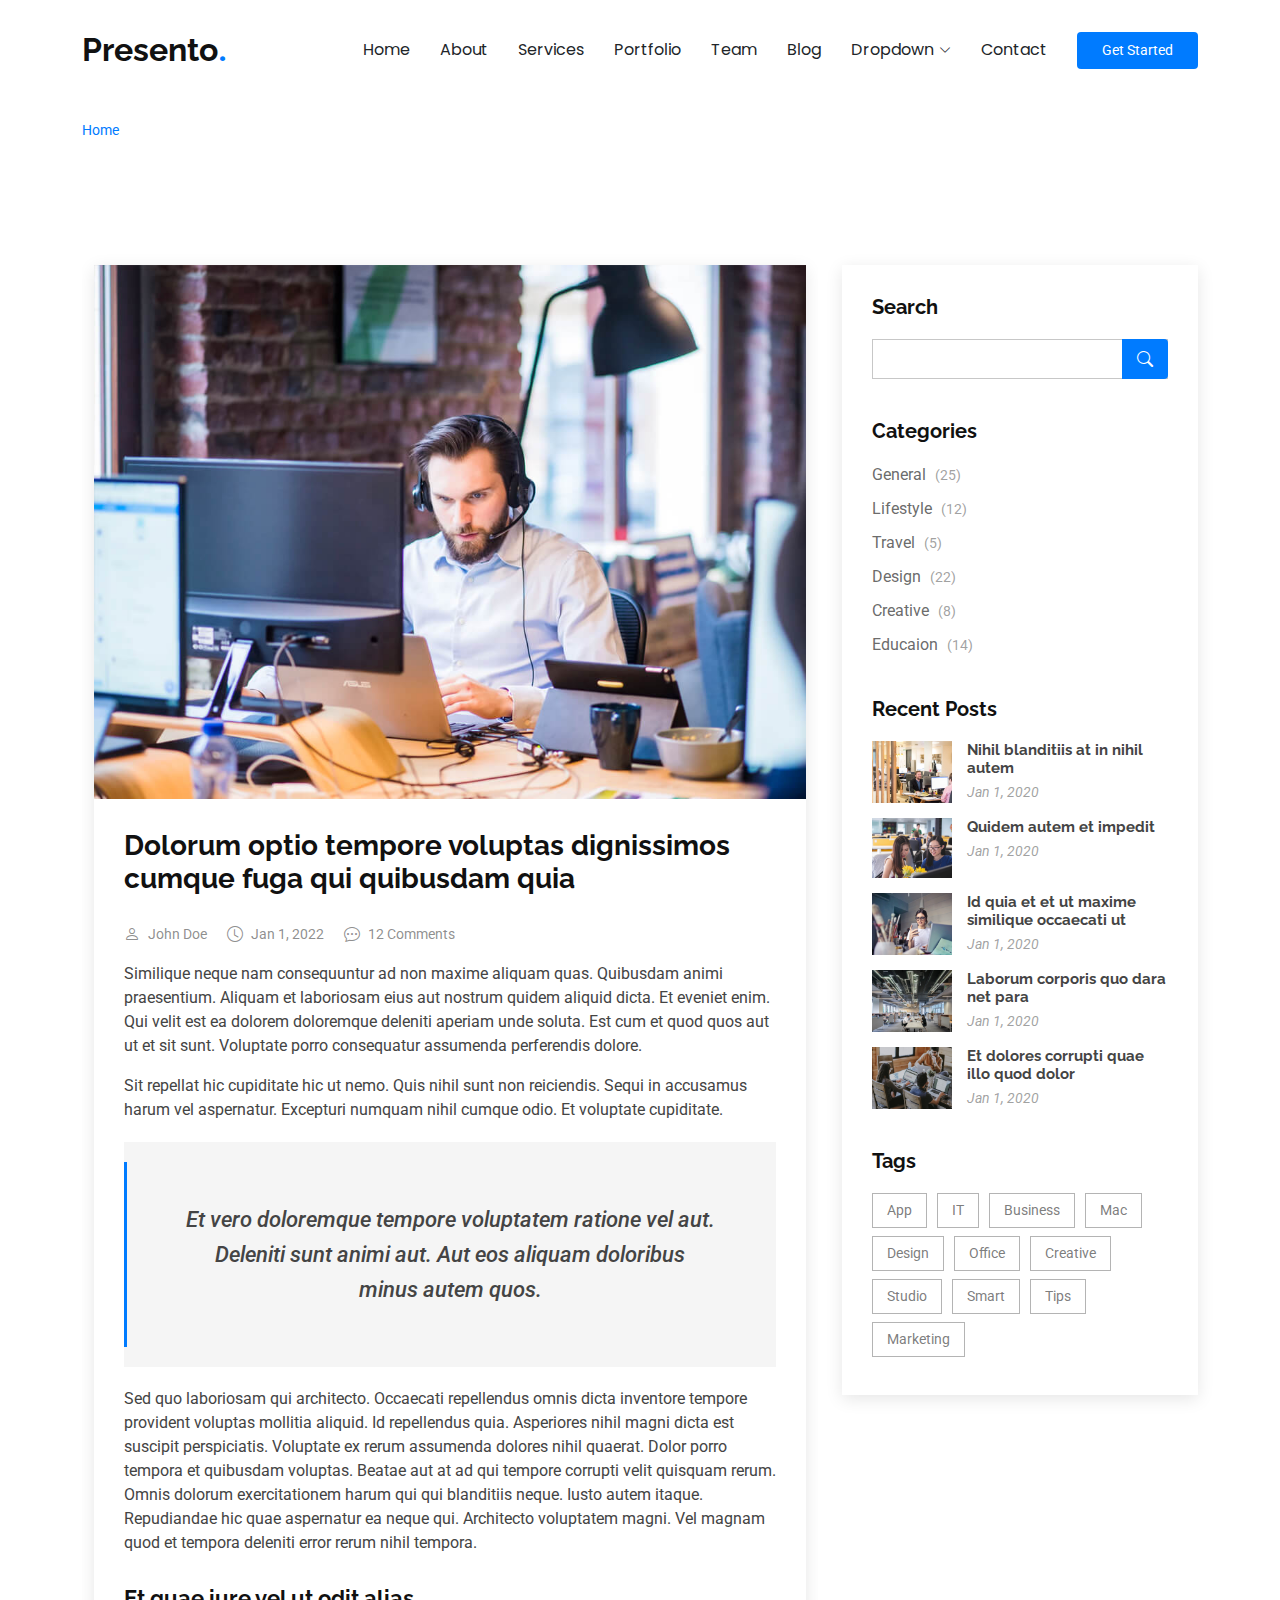
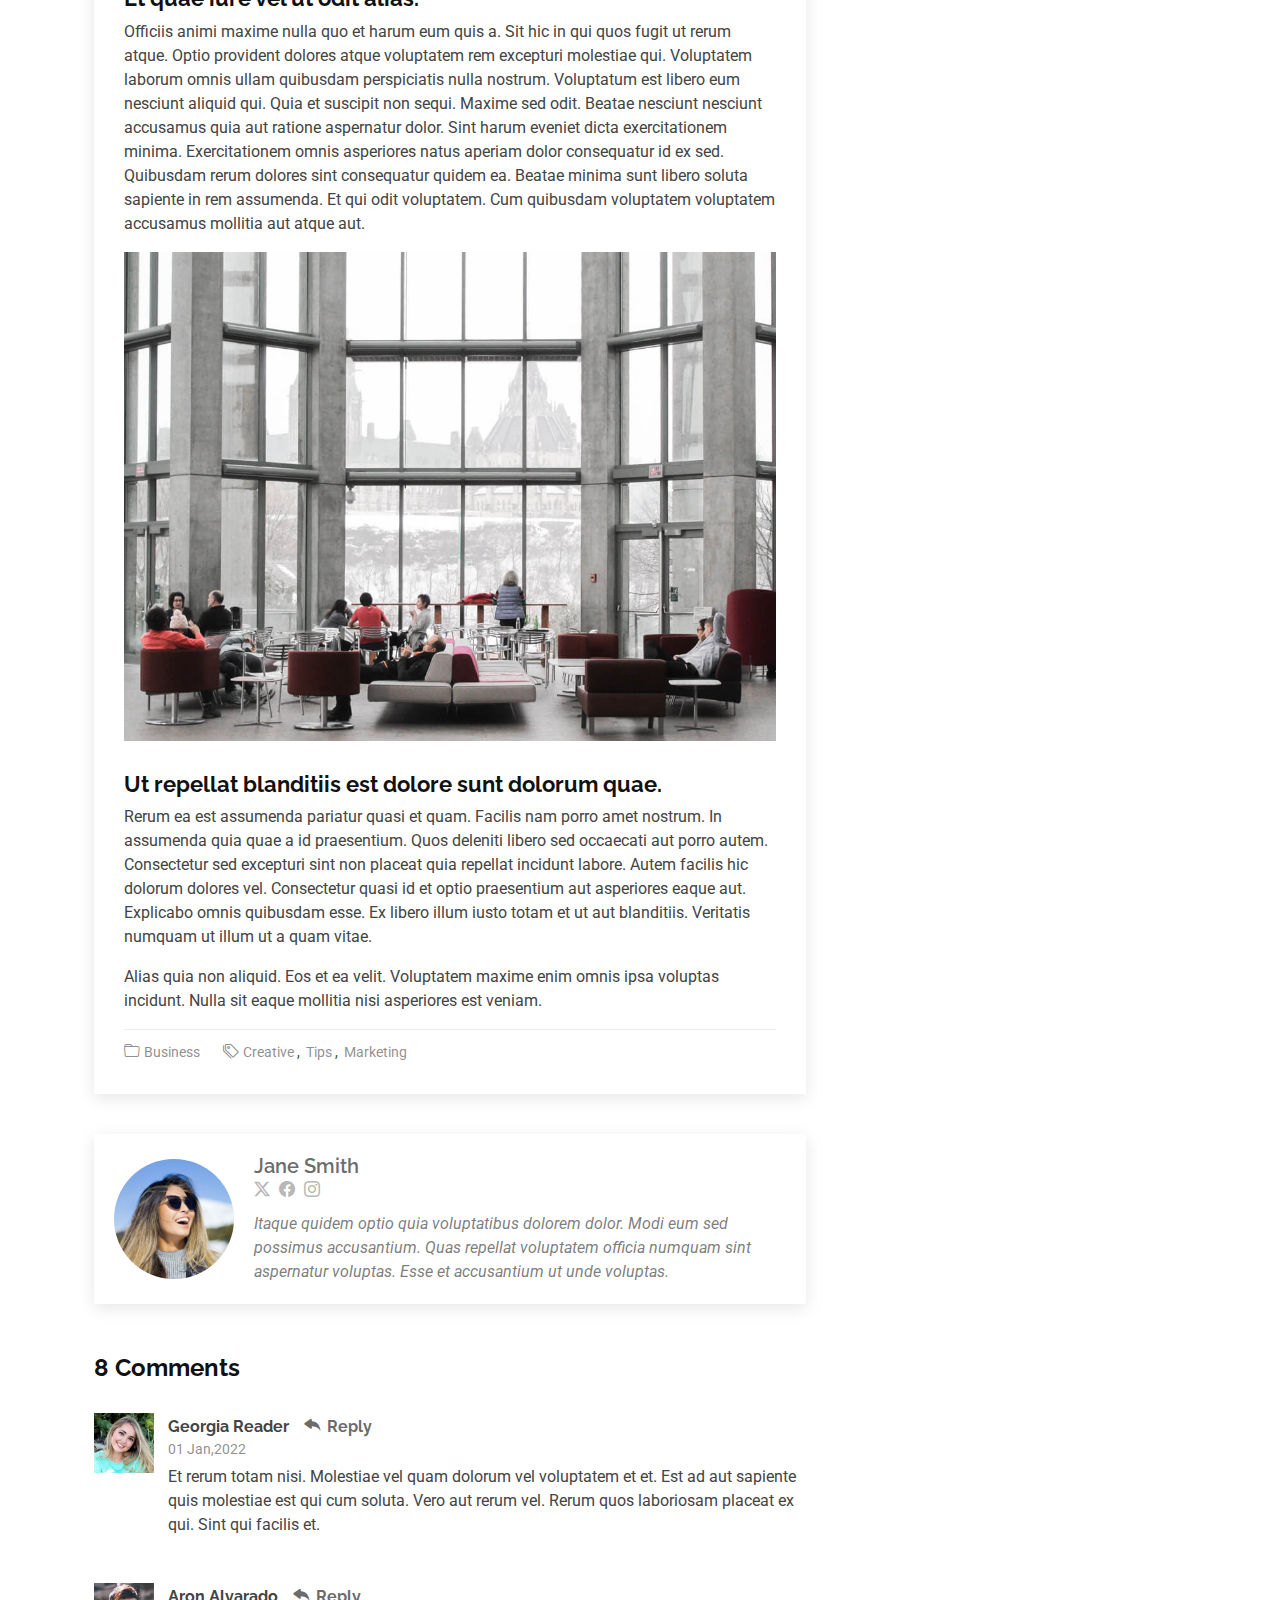
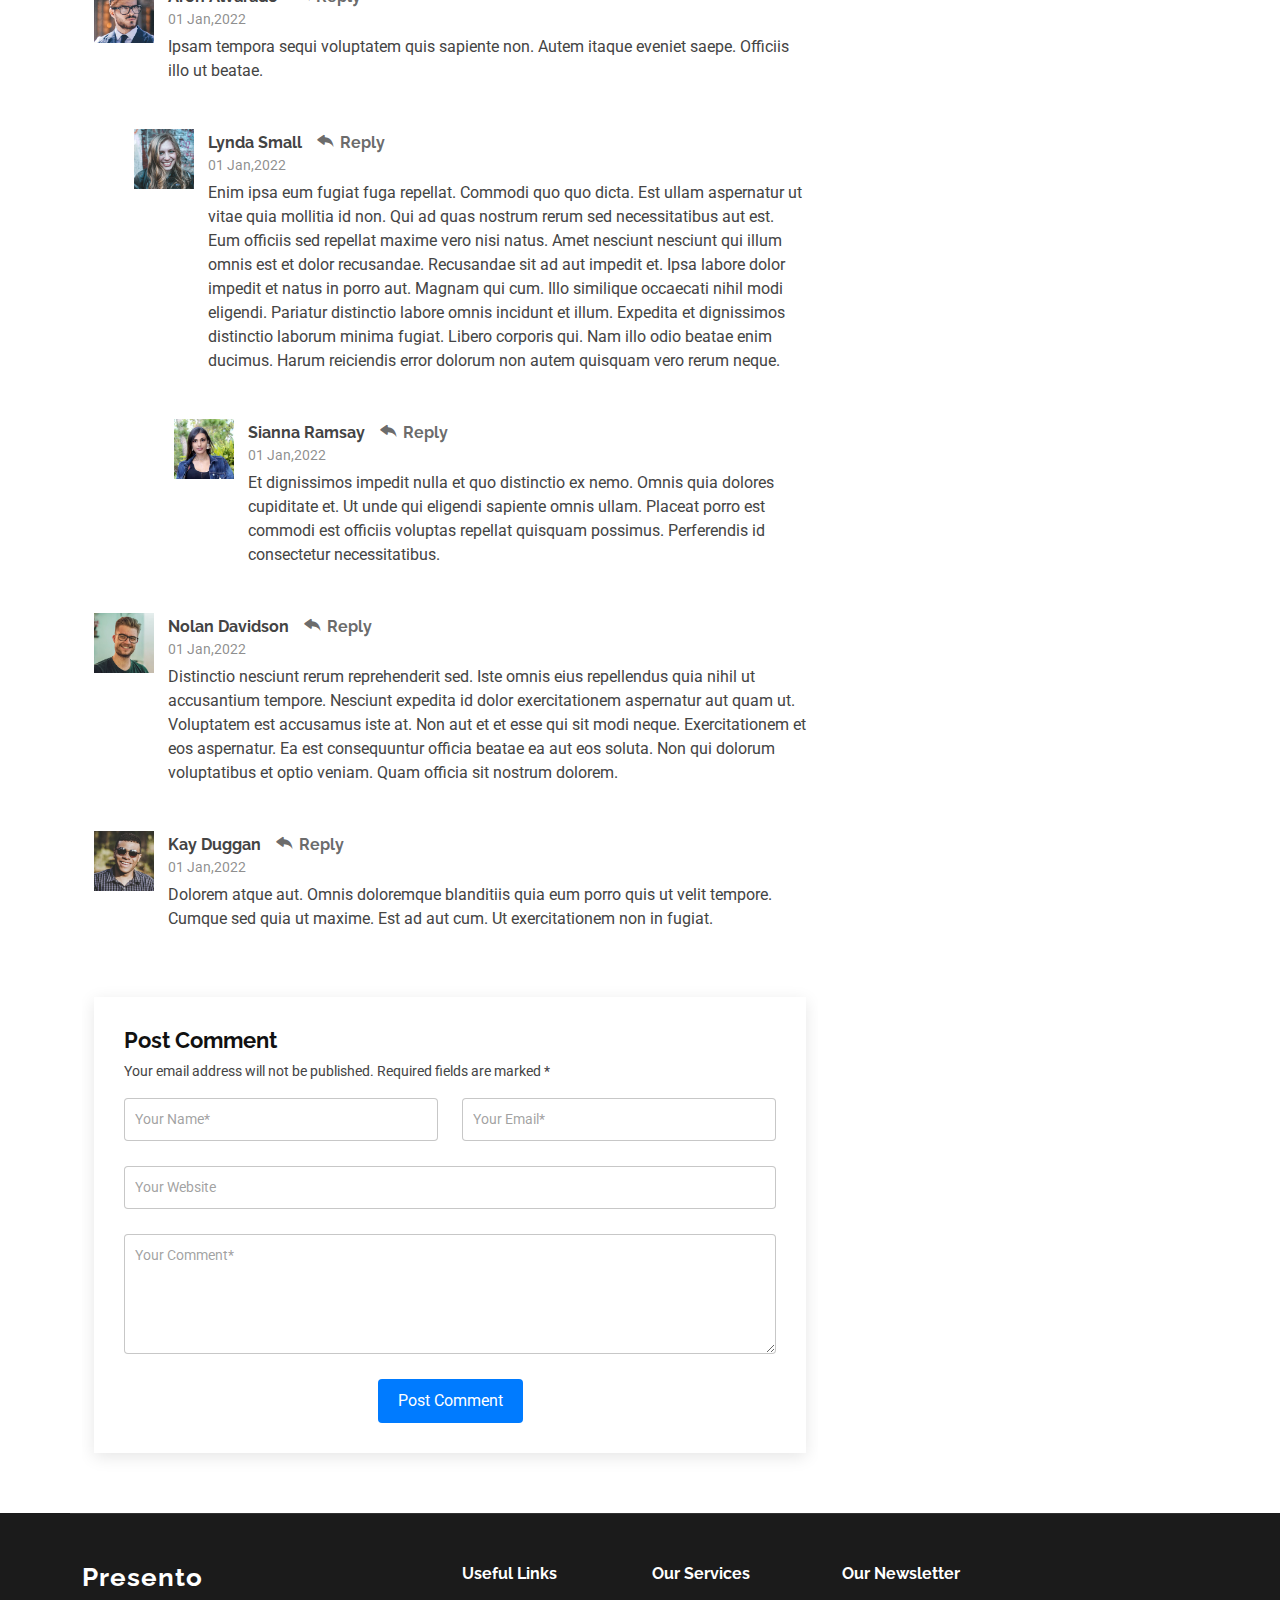
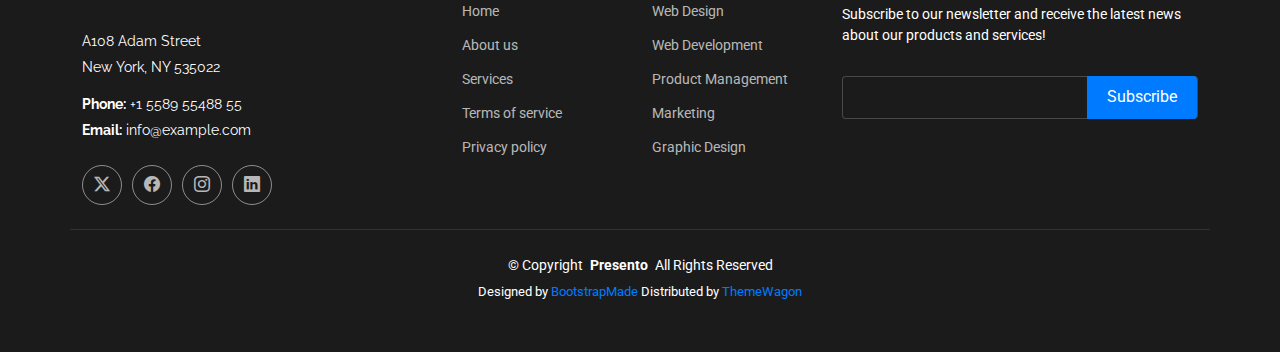
<file: frontend/temp_user/blog-details.html>
<!DOCTYPE html>
<html lang="en">

<head>
  <meta charset="utf-8">
  <meta content="width=device-width, initial-scale=1.0" name="viewport">
  <title>Blog Details - Presento Bootstrap Template</title>
  <meta name="description" content="">
  <meta name="keywords" content="">

  <!-- Favicons -->
  <link href="assets/img/favicon.png" rel="icon">
  <link href="assets/img/apple-touch-icon.png" rel="apple-touch-icon">

  <!-- Fonts -->
  <link href="https://fonts.googleapis.com" rel="preconnect">
  <link href="https://fonts.gstatic.com" rel="preconnect" crossorigin>
  <link href="https://fonts.googleapis.com/css2?family=Roboto:ital,wght@0,100;0,300;0,400;0,500;0,700;0,900;1,100;1,300;1,400;1,500;1,700;1,900&family=Poppins:ital,wght@0,100;0,200;0,300;0,400;0,500;0,600;0,700;0,800;0,900;1,100;1,200;1,300;1,400;1,500;1,600;1,700;1,800;1,900&family=Raleway:ital,wght@0,100;0,200;0,300;0,400;0,500;0,600;0,700;0,800;0,900;1,100;1,200;1,300;1,400;1,500;1,600;1,700;1,800;1,900&display=swap" rel="stylesheet">

  <!-- Vendor CSS Files -->
  <link href="assets/vendor/bootstrap/css/bootstrap.min.css" rel="stylesheet">
  <link href="assets/vendor/bootstrap-icons/bootstrap-icons.css" rel="stylesheet">
  <link href="assets/vendor/aos/aos.css" rel="stylesheet">
  <link href="assets/vendor/glightbox/css/glightbox.min.css" rel="stylesheet">
  <link href="assets/vendor/swiper/swiper-bundle.min.css" rel="stylesheet">

  <!-- Main CSS File -->
  <link href="assets/css/main.css" rel="stylesheet">

  <!-- =======================================================
  * Template Name: Presento
  * Template URL: https://bootstrapmade.com/presento-bootstrap-corporate-template/
  * Updated: Aug 07 2024 with Bootstrap v5.3.3
  * Author: BootstrapMade.com
  * License: https://bootstrapmade.com/license/
  ======================================================== -->
</head>

<body class="blog-details-page">

  <header id="header" class="header d-flex align-items-center sticky-top">
    <div class="container-fluid container-xl position-relative d-flex align-items-center">

      <a href="index.html" class="logo d-flex align-items-center me-auto">
        <!-- Uncomment the line below if you also wish to use an image logo -->
        <!-- <img src="assets/img/logo.png" alt=""> -->
        <h1 class="sitename">Presento</h1>
        <span>.</span>
      </a>

      <nav id="navmenu" class="navmenu">
        <ul>
          <li><a href="#hero">Home<br></a></li>
          <li><a href="#about">About</a></li>
          <li><a href="#services">Services</a></li>
          <li><a href="#portfolio">Portfolio</a></li>
          <li><a href="#team">Team</a></li>
          <li><a href="blog.html">Blog</a></li>
          <li class="dropdown"><a href="#"><span>Dropdown</span> <i class="bi bi-chevron-down toggle-dropdown"></i></a>
            <ul>
              <li><a href="#">Dropdown 1</a></li>
              <li class="dropdown"><a href="#"><span>Deep Dropdown</span> <i class="bi bi-chevron-down toggle-dropdown"></i></a>
                <ul>
                  <li><a href="#">Deep Dropdown 1</a></li>
                  <li><a href="#">Deep Dropdown 2</a></li>
                  <li><a href="#">Deep Dropdown 3</a></li>
                  <li><a href="#">Deep Dropdown 4</a></li>
                  <li><a href="#">Deep Dropdown 5</a></li>
                </ul>
              </li>
              <li><a href="#">Dropdown 2</a></li>
              <li><a href="#">Dropdown 3</a></li>
              <li><a href="#">Dropdown 4</a></li>
            </ul>
          </li>
          <li><a href="#contact">Contact</a></li>
        </ul>
        <i class="mobile-nav-toggle d-xl-none bi bi-list"></i>
      </nav>

      <a class="btn-getstarted" href="index.html#about">Get Started</a>

    </div>
  </header>

  <main class="main">

    <!-- Page Title -->
    <div class="page-title dark-background">
      <div class="container">
        <nav class="breadcrumbs">
          <ol>
            <li><a href="index.html">Home</a></li>
            <li class="current">Blog Details</li>
          </ol>
        </nav>
        <h1>Blog Details</h1>
      </div>
    </div><!-- End Page Title -->

    <div class="container">
      <div class="row">

        <div class="col-lg-8">

          <!-- Blog Details Section -->
          <section id="blog-details" class="blog-details section">
            <div class="container">

              <article class="article">

                <div class="post-img">
                  <img src="assets/img/blog/blog-1.jpg" alt="" class="img-fluid">
                </div>

                <h2 class="title">Dolorum optio tempore voluptas dignissimos cumque fuga qui quibusdam quia</h2>

                <div class="meta-top">
                  <ul>
                    <li class="d-flex align-items-center"><i class="bi bi-person"></i> <a href="blog-details.html">John Doe</a></li>
                    <li class="d-flex align-items-center"><i class="bi bi-clock"></i> <a href="blog-details.html"><time datetime="2020-01-01">Jan 1, 2022</time></a></li>
                    <li class="d-flex align-items-center"><i class="bi bi-chat-dots"></i> <a href="blog-details.html">12 Comments</a></li>
                  </ul>
                </div><!-- End meta top -->

                <div class="content">
                  <p>
                    Similique neque nam consequuntur ad non maxime aliquam quas. Quibusdam animi praesentium. Aliquam et laboriosam eius aut nostrum quidem aliquid dicta.
                    Et eveniet enim. Qui velit est ea dolorem doloremque deleniti aperiam unde soluta. Est cum et quod quos aut ut et sit sunt. Voluptate porro consequatur assumenda perferendis dolore.
                  </p>

                  <p>
                    Sit repellat hic cupiditate hic ut nemo. Quis nihil sunt non reiciendis. Sequi in accusamus harum vel aspernatur. Excepturi numquam nihil cumque odio. Et voluptate cupiditate.
                  </p>

                  <blockquote>
                    <p>
                      Et vero doloremque tempore voluptatem ratione vel aut. Deleniti sunt animi aut. Aut eos aliquam doloribus minus autem quos.
                    </p>
                  </blockquote>

                  <p>
                    Sed quo laboriosam qui architecto. Occaecati repellendus omnis dicta inventore tempore provident voluptas mollitia aliquid. Id repellendus quia. Asperiores nihil magni dicta est suscipit perspiciatis. Voluptate ex rerum assumenda dolores nihil quaerat.
                    Dolor porro tempora et quibusdam voluptas. Beatae aut at ad qui tempore corrupti velit quisquam rerum. Omnis dolorum exercitationem harum qui qui blanditiis neque.
                    Iusto autem itaque. Repudiandae hic quae aspernatur ea neque qui. Architecto voluptatem magni. Vel magnam quod et tempora deleniti error rerum nihil tempora.
                  </p>

                  <h3>Et quae iure vel ut odit alias.</h3>
                  <p>
                    Officiis animi maxime nulla quo et harum eum quis a. Sit hic in qui quos fugit ut rerum atque. Optio provident dolores atque voluptatem rem excepturi molestiae qui. Voluptatem laborum omnis ullam quibusdam perspiciatis nulla nostrum. Voluptatum est libero eum nesciunt aliquid qui.
                    Quia et suscipit non sequi. Maxime sed odit. Beatae nesciunt nesciunt accusamus quia aut ratione aspernatur dolor. Sint harum eveniet dicta exercitationem minima. Exercitationem omnis asperiores natus aperiam dolor consequatur id ex sed. Quibusdam rerum dolores sint consequatur quidem ea.
                    Beatae minima sunt libero soluta sapiente in rem assumenda. Et qui odit voluptatem. Cum quibusdam voluptatem voluptatem accusamus mollitia aut atque aut.
                  </p>
                  <img src="assets/img/blog/blog-inside-post.jpg" class="img-fluid" alt="">

                  <h3>Ut repellat blanditiis est dolore sunt dolorum quae.</h3>
                  <p>
                    Rerum ea est assumenda pariatur quasi et quam. Facilis nam porro amet nostrum. In assumenda quia quae a id praesentium. Quos deleniti libero sed occaecati aut porro autem. Consectetur sed excepturi sint non placeat quia repellat incidunt labore. Autem facilis hic dolorum dolores vel.
                    Consectetur quasi id et optio praesentium aut asperiores eaque aut. Explicabo omnis quibusdam esse. Ex libero illum iusto totam et ut aut blanditiis. Veritatis numquam ut illum ut a quam vitae.
                  </p>
                  <p>
                    Alias quia non aliquid. Eos et ea velit. Voluptatem maxime enim omnis ipsa voluptas incidunt. Nulla sit eaque mollitia nisi asperiores est veniam.
                  </p>

                </div><!-- End post content -->

                <div class="meta-bottom">
                  <i class="bi bi-folder"></i>
                  <ul class="cats">
                    <li><a href="#">Business</a></li>
                  </ul>

                  <i class="bi bi-tags"></i>
                  <ul class="tags">
                    <li><a href="#">Creative</a></li>
                    <li><a href="#">Tips</a></li>
                    <li><a href="#">Marketing</a></li>
                  </ul>
                </div><!-- End meta bottom -->

              </article>

            </div>
          </section><!-- /Blog Details Section -->

          <!-- Blog Author Section -->
          <section id="blog-author" class="blog-author section">

            <div class="container">
              <div class="author-container d-flex align-items-center">
                <img src="assets/img/blog/blog-author.jpg" class="rounded-circle flex-shrink-0" alt="">
                <div>
                  <h4>Jane Smith</h4>
                  <div class="social-links">
                    <a href="https://x.com/#"><i class="bi bi-twitter-x"></i></a>
                    <a href="https://facebook.com/#"><i class="bi bi-facebook"></i></a>
                    <a href="https://instagram.com/#"><i class="biu bi-instagram"></i></a>
                  </div>
                  <p>
                    Itaque quidem optio quia voluptatibus dolorem dolor. Modi eum sed possimus accusantium. Quas repellat voluptatem officia numquam sint aspernatur voluptas. Esse et accusantium ut unde voluptas.
                  </p>
                </div>
              </div>
            </div>

          </section><!-- /Blog Author Section -->

          <!-- Blog Comments Section -->
          <section id="blog-comments" class="blog-comments section">

            <div class="container">

              <h4 class="comments-count">8 Comments</h4>

              <div id="comment-1" class="comment">
                <div class="d-flex">
                  <div class="comment-img"><img src="assets/img/blog/comments-1.jpg" alt=""></div>
                  <div>
                    <h5><a href="">Georgia Reader</a> <a href="#" class="reply"><i class="bi bi-reply-fill"></i> Reply</a></h5>
                    <time datetime="2020-01-01">01 Jan,2022</time>
                    <p>
                      Et rerum totam nisi. Molestiae vel quam dolorum vel voluptatem et et. Est ad aut sapiente quis molestiae est qui cum soluta.
                      Vero aut rerum vel. Rerum quos laboriosam placeat ex qui. Sint qui facilis et.
                    </p>
                  </div>
                </div>
              </div><!-- End comment #1 -->

              <div id="comment-2" class="comment">
                <div class="d-flex">
                  <div class="comment-img"><img src="assets/img/blog/comments-2.jpg" alt=""></div>
                  <div>
                    <h5><a href="">Aron Alvarado</a> <a href="#" class="reply"><i class="bi bi-reply-fill"></i> Reply</a></h5>
                    <time datetime="2020-01-01">01 Jan,2022</time>
                    <p>
                      Ipsam tempora sequi voluptatem quis sapiente non. Autem itaque eveniet saepe. Officiis illo ut beatae.
                    </p>
                  </div>
                </div>

                <div id="comment-reply-1" class="comment comment-reply">
                  <div class="d-flex">
                    <div class="comment-img"><img src="assets/img/blog/comments-3.jpg" alt=""></div>
                    <div>
                      <h5><a href="">Lynda Small</a> <a href="#" class="reply"><i class="bi bi-reply-fill"></i> Reply</a></h5>
                      <time datetime="2020-01-01">01 Jan,2022</time>
                      <p>
                        Enim ipsa eum fugiat fuga repellat. Commodi quo quo dicta. Est ullam aspernatur ut vitae quia mollitia id non. Qui ad quas nostrum rerum sed necessitatibus aut est. Eum officiis sed repellat maxime vero nisi natus. Amet nesciunt nesciunt qui illum omnis est et dolor recusandae.

                        Recusandae sit ad aut impedit et. Ipsa labore dolor impedit et natus in porro aut. Magnam qui cum. Illo similique occaecati nihil modi eligendi. Pariatur distinctio labore omnis incidunt et illum. Expedita et dignissimos distinctio laborum minima fugiat.

                        Libero corporis qui. Nam illo odio beatae enim ducimus. Harum reiciendis error dolorum non autem quisquam vero rerum neque.
                      </p>
                    </div>
                  </div>

                  <div id="comment-reply-2" class="comment comment-reply">
                    <div class="d-flex">
                      <div class="comment-img"><img src="assets/img/blog/comments-4.jpg" alt=""></div>
                      <div>
                        <h5><a href="">Sianna Ramsay</a> <a href="#" class="reply"><i class="bi bi-reply-fill"></i> Reply</a></h5>
                        <time datetime="2020-01-01">01 Jan,2022</time>
                        <p>
                          Et dignissimos impedit nulla et quo distinctio ex nemo. Omnis quia dolores cupiditate et. Ut unde qui eligendi sapiente omnis ullam. Placeat porro est commodi est officiis voluptas repellat quisquam possimus. Perferendis id consectetur necessitatibus.
                        </p>
                      </div>
                    </div>

                  </div><!-- End comment reply #2-->

                </div><!-- End comment reply #1-->

              </div><!-- End comment #2-->

              <div id="comment-3" class="comment">
                <div class="d-flex">
                  <div class="comment-img"><img src="assets/img/blog/comments-5.jpg" alt=""></div>
                  <div>
                    <h5><a href="">Nolan Davidson</a> <a href="#" class="reply"><i class="bi bi-reply-fill"></i> Reply</a></h5>
                    <time datetime="2020-01-01">01 Jan,2022</time>
                    <p>
                      Distinctio nesciunt rerum reprehenderit sed. Iste omnis eius repellendus quia nihil ut accusantium tempore. Nesciunt expedita id dolor exercitationem aspernatur aut quam ut. Voluptatem est accusamus iste at.
                      Non aut et et esse qui sit modi neque. Exercitationem et eos aspernatur. Ea est consequuntur officia beatae ea aut eos soluta. Non qui dolorum voluptatibus et optio veniam. Quam officia sit nostrum dolorem.
                    </p>
                  </div>
                </div>

              </div><!-- End comment #3 -->

              <div id="comment-4" class="comment">
                <div class="d-flex">
                  <div class="comment-img"><img src="assets/img/blog/comments-6.jpg" alt=""></div>
                  <div>
                    <h5><a href="">Kay Duggan</a> <a href="#" class="reply"><i class="bi bi-reply-fill"></i> Reply</a></h5>
                    <time datetime="2020-01-01">01 Jan,2022</time>
                    <p>
                      Dolorem atque aut. Omnis doloremque blanditiis quia eum porro quis ut velit tempore. Cumque sed quia ut maxime. Est ad aut cum. Ut exercitationem non in fugiat.
                    </p>
                  </div>
                </div>

              </div><!-- End comment #4 -->

            </div>

          </section><!-- /Blog Comments Section -->

          <!-- Comment Form Section -->
          <section id="comment-form" class="comment-form section">
            <div class="container">

              <form action="">

                <h4>Post Comment</h4>
                <p>Your email address will not be published. Required fields are marked * </p>
                <div class="row">
                  <div class="col-md-6 form-group">
                    <input name="name" type="text" class="form-control" placeholder="Your Name*">
                  </div>
                  <div class="col-md-6 form-group">
                    <input name="email" type="text" class="form-control" placeholder="Your Email*">
                  </div>
                </div>
                <div class="row">
                  <div class="col form-group">
                    <input name="website" type="text" class="form-control" placeholder="Your Website">
                  </div>
                </div>
                <div class="row">
                  <div class="col form-group">
                    <textarea name="comment" class="form-control" placeholder="Your Comment*"></textarea>
                  </div>
                </div>

                <div class="text-center">
                  <button type="submit" class="btn btn-primary">Post Comment</button>
                </div>

              </form>

            </div>
          </section><!-- /Comment Form Section -->

        </div>

        <div class="col-lg-4 sidebar">

          <div class="widgets-container">

            <!-- Search Widget -->
            <div class="search-widget widget-item">

              <h3 class="widget-title">Search</h3>
              <form action="">
                <input type="text">
                <button type="submit" title="Search"><i class="bi bi-search"></i></button>
              </form>

            </div><!--/Search Widget -->

            <!-- Categories Widget -->
            <div class="categories-widget widget-item">

              <h3 class="widget-title">Categories</h3>
              <ul class="mt-3">
                <li><a href="#">General <span>(25)</span></a></li>
                <li><a href="#">Lifestyle <span>(12)</span></a></li>
                <li><a href="#">Travel <span>(5)</span></a></li>
                <li><a href="#">Design <span>(22)</span></a></li>
                <li><a href="#">Creative <span>(8)</span></a></li>
                <li><a href="#">Educaion <span>(14)</span></a></li>
              </ul>

            </div><!--/Categories Widget -->

            <!-- Recent Posts Widget -->
            <div class="recent-posts-widget widget-item">

              <h3 class="widget-title">Recent Posts</h3>

              <div class="post-item">
                <img src="assets/img/blog/blog-recent-1.jpg" alt="" class="flex-shrink-0">
                <div>
                  <h4><a href="blog-details.html">Nihil blanditiis at in nihil autem</a></h4>
                  <time datetime="2020-01-01">Jan 1, 2020</time>
                </div>
              </div><!-- End recent post item-->

              <div class="post-item">
                <img src="assets/img/blog/blog-recent-2.jpg" alt="" class="flex-shrink-0">
                <div>
                  <h4><a href="blog-details.html">Quidem autem et impedit</a></h4>
                  <time datetime="2020-01-01">Jan 1, 2020</time>
                </div>
              </div><!-- End recent post item-->

              <div class="post-item">
                <img src="assets/img/blog/blog-recent-3.jpg" alt="" class="flex-shrink-0">
                <div>
                  <h4><a href="blog-details.html">Id quia et et ut maxime similique occaecati ut</a></h4>
                  <time datetime="2020-01-01">Jan 1, 2020</time>
                </div>
              </div><!-- End recent post item-->

              <div class="post-item">
                <img src="assets/img/blog/blog-recent-4.jpg" alt="" class="flex-shrink-0">
                <div>
                  <h4><a href="blog-details.html">Laborum corporis quo dara net para</a></h4>
                  <time datetime="2020-01-01">Jan 1, 2020</time>
                </div>
              </div><!-- End recent post item-->

              <div class="post-item">
                <img src="assets/img/blog/blog-recent-5.jpg" alt="" class="flex-shrink-0">
                <div>
                  <h4><a href="blog-details.html">Et dolores corrupti quae illo quod dolor</a></h4>
                  <time datetime="2020-01-01">Jan 1, 2020</time>
                </div>
              </div><!-- End recent post item-->

            </div><!--/Recent Posts Widget -->

            <!-- Tags Widget -->
            <div class="tags-widget widget-item">

              <h3 class="widget-title">Tags</h3>
              <ul>
                <li><a href="#">App</a></li>
                <li><a href="#">IT</a></li>
                <li><a href="#">Business</a></li>
                <li><a href="#">Mac</a></li>
                <li><a href="#">Design</a></li>
                <li><a href="#">Office</a></li>
                <li><a href="#">Creative</a></li>
                <li><a href="#">Studio</a></li>
                <li><a href="#">Smart</a></li>
                <li><a href="#">Tips</a></li>
                <li><a href="#">Marketing</a></li>
              </ul>

            </div><!--/Tags Widget -->

          </div>

        </div>

      </div>
    </div>

  </main>

  <footer id="footer" class="footer dark-background">

    <div class="container footer-top">
      <div class="row gy-4">
        <div class="col-lg-4 col-md-6 footer-about">
          <a href="index.html" class="logo d-flex align-items-center">
            <span class="sitename">Presento</span>
          </a>
          <div class="footer-contact pt-3">
            <p>A108 Adam Street</p>
            <p>New York, NY 535022</p>
            <p class="mt-3"><strong>Phone:</strong> <span>+1 5589 55488 55</span></p>
            <p><strong>Email:</strong> <span>info@example.com</span></p>
          </div>
          <div class="social-links d-flex mt-4">
            <a href=""><i class="bi bi-twitter-x"></i></a>
            <a href=""><i class="bi bi-facebook"></i></a>
            <a href=""><i class="bi bi-instagram"></i></a>
            <a href=""><i class="bi bi-linkedin"></i></a>
          </div>
        </div>

        <div class="col-lg-2 col-md-3 footer-links">
          <h4>Useful Links</h4>
          <ul>
            <li><a href="#">Home</a></li>
            <li><a href="#">About us</a></li>
            <li><a href="#">Services</a></li>
            <li><a href="#">Terms of service</a></li>
            <li><a href="#">Privacy policy</a></li>
          </ul>
        </div>

        <div class="col-lg-2 col-md-3 footer-links">
          <h4>Our Services</h4>
          <ul>
            <li><a href="#">Web Design</a></li>
            <li><a href="#">Web Development</a></li>
            <li><a href="#">Product Management</a></li>
            <li><a href="#">Marketing</a></li>
            <li><a href="#">Graphic Design</a></li>
          </ul>
        </div>

        <div class="col-lg-4 col-md-12 footer-newsletter">
          <h4>Our Newsletter</h4>
          <p>Subscribe to our newsletter and receive the latest news about our products and services!</p>
          <form action="forms/newsletter.php" method="post" class="php-email-form">
            <div class="newsletter-form"><input type="email" name="email"><input type="submit" value="Subscribe"></div>
            <div class="loading">Loading</div>
            <div class="error-message"></div>
            <div class="sent-message">Your subscription request has been sent. Thank you!</div>
          </form>
        </div>

      </div>
    </div>

    <div class="container copyright text-center mt-4">
      <p>© <span>Copyright</span> <strong class="px-1 sitename">Presento</strong> <span>All Rights Reserved</span></p>
      <div class="credits">
        <!-- All the links in the footer should remain intact. -->
        <!-- You can delete the links only if you've purchased the pro version. -->
        <!-- Licensing information: https://bootstrapmade.com/license/ -->
        <!-- Purchase the pro version with working PHP/AJAX contact form: [buy-url] -->
        Designed by <a href="https://bootstrapmade.com/">BootstrapMade</a> Distributed by <a href=“https://themewagon.com>ThemeWagon
      </div>
    </div>

  </footer>

  <!-- Scroll Top -->
  <a href="#" id="scroll-top" class="scroll-top d-flex align-items-center justify-content-center"><i class="bi bi-arrow-up-short"></i></a>

  <!-- Vendor JS Files -->
  <script src="assets/vendor/bootstrap/js/bootstrap.bundle.min.js"></script>
  <script src="assets/vendor/php-email-form/validate.js"></script>
  <script src="assets/vendor/aos/aos.js"></script>
  <script src="assets/vendor/glightbox/js/glightbox.min.js"></script>
  <script src="assets/vendor/swiper/swiper-bundle.min.js"></script>
  <script src="assets/vendor/purecounter/purecounter_vanilla.js"></script>
  <script src="assets/vendor/imagesloaded/imagesloaded.pkgd.min.js"></script>
  <script src="assets/vendor/isotope-layout/isotope.pkgd.min.js"></script>

  <!-- Main JS File -->
  <script src="assets/js/main.js"></script>

</body>

</html>
</file>
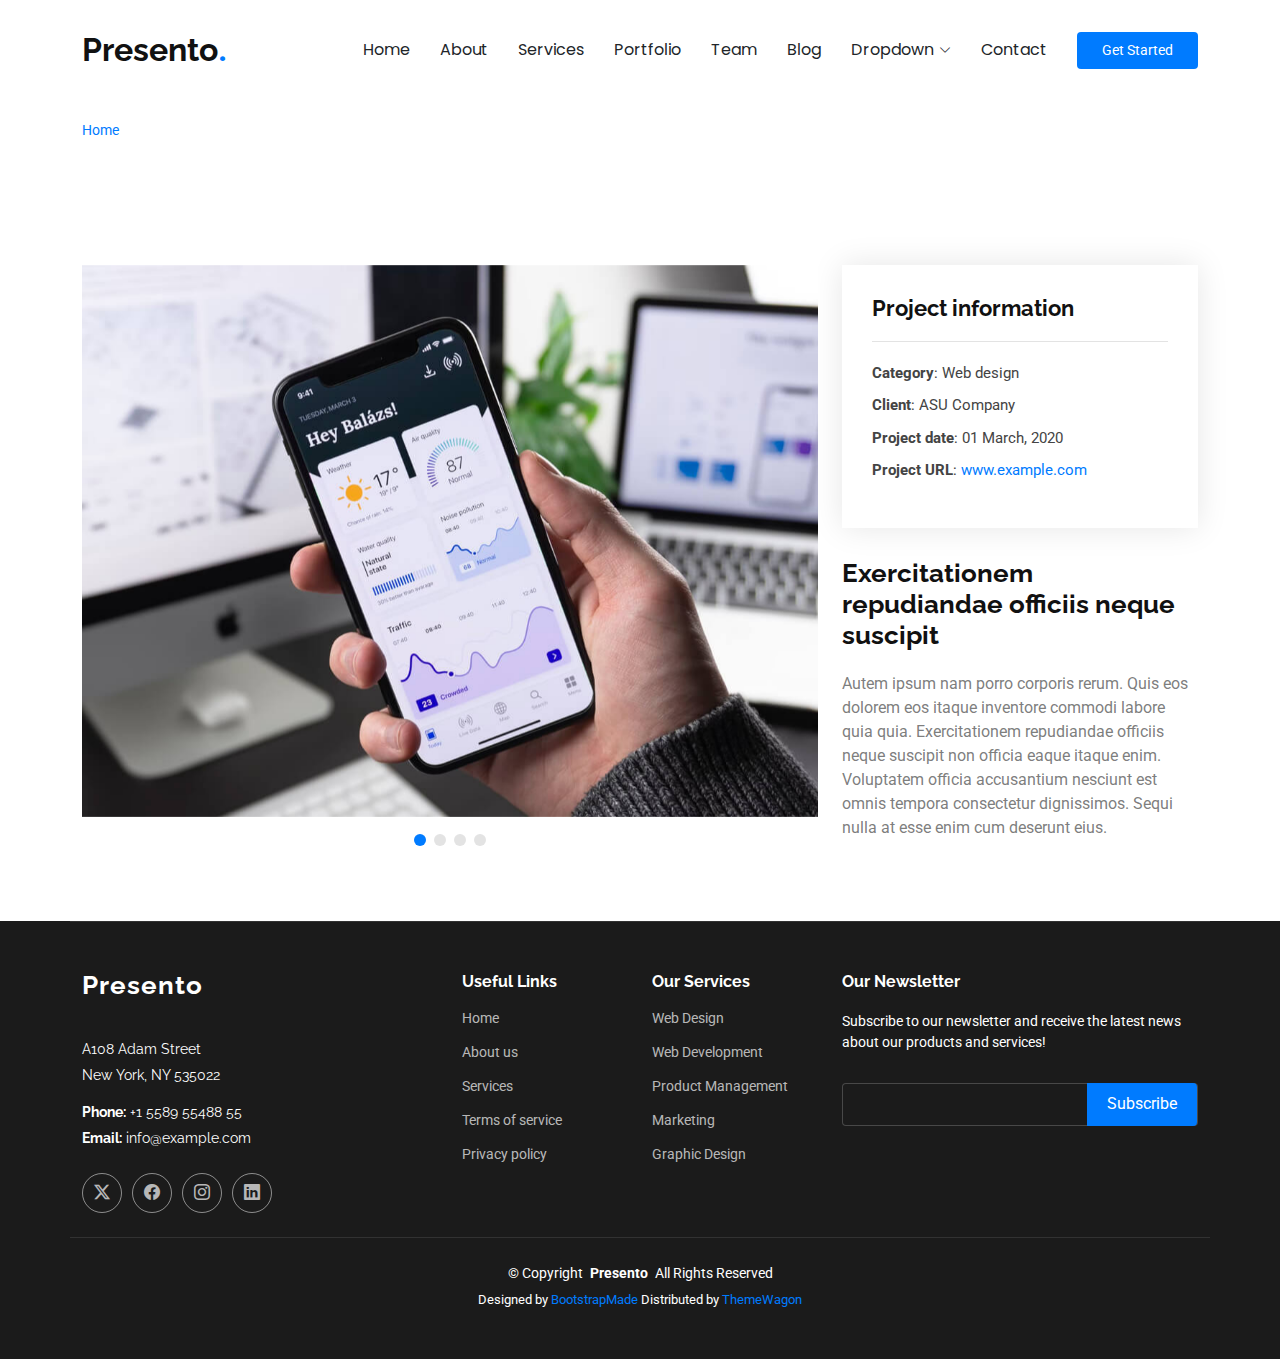
<file: frontend/temp_user/portfolio-details.html>
<!DOCTYPE html>
<html lang="en">

<head>
  <meta charset="utf-8">
  <meta content="width=device-width, initial-scale=1.0" name="viewport">
  <title>Portfolio Details - Presento Bootstrap Template</title>
  <meta name="description" content="">
  <meta name="keywords" content="">

  <!-- Favicons -->
  <link href="assets/img/favicon.png" rel="icon">
  <link href="assets/img/apple-touch-icon.png" rel="apple-touch-icon">

  <!-- Fonts -->
  <link href="https://fonts.googleapis.com" rel="preconnect">
  <link href="https://fonts.gstatic.com" rel="preconnect" crossorigin>
  <link href="https://fonts.googleapis.com/css2?family=Roboto:ital,wght@0,100;0,300;0,400;0,500;0,700;0,900;1,100;1,300;1,400;1,500;1,700;1,900&family=Poppins:ital,wght@0,100;0,200;0,300;0,400;0,500;0,600;0,700;0,800;0,900;1,100;1,200;1,300;1,400;1,500;1,600;1,700;1,800;1,900&family=Raleway:ital,wght@0,100;0,200;0,300;0,400;0,500;0,600;0,700;0,800;0,900;1,100;1,200;1,300;1,400;1,500;1,600;1,700;1,800;1,900&display=swap" rel="stylesheet">

  <!-- Vendor CSS Files -->
  <link href="assets/vendor/bootstrap/css/bootstrap.min.css" rel="stylesheet">
  <link href="assets/vendor/bootstrap-icons/bootstrap-icons.css" rel="stylesheet">
  <link href="assets/vendor/aos/aos.css" rel="stylesheet">
  <link href="assets/vendor/glightbox/css/glightbox.min.css" rel="stylesheet">
  <link href="assets/vendor/swiper/swiper-bundle.min.css" rel="stylesheet">

  <!-- Main CSS File -->
  <link href="assets/css/main.css" rel="stylesheet">

  <!-- =======================================================
  * Template Name: Presento
  * Template URL: https://bootstrapmade.com/presento-bootstrap-corporate-template/
  * Updated: Aug 07 2024 with Bootstrap v5.3.3
  * Author: BootstrapMade.com
  * License: https://bootstrapmade.com/license/
  ======================================================== -->
</head>

<body class="portfolio-details-page">

  <header id="header" class="header d-flex align-items-center sticky-top">
    <div class="container-fluid container-xl position-relative d-flex align-items-center">

      <a href="index.html" class="logo d-flex align-items-center me-auto">
        <!-- Uncomment the line below if you also wish to use an image logo -->
        <!-- <img src="assets/img/logo.png" alt=""> -->
        <h1 class="sitename">Presento</h1>
        <span>.</span>
      </a>

      <nav id="navmenu" class="navmenu">
        <ul>
          <li><a href="#hero">Home<br></a></li>
          <li><a href="#about">About</a></li>
          <li><a href="#services">Services</a></li>
          <li><a href="#portfolio">Portfolio</a></li>
          <li><a href="#team">Team</a></li>
          <li><a href="blog.html">Blog</a></li>
          <li class="dropdown"><a href="#"><span>Dropdown</span> <i class="bi bi-chevron-down toggle-dropdown"></i></a>
            <ul>
              <li><a href="#">Dropdown 1</a></li>
              <li class="dropdown"><a href="#"><span>Deep Dropdown</span> <i class="bi bi-chevron-down toggle-dropdown"></i></a>
                <ul>
                  <li><a href="#">Deep Dropdown 1</a></li>
                  <li><a href="#">Deep Dropdown 2</a></li>
                  <li><a href="#">Deep Dropdown 3</a></li>
                  <li><a href="#">Deep Dropdown 4</a></li>
                  <li><a href="#">Deep Dropdown 5</a></li>
                </ul>
              </li>
              <li><a href="#">Dropdown 2</a></li>
              <li><a href="#">Dropdown 3</a></li>
              <li><a href="#">Dropdown 4</a></li>
            </ul>
          </li>
          <li><a href="#contact">Contact</a></li>
        </ul>
        <i class="mobile-nav-toggle d-xl-none bi bi-list"></i>
      </nav>

      <a class="btn-getstarted" href="index.html#about">Get Started</a>

    </div>
  </header>

  <main class="main">

    <!-- Page Title -->
    <div class="page-title dark-background">
      <div class="container">
        <nav class="breadcrumbs">
          <ol>
            <li><a href="index.html">Home</a></li>
            <li class="current">Portfolio Details</li>
          </ol>
        </nav>
        <h1>Portfolio Details</h1>
      </div>
    </div><!-- End Page Title -->

    <!-- Portfolio Details Section -->
    <section id="portfolio-details" class="portfolio-details section">

      <div class="container" data-aos="fade-up" data-aos-delay="100">

        <div class="row gy-4">

          <div class="col-lg-8">
            <div class="portfolio-details-slider swiper init-swiper">

              <script type="application/json" class="swiper-config">
                {
                  "loop": true,
                  "speed": 600,
                  "autoplay": {
                    "delay": 5000
                  },
                  "slidesPerView": "auto",
                  "pagination": {
                    "el": ".swiper-pagination",
                    "type": "bullets",
                    "clickable": true
                  }
                }
              </script>

              <div class="swiper-wrapper align-items-center">

                <div class="swiper-slide">
                  <img src="assets/img/portfolio/app-1.jpg" alt="">
                </div>

                <div class="swiper-slide">
                  <img src="assets/img/portfolio/product-1.jpg" alt="">
                </div>

                <div class="swiper-slide">
                  <img src="assets/img/portfolio/branding-1.jpg" alt="">
                </div>

                <div class="swiper-slide">
                  <img src="assets/img/portfolio/books-1.jpg" alt="">
                </div>

              </div>
              <div class="swiper-pagination"></div>
            </div>
          </div>

          <div class="col-lg-4">
            <div class="portfolio-info" data-aos="fade-up" data-aos-delay="200">
              <h3>Project information</h3>
              <ul>
                <li><strong>Category</strong>: Web design</li>
                <li><strong>Client</strong>: ASU Company</li>
                <li><strong>Project date</strong>: 01 March, 2020</li>
                <li><strong>Project URL</strong>: <a href="#">www.example.com</a></li>
              </ul>
            </div>
            <div class="portfolio-description" data-aos="fade-up" data-aos-delay="300">
              <h2>Exercitationem repudiandae officiis neque suscipit</h2>
              <p>
                Autem ipsum nam porro corporis rerum. Quis eos dolorem eos itaque inventore commodi labore quia quia. Exercitationem repudiandae officiis neque suscipit non officia eaque itaque enim. Voluptatem officia accusantium nesciunt est omnis tempora consectetur dignissimos. Sequi nulla at esse enim cum deserunt eius.
              </p>
            </div>
          </div>

        </div>

      </div>

    </section><!-- /Portfolio Details Section -->

  </main>

  <footer id="footer" class="footer dark-background">

    <div class="container footer-top">
      <div class="row gy-4">
        <div class="col-lg-4 col-md-6 footer-about">
          <a href="index.html" class="logo d-flex align-items-center">
            <span class="sitename">Presento</span>
          </a>
          <div class="footer-contact pt-3">
            <p>A108 Adam Street</p>
            <p>New York, NY 535022</p>
            <p class="mt-3"><strong>Phone:</strong> <span>+1 5589 55488 55</span></p>
            <p><strong>Email:</strong> <span>info@example.com</span></p>
          </div>
          <div class="social-links d-flex mt-4">
            <a href=""><i class="bi bi-twitter-x"></i></a>
            <a href=""><i class="bi bi-facebook"></i></a>
            <a href=""><i class="bi bi-instagram"></i></a>
            <a href=""><i class="bi bi-linkedin"></i></a>
          </div>
        </div>

        <div class="col-lg-2 col-md-3 footer-links">
          <h4>Useful Links</h4>
          <ul>
            <li><a href="#">Home</a></li>
            <li><a href="#">About us</a></li>
            <li><a href="#">Services</a></li>
            <li><a href="#">Terms of service</a></li>
            <li><a href="#">Privacy policy</a></li>
          </ul>
        </div>

        <div class="col-lg-2 col-md-3 footer-links">
          <h4>Our Services</h4>
          <ul>
            <li><a href="#">Web Design</a></li>
            <li><a href="#">Web Development</a></li>
            <li><a href="#">Product Management</a></li>
            <li><a href="#">Marketing</a></li>
            <li><a href="#">Graphic Design</a></li>
          </ul>
        </div>

        <div class="col-lg-4 col-md-12 footer-newsletter">
          <h4>Our Newsletter</h4>
          <p>Subscribe to our newsletter and receive the latest news about our products and services!</p>
          <form action="forms/newsletter.php" method="post" class="php-email-form">
            <div class="newsletter-form"><input type="email" name="email"><input type="submit" value="Subscribe"></div>
            <div class="loading">Loading</div>
            <div class="error-message"></div>
            <div class="sent-message">Your subscription request has been sent. Thank you!</div>
          </form>
        </div>

      </div>
    </div>

    <div class="container copyright text-center mt-4">
      <p>© <span>Copyright</span> <strong class="px-1 sitename">Presento</strong> <span>All Rights Reserved</span></p>
      <div class="credits">
        <!-- All the links in the footer should remain intact. -->
        <!-- You can delete the links only if you've purchased the pro version. -->
        <!-- Licensing information: https://bootstrapmade.com/license/ -->
        <!-- Purchase the pro version with working PHP/AJAX contact form: [buy-url] -->
        Designed by <a href="https://bootstrapmade.com/">BootstrapMade</a> Distributed by <a href=“https://themewagon.com>ThemeWagon
      </div>
    </div>

  </footer>

  <!-- Scroll Top -->
  <a href="#" id="scroll-top" class="scroll-top d-flex align-items-center justify-content-center"><i class="bi bi-arrow-up-short"></i></a>

  <!-- Vendor JS Files -->
  <script src="assets/vendor/bootstrap/js/bootstrap.bundle.min.js"></script>
  <script src="assets/vendor/php-email-form/validate.js"></script>
  <script src="assets/vendor/aos/aos.js"></script>
  <script src="assets/vendor/glightbox/js/glightbox.min.js"></script>
  <script src="assets/vendor/swiper/swiper-bundle.min.js"></script>
  <script src="assets/vendor/purecounter/purecounter_vanilla.js"></script>
  <script src="assets/vendor/imagesloaded/imagesloaded.pkgd.min.js"></script>
  <script src="assets/vendor/isotope-layout/isotope.pkgd.min.js"></script>

  <!-- Main JS File -->
  <script src="assets/js/main.js"></script>

</body>

</html>
</file>
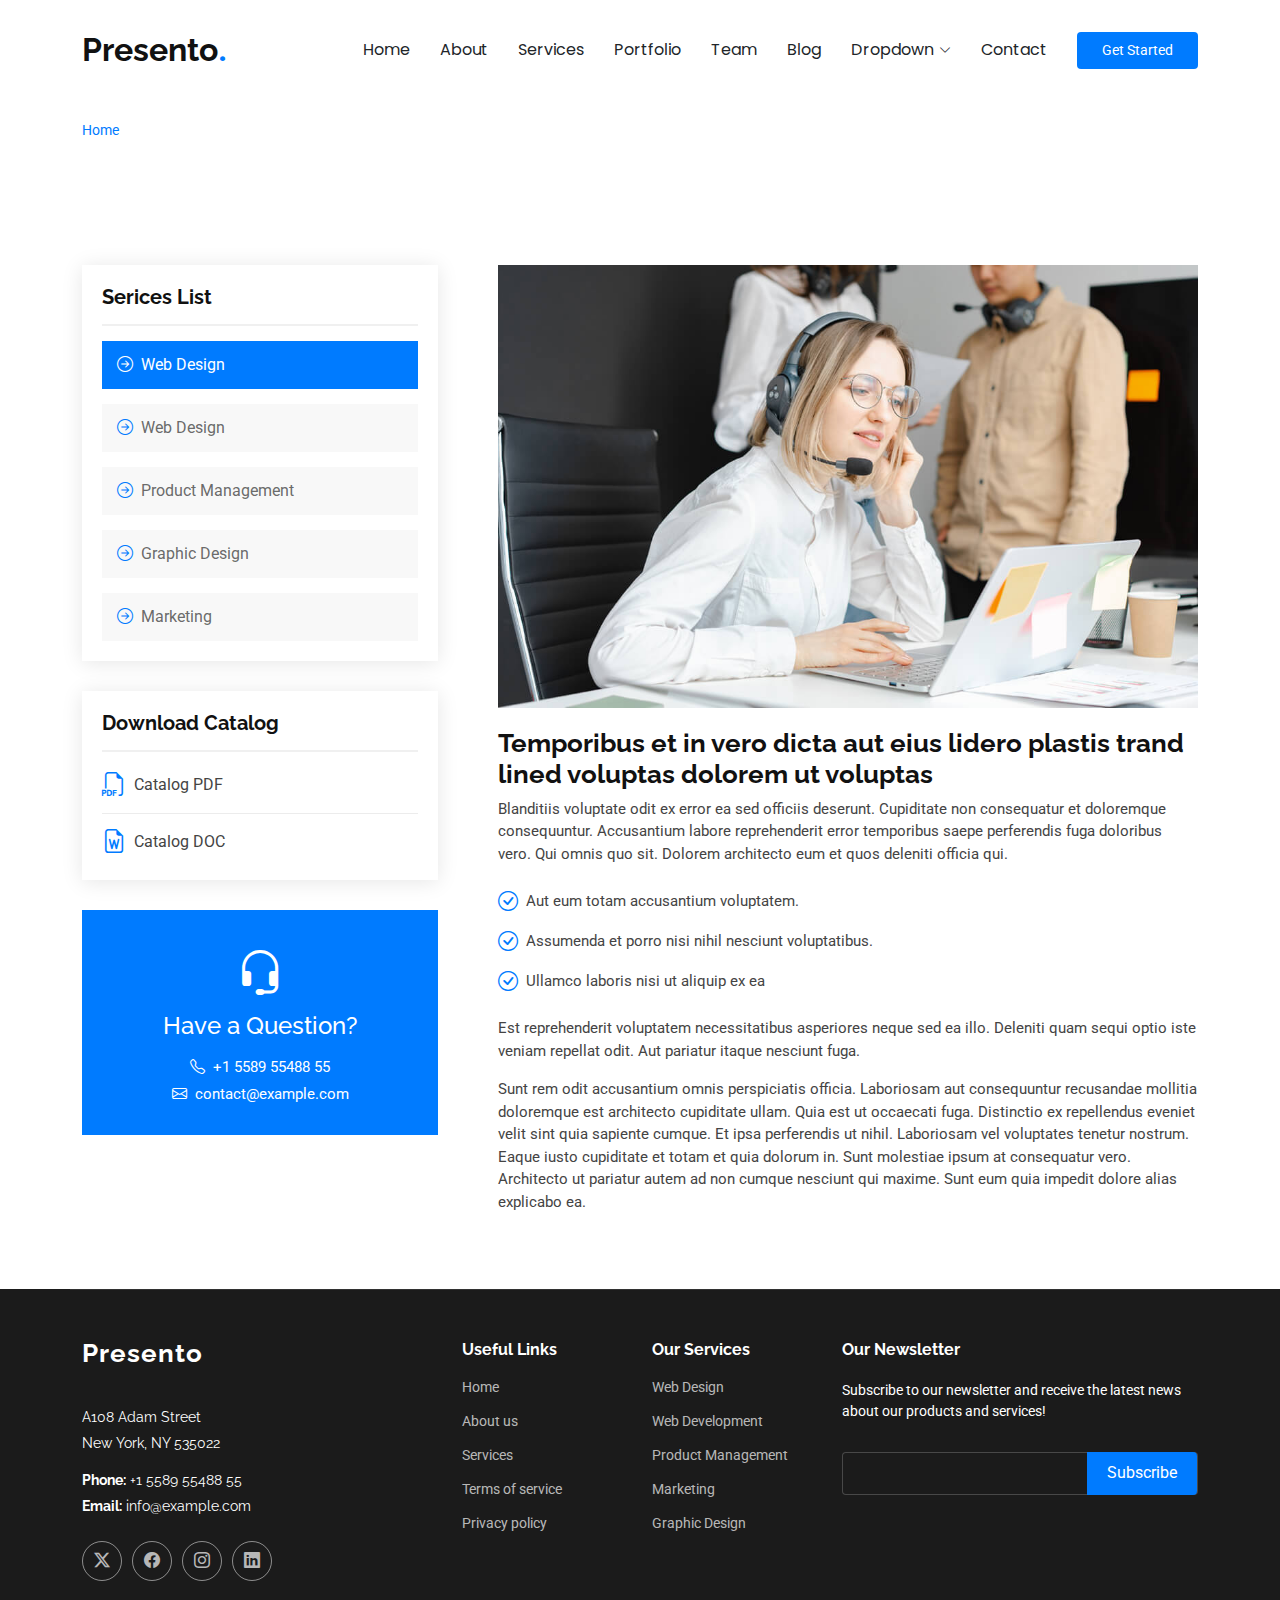
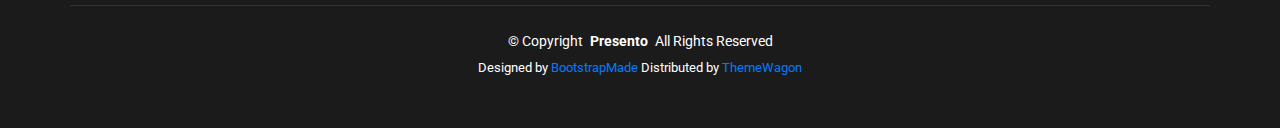
<file: frontend/temp_user/service-details.html>
<!DOCTYPE html>
<html lang="en">

<head>
  <meta charset="utf-8">
  <meta content="width=device-width, initial-scale=1.0" name="viewport">
  <title>Service Details - Presento Bootstrap Template</title>
  <meta name="description" content="">
  <meta name="keywords" content="">

  <!-- Favicons -->
  <link href="assets/img/favicon.png" rel="icon">
  <link href="assets/img/apple-touch-icon.png" rel="apple-touch-icon">

  <!-- Fonts -->
  <link href="https://fonts.googleapis.com" rel="preconnect">
  <link href="https://fonts.gstatic.com" rel="preconnect" crossorigin>
  <link href="https://fonts.googleapis.com/css2?family=Roboto:ital,wght@0,100;0,300;0,400;0,500;0,700;0,900;1,100;1,300;1,400;1,500;1,700;1,900&family=Poppins:ital,wght@0,100;0,200;0,300;0,400;0,500;0,600;0,700;0,800;0,900;1,100;1,200;1,300;1,400;1,500;1,600;1,700;1,800;1,900&family=Raleway:ital,wght@0,100;0,200;0,300;0,400;0,500;0,600;0,700;0,800;0,900;1,100;1,200;1,300;1,400;1,500;1,600;1,700;1,800;1,900&display=swap" rel="stylesheet">

  <!-- Vendor CSS Files -->
  <link href="assets/vendor/bootstrap/css/bootstrap.min.css" rel="stylesheet">
  <link href="assets/vendor/bootstrap-icons/bootstrap-icons.css" rel="stylesheet">
  <link href="assets/vendor/aos/aos.css" rel="stylesheet">
  <link href="assets/vendor/glightbox/css/glightbox.min.css" rel="stylesheet">
  <link href="assets/vendor/swiper/swiper-bundle.min.css" rel="stylesheet">

  <!-- Main CSS File -->
  <link href="assets/css/main.css" rel="stylesheet">

  <!-- =======================================================
  * Template Name: Presento
  * Template URL: https://bootstrapmade.com/presento-bootstrap-corporate-template/
  * Updated: Aug 07 2024 with Bootstrap v5.3.3
  * Author: BootstrapMade.com
  * License: https://bootstrapmade.com/license/
  ======================================================== -->
</head>

<body class="service-details-page">

  <header id="header" class="header d-flex align-items-center sticky-top">
    <div class="container-fluid container-xl position-relative d-flex align-items-center">

      <a href="index.html" class="logo d-flex align-items-center me-auto">
        <!-- Uncomment the line below if you also wish to use an image logo -->
        <!-- <img src="assets/img/logo.png" alt=""> -->
        <h1 class="sitename">Presento</h1>
        <span>.</span>
      </a>

      <nav id="navmenu" class="navmenu">
        <ul>
          <li><a href="#hero">Home<br></a></li>
          <li><a href="#about">About</a></li>
          <li><a href="#services">Services</a></li>
          <li><a href="#portfolio">Portfolio</a></li>
          <li><a href="#team">Team</a></li>
          <li><a href="blog.html">Blog</a></li>
          <li class="dropdown"><a href="#"><span>Dropdown</span> <i class="bi bi-chevron-down toggle-dropdown"></i></a>
            <ul>
              <li><a href="#">Dropdown 1</a></li>
              <li class="dropdown"><a href="#"><span>Deep Dropdown</span> <i class="bi bi-chevron-down toggle-dropdown"></i></a>
                <ul>
                  <li><a href="#">Deep Dropdown 1</a></li>
                  <li><a href="#">Deep Dropdown 2</a></li>
                  <li><a href="#">Deep Dropdown 3</a></li>
                  <li><a href="#">Deep Dropdown 4</a></li>
                  <li><a href="#">Deep Dropdown 5</a></li>
                </ul>
              </li>
              <li><a href="#">Dropdown 2</a></li>
              <li><a href="#">Dropdown 3</a></li>
              <li><a href="#">Dropdown 4</a></li>
            </ul>
          </li>
          <li><a href="#contact">Contact</a></li>
        </ul>
        <i class="mobile-nav-toggle d-xl-none bi bi-list"></i>
      </nav>

      <a class="btn-getstarted" href="index.html#about">Get Started</a>

    </div>
  </header>

  <main class="main">

    <!-- Page Title -->
    <div class="page-title dark-background">
      <div class="container">
        <nav class="breadcrumbs">
          <ol>
            <li><a href="index.html">Home</a></li>
            <li class="current">Service Details</li>
          </ol>
        </nav>
        <h1>Service Details</h1>
      </div>
    </div><!-- End Page Title -->

    <!-- Service Details Section -->
    <section id="service-details" class="service-details section">

      <div class="container">

        <div class="row gy-5">

          <div class="col-lg-4" data-aos="fade-up" data-aos-delay="100">

            <div class="service-box">
              <h4>Serices List</h4>
              <div class="services-list">
                <a href="#" class="active"><i class="bi bi-arrow-right-circle"></i><span>Web Design</span></a>
                <a href="#"><i class="bi bi-arrow-right-circle"></i><span>Web Design</span></a>
                <a href="#"><i class="bi bi-arrow-right-circle"></i><span>Product Management</span></a>
                <a href="#"><i class="bi bi-arrow-right-circle"></i><span>Graphic Design</span></a>
                <a href="#"><i class="bi bi-arrow-right-circle"></i><span>Marketing</span></a>
              </div>
            </div><!-- End Services List -->

            <div class="service-box">
              <h4>Download Catalog</h4>
              <div class="download-catalog">
                <a href="#"><i class="bi bi-filetype-pdf"></i><span>Catalog PDF</span></a>
                <a href="#"><i class="bi bi-file-earmark-word"></i><span>Catalog DOC</span></a>
              </div>
            </div><!-- End Services List -->

            <div class="help-box d-flex flex-column justify-content-center align-items-center">
              <i class="bi bi-headset help-icon"></i>
              <h4>Have a Question?</h4>
              <p class="d-flex align-items-center mt-2 mb-0"><i class="bi bi-telephone me-2"></i> <span>+1 5589 55488 55</span></p>
              <p class="d-flex align-items-center mt-1 mb-0"><i class="bi bi-envelope me-2"></i> <a href="mailto:contact@example.com">contact@example.com</a></p>
            </div>

          </div>

          <div class="col-lg-8 ps-lg-5" data-aos="fade-up" data-aos-delay="200">
            <img src="assets/img/services.jpg" alt="" class="img-fluid services-img">
            <h3>Temporibus et in vero dicta aut eius lidero plastis trand lined voluptas dolorem ut voluptas</h3>
            <p>
              Blanditiis voluptate odit ex error ea sed officiis deserunt. Cupiditate non consequatur et doloremque consequuntur. Accusantium labore reprehenderit error temporibus saepe perferendis fuga doloribus vero. Qui omnis quo sit. Dolorem architecto eum et quos deleniti officia qui.
            </p>
            <ul>
              <li><i class="bi bi-check-circle"></i> <span>Aut eum totam accusantium voluptatem.</span></li>
              <li><i class="bi bi-check-circle"></i> <span>Assumenda et porro nisi nihil nesciunt voluptatibus.</span></li>
              <li><i class="bi bi-check-circle"></i> <span>Ullamco laboris nisi ut aliquip ex ea</span></li>
            </ul>
            <p>
              Est reprehenderit voluptatem necessitatibus asperiores neque sed ea illo. Deleniti quam sequi optio iste veniam repellat odit. Aut pariatur itaque nesciunt fuga.
            </p>
            <p>
              Sunt rem odit accusantium omnis perspiciatis officia. Laboriosam aut consequuntur recusandae mollitia doloremque est architecto cupiditate ullam. Quia est ut occaecati fuga. Distinctio ex repellendus eveniet velit sint quia sapiente cumque. Et ipsa perferendis ut nihil. Laboriosam vel voluptates tenetur nostrum. Eaque iusto cupiditate et totam et quia dolorum in. Sunt molestiae ipsum at consequatur vero. Architecto ut pariatur autem ad non cumque nesciunt qui maxime. Sunt eum quia impedit dolore alias explicabo ea.
            </p>
          </div>

        </div>

      </div>

    </section><!-- /Service Details Section -->

  </main>

  <footer id="footer" class="footer dark-background">

    <div class="container footer-top">
      <div class="row gy-4">
        <div class="col-lg-4 col-md-6 footer-about">
          <a href="index.html" class="logo d-flex align-items-center">
            <span class="sitename">Presento</span>
          </a>
          <div class="footer-contact pt-3">
            <p>A108 Adam Street</p>
            <p>New York, NY 535022</p>
            <p class="mt-3"><strong>Phone:</strong> <span>+1 5589 55488 55</span></p>
            <p><strong>Email:</strong> <span>info@example.com</span></p>
          </div>
          <div class="social-links d-flex mt-4">
            <a href=""><i class="bi bi-twitter-x"></i></a>
            <a href=""><i class="bi bi-facebook"></i></a>
            <a href=""><i class="bi bi-instagram"></i></a>
            <a href=""><i class="bi bi-linkedin"></i></a>
          </div>
        </div>

        <div class="col-lg-2 col-md-3 footer-links">
          <h4>Useful Links</h4>
          <ul>
            <li><a href="#">Home</a></li>
            <li><a href="#">About us</a></li>
            <li><a href="#">Services</a></li>
            <li><a href="#">Terms of service</a></li>
            <li><a href="#">Privacy policy</a></li>
          </ul>
        </div>

        <div class="col-lg-2 col-md-3 footer-links">
          <h4>Our Services</h4>
          <ul>
            <li><a href="#">Web Design</a></li>
            <li><a href="#">Web Development</a></li>
            <li><a href="#">Product Management</a></li>
            <li><a href="#">Marketing</a></li>
            <li><a href="#">Graphic Design</a></li>
          </ul>
        </div>

        <div class="col-lg-4 col-md-12 footer-newsletter">
          <h4>Our Newsletter</h4>
          <p>Subscribe to our newsletter and receive the latest news about our products and services!</p>
          <form action="forms/newsletter.php" method="post" class="php-email-form">
            <div class="newsletter-form"><input type="email" name="email"><input type="submit" value="Subscribe"></div>
            <div class="loading">Loading</div>
            <div class="error-message"></div>
            <div class="sent-message">Your subscription request has been sent. Thank you!</div>
          </form>
        </div>

      </div>
    </div>

    <div class="container copyright text-center mt-4">
      <p>© <span>Copyright</span> <strong class="px-1 sitename">Presento</strong> <span>All Rights Reserved</span></p>
      <div class="credits">
        <!-- All the links in the footer should remain intact. -->
        <!-- You can delete the links only if you've purchased the pro version. -->
        <!-- Licensing information: https://bootstrapmade.com/license/ -->
        <!-- Purchase the pro version with working PHP/AJAX contact form: [buy-url] -->
        Designed by <a href="https://bootstrapmade.com/">BootstrapMade</a> Distributed by <a href=“https://themewagon.com>ThemeWagon
      </div>
    </div>

  </footer>

  <!-- Scroll Top -->
  <a href="#" id="scroll-top" class="scroll-top d-flex align-items-center justify-content-center"><i class="bi bi-arrow-up-short"></i></a>

  <!-- Vendor JS Files -->
  <script src="assets/vendor/bootstrap/js/bootstrap.bundle.min.js"></script>
  <script src="assets/vendor/php-email-form/validate.js"></script>
  <script src="assets/vendor/aos/aos.js"></script>
  <script src="assets/vendor/glightbox/js/glightbox.min.js"></script>
  <script src="assets/vendor/swiper/swiper-bundle.min.js"></script>
  <script src="assets/vendor/purecounter/purecounter_vanilla.js"></script>
  <script src="assets/vendor/imagesloaded/imagesloaded.pkgd.min.js"></script>
  <script src="assets/vendor/isotope-layout/isotope.pkgd.min.js"></script>

  <!-- Main JS File -->
  <script src="assets/js/main.js"></script>

</body>

</html>
</file>
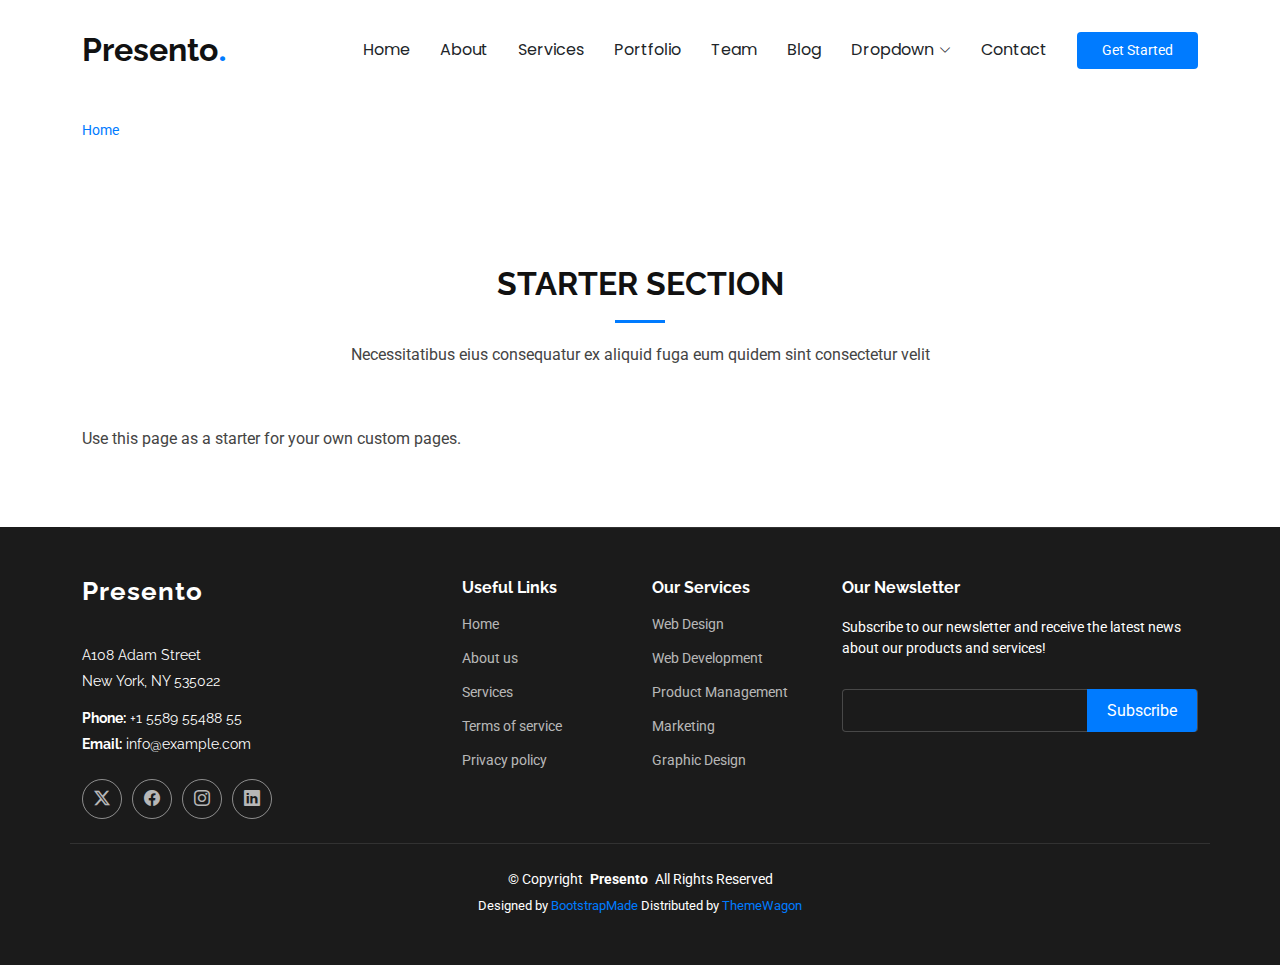
<file: frontend/temp_user/starter-page.html>
<!DOCTYPE html>
<html lang="en">

<head>
  <meta charset="utf-8">
  <meta content="width=device-width, initial-scale=1.0" name="viewport">
  <title>Starter Page - Presento Bootstrap Template</title>
  <meta name="description" content="">
  <meta name="keywords" content="">

  <!-- Favicons -->
  <link href="assets/img/favicon.png" rel="icon">
  <link href="assets/img/apple-touch-icon.png" rel="apple-touch-icon">

  <!-- Fonts -->
  <link href="https://fonts.googleapis.com" rel="preconnect">
  <link href="https://fonts.gstatic.com" rel="preconnect" crossorigin>
  <link href="https://fonts.googleapis.com/css2?family=Roboto:ital,wght@0,100;0,300;0,400;0,500;0,700;0,900;1,100;1,300;1,400;1,500;1,700;1,900&family=Poppins:ital,wght@0,100;0,200;0,300;0,400;0,500;0,600;0,700;0,800;0,900;1,100;1,200;1,300;1,400;1,500;1,600;1,700;1,800;1,900&family=Raleway:ital,wght@0,100;0,200;0,300;0,400;0,500;0,600;0,700;0,800;0,900;1,100;1,200;1,300;1,400;1,500;1,600;1,700;1,800;1,900&display=swap" rel="stylesheet">

  <!-- Vendor CSS Files -->
  <link href="assets/vendor/bootstrap/css/bootstrap.min.css" rel="stylesheet">
  <link href="assets/vendor/bootstrap-icons/bootstrap-icons.css" rel="stylesheet">
  <link href="assets/vendor/aos/aos.css" rel="stylesheet">
  <link href="assets/vendor/glightbox/css/glightbox.min.css" rel="stylesheet">
  <link href="assets/vendor/swiper/swiper-bundle.min.css" rel="stylesheet">

  <!-- Main CSS File -->
  <link href="assets/css/main.css" rel="stylesheet">

  <!-- =======================================================
  * Template Name: Presento
  * Template URL: https://bootstrapmade.com/presento-bootstrap-corporate-template/
  * Updated: Aug 07 2024 with Bootstrap v5.3.3
  * Author: BootstrapMade.com
  * License: https://bootstrapmade.com/license/
  ======================================================== -->
</head>

<body class="starter-page-page">

  <header id="header" class="header d-flex align-items-center sticky-top">
    <div class="container-fluid container-xl position-relative d-flex align-items-center">

      <a href="index.html" class="logo d-flex align-items-center me-auto">
        <!-- Uncomment the line below if you also wish to use an image logo -->
        <!-- <img src="assets/img/logo.png" alt=""> -->
        <h1 class="sitename">Presento</h1>
        <span>.</span>
      </a>

      <nav id="navmenu" class="navmenu">
        <ul>
          <li><a href="#hero">Home<br></a></li>
          <li><a href="#about">About</a></li>
          <li><a href="#services">Services</a></li>
          <li><a href="#portfolio">Portfolio</a></li>
          <li><a href="#team">Team</a></li>
          <li><a href="blog.html">Blog</a></li>
          <li class="dropdown"><a href="#"><span>Dropdown</span> <i class="bi bi-chevron-down toggle-dropdown"></i></a>
            <ul>
              <li><a href="#">Dropdown 1</a></li>
              <li class="dropdown"><a href="#"><span>Deep Dropdown</span> <i class="bi bi-chevron-down toggle-dropdown"></i></a>
                <ul>
                  <li><a href="#">Deep Dropdown 1</a></li>
                  <li><a href="#">Deep Dropdown 2</a></li>
                  <li><a href="#">Deep Dropdown 3</a></li>
                  <li><a href="#">Deep Dropdown 4</a></li>
                  <li><a href="#">Deep Dropdown 5</a></li>
                </ul>
              </li>
              <li><a href="#">Dropdown 2</a></li>
              <li><a href="#">Dropdown 3</a></li>
              <li><a href="#">Dropdown 4</a></li>
            </ul>
          </li>
          <li><a href="#contact">Contact</a></li>
        </ul>
        <i class="mobile-nav-toggle d-xl-none bi bi-list"></i>
      </nav>

      <a class="btn-getstarted" href="index.html#about">Get Started</a>

    </div>
  </header>

  <main class="main">

    <!-- Page Title -->
    <div class="page-title dark-background">
      <div class="container">
        <nav class="breadcrumbs">
          <ol>
            <li><a href="index.html">Home</a></li>
            <li class="current">Starter Page</li>
          </ol>
        </nav>
        <h1>Starter Page</h1>
      </div>
    </div><!-- End Page Title -->

    <!-- Starter Section Section -->
    <section id="starter-section" class="starter-section section">

      <!-- Section Title -->
      <div class="container section-title" data-aos="fade-up">
        <h2>Starter Section</h2>
        <p>Necessitatibus eius consequatur ex aliquid fuga eum quidem sint consectetur velit</p>
      </div><!-- End Section Title -->

      <div class="container" data-aos="fade-up">
        <p>Use this page as a starter for your own custom pages.</p>
      </div>

    </section><!-- /Starter Section Section -->

  </main>

  <footer id="footer" class="footer dark-background">

    <div class="container footer-top">
      <div class="row gy-4">
        <div class="col-lg-4 col-md-6 footer-about">
          <a href="index.html" class="logo d-flex align-items-center">
            <span class="sitename">Presento</span>
          </a>
          <div class="footer-contact pt-3">
            <p>A108 Adam Street</p>
            <p>New York, NY 535022</p>
            <p class="mt-3"><strong>Phone:</strong> <span>+1 5589 55488 55</span></p>
            <p><strong>Email:</strong> <span>info@example.com</span></p>
          </div>
          <div class="social-links d-flex mt-4">
            <a href=""><i class="bi bi-twitter-x"></i></a>
            <a href=""><i class="bi bi-facebook"></i></a>
            <a href=""><i class="bi bi-instagram"></i></a>
            <a href=""><i class="bi bi-linkedin"></i></a>
          </div>
        </div>

        <div class="col-lg-2 col-md-3 footer-links">
          <h4>Useful Links</h4>
          <ul>
            <li><a href="#">Home</a></li>
            <li><a href="#">About us</a></li>
            <li><a href="#">Services</a></li>
            <li><a href="#">Terms of service</a></li>
            <li><a href="#">Privacy policy</a></li>
          </ul>
        </div>

        <div class="col-lg-2 col-md-3 footer-links">
          <h4>Our Services</h4>
          <ul>
            <li><a href="#">Web Design</a></li>
            <li><a href="#">Web Development</a></li>
            <li><a href="#">Product Management</a></li>
            <li><a href="#">Marketing</a></li>
            <li><a href="#">Graphic Design</a></li>
          </ul>
        </div>

        <div class="col-lg-4 col-md-12 footer-newsletter">
          <h4>Our Newsletter</h4>
          <p>Subscribe to our newsletter and receive the latest news about our products and services!</p>
          <form action="forms/newsletter.php" method="post" class="php-email-form">
            <div class="newsletter-form"><input type="email" name="email"><input type="submit" value="Subscribe"></div>
            <div class="loading">Loading</div>
            <div class="error-message"></div>
            <div class="sent-message">Your subscription request has been sent. Thank you!</div>
          </form>
        </div>

      </div>
    </div>

    <div class="container copyright text-center mt-4">
      <p>© <span>Copyright</span> <strong class="px-1 sitename">Presento</strong> <span>All Rights Reserved</span></p>
      <div class="credits">
        <!-- All the links in the footer should remain intact. -->
        <!-- You can delete the links only if you've purchased the pro version. -->
        <!-- Licensing information: https://bootstrapmade.com/license/ -->
        <!-- Purchase the pro version with working PHP/AJAX contact form: [buy-url] -->
        Designed by <a href="https://bootstrapmade.com/">BootstrapMade</a> Distributed by <a href=“https://themewagon.com>ThemeWagon
      </div>
    </div>

  </footer>

  <!-- Scroll Top -->
  <a href="#" id="scroll-top" class="scroll-top d-flex align-items-center justify-content-center"><i class="bi bi-arrow-up-short"></i></a>

  <!-- Vendor JS Files -->
  <script src="assets/vendor/bootstrap/js/bootstrap.bundle.min.js"></script>
  <script src="assets/vendor/php-email-form/validate.js"></script>
  <script src="assets/vendor/aos/aos.js"></script>
  <script src="assets/vendor/glightbox/js/glightbox.min.js"></script>
  <script src="assets/vendor/swiper/swiper-bundle.min.js"></script>
  <script src="assets/vendor/purecounter/purecounter_vanilla.js"></script>
  <script src="assets/vendor/imagesloaded/imagesloaded.pkgd.min.js"></script>
  <script src="assets/vendor/isotope-layout/isotope.pkgd.min.js"></script>

  <!-- Main JS File -->
  <script src="assets/js/main.js"></script>

</body>

</html>
</file>
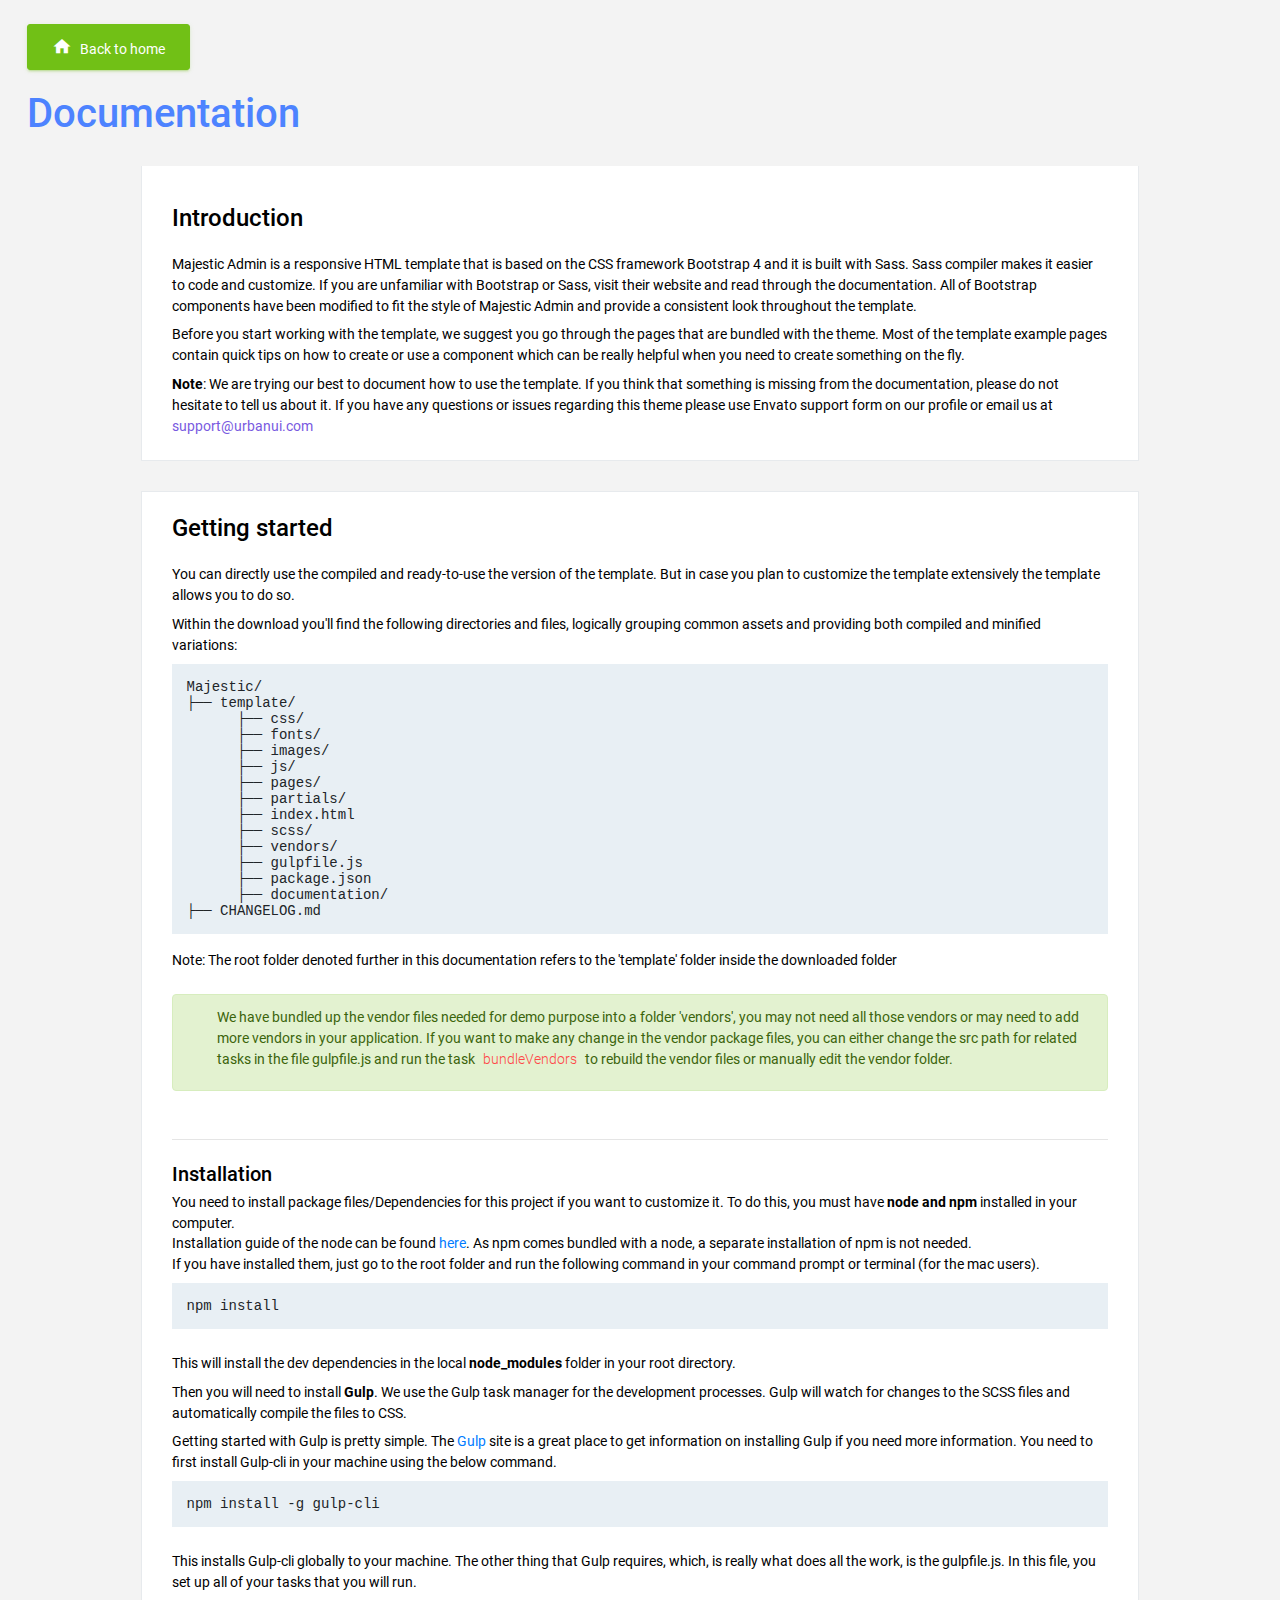
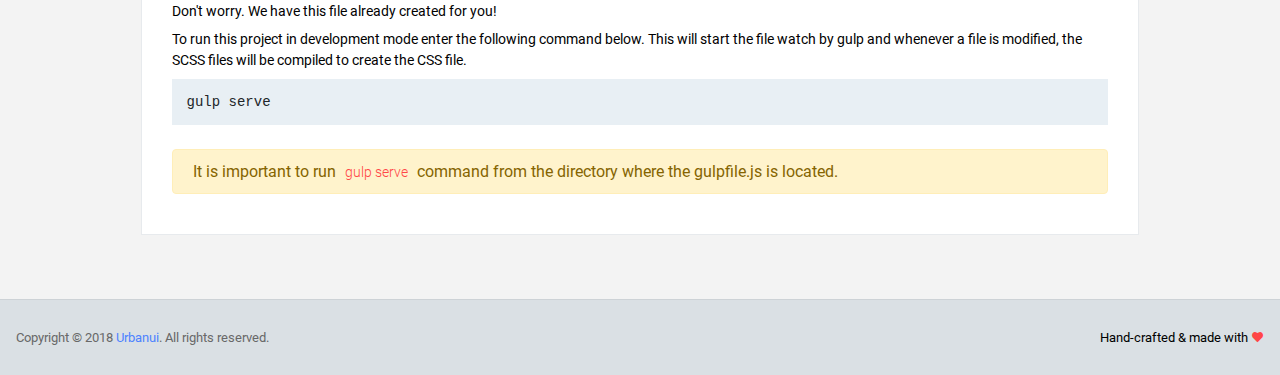
<file: backend/template-admin/documentation/documentation.html>
<!DOCTYPE html>
<html lang="en">

<head>
  <!-- Required meta tags -->
  <meta charset="utf-8">
  <meta name="viewport" content="width=device-width, initial-scale=1, shrink-to-fit=no">
  <title>Majestic Admin Dashboard</title>
  <!-- plugins:css -->
  <link rel="stylesheet" href="../vendors/mdi/css/materialdesignicons.min.css">
  <link rel="stylesheet" href="../vendors/base/vendor.bundle.base.css">
  <!-- endinject -->
  <!-- plugin css for this page -->
  <!-- End plugin css for this page -->
  <!-- inject:css -->
  <link rel="stylesheet" href="../css/style.css">
  <!-- endinject -->
  <link rel="shortcut icon" href="../images/favicon.png" />
</head>

<body>
  <div class="container-scroller">
    <div class="container-fluid page-body-wrapper full-page-wrapper">
      <div class="main-panel w-100  documentation">
        <div class="content-wrapper">
          <div class="container-fluid">
            <div class="row">
              <div class="col-12 doc-header">
                <a class="btn btn-success" href="../index.html"><i class="mdi mdi-home mr-2"></i>Back to home</a>
                <h1 class="text-primary mt-4">Documentation</h1>
              </div>
            </div>
            <div class="row doc-content">
              <div class="col-12 col-md-10 offset-md-1">
                <div class="col-12 grid-margin" id="doc-intro">
                    <div class="card">
                        <div class="card-body">
                            <h3 class="mb-4 mt-4">Introduction</h3>
                            <p>Majestic Admin is a responsive HTML template that is based on the CSS framework Bootstrap 4 and it is built with Sass. Sass compiler makes it easier to code and customize. If you are unfamiliar with Bootstrap or Sass, visit their
                                website and read through the documentation. All of Bootstrap components have been modified to fit the style of Majestic Admin and provide a consistent look throughout the template.</p>
                            <p>Before you start working with the template, we suggest you go through the pages that are bundled with the theme. Most of the template example pages contain quick tips on how to create or use a component which can
                                be really helpful when you need to create something on the fly.</p>
                            <p class="d-inline"><strong>Note</strong>: We are trying our best to document how to use the template. If you think that something is missing from the documentation, please do not hesitate to tell us about it. If you have any questions or issues regarding this theme please use Envato support form on our profile or email us at <a class="d-inline text-info" href="mailto:support@urbanui.com">support@urbanui.com</a></p>
                        </div>
                    </div>
                </div>
                <div class="col-12 grid-margin" id="doc-started">
                    <div class="card">
                        <div class="card-body">
                            <h3 class="mb-4">Getting started</h3>
                            <p>You can directly use the compiled and ready-to-use the version of the template. But in case you plan to customize the template extensively the template allows you to do so.</p>
                            <p>Within the download you'll find the following directories and files, logically grouping common assets and providing both compiled and minified variations:</p>
                            <pre>
Majestic/
├── template/
      ├── css/
      ├── fonts/
      ├── images/
      ├── js/
      ├── pages/
      ├── partials/
      ├── index.html
      ├── scss/
      ├── vendors/
      ├── gulpfile.js
      ├── package.json                           
      ├── documentation/
├── CHANGELOG.md</pre>
                            <p class="mt-1">Note: The root folder denoted further in this documentation refers to the 'template' folder inside the downloaded folder</p>
                            <div class="alert alert-success mt-4 d-flex align-items-center" role="alert">
                              <i class="ti-info-alt mr-4"></i>
                              <p>We have bundled up the vendor files needed for demo purpose into a folder 'vendors', you may not need all those vendors or may need to add more vendors in your application. If you want to make any change in the vendor package files, you can either change the src path for related tasks in the file gulpfile.js and run the task <code> bundleVendors </code>  to rebuild the vendor files or manually edit the vendor folder.</p>
                            </div>
                            <hr class="mt-5">
                            <h4 class="mt-4">Installation</h4>
                            <p class="mb-0">
                              You need to install package files/Dependencies for this project if you want to customize it. To do this, you must have <span class="font-weight-bold">node and npm</span> installed in your computer.
                            </p>
                            <p class="mb-0">Installation guide of the node can be found <a href="https://nodejs.org/en/">here</a>. As npm comes bundled with a node, a separate installation of npm is not needed.</p>
                            <p>
                                If you have installed them, just go to the root folder and run the following command in your command prompt or terminal (for the mac users).
                            </p>
                            <pre class="shell-mode">
npm install</pre>
                            <p class="mt-4">
                              This will install the dev dependencies in the local <span class="font-weight-bold">node_modules</span> folder in your root directory.
                            </p>
                            <p class="mt-2">
                              Then you will need to install <span class="font-weight-bold">Gulp</span>. We use the Gulp task manager for the development processes. Gulp will watch for changes to the SCSS files and automatically compile the files to CSS.
                            </p>
                            <p>Getting started with Gulp is pretty simple. The <a href="https://gulpjs.com/" target="_blank">Gulp</a> site is a great place to get information on installing Gulp if you need more information. You need to first install Gulp-cli in your machine using the below command.</p>
                            <pre class="shell-mode">
npm install -g gulp-cli</pre>
                            <p class="mt-4">This installs Gulp-cli globally to your machine. The other thing that Gulp requires, which, is really what does all the work, is the gulpfile.js. In this file, you set up all of your tasks that you will run.</p>
                            <p>Don't worry. We have this file already created for you!</p>
                            <p>To run this project in development mode enter the following command below. This will start the file watch by gulp and whenever a file is modified, the SCSS files will be compiled to create the CSS file.</p>
<pre class="shell-mode">
gulp serve</pre>           
                            <div class="alert alert-warning mt-4" role="alert">
                              <i class="ti-info-alt-outline"></i>It is important to run <code>gulp serve</code> command from the directory where the gulpfile.js is located.
                            </div>
                        </div>
                    </div>
                </div>
              </div>
            </div>
          </div>
        </div>
        <!-- partial:../partials/_footer.html -->

        <footer class="footer">
          <div class="d-sm-flex justify-content-center justify-content-sm-between">
            <span class="text-muted text-center text-sm-left d-block d-sm-inline-block">Copyright © 2018 <a href="https://www.urbanui.com/" target="_blank">Urbanui</a>. All rights reserved.</span>
            <span class="float-none float-sm-right d-block mt-1 mt-sm-0 text-center">Hand-crafted & made with <i class="mdi mdi-heart text-danger"></i></span>
          </div>
        </footer>

        <!-- partial -->
      </div>
    </div>
  </div>
<!-- plugins:js -->
<script src="../vendors/base/vendor.bundle.base.js"></script>
<!-- endinject -->
<!-- inject:js -->
<script src="../js/off-canvas.js"></script>
<script src="../js/hoverable-collapse.js"></script>
<script src="../js/template.js"></script>
<!-- endinject -->
<!-- Custom js for this page-->
<script src="../js/documentation.js"></script> 
<!-- End custom js for this page-->
</body>

</html>
</file>
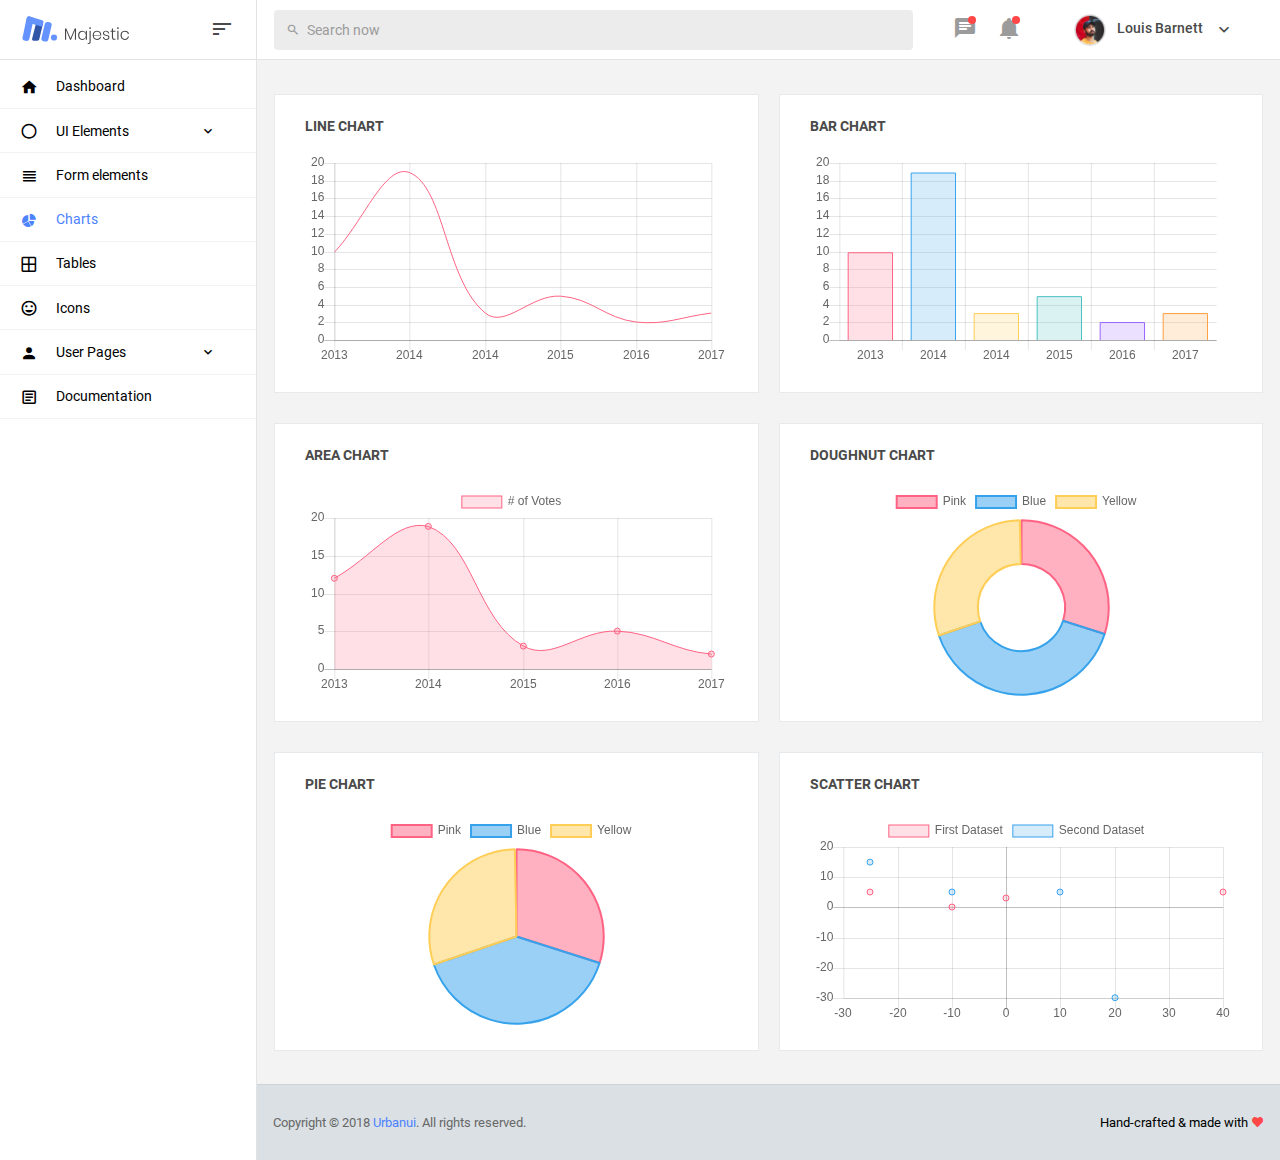
<file: backend/template-admin/pages/charts/chartjs.html>
<!DOCTYPE html>
<html lang="en">

<head>
  <!-- Required meta tags -->
  <meta charset="utf-8">
  <meta name="viewport" content="width=device-width, initial-scale=1, shrink-to-fit=no">
  <title>Majestic Admin</title>
  <!-- plugins:css -->
  <link rel="stylesheet" href="../../vendors/mdi/css/materialdesignicons.min.css">
  <link rel="stylesheet" href="../../vendors/base/vendor.bundle.base.css">
  <!-- endinject -->
  <!-- inject:css -->
  <link rel="stylesheet" href="../../css/style.css">
  <!-- endinject -->
  <link rel="shortcut icon" href="../../images/favicon.png" />
</head>

<body>
  <div class="container-scroller">
    <!-- partial:../../partials/_navbar.html -->
    
    <nav class="navbar col-lg-12 col-12 p-0 fixed-top d-flex flex-row">
            <div class="navbar-brand-wrapper d-flex justify-content-center">
        <div class="navbar-brand-inner-wrapper d-flex justify-content-between align-items-center w-100">  
          <a class="navbar-brand brand-logo" href="../../index.html"><img src="../../images/logo.svg" alt="logo"/></a>
          <a class="navbar-brand brand-logo-mini" href="../../index.html"><img src="../../images/logo-mini.svg" alt="logo"/></a>
          <button class="navbar-toggler navbar-toggler align-self-center" type="button" data-toggle="minimize">
            <span class="mdi mdi-sort-variant"></span>
          </button>
        </div>  
      </div>
      <div class="navbar-menu-wrapper d-flex align-items-center justify-content-end">
        <ul class="navbar-nav mr-lg-4 w-100">
          <li class="nav-item nav-search d-none d-lg-block w-100">
            <div class="input-group">
              <div class="input-group-prepend">
                <span class="input-group-text" id="search">
                  <i class="mdi mdi-magnify"></i>
                </span>
              </div>
              <input type="text" class="form-control" placeholder="Search now" aria-label="search" aria-describedby="search">
            </div>
          </li>
        </ul>
        <ul class="navbar-nav navbar-nav-right">
          <li class="nav-item dropdown mr-1">
            <a class="nav-link count-indicator dropdown-toggle d-flex justify-content-center align-items-center" id="messageDropdown" href="#" data-toggle="dropdown">
              <i class="mdi mdi-message-text mx-0"></i>
              <span class="count"></span>
            </a>
            <div class="dropdown-menu dropdown-menu-right navbar-dropdown" aria-labelledby="messageDropdown">
              <p class="mb-0 font-weight-normal float-left dropdown-header">Messages</p>
              <a class="dropdown-item">
                <div class="item-thumbnail">
                    <img src="../../images/faces/face4.jpg" alt="image" class="profile-pic">
                </div>
                <div class="item-content flex-grow">
                  <h6 class="ellipsis font-weight-normal">David Grey
                  </h6>
                  <p class="font-weight-light small-text text-muted mb-0">
                    The meeting is cancelled
                  </p>
                </div>
              </a>
              <a class="dropdown-item">
                <div class="item-thumbnail">
                    <img src="../../images/faces/face2.jpg" alt="image" class="profile-pic">
                </div>
                <div class="item-content flex-grow">
                  <h6 class="ellipsis font-weight-normal">Tim Cook
                  </h6>
                  <p class="font-weight-light small-text text-muted mb-0">
                    New product launch
                  </p>
                </div>
              </a>
              <a class="dropdown-item">
                <div class="item-thumbnail">
                    <img src="../../images/faces/face3.jpg" alt="image" class="profile-pic">
                </div>
                <div class="item-content flex-grow">
                  <h6 class="ellipsis font-weight-normal"> Johnson
                  </h6>
                  <p class="font-weight-light small-text text-muted mb-0">
                    Upcoming board meeting
                  </p>
                </div>
              </a>
            </div>
          </li>
          <li class="nav-item dropdown mr-4">
            <a class="nav-link count-indicator dropdown-toggle d-flex align-items-center justify-content-center notification-dropdown" id="notificationDropdown" href="#" data-toggle="dropdown">
              <i class="mdi mdi-bell mx-0"></i>
              <span class="count"></span>
            </a>
            <div class="dropdown-menu dropdown-menu-right navbar-dropdown" aria-labelledby="notificationDropdown">
              <p class="mb-0 font-weight-normal float-left dropdown-header">Notifications</p>
              <a class="dropdown-item">
                <div class="item-thumbnail">
                  <div class="item-icon bg-success">
                    <i class="mdi mdi-information mx-0"></i>
                  </div>
                </div>
                <div class="item-content">
                  <h6 class="font-weight-normal">Application Error</h6>
                  <p class="font-weight-light small-text mb-0 text-muted">
                    Just now
                  </p>
                </div>
              </a>
              <a class="dropdown-item">
                <div class="item-thumbnail">
                  <div class="item-icon bg-warning">
                    <i class="mdi mdi-settings mx-0"></i>
                  </div>
                </div>
                <div class="item-content">
                  <h6 class="font-weight-normal">Settings</h6>
                  <p class="font-weight-light small-text mb-0 text-muted">
                    Private message
                  </p>
                </div>
              </a>
              <a class="dropdown-item">
                <div class="item-thumbnail">
                  <div class="item-icon bg-info">
                    <i class="mdi mdi-account-box mx-0"></i>
                  </div>
                </div>
                <div class="item-content">
                  <h6 class="font-weight-normal">New user registration</h6>
                  <p class="font-weight-light small-text mb-0 text-muted">
                    2 days ago
                  </p>
                </div>
              </a>
            </div>
          </li>
          <li class="nav-item nav-profile dropdown">
            <a class="nav-link dropdown-toggle" href="#" data-toggle="dropdown" id="profileDropdown">
              <img src="../../images/faces/face5.jpg" alt="profile"/>
              <span class="nav-profile-name">Louis Barnett</span>
            </a>
            <div class="dropdown-menu dropdown-menu-right navbar-dropdown" aria-labelledby="profileDropdown">
              <a class="dropdown-item">
                <i class="mdi mdi-settings text-primary"></i>
                Settings
              </a>
              <a class="dropdown-item">
                <i class="mdi mdi-logout text-primary"></i>
                Logout
              </a>
            </div>
          </li>
        </ul>
        <button class="navbar-toggler navbar-toggler-right d-lg-none align-self-center" type="button" data-toggle="offcanvas">
          <span class="mdi mdi-menu"></span>
        </button>
      </div>
    </nav>
    
    <!-- partial -->
    <div class="container-fluid page-body-wrapper">
      <!-- partial:../../partials/_sidebar.html -->
      <nav class="sidebar sidebar-offcanvas" id="sidebar">
        <ul class="nav">
          <li class="nav-item">
            <a class="nav-link" href="../../index.html">
              <i class="mdi mdi-home menu-icon"></i>
              <span class="menu-title">Dashboard</span>
            </a>
          </li>
          <li class="nav-item">
            <a class="nav-link" data-toggle="collapse" href="#ui-basic" aria-expanded="false" aria-controls="ui-basic">
              <i class="mdi mdi-circle-outline menu-icon"></i>
              <span class="menu-title">UI Elements</span>
              <i class="menu-arrow"></i>
            </a>
            <div class="collapse" id="ui-basic">
              <ul class="nav flex-column sub-menu">
                <li class="nav-item"> <a class="nav-link" href="../../pages/ui-features/buttons.html">Buttons</a></li>
                <li class="nav-item"> <a class="nav-link" href="../../pages/ui-features/typography.html">Typography</a></li>
              </ul>
            </div>
          </li>
          <li class="nav-item">
            <a class="nav-link" href="../../pages/forms/basic_elements.html">
              <i class="mdi mdi-view-headline menu-icon"></i>
              <span class="menu-title">Form elements</span>
            </a>
          </li>
          <li class="nav-item">
            <a class="nav-link" href="../../pages/charts/chartjs.html">
              <i class="mdi mdi-chart-pie menu-icon"></i>
              <span class="menu-title">Charts</span>
            </a>
          </li>
          <li class="nav-item">
            <a class="nav-link" href="../../pages/tables/basic-table.html">
              <i class="mdi mdi-grid-large menu-icon"></i>
              <span class="menu-title">Tables</span>
            </a>
          </li>
          <li class="nav-item">
            <a class="nav-link" href="../../pages/icons/mdi.html">
              <i class="mdi mdi-emoticon menu-icon"></i>
              <span class="menu-title">Icons</span>
            </a>
          </li>
          <li class="nav-item">
            <a class="nav-link" data-toggle="collapse" href="#auth" aria-expanded="false" aria-controls="auth">
              <i class="mdi mdi-account menu-icon"></i>
              <span class="menu-title">User Pages</span>
              <i class="menu-arrow"></i>
            </a>
            <div class="collapse" id="auth">
              <ul class="nav flex-column sub-menu">
                <li class="nav-item"> <a class="nav-link" href="../../pages/samples/login.html"> Login </a></li>
                <li class="nav-item"> <a class="nav-link" href="../../pages/samples/login-2.html"> Login 2 </a></li>
                <li class="nav-item"> <a class="nav-link" href="../../pages/samples/register.html"> Register </a></li>
                <li class="nav-item"> <a class="nav-link" href="../../pages/samples/register-2.html"> Register 2 </a></li>
                <li class="nav-item"> <a class="nav-link" href="../../pages/samples/lock-screen.html"> Lockscreen </a></li>
              </ul>
            </div>
          </li>
          <li class="nav-item">
            <a class="nav-link" href="../../documentation/documentation.html">
              <i class="mdi mdi-file-document-box-outline menu-icon"></i>
              <span class="menu-title">Documentation</span>
            </a>
          </li>
        </ul>
      </nav>
      <!-- partial -->
      <div class="main-panel">
        <div class="content-wrapper">
          <div class="row">
            <div class="col-lg-6 grid-margin stretch-card">
              <div class="card">
                <div class="card-body">
                  <h4 class="card-title">Line chart</h4>
                  <canvas id="lineChart"></canvas>
                </div>
              </div>
            </div>
            <div class="col-lg-6 grid-margin stretch-card">
              <div class="card">
                <div class="card-body">
                  <h4 class="card-title">Bar chart</h4>
                  <canvas id="barChart"></canvas>
                </div>
              </div>
            </div>
          </div>
          <div class="row">
            <div class="col-lg-6 grid-margin stretch-card">
              <div class="card">
                <div class="card-body">
                  <h4 class="card-title">Area chart</h4>
                  <canvas id="areaChart"></canvas>
                </div>
              </div>
            </div>
            <div class="col-lg-6 grid-margin stretch-card">
              <div class="card">
                <div class="card-body">
                  <h4 class="card-title">Doughnut chart</h4>
                  <canvas id="doughnutChart"></canvas>
                </div>
              </div>
            </div>
          </div>
          <div class="row">
            <div class="col-lg-6 grid-margin grid-margin-lg-0 stretch-card">
              <div class="card">
                <div class="card-body">
                  <h4 class="card-title">Pie chart</h4>
                  <canvas id="pieChart"></canvas>
                </div>
              </div>
            </div>
            <div class="col-lg-6 grid-margin grid-margin-lg-0 stretch-card">
              <div class="card">
                <div class="card-body">
                  <h4 class="card-title">Scatter chart</h4>
                  <canvas id="scatterChart"></canvas>
                </div>
              </div>
            </div>
          </div>
        </div>
        <!-- content-wrapper ends -->
        <!-- partial:../../partials/_footer.html -->
        
        
        
        <footer class="footer">
          <div class="d-sm-flex justify-content-center justify-content-sm-between">
            <span class="text-muted text-center text-sm-left d-block d-sm-inline-block">Copyright © 2018 <a href="https://www.urbanui.com/" target="_blank">Urbanui</a>. All rights reserved.</span>
            <span class="float-none float-sm-right d-block mt-1 mt-sm-0 text-center">Hand-crafted & made with <i class="mdi mdi-heart text-danger"></i></span>
          </div>
        </footer>
        
        
        
        <!-- partial -->
      </div>
      <!-- main-panel ends -->
    </div>
    <!-- page-body-wrapper ends -->
  </div>
  <!-- container-scroller -->
  <!-- plugins:js -->
  <script src="../../vendors/base/vendor.bundle.base.js"></script>
  <!-- endinject -->
    <!-- Plugin js for this page-->
    <script src="../../vendors/chart.js/Chart.min.js"></script>
    <!-- End plugin js for this page-->
  <!-- inject:js -->
  <script src="../../js/off-canvas.js"></script>
  <script src="../../js/hoverable-collapse.js"></script>
  <script src="../../js/template.js"></script>
  <!-- endinject -->
  <!-- Custom js for this page-->
  <script src="../../js/chart.js"></script>
  <!-- End custom js for this page-->
</body>

</html>
</file>
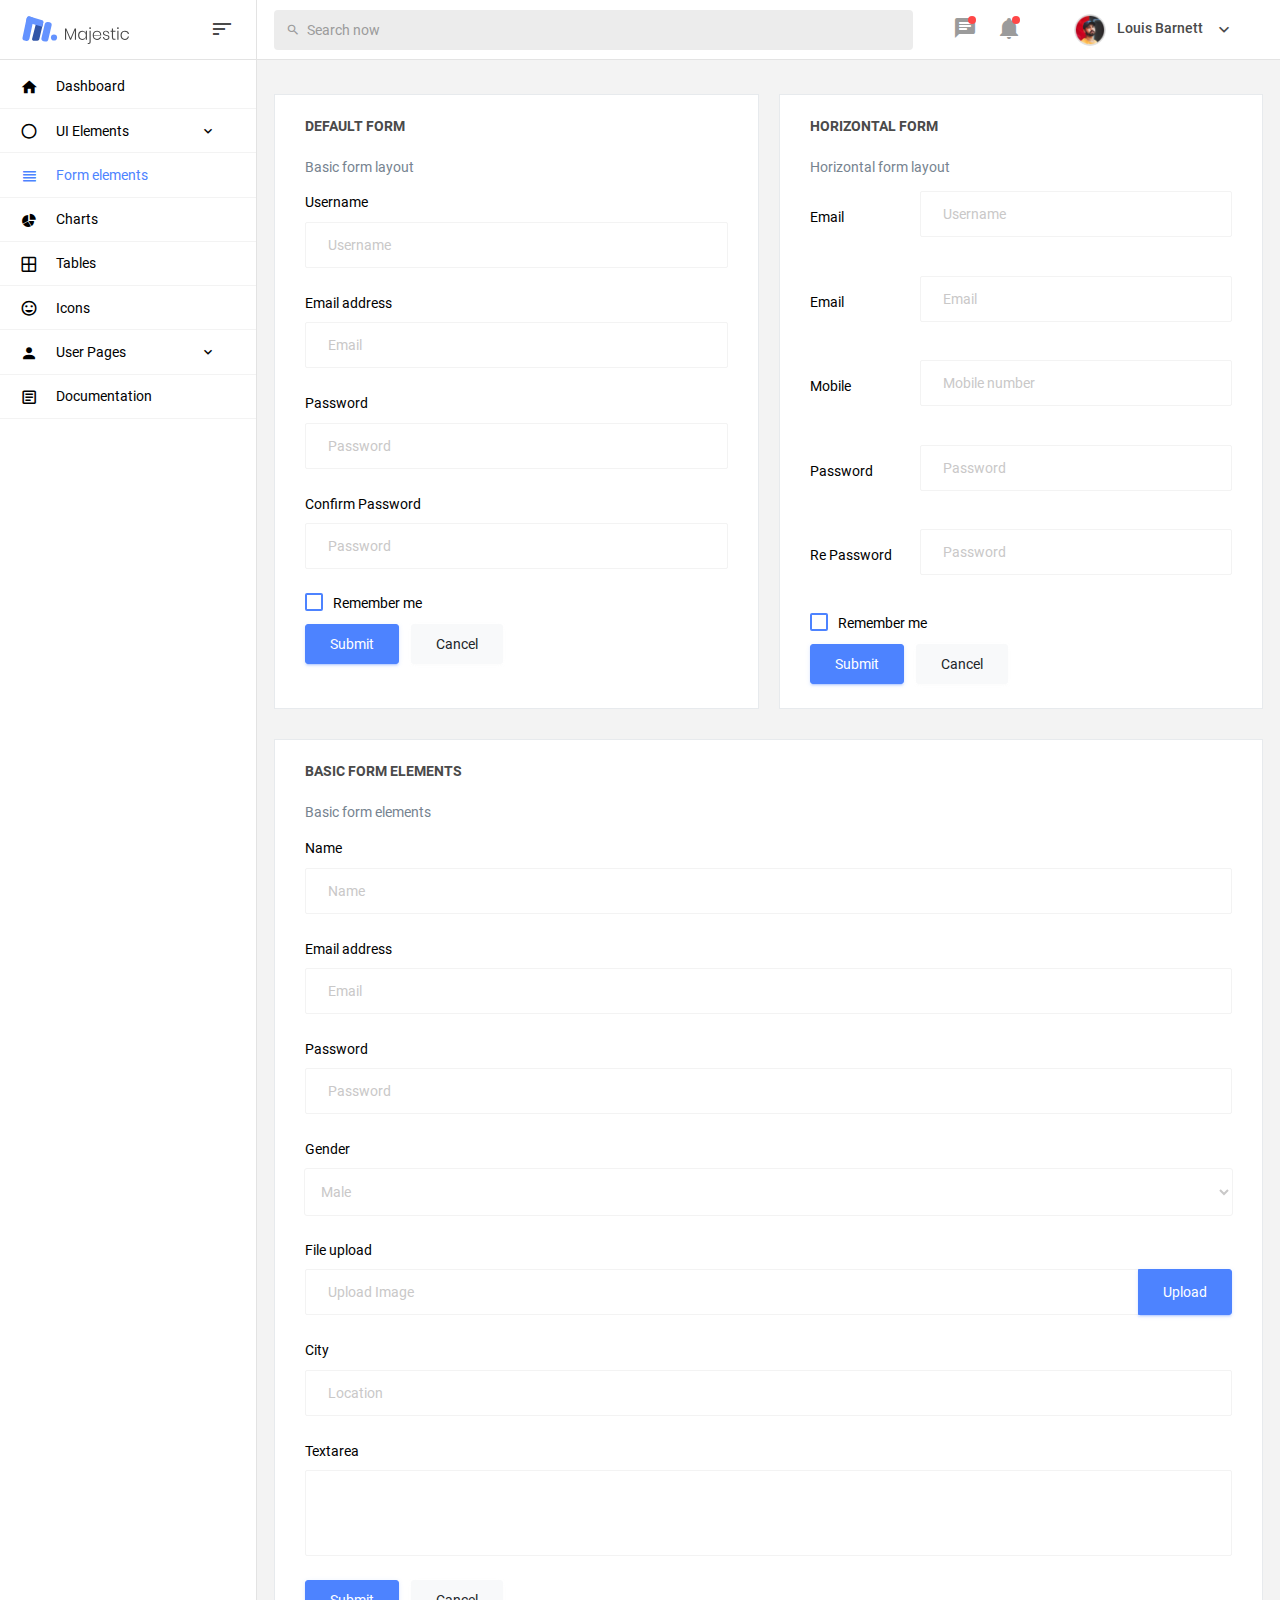
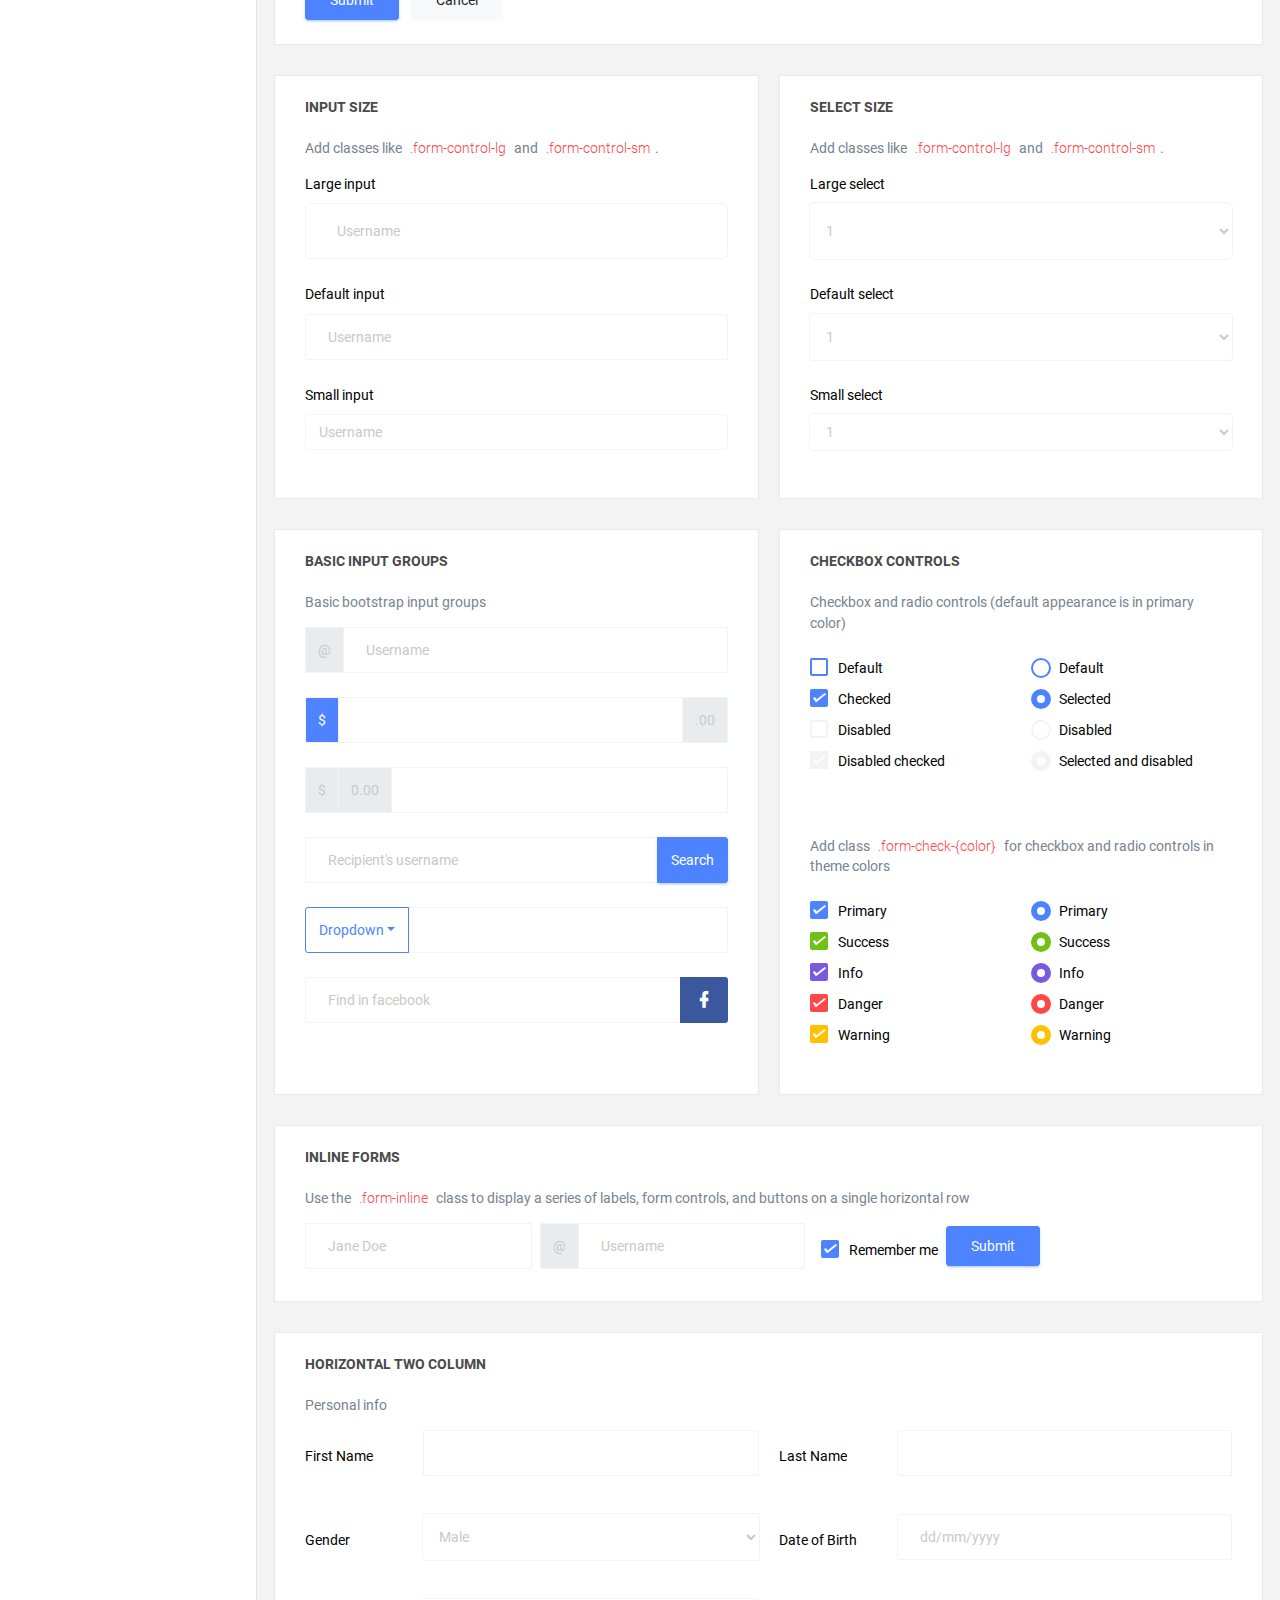
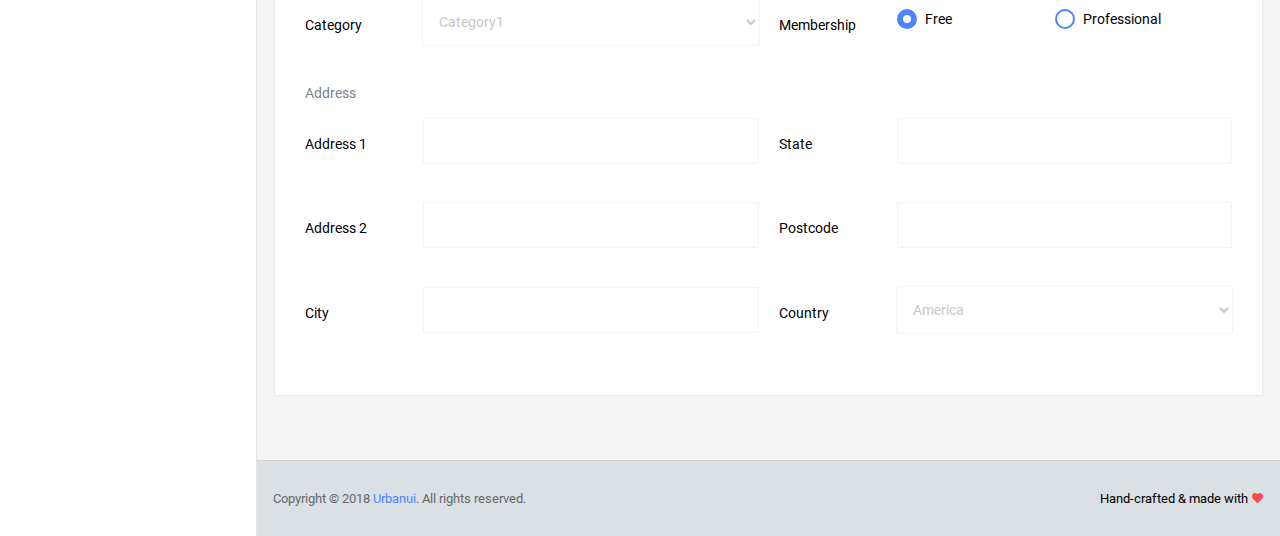
<file: backend/template-admin/pages/forms/basic_elements.html>
<!DOCTYPE html>
<html lang="en">

<head>
  <!-- Required meta tags -->
  <meta charset="utf-8">
  <meta name="viewport" content="width=device-width, initial-scale=1, shrink-to-fit=no">
  <title>Majestic Admin</title>
  <!-- plugins:css -->
  <link rel="stylesheet" href="../../vendors/mdi/css/materialdesignicons.min.css">
  <link rel="stylesheet" href="../../vendors/base/vendor.bundle.base.css">
  <!-- endinject -->
  <!-- plugin css for this page -->
  <!-- End plugin css for this page -->
  <!-- inject:css -->
  <link rel="stylesheet" href="../../css/style.css">
  <!-- endinject -->
  <link rel="shortcut icon" href="../../images/favicon.png" />
</head>

<body>
  <div class="container-scroller">
    <!-- partial:../../partials/_navbar.html -->
    
    
    
    <nav class="navbar col-lg-12 col-12 p-0 fixed-top d-flex flex-row">
            <div class="navbar-brand-wrapper d-flex justify-content-center">
        <div class="navbar-brand-inner-wrapper d-flex justify-content-between align-items-center w-100">  
          <a class="navbar-brand brand-logo" href="../../index.html"><img src="../../images/logo.svg" alt="logo"/></a>
          <a class="navbar-brand brand-logo-mini" href="../../index.html"><img src="../../images/logo-mini.svg" alt="logo"/></a>
          <button class="navbar-toggler navbar-toggler align-self-center" type="button" data-toggle="minimize">
            <span class="mdi mdi-sort-variant"></span>
          </button>
        </div>  
      </div>
      <div class="navbar-menu-wrapper d-flex align-items-center justify-content-end">
        <ul class="navbar-nav mr-lg-4 w-100">
          <li class="nav-item nav-search d-none d-lg-block w-100">
            <div class="input-group">
              <div class="input-group-prepend">
                <span class="input-group-text" id="search">
                  <i class="mdi mdi-magnify"></i>
                </span>
              </div>
              <input type="text" class="form-control" placeholder="Search now" aria-label="search" aria-describedby="search">
            </div>
          </li>
        </ul>
        <ul class="navbar-nav navbar-nav-right">
          <li class="nav-item dropdown mr-1">
            <a class="nav-link count-indicator dropdown-toggle d-flex justify-content-center align-items-center" id="messageDropdown" href="#" data-toggle="dropdown">
              <i class="mdi mdi-message-text mx-0"></i>
              <span class="count"></span>
            </a>
            <div class="dropdown-menu dropdown-menu-right navbar-dropdown" aria-labelledby="messageDropdown">
              <p class="mb-0 font-weight-normal float-left dropdown-header">Messages</p>
              <a class="dropdown-item">
                <div class="item-thumbnail">
                    <img src="../../images/faces/face4.jpg" alt="image" class="profile-pic">
                </div>
                <div class="item-content flex-grow">
                  <h6 class="ellipsis font-weight-normal">David Grey
                  </h6>
                  <p class="font-weight-light small-text text-muted mb-0">
                    The meeting is cancelled
                  </p>
                </div>
              </a>
              <a class="dropdown-item">
                <div class="item-thumbnail">
                    <img src="../../images/faces/face2.jpg" alt="image" class="profile-pic">
                </div>
                <div class="item-content flex-grow">
                  <h6 class="ellipsis font-weight-normal">Tim Cook
                  </h6>
                  <p class="font-weight-light small-text text-muted mb-0">
                    New product launch
                  </p>
                </div>
              </a>
              <a class="dropdown-item">
                <div class="item-thumbnail">
                    <img src="../../images/faces/face3.jpg" alt="image" class="profile-pic">
                </div>
                <div class="item-content flex-grow">
                  <h6 class="ellipsis font-weight-normal"> Johnson
                  </h6>
                  <p class="font-weight-light small-text text-muted mb-0">
                    Upcoming board meeting
                  </p>
                </div>
              </a>
            </div>
          </li>
          <li class="nav-item dropdown mr-4">
            <a class="nav-link count-indicator dropdown-toggle d-flex align-items-center justify-content-center notification-dropdown" id="notificationDropdown" href="#" data-toggle="dropdown">
              <i class="mdi mdi-bell mx-0"></i>
              <span class="count"></span>
            </a>
            <div class="dropdown-menu dropdown-menu-right navbar-dropdown" aria-labelledby="notificationDropdown">
              <p class="mb-0 font-weight-normal float-left dropdown-header">Notifications</p>
              <a class="dropdown-item">
                <div class="item-thumbnail">
                  <div class="item-icon bg-success">
                    <i class="mdi mdi-information mx-0"></i>
                  </div>
                </div>
                <div class="item-content">
                  <h6 class="font-weight-normal">Application Error</h6>
                  <p class="font-weight-light small-text mb-0 text-muted">
                    Just now
                  </p>
                </div>
              </a>
              <a class="dropdown-item">
                <div class="item-thumbnail">
                  <div class="item-icon bg-warning">
                    <i class="mdi mdi-settings mx-0"></i>
                  </div>
                </div>
                <div class="item-content">
                  <h6 class="font-weight-normal">Settings</h6>
                  <p class="font-weight-light small-text mb-0 text-muted">
                    Private message
                  </p>
                </div>
              </a>
              <a class="dropdown-item">
                <div class="item-thumbnail">
                  <div class="item-icon bg-info">
                    <i class="mdi mdi-account-box mx-0"></i>
                  </div>
                </div>
                <div class="item-content">
                  <h6 class="font-weight-normal">New user registration</h6>
                  <p class="font-weight-light small-text mb-0 text-muted">
                    2 days ago
                  </p>
                </div>
              </a>
            </div>
          </li>
          <li class="nav-item nav-profile dropdown">
            <a class="nav-link dropdown-toggle" href="#" data-toggle="dropdown" id="profileDropdown">
              <img src="../../images/faces/face5.jpg" alt="profile"/>
              <span class="nav-profile-name">Louis Barnett</span>
            </a>
            <div class="dropdown-menu dropdown-menu-right navbar-dropdown" aria-labelledby="profileDropdown">
              <a class="dropdown-item">
                <i class="mdi mdi-settings text-primary"></i>
                Settings
              </a>
              <a class="dropdown-item">
                <i class="mdi mdi-logout text-primary"></i>
                Logout
              </a>
            </div>
          </li>
        </ul>
        <button class="navbar-toggler navbar-toggler-right d-lg-none align-self-center" type="button" data-toggle="offcanvas">
          <span class="mdi mdi-menu"></span>
        </button>
      </div>
    </nav>
    
    
    
    <!-- partial -->
    <div class="container-fluid page-body-wrapper">
      <!-- partial:../../partials/_sidebar.html -->
      <nav class="sidebar sidebar-offcanvas" id="sidebar">
        <ul class="nav">
          <li class="nav-item">
            <a class="nav-link" href="../../index.html">
              <i class="mdi mdi-home menu-icon"></i>
              <span class="menu-title">Dashboard</span>
            </a>
          </li>
          <li class="nav-item">
            <a class="nav-link" data-toggle="collapse" href="#ui-basic" aria-expanded="false" aria-controls="ui-basic">
              <i class="mdi mdi-circle-outline menu-icon"></i>
              <span class="menu-title">UI Elements</span>
              <i class="menu-arrow"></i>
            </a>
            <div class="collapse" id="ui-basic">
              <ul class="nav flex-column sub-menu">
                <li class="nav-item"> <a class="nav-link" href="../../pages/ui-features/buttons.html">Buttons</a></li>
                <li class="nav-item"> <a class="nav-link" href="../../pages/ui-features/typography.html">Typography</a></li>
              </ul>
            </div>
          </li>
          <li class="nav-item">
            <a class="nav-link" href="../../pages/forms/basic_elements.html">
              <i class="mdi mdi-view-headline menu-icon"></i>
              <span class="menu-title">Form elements</span>
            </a>
          </li>
          <li class="nav-item">
            <a class="nav-link" href="../../pages/charts/chartjs.html">
              <i class="mdi mdi-chart-pie menu-icon"></i>
              <span class="menu-title">Charts</span>
            </a>
          </li>
          <li class="nav-item">
            <a class="nav-link" href="../../pages/tables/basic-table.html">
              <i class="mdi mdi-grid-large menu-icon"></i>
              <span class="menu-title">Tables</span>
            </a>
          </li>
          <li class="nav-item">
            <a class="nav-link" href="../../pages/icons/mdi.html">
              <i class="mdi mdi-emoticon menu-icon"></i>
              <span class="menu-title">Icons</span>
            </a>
          </li>
          <li class="nav-item">
            <a class="nav-link" data-toggle="collapse" href="#auth" aria-expanded="false" aria-controls="auth">
              <i class="mdi mdi-account menu-icon"></i>
              <span class="menu-title">User Pages</span>
              <i class="menu-arrow"></i>
            </a>
            <div class="collapse" id="auth">
              <ul class="nav flex-column sub-menu">
                <li class="nav-item"> <a class="nav-link" href="../../pages/samples/login.html"> Login </a></li>
                <li class="nav-item"> <a class="nav-link" href="../../pages/samples/login-2.html"> Login 2 </a></li>
                <li class="nav-item"> <a class="nav-link" href="../../pages/samples/register.html"> Register </a></li>
                <li class="nav-item"> <a class="nav-link" href="../../pages/samples/register-2.html"> Register 2 </a></li>
                <li class="nav-item"> <a class="nav-link" href="../../pages/samples/lock-screen.html"> Lockscreen </a></li>
              </ul>
            </div>
          </li>
          <li class="nav-item">
            <a class="nav-link" href="../../documentation/documentation.html">
              <i class="mdi mdi-file-document-box-outline menu-icon"></i>
              <span class="menu-title">Documentation</span>
            </a>
          </li>
        </ul>
      </nav>
      <!-- partial -->
      <div class="main-panel">        
        <div class="content-wrapper">
          <div class="row">
            <div class="col-md-6 grid-margin stretch-card">
              <div class="card">
                <div class="card-body">
                  <h4 class="card-title">Default form</h4>
                  <p class="card-description">
                    Basic form layout
                  </p>
                  <form class="forms-sample">
                    <div class="form-group">
                      <label for="exampleInputUsername1">Username</label>
                      <input type="text" class="form-control" id="exampleInputUsername1" placeholder="Username">
                    </div>
                    <div class="form-group">
                      <label for="exampleInputEmail1">Email address</label>
                      <input type="email" class="form-control" id="exampleInputEmail1" placeholder="Email">
                    </div>
                    <div class="form-group">
                      <label for="exampleInputPassword1">Password</label>
                      <input type="password" class="form-control" id="exampleInputPassword1" placeholder="Password">
                    </div>
                    <div class="form-group">
                      <label for="exampleInputConfirmPassword1">Confirm Password</label>
                      <input type="password" class="form-control" id="exampleInputConfirmPassword1" placeholder="Password">
                    </div>
                    <div class="form-check form-check-flat form-check-primary">
                      <label class="form-check-label">
                        <input type="checkbox" class="form-check-input">
                        Remember me
                      </label>
                    </div>
                    <button type="submit" class="btn btn-primary mr-2">Submit</button>
                    <button class="btn btn-light">Cancel</button>
                  </form>
                </div>
              </div>
            </div>
            <div class="col-md-6 grid-margin stretch-card">
              <div class="card">
                <div class="card-body">
                  <h4 class="card-title">Horizontal Form</h4>
                  <p class="card-description">
                    Horizontal form layout
                  </p>
                  <form class="forms-sample">
                    <div class="form-group row">
                      <label for="exampleInputUsername2" class="col-sm-3 col-form-label">Email</label>
                      <div class="col-sm-9">
                        <input type="text" class="form-control" id="exampleInputUsername2" placeholder="Username">
                      </div>
                    </div>
                    <div class="form-group row">
                      <label for="exampleInputEmail2" class="col-sm-3 col-form-label">Email</label>
                      <div class="col-sm-9">
                        <input type="email" class="form-control" id="exampleInputEmail2" placeholder="Email">
                      </div>
                    </div>
                    <div class="form-group row">
                      <label for="exampleInputMobile" class="col-sm-3 col-form-label">Mobile</label>
                      <div class="col-sm-9">
                        <input type="text" class="form-control" id="exampleInputMobile" placeholder="Mobile number">
                      </div>
                    </div>
                    <div class="form-group row">
                      <label for="exampleInputPassword2" class="col-sm-3 col-form-label">Password</label>
                      <div class="col-sm-9">
                        <input type="password" class="form-control" id="exampleInputPassword2" placeholder="Password">
                      </div>
                    </div>
                    <div class="form-group row">
                      <label for="exampleInputConfirmPassword2" class="col-sm-3 col-form-label">Re Password</label>
                      <div class="col-sm-9">
                        <input type="password" class="form-control" id="exampleInputConfirmPassword2" placeholder="Password">
                      </div>
                    </div>
                    <div class="form-check form-check-flat form-check-primary">
                      <label class="form-check-label">
                        <input type="checkbox" class="form-check-input">
                        Remember me
                      </label>
                    </div>
                    <button type="submit" class="btn btn-primary mr-2">Submit</button>
                    <button class="btn btn-light">Cancel</button>
                  </form>
                </div>
              </div>
            </div>
            <div class="col-12 grid-margin stretch-card">
              <div class="card">
                <div class="card-body">
                  <h4 class="card-title">Basic form elements</h4>
                  <p class="card-description">
                    Basic form elements
                  </p>
                  <form class="forms-sample">
                    <div class="form-group">
                      <label for="exampleInputName1">Name</label>
                      <input type="text" class="form-control" id="exampleInputName1" placeholder="Name">
                    </div>
                    <div class="form-group">
                      <label for="exampleInputEmail3">Email address</label>
                      <input type="email" class="form-control" id="exampleInputEmail3" placeholder="Email">
                    </div>
                    <div class="form-group">
                      <label for="exampleInputPassword4">Password</label>
                      <input type="password" class="form-control" id="exampleInputPassword4" placeholder="Password">
                    </div>
                    <div class="form-group">
                      <label for="exampleSelectGender">Gender</label>
                        <select class="form-control" id="exampleSelectGender">
                          <option>Male</option>
                          <option>Female</option>
                        </select>
                      </div>
                    <div class="form-group">
                      <label>File upload</label>
                      <input type="file" name="img[]" class="file-upload-default">
                      <div class="input-group col-xs-12">
                        <input type="text" class="form-control file-upload-info" disabled placeholder="Upload Image">
                        <span class="input-group-append">
                          <button class="file-upload-browse btn btn-primary" type="button">Upload</button>
                        </span>
                      </div>
                    </div>
                    <div class="form-group">
                      <label for="exampleInputCity1">City</label>
                      <input type="text" class="form-control" id="exampleInputCity1" placeholder="Location">
                    </div>
                    <div class="form-group">
                      <label for="exampleTextarea1">Textarea</label>
                      <textarea class="form-control" id="exampleTextarea1" rows="4"></textarea>
                    </div>
                    <button type="submit" class="btn btn-primary mr-2">Submit</button>
                    <button class="btn btn-light">Cancel</button>
                  </form>
                </div>
              </div>
            </div>
            <div class="col-md-6 grid-margin stretch-card">
              <div class="card">
                <div class="card-body">
                  <h4 class="card-title">Input size</h4>
                  <p class="card-description">
                    Add classes like <code>.form-control-lg</code> and <code>.form-control-sm</code>.
                  </p>
                  <div class="form-group">
                    <label>Large input</label>
                    <input type="text" class="form-control form-control-lg" placeholder="Username" aria-label="Username">
                  </div>
                  <div class="form-group">
                    <label>Default input</label>
                    <input type="text" class="form-control" placeholder="Username" aria-label="Username">
                  </div>
                  <div class="form-group">
                    <label>Small input</label>
                    <input type="text" class="form-control form-control-sm" placeholder="Username" aria-label="Username">
                  </div>
                </div>
              </div>
            </div>
            <div class="col-md-6 grid-margin stretch-card">
              <div class="card">
                <div class="card-body">
                  <h4 class="card-title">Select size</h4>
                  <p class="card-description">
                    Add classes like <code>.form-control-lg</code> and <code>.form-control-sm</code>.                    
                  </p>
                  <div class="form-group">
                    <label for="exampleFormControlSelect1">Large select</label>
                    <select class="form-control form-control-lg" id="exampleFormControlSelect1">
                      <option>1</option>
                      <option>2</option>
                      <option>3</option>
                      <option>4</option>
                      <option>5</option>
                    </select>
                  </div>
                  <div class="form-group">
                    <label for="exampleFormControlSelect2">Default select</label>
                    <select class="form-control" id="exampleFormControlSelect2">
                      <option>1</option>
                      <option>2</option>
                      <option>3</option>
                      <option>4</option>
                      <option>5</option>
                    </select>
                  </div>
                  <div class="form-group">
                    <label for="exampleFormControlSelect3">Small select</label>
                    <select class="form-control form-control-sm" id="exampleFormControlSelect3">
                      <option>1</option>
                      <option>2</option>
                      <option>3</option>
                      <option>4</option>
                      <option>5</option>
                    </select>
                  </div>
                </div>
              </div>
            </div>
            <div class="col-md-6 grid-margin stretch-card">
              <div class="card">
                <div class="card-body">
                  <h4 class="card-title">Basic input groups</h4>
                  <p class="card-description">
                    Basic bootstrap input groups
                  </p>
                  <div class="form-group">
                    <div class="input-group">
                      <div class="input-group-prepend">
                        <span class="input-group-text">@</span>
                      </div>
                      <input type="text" class="form-control" placeholder="Username" aria-label="Username">
                    </div>
                  </div>
                  <div class="form-group">
                    <div class="input-group">
                      <div class="input-group-prepend">
                        <span class="input-group-text bg-primary text-white">$</span>
                      </div>
                      <input type="text" class="form-control" aria-label="Amount (to the nearest dollar)">
                      <div class="input-group-append">
                        <span class="input-group-text">.00</span>
                      </div>
                    </div>
                  </div>
                  <div class="form-group">
                    <div class="input-group">
                      <div class="input-group-prepend">
                        <span class="input-group-text">$</span>
                      </div>
                      <div class="input-group-prepend">
                        <span class="input-group-text">0.00</span>
                      </div>
                      <input type="text" class="form-control" aria-label="Amount (to the nearest dollar)">
                    </div>
                  </div>
                  <div class="form-group">
                    <div class="input-group">
                      <input type="text" class="form-control" placeholder="Recipient's username" aria-label="Recipient's username">
                      <div class="input-group-append">
                        <button class="btn btn-sm btn-primary" type="button">Search</button>
                      </div>
                    </div>
                  </div>
                  <div class="form-group">
                    <div class="input-group">
                      <div class="input-group-prepend">
                        <button class="btn btn-sm btn-outline-primary dropdown-toggle" type="button" data-toggle="dropdown" aria-haspopup="true" aria-expanded="false">Dropdown</button>
                        <div class="dropdown-menu">
                          <a class="dropdown-item" href="#">Action</a>
                          <a class="dropdown-item" href="#">Another action</a>
                          <a class="dropdown-item" href="#">Something else here</a>
                          <div role="separator" class="dropdown-divider"></div>
                          <a class="dropdown-item" href="#">Separated link</a>
                        </div>
                      </div>
                      <input type="text" class="form-control" aria-label="Text input with dropdown button">
                    </div>
                  </div>
                  <div class="form-group">
                    <div class="input-group">
                      <input type="text" class="form-control" placeholder="Find in facebook" aria-label="Recipient's username">
                      <div class="input-group-append">
                        <button class="btn btn-sm btn-facebook" type="button">
                          <i class="mdi mdi-facebook"></i>
                        </button>
                      </div>
                    </div>
                  </div>
                </div>
              </div>
            </div>
            <div class="col-md-6 grid-margin stretch-card">
              <div class="card">
                <div class="card-body">
                  <h4 class="card-title">Checkbox Controls</h4>
                  <p class="card-description">Checkbox and radio controls (default appearance is in primary color)</p>
                  <form>
                    <div class="row">
                      <div class="col-md-6">
                        <div class="form-group">
                          <div class="form-check">
                            <label class="form-check-label">
                              <input type="checkbox" class="form-check-input">
                              Default
                            </label>
                          </div>
                          <div class="form-check">
                            <label class="form-check-label">
                              <input type="checkbox" class="form-check-input" checked>
                              Checked
                            </label>
                          </div>
                          <div class="form-check">
                            <label class="form-check-label">
                              <input type="checkbox" class="form-check-input" disabled>
                              Disabled
                            </label>
                          </div>
                          <div class="form-check">
                            <label class="form-check-label">
                              <input type="checkbox" class="form-check-input" disabled checked>
                              Disabled checked
                            </label>
                          </div>
                        </div>
                      </div>
                      <div class="col-md-6">
                        <div class="form-group">
                          <div class="form-check">
                            <label class="form-check-label">
                              <input type="radio" class="form-check-input" name="optionsRadios" id="optionsRadios1" value="">
                              Default
                            </label>
                          </div>
                          <div class="form-check">
                            <label class="form-check-label">
                              <input type="radio" class="form-check-input" name="optionsRadios" id="optionsRadios2" value="option2" checked>
                              Selected
                            </label>
                          </div>
                          <div class="form-check">
                            <label class="form-check-label">
                              <input type="radio" class="form-check-input" name="optionsRadios2" id="optionsRadios3" value="option3" disabled>
                              Disabled
                            </label>
                          </div>
                          <div class="form-check">
                            <label class="form-check-label">
                              <input type="radio" class="form-check-input" name="optionsRadio2" id="optionsRadios4" value="option4" disabled checked>
                              Selected and disabled
                            </label>
                          </div>
                        </div>
                      </div>
                    </div>
                  </form>
                </div>
                <div class="card-body">
                  <p class="card-description">Add class <code>.form-check-{color}</code> for checkbox and radio controls in theme colors</p>
                  <form>
                    <div class="row">
                      <div class="col-md-6">
                        <div class="form-group">
                          <div class="form-check form-check-primary">
                            <label class="form-check-label">
                              <input type="checkbox" class="form-check-input" checked>
                              Primary
                            </label>
                          </div>
                          <div class="form-check form-check-success">
                            <label class="form-check-label">
                              <input type="checkbox" class="form-check-input" checked>
                              Success
                            </label>
                          </div>
                          <div class="form-check form-check-info">
                            <label class="form-check-label">
                              <input type="checkbox" class="form-check-input" checked>
                              Info
                            </label>
                          </div>
                          <div class="form-check form-check-danger">
                            <label class="form-check-label">
                              <input type="checkbox" class="form-check-input" checked>
                              Danger
                            </label>
                          </div>
                          <div class="form-check form-check-warning">
                            <label class="form-check-label">
                              <input type="checkbox" class="form-check-input" checked>
                              Warning
                            </label>
                          </div>
                        </div>
                      </div>
                      <div class="col-md-6">
                        <div class="form-group">
                          <div class="form-check form-check-primary">
                            <label class="form-check-label">
                              <input type="radio" class="form-check-input" name="ExampleRadio1" id="ExampleRadio1" checked>
                              Primary
                            </label>
                          </div>
                          <div class="form-check form-check-success">
                            <label class="form-check-label">
                              <input type="radio" class="form-check-input" name="ExampleRadio2" id="ExampleRadio2" checked>
                              Success
                            </label>
                          </div>
                          <div class="form-check form-check-info">
                            <label class="form-check-label">
                              <input type="radio" class="form-check-input" name="ExampleRadio3" id="ExampleRadio3" checked>
                              Info
                            </label>
                          </div>
                          <div class="form-check form-check-danger">
                            <label class="form-check-label">
                              <input type="radio" class="form-check-input" name="ExampleRadio4" id="ExampleRadio4" checked>
                              Danger
                            </label>
                          </div>
                          <div class="form-check form-check-warning">
                            <label class="form-check-label">
                              <input type="radio" class="form-check-input" name="ExampleRadio5" id="ExampleRadio5" checked>
                              Warning
                            </label>
                          </div>
                        </div>
                      </div>
                    </div>
                  </form>
                </div>
              </div>
            </div>
            <div class="col-12 grid-margin stretch-card">
              <div class="card">
                <div class="card-body">
                  <h4 class="card-title">Inline forms</h4>
                  <p class="card-description">
                    Use the <code>.form-inline</code> class to display a series of labels, form controls, and buttons on a single horizontal row
                  </p>
                  <form class="form-inline">
                    <label class="sr-only" for="inlineFormInputName2">Name</label>
                    <input type="text" class="form-control mb-2 mr-sm-2" id="inlineFormInputName2" placeholder="Jane Doe">
                  
                    <label class="sr-only" for="inlineFormInputGroupUsername2">Username</label>
                    <div class="input-group mb-2 mr-sm-2">
                      <div class="input-group-prepend">
                        <div class="input-group-text">@</div>
                      </div>
                      <input type="text" class="form-control" id="inlineFormInputGroupUsername2" placeholder="Username">
                    </div>
                    <div class="form-check mx-sm-2">
                      <label class="form-check-label">
                        <input type="checkbox" class="form-check-input" checked>
                        Remember me
                      </label>
                    </div>
                    <button type="submit" class="btn btn-primary mb-2">Submit</button>
                  </form>
                </div>
              </div>
            </div>
            <div class="col-12 grid-margin">
              <div class="card">
                <div class="card-body">
                  <h4 class="card-title">Horizontal Two column</h4>
                  <form class="form-sample">
                    <p class="card-description">
                      Personal info
                    </p>
                    <div class="row">
                      <div class="col-md-6">
                        <div class="form-group row">
                          <label class="col-sm-3 col-form-label">First Name</label>
                          <div class="col-sm-9">
                            <input type="text" class="form-control" />
                          </div>
                        </div>
                      </div>
                      <div class="col-md-6">
                        <div class="form-group row">
                          <label class="col-sm-3 col-form-label">Last Name</label>
                          <div class="col-sm-9">
                            <input type="text" class="form-control" />
                          </div>
                        </div>
                      </div>
                    </div>
                    <div class="row">
                      <div class="col-md-6">
                        <div class="form-group row">
                          <label class="col-sm-3 col-form-label">Gender</label>
                          <div class="col-sm-9">
                            <select class="form-control">
                              <option>Male</option>
                              <option>Female</option>
                            </select>
                          </div>
                        </div>
                      </div>
                      <div class="col-md-6">
                        <div class="form-group row">
                          <label class="col-sm-3 col-form-label">Date of Birth</label>
                          <div class="col-sm-9">
                            <input class="form-control" placeholder="dd/mm/yyyy"/>
                          </div>
                        </div>
                      </div>
                    </div>
                    <div class="row">
                      <div class="col-md-6">
                        <div class="form-group row">
                          <label class="col-sm-3 col-form-label">Category</label>
                          <div class="col-sm-9">
                            <select class="form-control">
                              <option>Category1</option>
                              <option>Category2</option>
                              <option>Category3</option>
                              <option>Category4</option>
                            </select>
                          </div>
                        </div>
                      </div>
                      <div class="col-md-6">
                        <div class="form-group row">
                          <label class="col-sm-3 col-form-label">Membership</label>
                          <div class="col-sm-4">
                            <div class="form-check">
                              <label class="form-check-label">
                                <input type="radio" class="form-check-input" name="membershipRadios" id="membershipRadios1" value="" checked>
                                Free
                              </label>
                            </div>
                          </div>
                          <div class="col-sm-5">
                            <div class="form-check">
                              <label class="form-check-label">
                                <input type="radio" class="form-check-input" name="membershipRadios" id="membershipRadios2" value="option2">
                                Professional
                              </label>
                            </div>
                          </div>
                        </div>
                      </div>
                    </div>
                    <p class="card-description">
                      Address
                    </p>
                    <div class="row">
                      <div class="col-md-6">
                        <div class="form-group row">
                          <label class="col-sm-3 col-form-label">Address 1</label>
                          <div class="col-sm-9">
                            <input type="text" class="form-control" />
                          </div>
                        </div>
                      </div>
                      <div class="col-md-6">
                        <div class="form-group row">
                          <label class="col-sm-3 col-form-label">State</label>
                          <div class="col-sm-9">
                            <input type="text" class="form-control" />
                          </div>
                        </div>
                      </div>
                    </div>
                    <div class="row">
                      <div class="col-md-6">
                        <div class="form-group row">
                          <label class="col-sm-3 col-form-label">Address 2</label>
                          <div class="col-sm-9">
                            <input type="text" class="form-control" />
                          </div>
                        </div>
                      </div>
                      <div class="col-md-6">
                        <div class="form-group row">
                          <label class="col-sm-3 col-form-label">Postcode</label>
                          <div class="col-sm-9">
                            <input type="text" class="form-control" />
                          </div>
                        </div>
                      </div>
                    </div>
                    <div class="row">
                      <div class="col-md-6">
                        <div class="form-group row">
                          <label class="col-sm-3 col-form-label">City</label>
                          <div class="col-sm-9">
                            <input type="text" class="form-control" />
                          </div>
                        </div>
                      </div>
                      <div class="col-md-6">
                        <div class="form-group row">
                          <label class="col-sm-3 col-form-label">Country</label>
                          <div class="col-sm-9">
                            <select class="form-control">
                              <option>America</option>
                              <option>Italy</option>
                              <option>Russia</option>
                              <option>Britain</option>
                            </select>
                          </div>
                        </div>
                      </div>
                    </div>
                  </form>
                </div>
              </div>
            </div>
          </div>
        </div>
        <!-- content-wrapper ends -->
        <!-- partial:../../partials/_footer.html -->
        <footer class="footer">
          <div class="d-sm-flex justify-content-center justify-content-sm-between">
            <span class="text-muted text-center text-sm-left d-block d-sm-inline-block">Copyright © 2018 <a href="https://www.urbanui.com/" target="_blank">Urbanui</a>. All rights reserved.</span>
            <span class="float-none float-sm-right d-block mt-1 mt-sm-0 text-center">Hand-crafted & made with <i class="mdi mdi-heart text-danger"></i></span>
          </div>
        </footer>
        <!-- partial -->
      </div>
      <!-- main-panel ends -->
    </div>
    <!-- page-body-wrapper ends -->
  </div>
  <!-- container-scroller -->
  <!-- plugins:js -->
  <script src="../../vendors/base/vendor.bundle.base.js"></script>
  <!-- endinject -->
  <!-- inject:js -->
  <script src="../../js/off-canvas.js"></script>
  <script src="../../js/hoverable-collapse.js"></script>
  <script src="../../js/template.js"></script>
  <!-- endinject -->
  <!-- Custom js for this page-->
  <script src="../../js/file-upload.js"></script>
  <!-- End custom js for this page-->
</body>

</html>
</file>
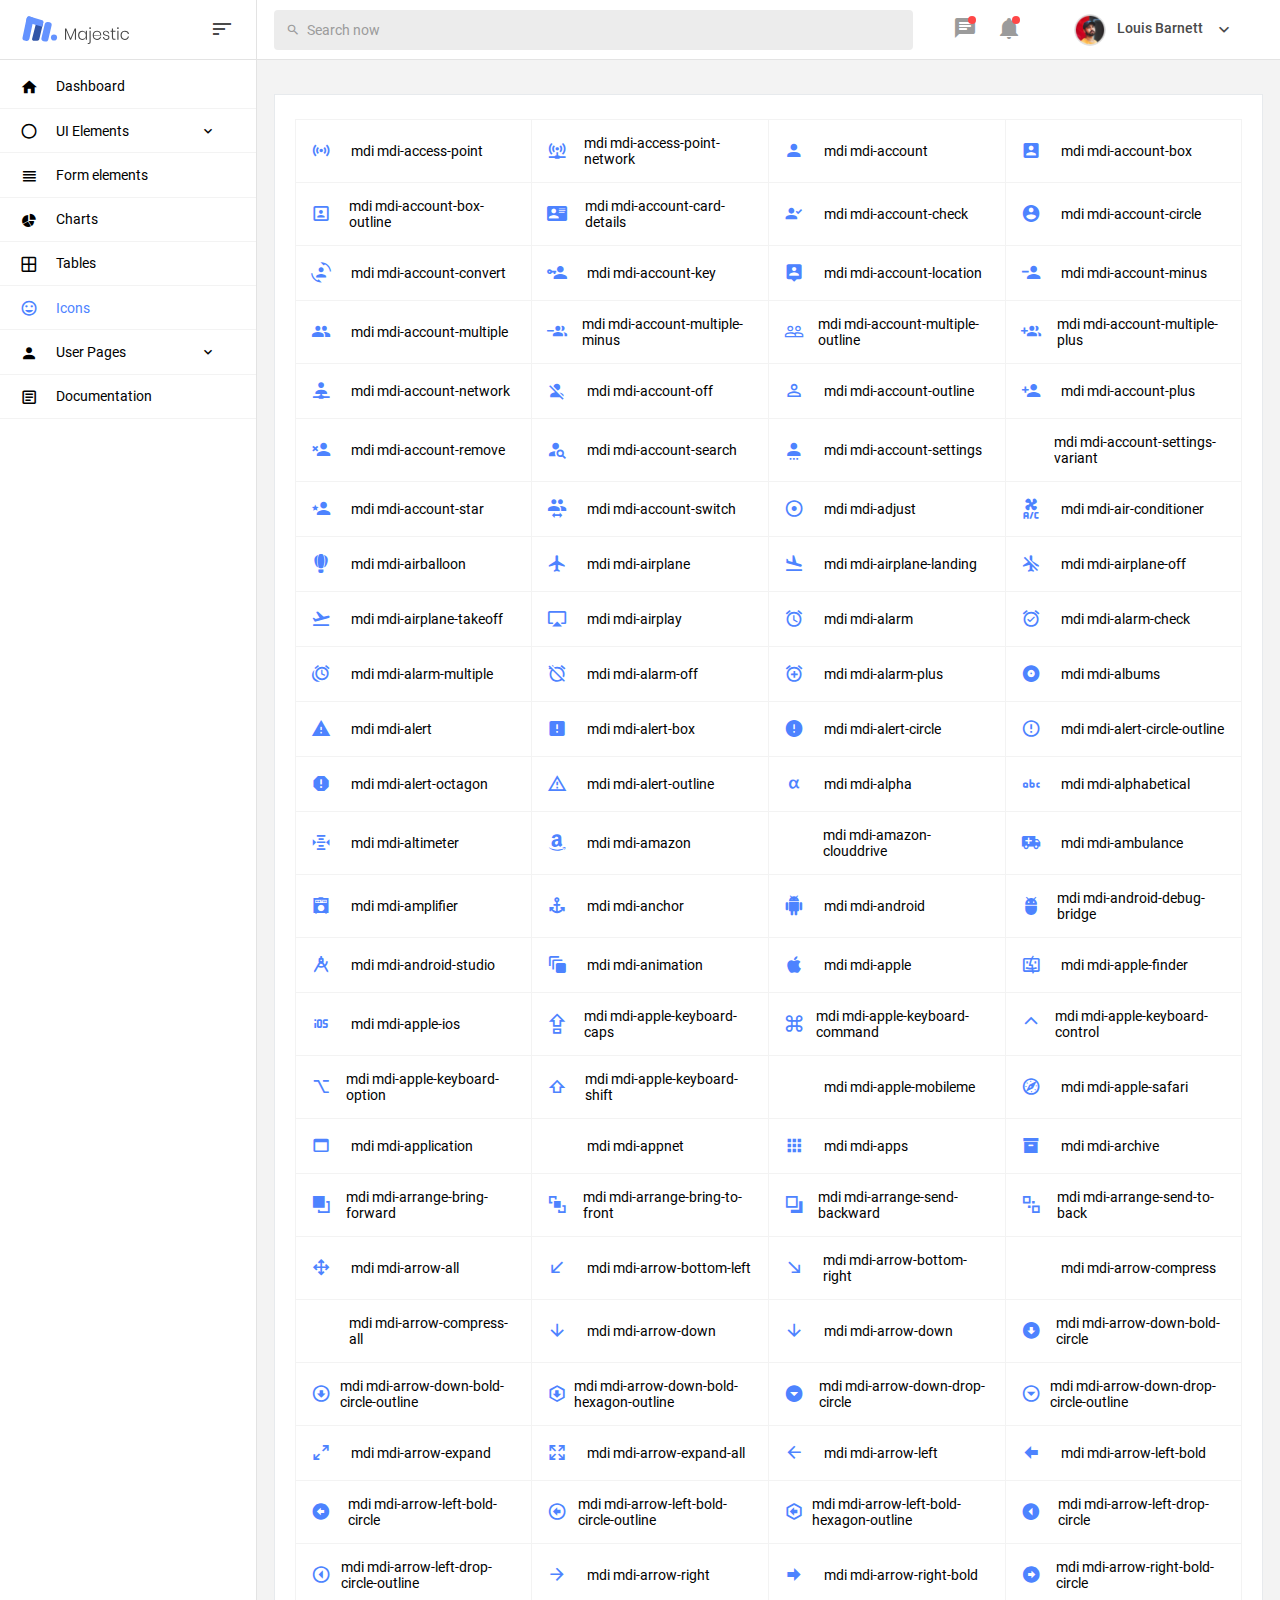
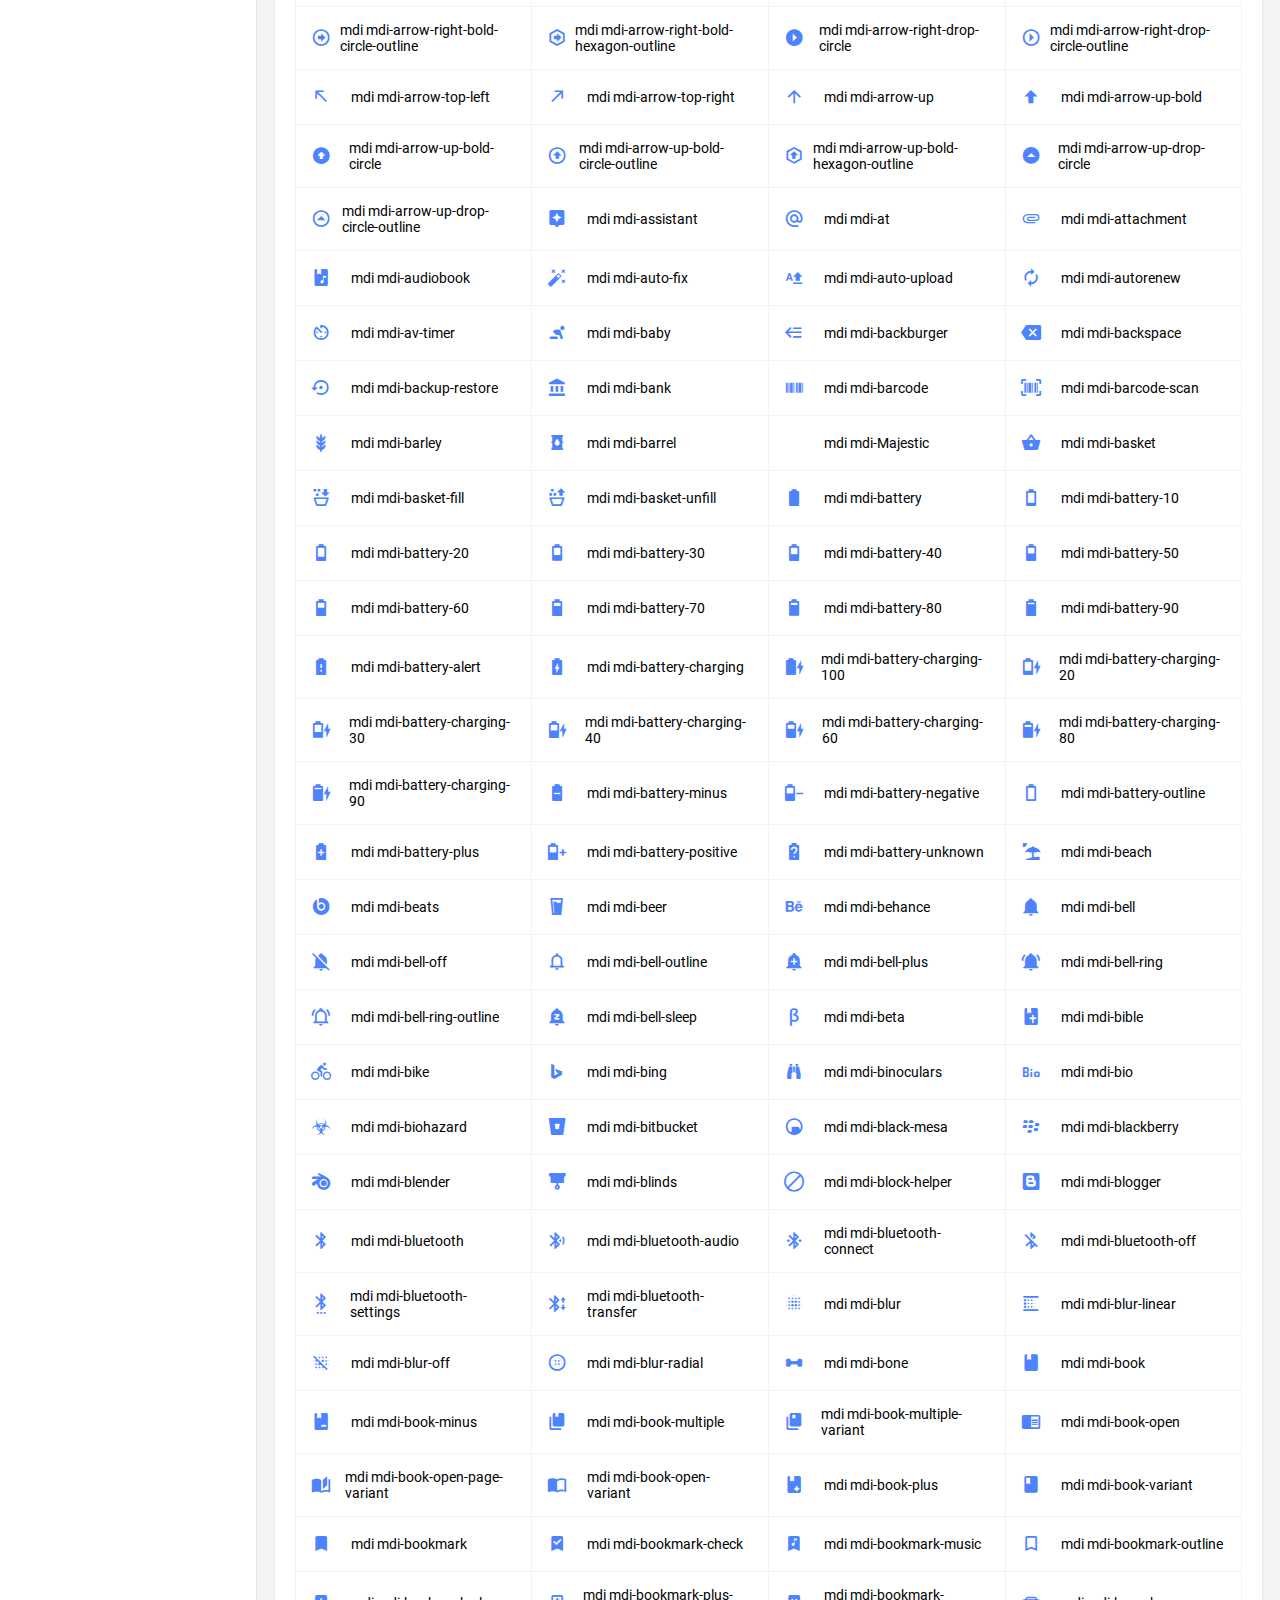
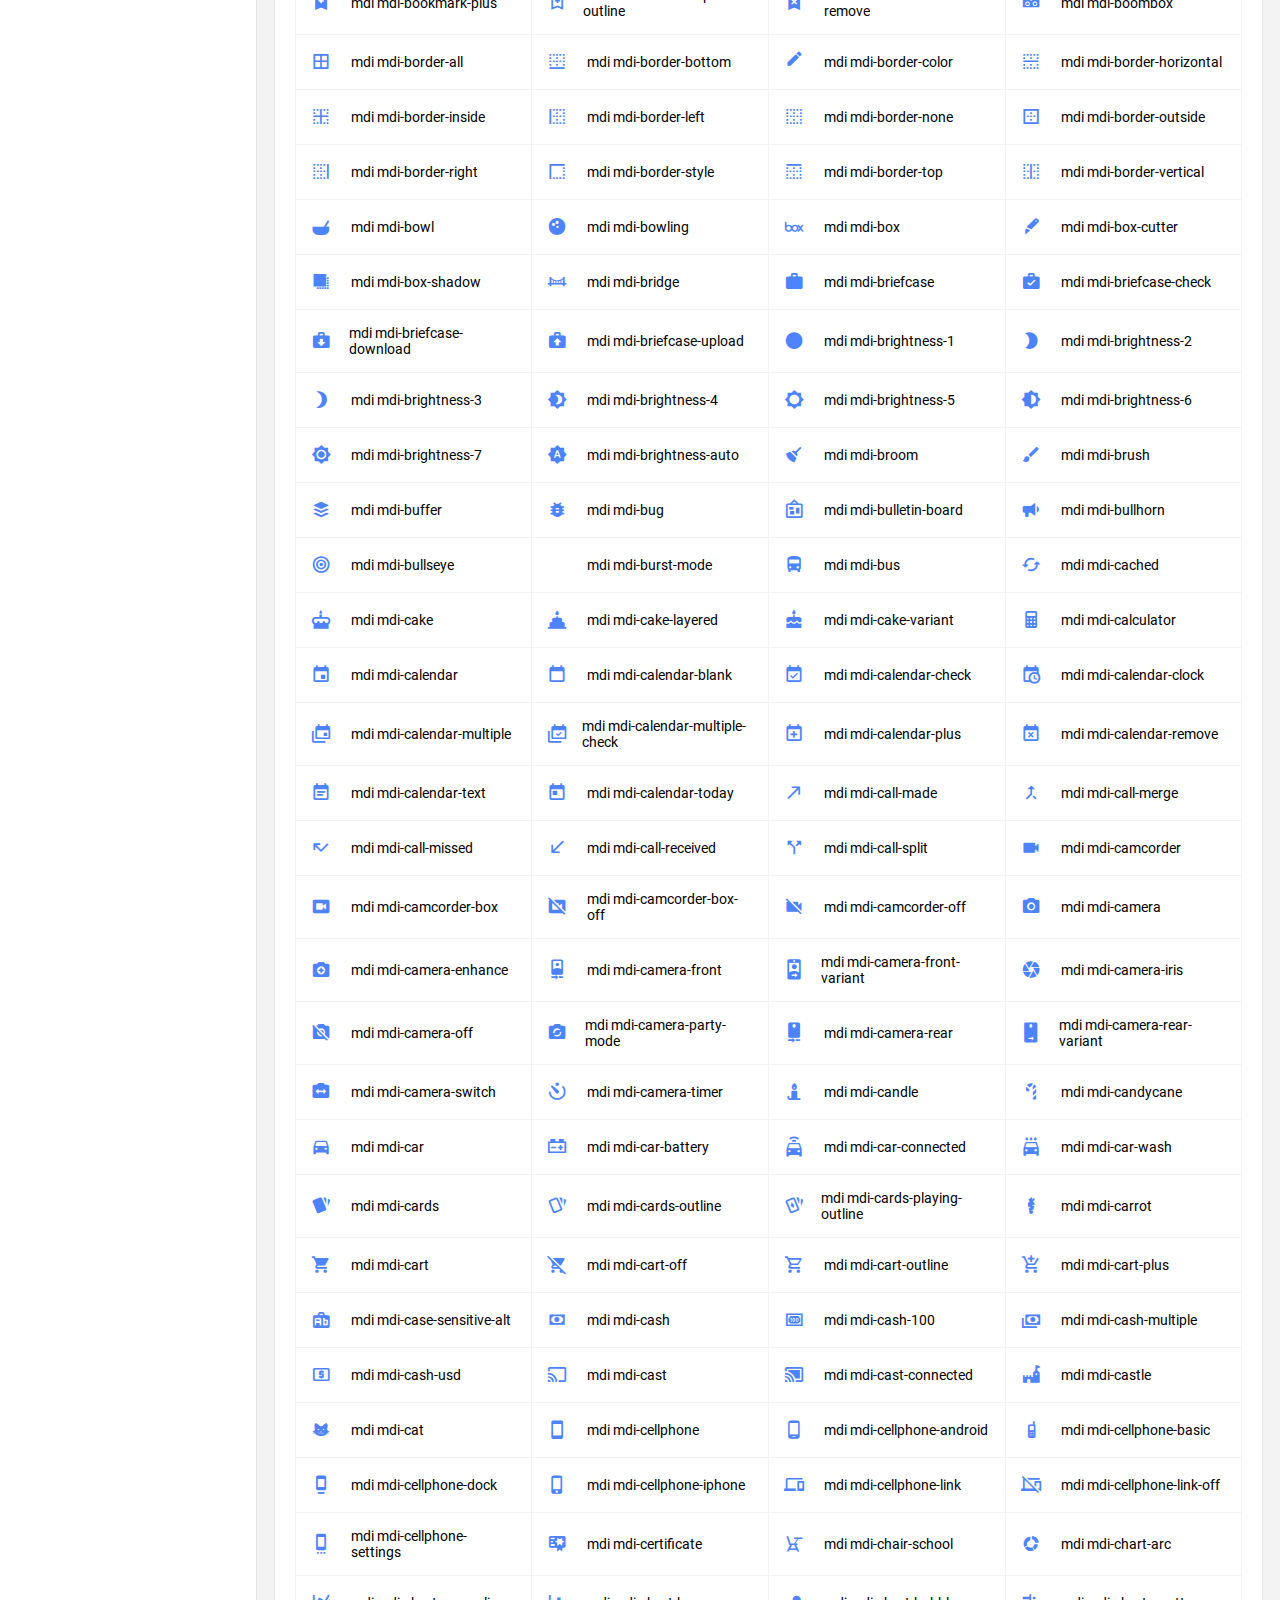
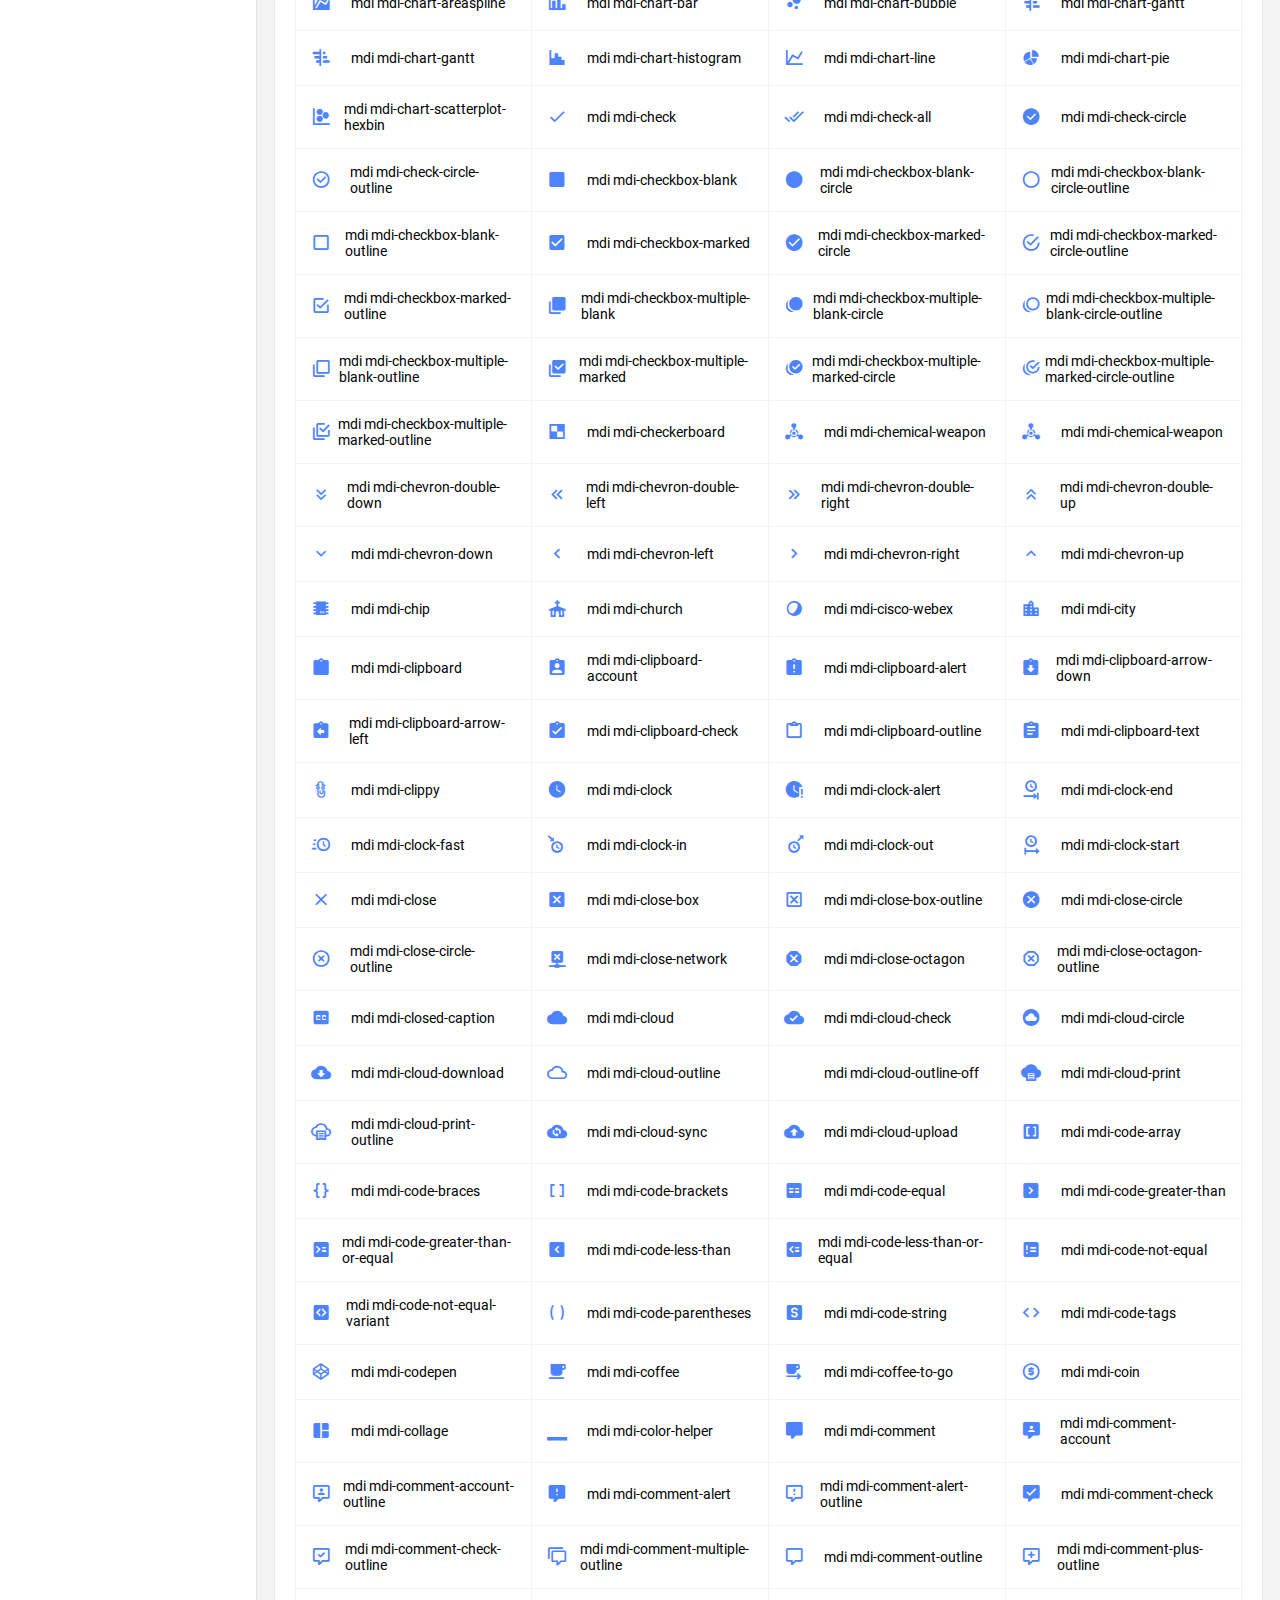
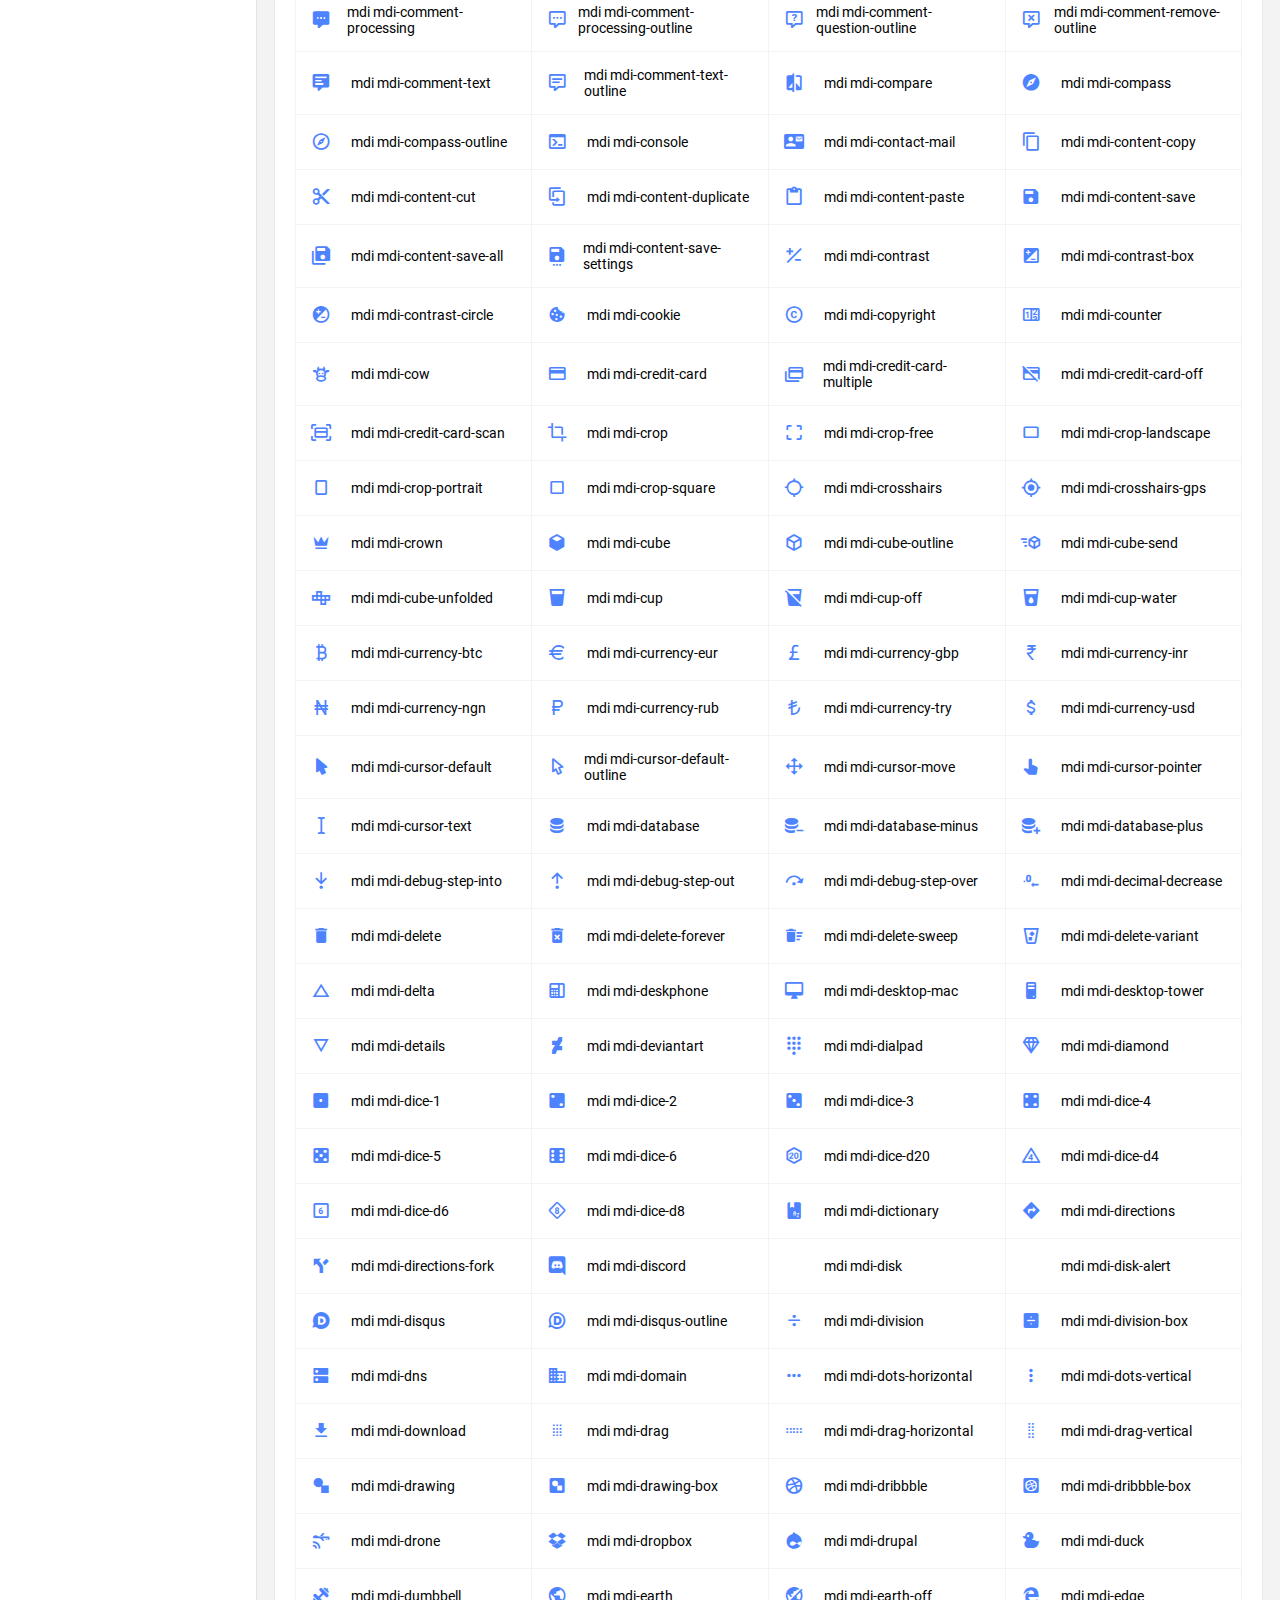
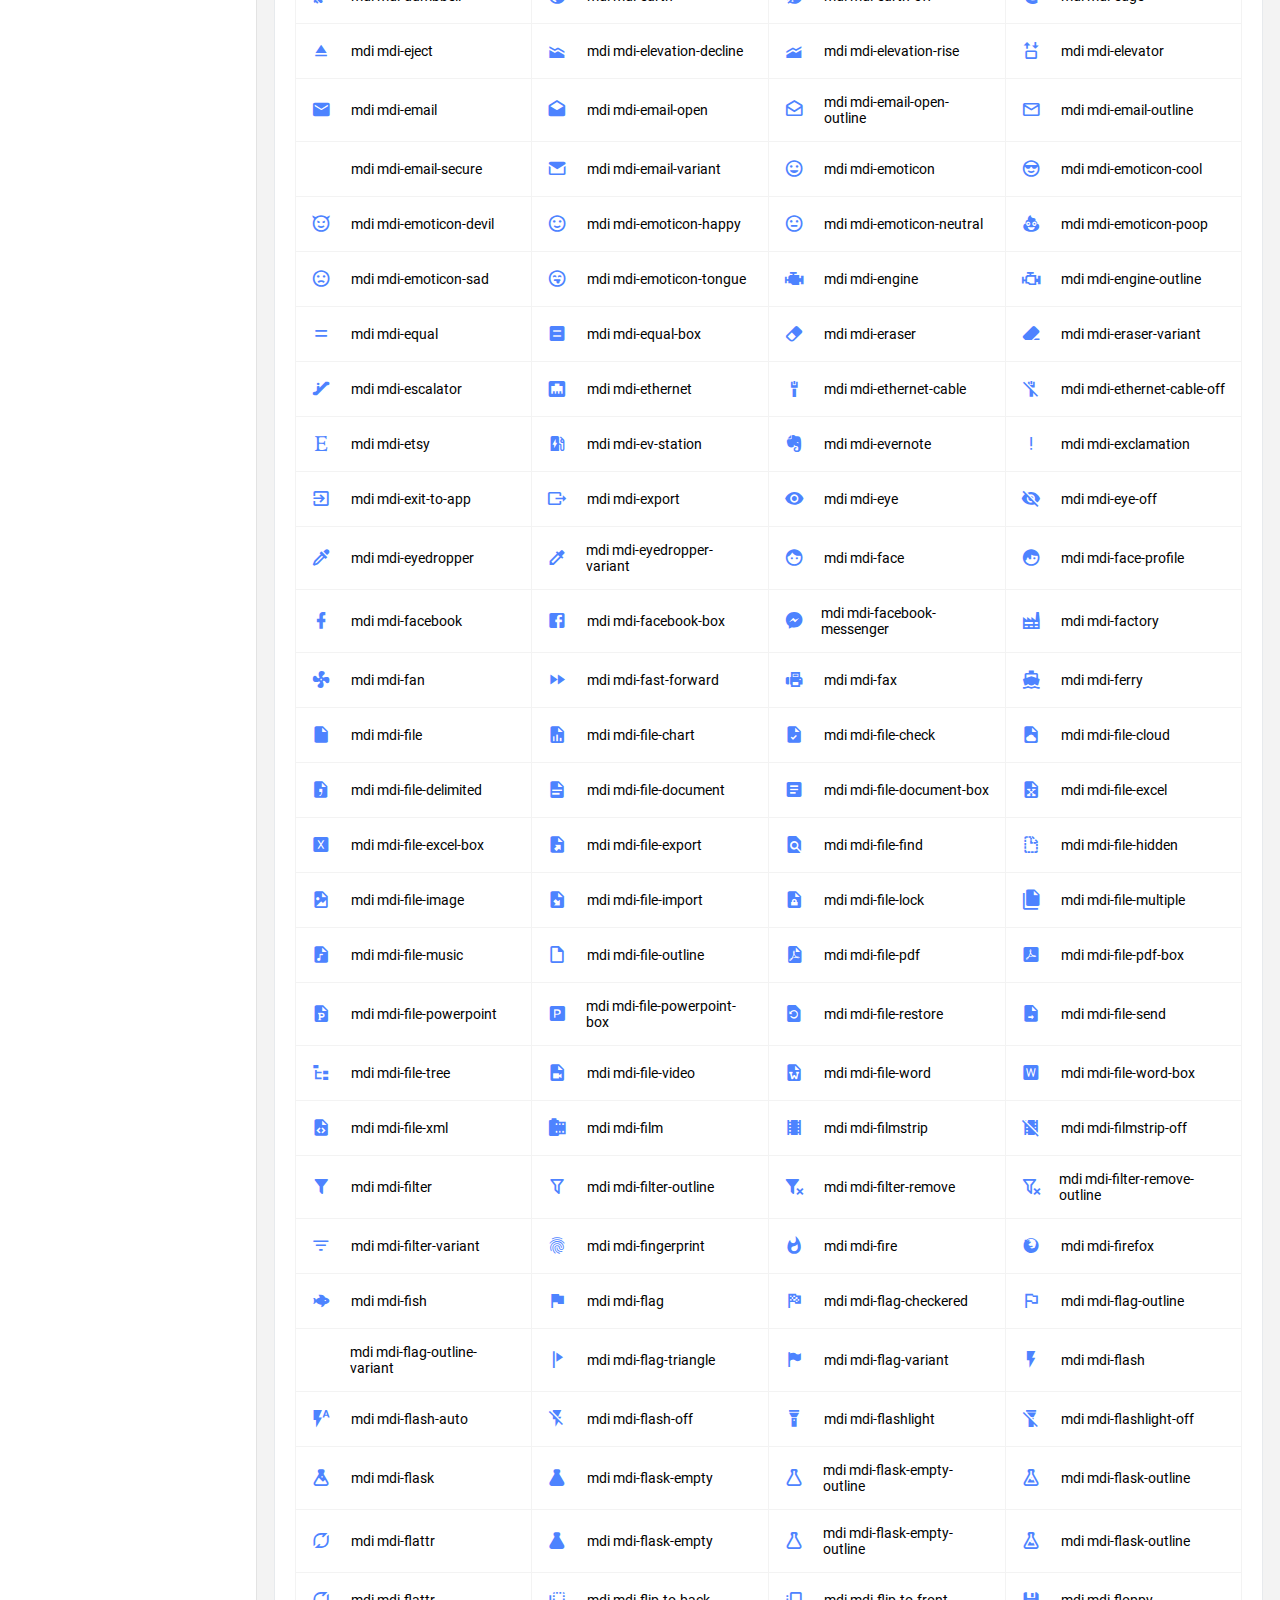
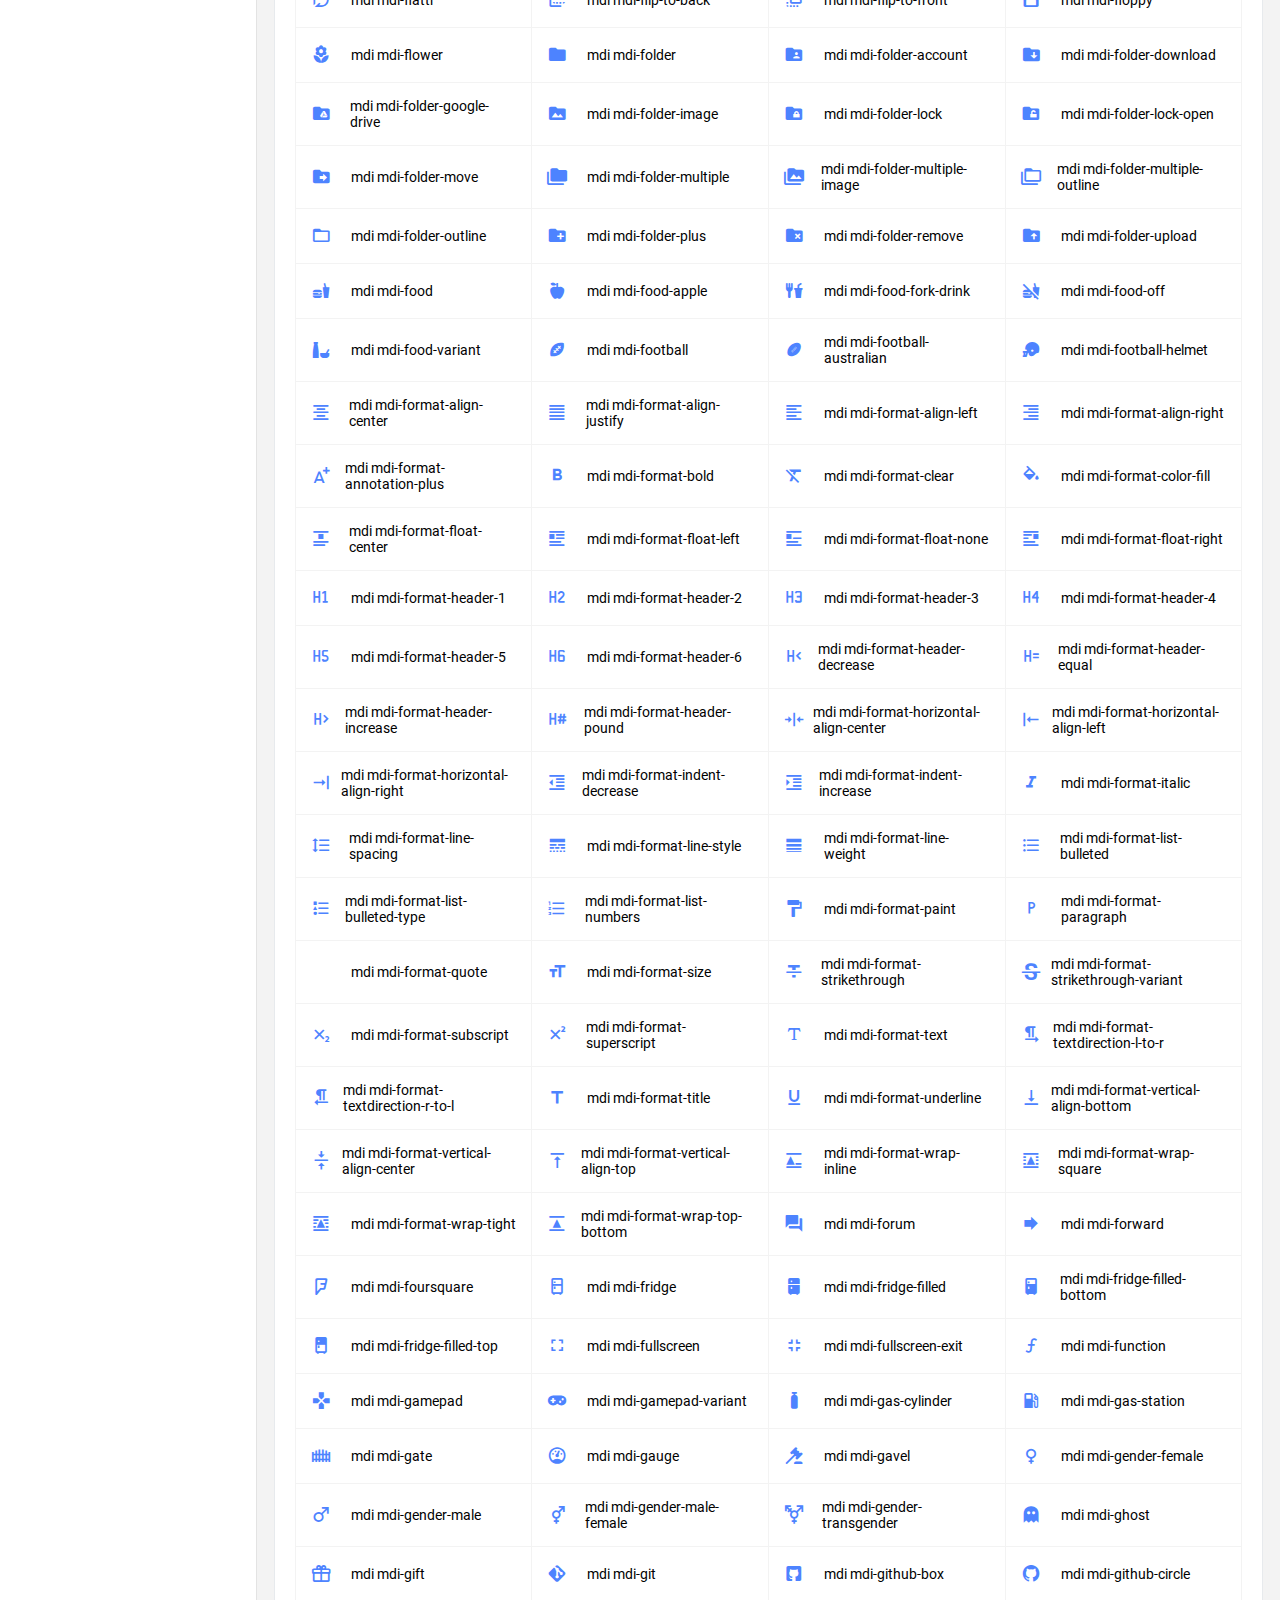
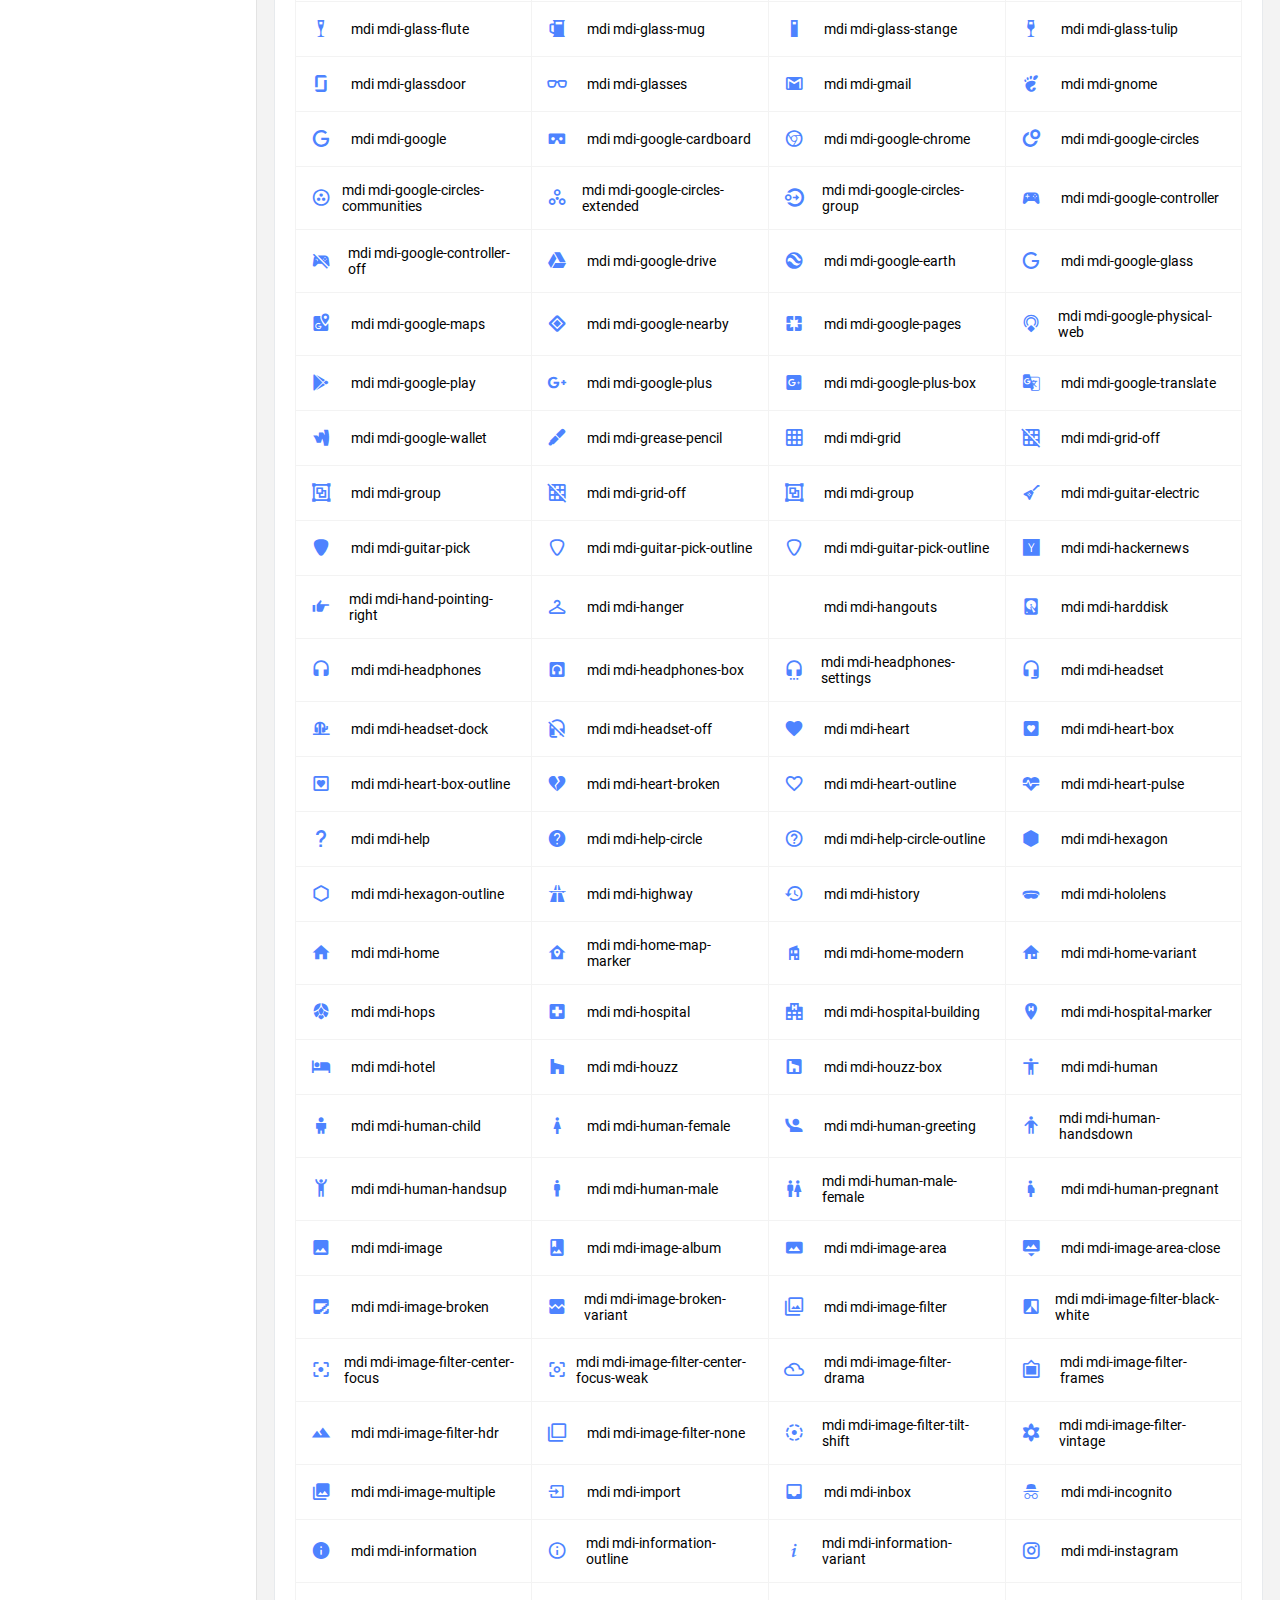
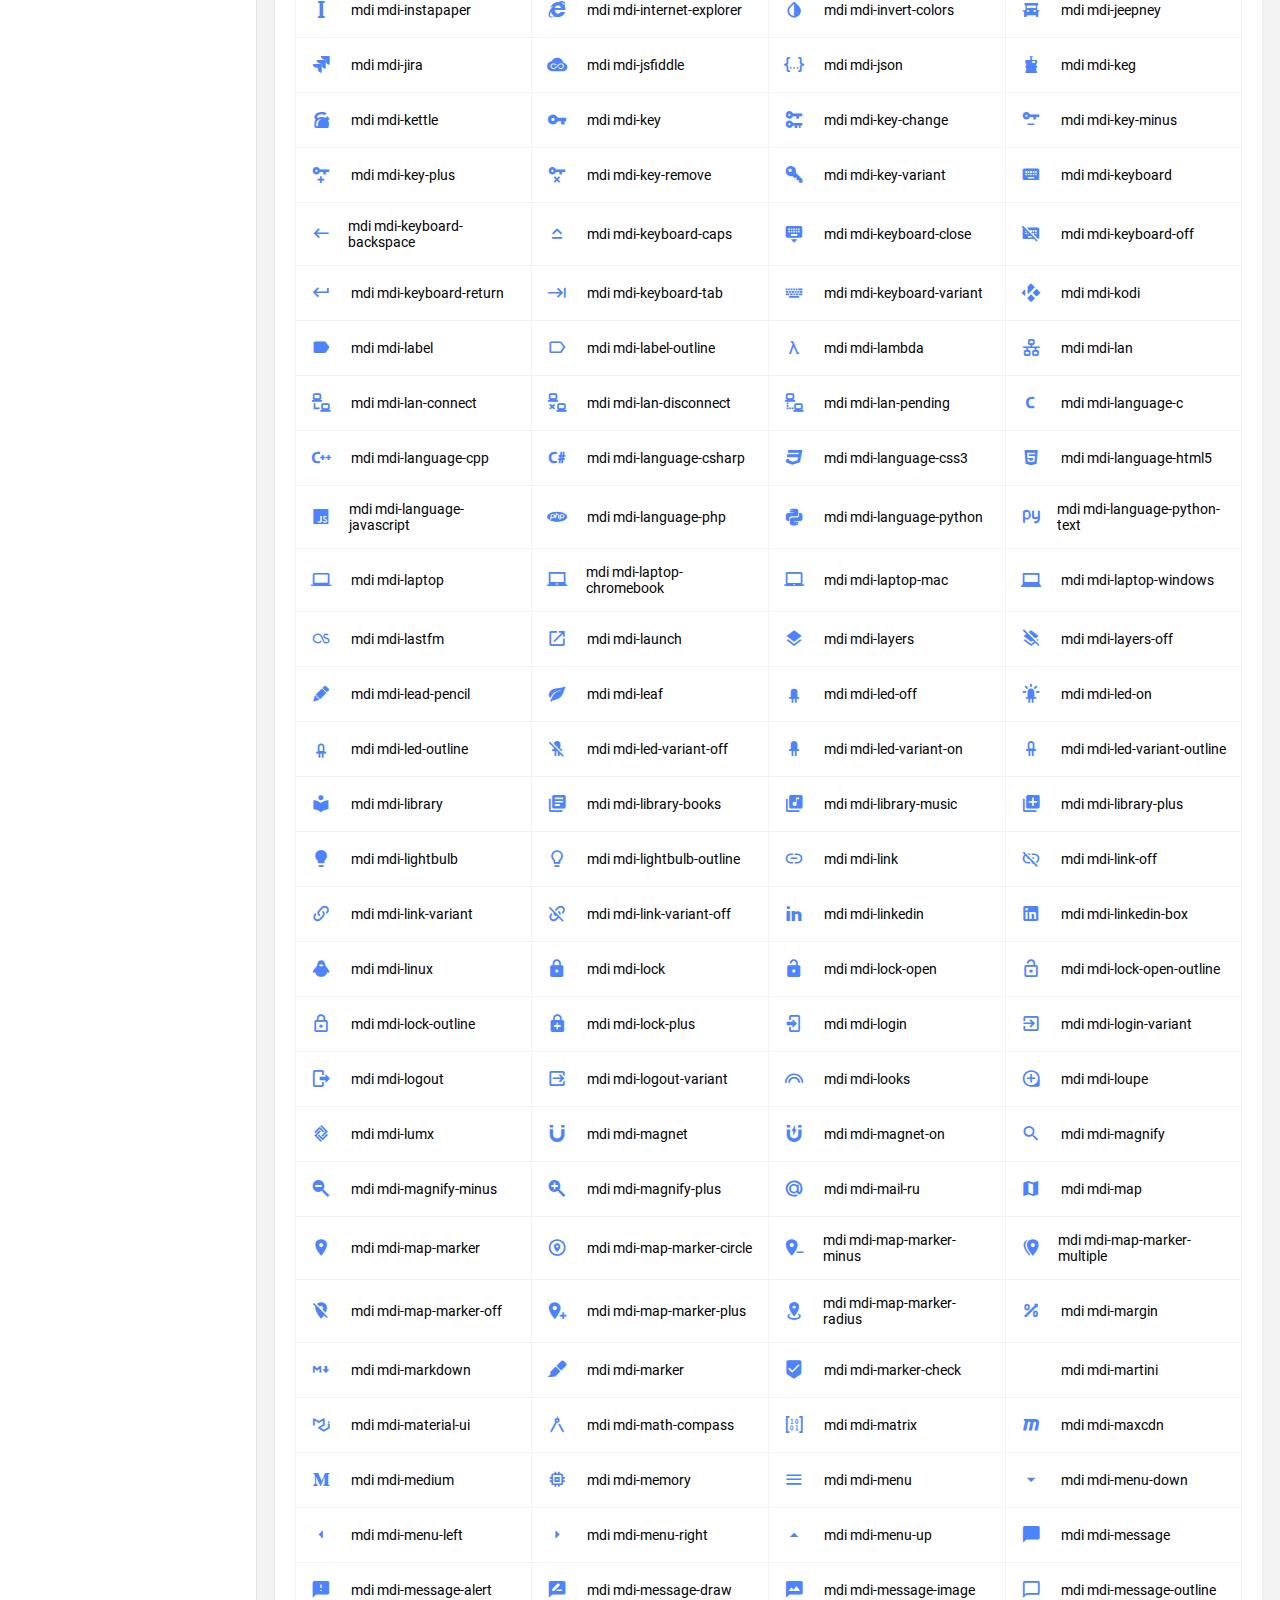
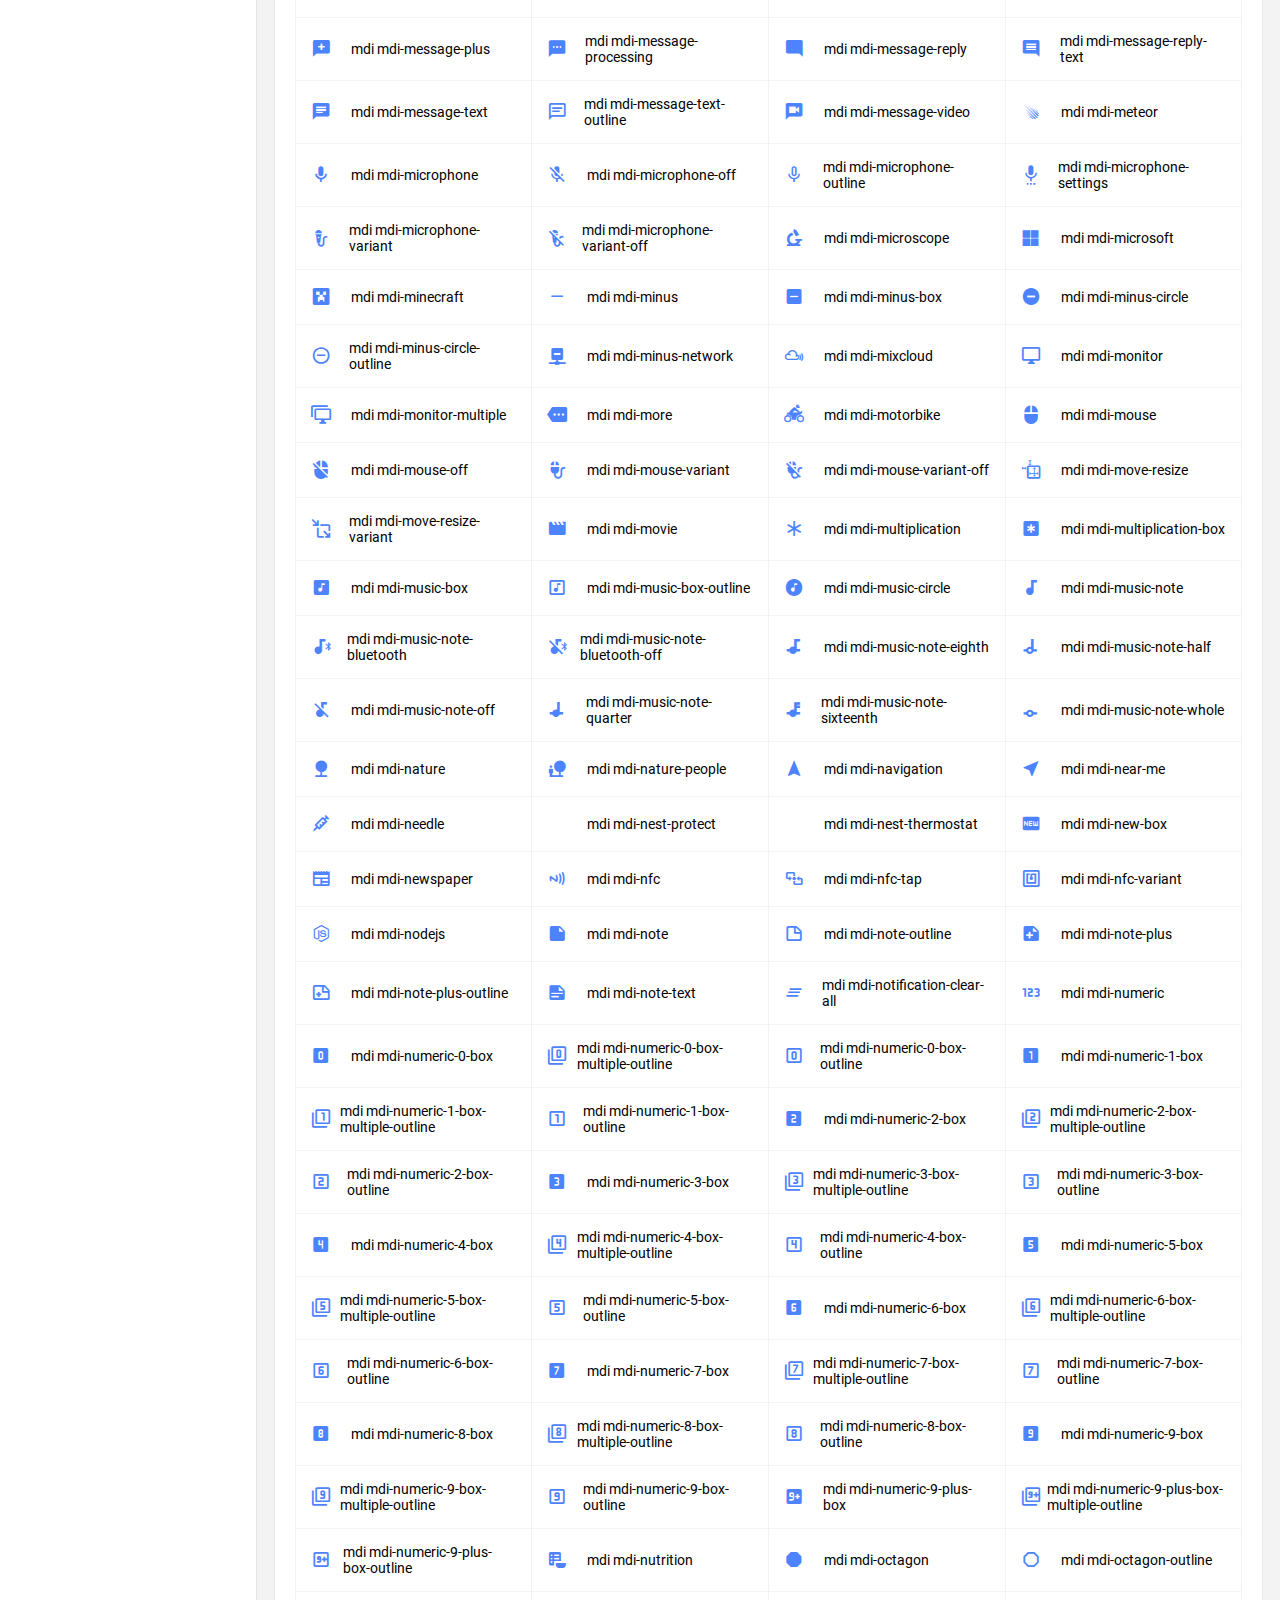
<file: backend/template-admin/pages/icons/mdi.html>
<!DOCTYPE html>
<html lang="en">

<head>
  <!-- Required meta tags -->
  <meta charset="utf-8">
  <meta name="viewport" content="width=device-width, initial-scale=1, shrink-to-fit=no">
  <title>Majestic Admin</title>
  <!-- plugins:css -->
  <link rel="stylesheet" href="../../vendors/mdi/css/materialdesignicons.min.css">
  <link rel="stylesheet" href="../../vendors/base/vendor.bundle.base.css">
  <!-- endinject -->
  <!-- inject:css -->
  <link rel="stylesheet" href="../../css/style.css">
  <!-- endinject -->
  <link rel="shortcut icon" href="../../images/favicon.png" />
</head>

<body>
  <div class=" container-scroller">
    <!-- partial:../../partials/_navbar.html -->
    <nav class="navbar col-lg-12 col-12 p-0 fixed-top d-flex flex-row">
            <div class="navbar-brand-wrapper d-flex justify-content-center">
        <div class="navbar-brand-inner-wrapper d-flex justify-content-between align-items-center w-100">  
          <a class="navbar-brand brand-logo" href="../../index.html"><img src="../../images/logo.svg" alt="logo"/></a>
          <a class="navbar-brand brand-logo-mini" href="../../index.html"><img src="../../images/logo-mini.svg" alt="logo"/></a>
          <button class="navbar-toggler navbar-toggler align-self-center" type="button" data-toggle="minimize">
            <span class="mdi mdi-sort-variant"></span>
          </button>
        </div>  
      </div>
      <div class="navbar-menu-wrapper d-flex align-items-center justify-content-end">
        <ul class="navbar-nav mr-lg-4 w-100">
          <li class="nav-item nav-search d-none d-lg-block w-100">
            <div class="input-group">
              <div class="input-group-prepend">
                <span class="input-group-text" id="search">
                  <i class="mdi mdi-magnify"></i>
                </span>
              </div>
              <input type="text" class="form-control" placeholder="Search now" aria-label="search" aria-describedby="search">
            </div>
          </li>
        </ul>
        <ul class="navbar-nav navbar-nav-right">
          <li class="nav-item dropdown mr-1">
            <a class="nav-link count-indicator dropdown-toggle d-flex justify-content-center align-items-center" id="messageDropdown" href="#" data-toggle="dropdown">
              <i class="mdi mdi-message-text mx-0"></i>
              <span class="count"></span>
            </a>
            <div class="dropdown-menu dropdown-menu-right navbar-dropdown" aria-labelledby="messageDropdown">
              <p class="mb-0 font-weight-normal float-left dropdown-header">Messages</p>
              <a class="dropdown-item">
                <div class="item-thumbnail">
                    <img src="../../images/faces/face4.jpg" alt="image" class="profile-pic">
                </div>
                <div class="item-content flex-grow">
                  <h6 class="ellipsis font-weight-normal">David Grey
                  </h6>
                  <p class="font-weight-light small-text text-muted mb-0">
                    The meeting is cancelled
                  </p>
                </div>
              </a>
              <a class="dropdown-item">
                <div class="item-thumbnail">
                    <img src="../../images/faces/face2.jpg" alt="image" class="profile-pic">
                </div>
                <div class="item-content flex-grow">
                  <h6 class="ellipsis font-weight-normal">Tim Cook
                  </h6>
                  <p class="font-weight-light small-text text-muted mb-0">
                    New product launch
                  </p>
                </div>
              </a>
              <a class="dropdown-item">
                <div class="item-thumbnail">
                    <img src="../../images/faces/face3.jpg" alt="image" class="profile-pic">
                </div>
                <div class="item-content flex-grow">
                  <h6 class="ellipsis font-weight-normal"> Johnson
                  </h6>
                  <p class="font-weight-light small-text text-muted mb-0">
                    Upcoming board meeting
                  </p>
                </div>
              </a>
            </div>
          </li>
          <li class="nav-item dropdown mr-4">
            <a class="nav-link count-indicator dropdown-toggle d-flex align-items-center justify-content-center notification-dropdown" id="notificationDropdown" href="#" data-toggle="dropdown">
              <i class="mdi mdi-bell mx-0"></i>
              <span class="count"></span>
            </a>
            <div class="dropdown-menu dropdown-menu-right navbar-dropdown" aria-labelledby="notificationDropdown">
              <p class="mb-0 font-weight-normal float-left dropdown-header">Notifications</p>
              <a class="dropdown-item">
                <div class="item-thumbnail">
                  <div class="item-icon bg-success">
                    <i class="mdi mdi-information mx-0"></i>
                  </div>
                </div>
                <div class="item-content">
                  <h6 class="font-weight-normal">Application Error</h6>
                  <p class="font-weight-light small-text mb-0 text-muted">
                    Just now
                  </p>
                </div>
              </a>
              <a class="dropdown-item">
                <div class="item-thumbnail">
                  <div class="item-icon bg-warning">
                    <i class="mdi mdi-settings mx-0"></i>
                  </div>
                </div>
                <div class="item-content">
                  <h6 class="font-weight-normal">Settings</h6>
                  <p class="font-weight-light small-text mb-0 text-muted">
                    Private message
                  </p>
                </div>
              </a>
              <a class="dropdown-item">
                <div class="item-thumbnail">
                  <div class="item-icon bg-info">
                    <i class="mdi mdi-account-box mx-0"></i>
                  </div>
                </div>
                <div class="item-content">
                  <h6 class="font-weight-normal">New user registration</h6>
                  <p class="font-weight-light small-text mb-0 text-muted">
                    2 days ago
                  </p>
                </div>
              </a>
            </div>
          </li>
          <li class="nav-item nav-profile dropdown">
            <a class="nav-link dropdown-toggle" href="#" data-toggle="dropdown" id="profileDropdown">
              <img src="../../images/faces/face5.jpg" alt="profile"/>
              <span class="nav-profile-name">Louis Barnett</span>
            </a>
            <div class="dropdown-menu dropdown-menu-right navbar-dropdown" aria-labelledby="profileDropdown">
              <a class="dropdown-item">
                <i class="mdi mdi-settings text-primary"></i>
                Settings
              </a>
              <a class="dropdown-item">
                <i class="mdi mdi-logout text-primary"></i>
                Logout
              </a>
            </div>
          </li>
        </ul>
        <button class="navbar-toggler navbar-toggler-right d-lg-none align-self-center" type="button" data-toggle="offcanvas">
          <span class="mdi mdi-menu"></span>
        </button>
      </div>
    </nav>
    <!-- partial -->
    <div class="container-fluid page-body-wrapper">
      <!-- partial:../../partials/_sidebar.html -->
      <nav class="sidebar sidebar-offcanvas" id="sidebar">
        <ul class="nav">
          <li class="nav-item">
            <a class="nav-link" href="../../index.html">
              <i class="mdi mdi-home menu-icon"></i>
              <span class="menu-title">Dashboard</span>
            </a>
          </li>
          <li class="nav-item">
            <a class="nav-link" data-toggle="collapse" href="#ui-basic" aria-expanded="false" aria-controls="ui-basic">
              <i class="mdi mdi-circle-outline menu-icon"></i>
              <span class="menu-title">UI Elements</span>
              <i class="menu-arrow"></i>
            </a>
            <div class="collapse" id="ui-basic">
              <ul class="nav flex-column sub-menu">
                <li class="nav-item"> <a class="nav-link" href="../../pages/ui-features/buttons.html">Buttons</a></li>
                <li class="nav-item"> <a class="nav-link" href="../../pages/ui-features/typography.html">Typography</a></li>
              </ul>
            </div>
          </li>
          <li class="nav-item">
            <a class="nav-link" href="../../pages/forms/basic_elements.html">
              <i class="mdi mdi-view-headline menu-icon"></i>
              <span class="menu-title">Form elements</span>
            </a>
          </li>
          <li class="nav-item">
            <a class="nav-link" href="../../pages/charts/chartjs.html">
              <i class="mdi mdi-chart-pie menu-icon"></i>
              <span class="menu-title">Charts</span>
            </a>
          </li>
          <li class="nav-item">
            <a class="nav-link" href="../../pages/tables/basic-table.html">
              <i class="mdi mdi-grid-large menu-icon"></i>
              <span class="menu-title">Tables</span>
            </a>
          </li>
          <li class="nav-item">
            <a class="nav-link" href="../../pages/icons/mdi.html">
              <i class="mdi mdi-emoticon menu-icon"></i>
              <span class="menu-title">Icons</span>
            </a>
          </li>
          <li class="nav-item">
            <a class="nav-link" data-toggle="collapse" href="#auth" aria-expanded="false" aria-controls="auth">
              <i class="mdi mdi-account menu-icon"></i>
              <span class="menu-title">User Pages</span>
              <i class="menu-arrow"></i>
            </a>
            <div class="collapse" id="auth">
              <ul class="nav flex-column sub-menu">
                <li class="nav-item"> <a class="nav-link" href="../../pages/samples/login.html"> Login </a></li>
                <li class="nav-item"> <a class="nav-link" href="../../pages/samples/login-2.html"> Login 2 </a></li>
                <li class="nav-item"> <a class="nav-link" href="../../pages/samples/register.html"> Register </a></li>
                <li class="nav-item"> <a class="nav-link" href="../../pages/samples/register-2.html"> Register 2 </a></li>
                <li class="nav-item"> <a class="nav-link" href="../../pages/samples/lock-screen.html"> Lockscreen </a></li>
              </ul>
            </div>
          </li>
          <li class="nav-item">
            <a class="nav-link" href="../../documentation/documentation.html">
              <i class="mdi mdi-file-document-box-outline menu-icon"></i>
              <span class="menu-title">Documentation</span>
            </a>
          </li>
        </ul>
      </nav>
      <!-- partial -->
      <div class="main-panel">        
        <div class="content-wrapper">
          <div class="row">
            <div class="col-lg-12 grid-margin">
              <div class="card">
                <div class="card-body">
                  <div class="row icons-list">
                    <div class="col-sm-6 col-md-4 col-lg-3">
                        <i class="mdi mdi-access-point"></i> mdi mdi-access-point
                    </div>
                    <div class="col-sm-6 col-md-4 col-lg-3">
                        <i class="mdi mdi-access-point-network"></i> mdi mdi-access-point-network
                    </div>
                    <div class="col-sm-6 col-md-4 col-lg-3">
                        <i class="mdi mdi-account"></i> mdi mdi-account
                    </div>
                    <div class="col-sm-6 col-md-4 col-lg-3">
                        <i class="mdi mdi-account-box"></i> mdi mdi-account-box
                    </div>
                    <div class="col-sm-6 col-md-4 col-lg-3">
                        <i class="mdi mdi-account-box-outline"></i> mdi mdi-account-box-outline
                    </div>
                    <div class="col-sm-6 col-md-4 col-lg-3">
                        <i class="mdi mdi-account-card-details"></i> mdi mdi-account-card-details
                    </div>
                    <div class="col-sm-6 col-md-4 col-lg-3">
                        <i class="mdi mdi-account-check"></i> mdi mdi-account-check
                    </div>
                    <div class="col-sm-6 col-md-4 col-lg-3">
                        <i class="mdi mdi-account-circle"></i> mdi mdi-account-circle
                    </div>
                    <div class="col-sm-6 col-md-4 col-lg-3">
                        <i class="mdi mdi-account-convert"></i> mdi mdi-account-convert
                    </div>
                    <div class="col-sm-6 col-md-4 col-lg-3">
                        <i class="mdi mdi-account-key"></i> mdi mdi-account-key
                    </div>
                    <div class="col-sm-6 col-md-4 col-lg-3">
                        <i class="mdi mdi-account-location"></i> mdi mdi-account-location
                    </div>
                    <div class="col-sm-6 col-md-4 col-lg-3">
                        <i class="mdi mdi-account-minus"></i> mdi mdi-account-minus
                    </div>
                    <div class="col-sm-6 col-md-4 col-lg-3">
                        <i class="mdi mdi-account-multiple"></i> mdi mdi-account-multiple
                    </div>
                    <div class="col-sm-6 col-md-4 col-lg-3">
                        <i class="mdi mdi-account-multiple-minus"></i> mdi mdi-account-multiple-minus
                    </div>
                    <div class="col-sm-6 col-md-4 col-lg-3">
                        <i class="mdi mdi-account-multiple-outline"></i> mdi mdi-account-multiple-outline
                    </div>
                    <div class="col-sm-6 col-md-4 col-lg-3">
                        <i class="mdi mdi-account-multiple-plus"></i> mdi mdi-account-multiple-plus
                    </div>
                    <div class="col-sm-6 col-md-4 col-lg-3">
                        <i class="mdi mdi-account-network"></i> mdi mdi-account-network
                    </div>
                    <div class="col-sm-6 col-md-4 col-lg-3">
                        <i class="mdi mdi-account-off"></i> mdi mdi-account-off
                    </div>
                    <div class="col-sm-6 col-md-4 col-lg-3">
                        <i class="mdi mdi-account-outline"></i> mdi mdi-account-outline
                    </div>
                    <div class="col-sm-6 col-md-4 col-lg-3">
                        <i class="mdi mdi-account-plus"></i> mdi mdi-account-plus
                    </div>
                    <div class="col-sm-6 col-md-4 col-lg-3">
                        <i class="mdi mdi-account-remove"></i> mdi mdi-account-remove
                    </div>
                    <div class="col-sm-6 col-md-4 col-lg-3">
                        <i class="mdi mdi-account-search"></i> mdi mdi-account-search
                    </div>
                    <div class="col-sm-6 col-md-4 col-lg-3">
                        <i class="mdi mdi-account-settings"></i> mdi mdi-account-settings
                    </div>
                    <div class="col-sm-6 col-md-4 col-lg-3">
                        <i class="mdi mdi-account-settings-variant"></i> mdi mdi-account-settings-variant
                    </div>
                    <div class="col-sm-6 col-md-4 col-lg-3">
                        <i class="mdi mdi-account-star"></i> mdi mdi-account-star
                    </div>
                    <div class="col-sm-6 col-md-4 col-lg-3">
                        <i class="mdi mdi-account-switch"></i> mdi mdi-account-switch
                    </div>
                    <div class="col-sm-6 col-md-4 col-lg-3">
                        <i class="mdi mdi-adjust"></i> mdi mdi-adjust
                    </div>
                    <div class="col-sm-6 col-md-4 col-lg-3">
                        <i class="mdi mdi-air-conditioner"></i> mdi mdi-air-conditioner
                    </div>
                    <div class="col-sm-6 col-md-4 col-lg-3">
                        <i class="mdi mdi-airballoon"></i> mdi mdi-airballoon
                    </div>
                    <div class="col-sm-6 col-md-4 col-lg-3">
                        <i class="mdi mdi-airplane"></i> mdi mdi-airplane
                    </div>
                    <div class="col-sm-6 col-md-4 col-lg-3">
                        <i class="mdi mdi-airplane-landing"></i> mdi mdi-airplane-landing
                    </div>
                    <div class="col-sm-6 col-md-4 col-lg-3">
                        <i class="mdi mdi-airplane-off"></i> mdi mdi-airplane-off
                    </div>
                    <div class="col-sm-6 col-md-4 col-lg-3">
                        <i class="mdi mdi-airplane-takeoff"></i> mdi mdi-airplane-takeoff
                    </div>
                    <div class="col-sm-6 col-md-4 col-lg-3">
                        <i class="mdi mdi-airplay"></i> mdi mdi-airplay
                    </div>
                    <div class="col-sm-6 col-md-4 col-lg-3">
                        <i class="mdi mdi-alarm"></i> mdi mdi-alarm
                    </div>
                    <div class="col-sm-6 col-md-4 col-lg-3">
                        <i class="mdi mdi-alarm-check"></i> mdi mdi-alarm-check
                    </div>
                    <div class="col-sm-6 col-md-4 col-lg-3">
                        <i class="mdi mdi-alarm-multiple"></i> mdi mdi-alarm-multiple
                    </div>
                    <div class="col-sm-6 col-md-4 col-lg-3">
                        <i class="mdi mdi-alarm-off"></i> mdi mdi-alarm-off
                    </div>
                    <div class="col-sm-6 col-md-4 col-lg-3">
                        <i class="mdi mdi-alarm-plus"></i> mdi mdi-alarm-plus
                    </div>
                    <div class="col-sm-6 col-md-4 col-lg-3">
                        <i class="mdi mdi-album"></i> mdi mdi-albums
                    </div>
                    <div class="col-sm-6 col-md-4 col-lg-3">
                        <i class="mdi mdi-alert"></i> mdi mdi-alert
                    </div>
                    <div class="col-sm-6 col-md-4 col-lg-3">
                        <i class="mdi mdi-alert-box"></i> mdi mdi-alert-box
                    </div>
                    <div class="col-sm-6 col-md-4 col-lg-3">
                        <i class="mdi mdi-alert-circle"></i> mdi mdi-alert-circle
                    </div>
                    <div class="col-sm-6 col-md-4 col-lg-3">
                        <i class="mdi mdi-alert-circle-outline"></i> mdi mdi-alert-circle-outline
                    </div>
                    <div class="col-sm-6 col-md-4 col-lg-3">
                        <i class="mdi mdi-alert-octagon"></i> mdi mdi-alert-octagon
                    </div>
                    <div class="col-sm-6 col-md-4 col-lg-3">
                        <i class="mdi mdi-alert-outline"></i> mdi mdi-alert-outline
                    </div>
                    <div class="col-sm-6 col-md-4 col-lg-3">
                        <i class="mdi mdi-alpha"></i> mdi mdi-alpha
                    </div>
                    <div class="col-sm-6 col-md-4 col-lg-3">
                        <i class="mdi mdi-alphabetical"></i> mdi mdi-alphabetical
                    </div>
                    <div class="col-sm-6 col-md-4 col-lg-3">
                        <i class="mdi mdi-altimeter"></i> mdi mdi-altimeter
                    </div>
                    <div class="col-sm-6 col-md-4 col-lg-3">
                        <i class="mdi mdi-amazon"></i> mdi mdi-amazon
                    </div>
                    <div class="col-sm-6 col-md-4 col-lg-3">
                        <i class="mdi mdi-amazon-clouddrive"></i> mdi mdi-amazon-clouddrive
                    </div>
                    <div class="col-sm-6 col-md-4 col-lg-3">
                        <i class="mdi mdi-ambulance"></i> mdi mdi-ambulance
                    </div>
                    <div class="col-sm-6 col-md-4 col-lg-3">
                        <i class="mdi mdi-amplifier"></i> mdi mdi-amplifier
                    </div>
                    <div class="col-sm-6 col-md-4 col-lg-3">
                        <i class="mdi mdi-anchor"></i> mdi mdi-anchor
                    </div>
                    <div class="col-sm-6 col-md-4 col-lg-3">
                        <i class="mdi mdi-android"></i> mdi mdi-android
                    </div>
                    <div class="col-sm-6 col-md-4 col-lg-3">
                        <i class="mdi mdi-android-debug-bridge"></i> mdi mdi-android-debug-bridge
                    </div>
                    <div class="col-sm-6 col-md-4 col-lg-3">
                        <i class="mdi mdi-android-studio"></i> mdi mdi-android-studio
                    </div>
                    <div class="col-sm-6 col-md-4 col-lg-3">
                        <i class="mdi mdi-animation"></i> mdi mdi-animation
                    </div>
                    <div class="col-sm-6 col-md-4 col-lg-3">
                        <i class="mdi mdi-apple"></i> mdi mdi-apple
                    </div>
                    <div class="col-sm-6 col-md-4 col-lg-3">
                        <i class="mdi mdi-apple-finder"></i> mdi mdi-apple-finder
                    </div>
                    <div class="col-sm-6 col-md-4 col-lg-3">
                        <i class="mdi mdi-apple-ios"></i> mdi mdi-apple-ios
                    </div>
                    <div class="col-sm-6 col-md-4 col-lg-3">
                        <i class="mdi mdi-apple-keyboard-caps"></i> mdi mdi-apple-keyboard-caps
                    </div>
                    <div class="col-sm-6 col-md-4 col-lg-3">
                        <i class="mdi mdi-apple-keyboard-command"></i> mdi mdi-apple-keyboard-command
                    </div>
                    <div class="col-sm-6 col-md-4 col-lg-3">
                        <i class="mdi mdi-apple-keyboard-control"></i> mdi mdi-apple-keyboard-control
                    </div>
                    <div class="col-sm-6 col-md-4 col-lg-3">
                        <i class="mdi mdi-apple-keyboard-option"></i> mdi mdi-apple-keyboard-option
                    </div>
                    <div class="col-sm-6 col-md-4 col-lg-3">
                        <i class="mdi mdi-apple-keyboard-shift"></i> mdi mdi-apple-keyboard-shift
                    </div>
                    <div class="col-sm-6 col-md-4 col-lg-3">
                        <i class="mdi mdi-apple-mobileme "></i> mdi mdi-apple-mobileme
                    </div>
                    <div class="col-sm-6 col-md-4 col-lg-3">
                        <i class="mdi mdi-apple-safari"></i> mdi mdi-apple-safari
                    </div>
                    <div class="col-sm-6 col-md-4 col-lg-3">
                        <i class="mdi mdi-application"></i> mdi mdi-application
                    </div>
                    <div class="col-sm-6 col-md-4 col-lg-3">
                        <i class="mdi mdi-appnet"></i> mdi mdi-appnet
                    </div>
                    <div class="col-sm-6 col-md-4 col-lg-3">
                        <i class="mdi mdi-apps"></i> mdi mdi-apps
                    </div>
                    <div class="col-sm-6 col-md-4 col-lg-3">
                        <i class="mdi mdi-archive"></i> mdi mdi-archive
                    </div>
                    <div class="col-sm-6 col-md-4 col-lg-3">
                        <i class="mdi mdi-arrange-bring-forward"></i> mdi mdi-arrange-bring-forward
                    </div>
                    <div class="col-sm-6 col-md-4 col-lg-3">
                        <i class="mdi mdi-arrange-bring-to-front"></i> mdi mdi-arrange-bring-to-front
                    </div>
                    <div class="col-sm-6 col-md-4 col-lg-3">
                        <i class="mdi mdi-arrange-send-backward"></i> mdi mdi-arrange-send-backward
                    </div>
                    <div class="col-sm-6 col-md-4 col-lg-3">
                        <i class="mdi mdi-arrange-send-to-back"></i> mdi mdi-arrange-send-to-back
                    </div>
                    <div class="col-sm-6 col-md-4 col-lg-3">
                        <i class="mdi mdi-arrow-all"></i> mdi mdi-arrow-all
                    </div>
                    <div class="col-sm-6 col-md-4 col-lg-3">
                        <i class="mdi mdi-arrow-bottom-left"></i> mdi mdi-arrow-bottom-left
                    </div>
                    <div class="col-sm-6 col-md-4 col-lg-3">
                        <i class="mdi mdi-arrow-bottom-right"></i> mdi mdi-arrow-bottom-right
                    </div>
                    <div class="col-sm-6 col-md-4 col-lg-3">
                        <i class="mdi mdi-arrow-compress"></i> mdi mdi-arrow-compress
                    </div>
                    <div class="col-sm-6 col-md-4 col-lg-3">
                        <i class="mdi mdi-arrow-compress-all"></i> mdi mdi-arrow-compress-all
                    </div>
                    <div class="col-sm-6 col-md-4 col-lg-3">
                        <i class="mdi mdi-arrow-down"></i> mdi mdi-arrow-down
                    </div>
                    <div class="col-sm-6 col-md-4 col-lg-3">
                        <i class="mdi mdi-arrow-down"></i> mdi mdi-arrow-down
                    </div>
                    <div class="col-sm-6 col-md-4 col-lg-3">
                        <i class="mdi mdi-arrow-down-bold-circle"></i> mdi mdi-arrow-down-bold-circle
                    </div>
                    <div class="col-sm-6 col-md-4 col-lg-3">
                        <i class="mdi mdi-arrow-down-bold-circle-outline"></i> mdi mdi-arrow-down-bold-circle-outline
                    </div>
                    <div class="col-sm-6 col-md-4 col-lg-3">
                        <i class="mdi mdi-arrow-down-bold-hexagon-outline"></i> mdi mdi-arrow-down-bold-hexagon-outline
                    </div>
                    <div class="col-sm-6 col-md-4 col-lg-3">
                        <i class="mdi mdi-arrow-down-drop-circle"></i> mdi mdi-arrow-down-drop-circle
                    </div>
                    <div class="col-sm-6 col-md-4 col-lg-3">
                        <i class="mdi mdi-arrow-down-drop-circle-outline"></i> mdi mdi-arrow-down-drop-circle-outline
                    </div>
                    <div class="col-sm-6 col-md-4 col-lg-3">
                        <i class="mdi mdi-arrow-expand"></i> mdi mdi-arrow-expand
                    </div>
                    <div class="col-sm-6 col-md-4 col-lg-3">
                        <i class="mdi mdi-arrow-expand-all"></i> mdi mdi-arrow-expand-all
                    </div>
                    <div class="col-sm-6 col-md-4 col-lg-3">
                        <i class="mdi mdi-arrow-left"></i> mdi mdi-arrow-left
                    </div>
                    <div class="col-sm-6 col-md-4 col-lg-3">
                        <i class="mdi mdi-arrow-left-bold"></i> mdi mdi-arrow-left-bold
                    </div>
                    <div class="col-sm-6 col-md-4 col-lg-3">
                        <i class="mdi mdi-arrow-left-bold-circle"></i> mdi mdi-arrow-left-bold-circle
                    </div>
                    <div class="col-sm-6 col-md-4 col-lg-3">
                        <i class="mdi mdi-arrow-left-bold-circle-outline"></i> mdi mdi-arrow-left-bold-circle-outline
                    </div>
                    <div class="col-sm-6 col-md-4 col-lg-3">
                        <i class="mdi mdi-arrow-left-bold-hexagon-outline"></i> mdi mdi-arrow-left-bold-hexagon-outline
                    </div>
                    <div class="col-sm-6 col-md-4 col-lg-3">
                        <i class="mdi mdi-arrow-left-drop-circle"></i> mdi mdi-arrow-left-drop-circle
                    </div>
                    <div class="col-sm-6 col-md-4 col-lg-3">
                        <i class="mdi mdi-arrow-left-drop-circle-outline"></i> mdi mdi-arrow-left-drop-circle-outline
                    </div>
                    <div class="col-sm-6 col-md-4 col-lg-3">
                        <i class="mdi mdi-arrow-right"></i> mdi mdi-arrow-right
                    </div>
                    <div class="col-sm-6 col-md-4 col-lg-3">
                        <i class="mdi mdi-arrow-right-bold"></i> mdi mdi-arrow-right-bold
                    </div>
                    <div class="col-sm-6 col-md-4 col-lg-3">
                        <i class="mdi mdi-arrow-right-bold-circle"></i> mdi mdi-arrow-right-bold-circle
                    </div>
                    <div class="col-sm-6 col-md-4 col-lg-3">
                        <i class="mdi mdi-arrow-right-bold-circle-outline"></i> mdi mdi-arrow-right-bold-circle-outline
                    </div>
                    <div class="col-sm-6 col-md-4 col-lg-3">
                        <i class="mdi mdi-arrow-right-bold-hexagon-outline"></i> mdi mdi-arrow-right-bold-hexagon-outline
                    </div>
                    <div class="col-sm-6 col-md-4 col-lg-3">
                        <i class="mdi mdi-arrow-right-drop-circle"></i> mdi mdi-arrow-right-drop-circle
                    </div>
                    <div class="col-sm-6 col-md-4 col-lg-3">
                        <i class="mdi mdi-arrow-right-drop-circle-outline"></i> mdi mdi-arrow-right-drop-circle-outline
                    </div>
                    <div class="col-sm-6 col-md-4 col-lg-3">
                        <i class="mdi mdi-arrow-top-left"></i> mdi mdi-arrow-top-left
                    </div>
                    <div class="col-sm-6 col-md-4 col-lg-3">
                        <i class="mdi mdi-arrow-top-right"></i> mdi mdi-arrow-top-right
                    </div>
                    <div class="col-sm-6 col-md-4 col-lg-3">
                        <i class="mdi mdi-arrow-up"></i> mdi mdi-arrow-up
                    </div>
                    <div class="col-sm-6 col-md-4 col-lg-3">
                        <i class="mdi mdi-arrow-up-bold"></i> mdi mdi-arrow-up-bold
                    </div>
                    <div class="col-sm-6 col-md-4 col-lg-3">
                        <i class="mdi mdi-arrow-up-bold-circle"></i> mdi mdi-arrow-up-bold-circle
                    </div>
                    <div class="col-sm-6 col-md-4 col-lg-3">
                        <i class="mdi mdi-arrow-up-bold-circle-outline"></i> mdi mdi-arrow-up-bold-circle-outline
                    </div>
                    <div class="col-sm-6 col-md-4 col-lg-3">
                        <i class="mdi mdi-arrow-up-bold-hexagon-outline"></i> mdi mdi-arrow-up-bold-hexagon-outline
                    </div>
                    <div class="col-sm-6 col-md-4 col-lg-3">
                        <i class="mdi mdi-arrow-up-drop-circle"></i> mdi mdi-arrow-up-drop-circle
                    </div>
                    <div class="col-sm-6 col-md-4 col-lg-3">
                        <i class="mdi mdi-arrow-up-drop-circle-outline"></i> mdi mdi-arrow-up-drop-circle-outline
                    </div>
                    <div class="col-sm-6 col-md-4 col-lg-3">
                        <i class="mdi mdi-assistant"></i> mdi mdi-assistant
                    </div>
                    <div class="col-sm-6 col-md-4 col-lg-3">
                        <i class="mdi mdi-at"></i> mdi mdi-at
                    </div>
                    <div class="col-sm-6 col-md-4 col-lg-3">
                        <i class="mdi mdi-attachment"></i> mdi mdi-attachment
                    </div>
                    <div class="col-sm-6 col-md-4 col-lg-3">
                        <i class="mdi mdi-audiobook"></i> mdi mdi-audiobook
                    </div>
                    <div class="col-sm-6 col-md-4 col-lg-3">
                        <i class="mdi mdi-auto-fix"></i> mdi mdi-auto-fix
                    </div>
                    <div class="col-sm-6 col-md-4 col-lg-3">
                        <i class="mdi mdi-auto-upload"></i> mdi mdi-auto-upload
                    </div>
                    <div class="col-sm-6 col-md-4 col-lg-3">
                        <i class="mdi mdi-autorenew"></i> mdi mdi-autorenew
                    </div>
                    <div class="col-sm-6 col-md-4 col-lg-3">
                        <i class="mdi mdi-av-timer"></i> mdi mdi-av-timer
                    </div>
                    <div class="col-sm-6 col-md-4 col-lg-3">
                        <i class="mdi mdi-baby"></i> mdi mdi-baby
                    </div>
                    <div class="col-sm-6 col-md-4 col-lg-3">
                        <i class="mdi mdi-backburger"></i> mdi mdi-backburger
                    </div>
                    <div class="col-sm-6 col-md-4 col-lg-3">
                        <i class="mdi mdi-backspace"></i> mdi mdi-backspace
                    </div>
                    <div class="col-sm-6 col-md-4 col-lg-3">
                        <i class="mdi mdi-backup-restore"></i> mdi mdi-backup-restore
                    </div>
                    <div class="col-sm-6 col-md-4 col-lg-3">
                        <i class="mdi mdi-bank"></i> mdi mdi-bank
                    </div>
                    <div class="col-sm-6 col-md-4 col-lg-3">
                        <i class="mdi mdi-barcode"></i> mdi mdi-barcode
                    </div>
                    <div class="col-sm-6 col-md-4 col-lg-3">
                        <i class="mdi mdi-barcode-scan"></i> mdi mdi-barcode-scan
                    </div>
                    <div class="col-sm-6 col-md-4 col-lg-3">
                        <i class="mdi mdi-barley"></i> mdi mdi-barley
                    </div>
                    <div class="col-sm-6 col-md-4 col-lg-3">
                        <i class="mdi mdi-barrel"></i> mdi mdi-barrel
                    </div>
                    <div class="col-sm-6 col-md-4 col-lg-3">
                        <i class="mdi mdi-Majestic"></i> mdi mdi-Majestic
                    </div>
                    <div class="col-sm-6 col-md-4 col-lg-3">
                        <i class="mdi mdi-basket"></i> mdi mdi-basket
                    </div>
                    <div class="col-sm-6 col-md-4 col-lg-3">
                        <i class="mdi mdi-basket-fill"></i> mdi mdi-basket-fill
                    </div>
                    <div class="col-sm-6 col-md-4 col-lg-3">
                        <i class="mdi mdi-basket-unfill"></i> mdi mdi-basket-unfill
                    </div>
                    <div class="col-sm-6 col-md-4 col-lg-3">
                        <i class="mdi mdi-battery"></i> mdi mdi-battery
                    </div>
                    <div class="col-sm-6 col-md-4 col-lg-3">
                        <i class="mdi mdi-battery-10"></i> mdi mdi-battery-10
                    </div>
                    <div class="col-sm-6 col-md-4 col-lg-3">
                        <i class="mdi mdi-battery-20"></i> mdi mdi-battery-20
                    </div>
                    <div class="col-sm-6 col-md-4 col-lg-3">
                        <i class="mdi mdi-battery-30"></i> mdi mdi-battery-30
                    </div>
                    <div class="col-sm-6 col-md-4 col-lg-3">
                        <i class="mdi mdi-battery-40"></i> mdi mdi-battery-40
                    </div>
                    <div class="col-sm-6 col-md-4 col-lg-3">
                        <i class="mdi mdi-battery-50"></i> mdi mdi-battery-50
                    </div>
                    <div class="col-sm-6 col-md-4 col-lg-3">
                        <i class="mdi mdi-battery-60"></i> mdi mdi-battery-60
                    </div>
                    <div class="col-sm-6 col-md-4 col-lg-3">
                        <i class="mdi mdi-battery-70"></i> mdi mdi-battery-70
                    </div>
                    <div class="col-sm-6 col-md-4 col-lg-3">
                        <i class="mdi mdi-battery-80"></i> mdi mdi-battery-80
                    </div>
                    <div class="col-sm-6 col-md-4 col-lg-3">
                        <i class="mdi mdi-battery-90"></i> mdi mdi-battery-90
                    </div>
                    <div class="col-sm-6 col-md-4 col-lg-3">
                        <i class="mdi mdi-battery-alert"></i> mdi mdi-battery-alert
                    </div>
                    <div class="col-sm-6 col-md-4 col-lg-3">
                        <i class="mdi mdi-battery-charging"></i> mdi mdi-battery-charging
                    </div>
                    <div class="col-sm-6 col-md-4 col-lg-3">
                        <i class="mdi mdi-battery-charging-100"></i> mdi mdi-battery-charging-100
                    </div>
                    <div class="col-sm-6 col-md-4 col-lg-3">
                        <i class="mdi mdi-battery-charging-20"></i> mdi mdi-battery-charging-20
                    </div>
                    <div class="col-sm-6 col-md-4 col-lg-3">
                        <i class="mdi mdi-battery-charging-30"></i> mdi mdi-battery-charging-30
                    </div>
                    <div class="col-sm-6 col-md-4 col-lg-3">
                        <i class="mdi mdi-battery-charging-40"></i> mdi mdi-battery-charging-40
                    </div>
                    <div class="col-sm-6 col-md-4 col-lg-3">
                        <i class="mdi mdi-battery-charging-60"></i> mdi mdi-battery-charging-60
                    </div>
                    <div class="col-sm-6 col-md-4 col-lg-3">
                        <i class="mdi mdi-battery-charging-80"></i> mdi mdi-battery-charging-80
                    </div>
                    <div class="col-sm-6 col-md-4 col-lg-3">
                        <i class="mdi mdi-battery-charging-90"></i> mdi mdi-battery-charging-90
                    </div>
                    <div class="col-sm-6 col-md-4 col-lg-3">
                        <i class="mdi mdi-battery-minus"></i> mdi mdi-battery-minus
                    </div>
                    <div class="col-sm-6 col-md-4 col-lg-3">
                        <i class="mdi mdi-battery-negative"></i> mdi mdi-battery-negative
                    </div>
                    <div class="col-sm-6 col-md-4 col-lg-3">
                        <i class="mdi mdi-battery-outline"></i> mdi mdi-battery-outline
                    </div>
                    <div class="col-sm-6 col-md-4 col-lg-3">
                        <i class="mdi mdi-battery-plus"></i> mdi mdi-battery-plus
                    </div>
                    <div class="col-sm-6 col-md-4 col-lg-3">
                        <i class="mdi mdi-battery-positive"></i> mdi mdi-battery-positive
                    </div>
                    <div class="col-sm-6 col-md-4 col-lg-3">
                        <i class="mdi mdi-battery-unknown"></i> mdi mdi-battery-unknown
                    </div>
                    <div class="col-sm-6 col-md-4 col-lg-3">
                        <i class="mdi mdi-beach"></i> mdi mdi-beach
                    </div>
                    <div class="col-sm-6 col-md-4 col-lg-3">
                        <i class="mdi mdi-beats"></i> mdi mdi-beats
                    </div>
                    <div class="col-sm-6 col-md-4 col-lg-3">
                        <i class="mdi mdi-beer"></i> mdi mdi-beer
                    </div>
                    <div class="col-sm-6 col-md-4 col-lg-3">
                        <i class="mdi mdi-behance"></i> mdi mdi-behance
                    </div>
                    <div class="col-sm-6 col-md-4 col-lg-3">
                        <i class="mdi mdi-bell"></i> mdi mdi-bell
                    </div>
                    <div class="col-sm-6 col-md-4 col-lg-3">
                        <i class="mdi mdi-bell-off"></i> mdi mdi-bell-off
                    </div>
                    <div class="col-sm-6 col-md-4 col-lg-3">
                        <i class="mdi mdi-bell-outline"></i> mdi mdi-bell-outline
                    </div>
                    <div class="col-sm-6 col-md-4 col-lg-3">
                        <i class="mdi mdi-bell-plus"></i> mdi mdi-bell-plus
                    </div>
                    <div class="col-sm-6 col-md-4 col-lg-3">
                        <i class="mdi mdi-bell-ring"></i> mdi mdi-bell-ring
                    </div>
                    <div class="col-sm-6 col-md-4 col-lg-3">
                        <i class="mdi mdi-bell-ring-outline"></i> mdi mdi-bell-ring-outline
                    </div>
                    <div class="col-sm-6 col-md-4 col-lg-3">
                        <i class="mdi mdi-bell-sleep"></i> mdi mdi-bell-sleep
                    </div>
                    <div class="col-sm-6 col-md-4 col-lg-3">
                        <i class="mdi mdi-beta"></i> mdi mdi-beta
                    </div>
                    <div class="col-sm-6 col-md-4 col-lg-3">
                        <i class="mdi mdi-bible"></i> mdi mdi-bible
                    </div>
                    <div class="col-sm-6 col-md-4 col-lg-3">
                        <i class="mdi mdi-bike"></i> mdi mdi-bike
                    </div>
                    <div class="col-sm-6 col-md-4 col-lg-3">
                        <i class="mdi mdi-bing"></i> mdi mdi-bing
                    </div>
                    <div class="col-sm-6 col-md-4 col-lg-3">
                        <i class="mdi mdi-binoculars"></i> mdi mdi-binoculars
                    </div>
                    <div class="col-sm-6 col-md-4 col-lg-3">
                        <i class="mdi mdi-bio"></i> mdi mdi-bio
                    </div>
                    <div class="col-sm-6 col-md-4 col-lg-3">
                        <i class="mdi mdi-biohazard"></i> mdi mdi-biohazard
                    </div>
                    <div class="col-sm-6 col-md-4 col-lg-3">
                        <i class="mdi mdi-bitbucket"></i> mdi mdi-bitbucket
                    </div>
                    <div class="col-sm-6 col-md-4 col-lg-3">
                        <i class="mdi mdi-black-mesa"></i> mdi mdi-black-mesa
                    </div>
                    <div class="col-sm-6 col-md-4 col-lg-3">
                        <i class="mdi mdi-blackberry"></i> mdi mdi-blackberry
                    </div>
                    <div class="col-sm-6 col-md-4 col-lg-3">
                        <i class="mdi mdi-blender"></i> mdi mdi-blender
                    </div>
                    <div class="col-sm-6 col-md-4 col-lg-3">
                        <i class="mdi mdi-blinds"></i> mdi mdi-blinds
                    </div>
                    <div class="col-sm-6 col-md-4 col-lg-3">
                        <i class="mdi mdi-block-helper"></i> mdi mdi-block-helper
                    </div>
                    <div class="col-sm-6 col-md-4 col-lg-3">
                        <i class="mdi mdi-blogger"></i> mdi mdi-blogger
                    </div>
                    <div class="col-sm-6 col-md-4 col-lg-3">
                        <i class="mdi mdi-bluetooth"></i> mdi mdi-bluetooth
                    </div>
                    <div class="col-sm-6 col-md-4 col-lg-3">
                        <i class="mdi mdi-bluetooth-audio"></i> mdi mdi-bluetooth-audio
                    </div>
                    <div class="col-sm-6 col-md-4 col-lg-3">
                        <i class="mdi mdi-bluetooth-connect"></i> mdi mdi-bluetooth-connect
                    </div>
                    <div class="col-sm-6 col-md-4 col-lg-3">
                        <i class="mdi mdi-bluetooth-off"></i> mdi mdi-bluetooth-off
                    </div>
                    <div class="col-sm-6 col-md-4 col-lg-3">
                        <i class="mdi mdi-bluetooth-settings"></i> mdi mdi-bluetooth-settings
                    </div>
                    <div class="col-sm-6 col-md-4 col-lg-3">
                        <i class="mdi mdi-bluetooth-transfer"></i> mdi mdi-bluetooth-transfer
                    </div>
                    <div class="col-sm-6 col-md-4 col-lg-3">
                        <i class="mdi mdi-blur"></i> mdi mdi-blur
                    </div>
                    <div class="col-sm-6 col-md-4 col-lg-3">
                        <i class="mdi mdi-blur-linear"></i> mdi mdi-blur-linear
                    </div>
                    <div class="col-sm-6 col-md-4 col-lg-3">
                        <i class="mdi mdi-blur-off"></i> mdi mdi-blur-off
                    </div>
                    <div class="col-sm-6 col-md-4 col-lg-3">
                        <i class="mdi mdi-blur-radial"></i> mdi mdi-blur-radial
                    </div>
                    <div class="col-sm-6 col-md-4 col-lg-3">
                        <i class="mdi mdi-bone"></i> mdi mdi-bone
                    </div>
                    <div class="col-sm-6 col-md-4 col-lg-3">
                        <i class="mdi mdi-book"></i> mdi mdi-book
                    </div>
                    <div class="col-sm-6 col-md-4 col-lg-3">
                        <i class="mdi mdi-book-minus"></i> mdi mdi-book-minus
                    </div>
                    <div class="col-sm-6 col-md-4 col-lg-3">
                        <i class="mdi mdi-book-multiple"></i> mdi mdi-book-multiple
                    </div>
                    <div class="col-sm-6 col-md-4 col-lg-3">
                        <i class="mdi mdi-book-multiple-variant"></i> mdi mdi-book-multiple-variant
                    </div>
                    <div class="col-sm-6 col-md-4 col-lg-3">
                        <i class="mdi mdi-book-open"></i> mdi mdi-book-open
                    </div>
                    <div class="col-sm-6 col-md-4 col-lg-3">
                        <i class="mdi mdi-book-open-page-variant"></i> mdi mdi-book-open-page-variant
                    </div>
                    <div class="col-sm-6 col-md-4 col-lg-3">
                        <i class="mdi mdi-book-open-variant"></i> mdi mdi-book-open-variant
                    </div>
                    <div class="col-sm-6 col-md-4 col-lg-3">
                        <i class="mdi mdi-book-plus"></i> mdi mdi-book-plus
                    </div>
                    <div class="col-sm-6 col-md-4 col-lg-3">
                        <i class="mdi mdi-book-variant"></i> mdi mdi-book-variant
                    </div>
                    <div class="col-sm-6 col-md-4 col-lg-3">
                        <i class="mdi mdi-bookmark"></i> mdi mdi-bookmark
                    </div>
                    <div class="col-sm-6 col-md-4 col-lg-3">
                        <i class="mdi mdi-bookmark-check"></i> mdi mdi-bookmark-check
                    </div>
                    <div class="col-sm-6 col-md-4 col-lg-3">
                        <i class="mdi mdi-bookmark-music"></i> mdi mdi-bookmark-music
                    </div>
                    <div class="col-sm-6 col-md-4 col-lg-3">
                        <i class="mdi mdi-bookmark-outline"></i> mdi mdi-bookmark-outline
                    </div>
                    <div class="col-sm-6 col-md-4 col-lg-3">
                        <i class="mdi mdi-bookmark-plus"></i> mdi mdi-bookmark-plus
                    </div>
                    <div class="col-sm-6 col-md-4 col-lg-3">
                        <i class="mdi mdi-bookmark-plus-outline"></i> mdi mdi-bookmark-plus-outline
                    </div>
                    <div class="col-sm-6 col-md-4 col-lg-3">
                        <i class="mdi mdi-bookmark-remove"></i> mdi mdi-bookmark-remove
                    </div>
                    <div class="col-sm-6 col-md-4 col-lg-3">
                        <i class="mdi mdi-boombox"></i> mdi mdi-boombox
                    </div>
                    <div class="col-sm-6 col-md-4 col-lg-3">
                        <i class="mdi mdi-border-all"></i> mdi mdi-border-all
                    </div>
                    <div class="col-sm-6 col-md-4 col-lg-3">
                        <i class="mdi mdi-border-bottom"></i> mdi mdi-border-bottom
                    </div>
                    <div class="col-sm-6 col-md-4 col-lg-3">
                        <i class="mdi mdi-border-color"></i> mdi mdi-border-color
                    </div>
                    <div class="col-sm-6 col-md-4 col-lg-3">
                        <i class="mdi mdi-border-horizontal"></i> mdi mdi-border-horizontal
                    </div>
                    <div class="col-sm-6 col-md-4 col-lg-3">
                        <i class="mdi mdi-border-inside"></i> mdi mdi-border-inside
                    </div>
                    <div class="col-sm-6 col-md-4 col-lg-3">
                        <i class="mdi mdi-border-left"></i> mdi mdi-border-left
                    </div>
                    <div class="col-sm-6 col-md-4 col-lg-3">
                        <i class="mdi mdi-border-none"></i> mdi mdi-border-none
                    </div>
                    <div class="col-sm-6 col-md-4 col-lg-3">
                        <i class="mdi mdi-border-outside"></i> mdi mdi-border-outside
                    </div>
                    <div class="col-sm-6 col-md-4 col-lg-3">
                        <i class="mdi mdi-border-right"></i> mdi mdi-border-right
                    </div>
                    <div class="col-sm-6 col-md-4 col-lg-3">
                        <i class="mdi mdi-border-style"></i> mdi mdi-border-style
                    </div>
                    <div class="col-sm-6 col-md-4 col-lg-3">
                        <i class="mdi mdi-border-top"></i> mdi mdi-border-top
                    </div>
                    <div class="col-sm-6 col-md-4 col-lg-3">
                        <i class="mdi mdi-border-vertical"></i> mdi mdi-border-vertical
                    </div>
                    <div class="col-sm-6 col-md-4 col-lg-3">
                        <i class="mdi mdi-bowl"></i> mdi mdi-bowl
                    </div>
                    <div class="col-sm-6 col-md-4 col-lg-3">
                        <i class="mdi mdi-bowling"></i> mdi mdi-bowling
                    </div>
                    <div class="col-sm-6 col-md-4 col-lg-3">
                        <i class="mdi mdi-box"></i> mdi mdi-box
                    </div>
                    <div class="col-sm-6 col-md-4 col-lg-3">
                        <i class="mdi mdi-box-cutter"></i> mdi mdi-box-cutter
                    </div>
                    <div class="col-sm-6 col-md-4 col-lg-3">
                        <i class="mdi mdi-box-shadow"></i> mdi mdi-box-shadow
                    </div>
                    <div class="col-sm-6 col-md-4 col-lg-3">
                        <i class="mdi mdi-bridge"></i> mdi mdi-bridge
                    </div>
                    <div class="col-sm-6 col-md-4 col-lg-3">
                        <i class="mdi mdi-briefcase"></i> mdi mdi-briefcase
                    </div>
                    <div class="col-sm-6 col-md-4 col-lg-3">
                        <i class="mdi mdi-briefcase-check"></i> mdi mdi-briefcase-check
                    </div>
                    <div class="col-sm-6 col-md-4 col-lg-3">
                        <i class="mdi mdi-briefcase-download"></i> mdi mdi-briefcase-download
                    </div>
                    <div class="col-sm-6 col-md-4 col-lg-3">
                        <i class="mdi mdi-briefcase-upload"></i> mdi mdi-briefcase-upload
                    </div>
                    <div class="col-sm-6 col-md-4 col-lg-3">
                        <i class="mdi mdi-brightness-1"></i> mdi mdi-brightness-1
                    </div>
                    <div class="col-sm-6 col-md-4 col-lg-3">
                        <i class="mdi mdi-brightness-2"></i> mdi mdi-brightness-2
                    </div>
                    <div class="col-sm-6 col-md-4 col-lg-3">
                        <i class="mdi mdi-brightness-3"></i> mdi mdi-brightness-3
                    </div>
                    <div class="col-sm-6 col-md-4 col-lg-3">
                        <i class="mdi mdi-brightness-4"></i> mdi mdi-brightness-4
                    </div>
                    <div class="col-sm-6 col-md-4 col-lg-3">
                        <i class="mdi mdi-brightness-5"></i> mdi mdi-brightness-5
                    </div>
                    <div class="col-sm-6 col-md-4 col-lg-3">
                        <i class="mdi mdi-brightness-6"></i> mdi mdi-brightness-6
                    </div>
                    <div class="col-sm-6 col-md-4 col-lg-3">
                        <i class="mdi mdi-brightness-7"></i> mdi mdi-brightness-7
                    </div>
                    <div class="col-sm-6 col-md-4 col-lg-3">
                        <i class="mdi mdi-brightness-auto"></i> mdi mdi-brightness-auto
                    </div>
                    <div class="col-sm-6 col-md-4 col-lg-3">
                        <i class="mdi mdi-broom"></i> mdi mdi-broom
                    </div>
                    <div class="col-sm-6 col-md-4 col-lg-3">
                        <i class="mdi mdi-brush"></i> mdi mdi-brush
                    </div>
                    <div class="col-sm-6 col-md-4 col-lg-3">
                        <i class="mdi mdi-buffer"></i> mdi mdi-buffer
                    </div>
                    <div class="col-sm-6 col-md-4 col-lg-3">
                        <i class="mdi mdi-bug"></i> mdi mdi-bug
                    </div>
                    <div class="col-sm-6 col-md-4 col-lg-3">
                        <i class="mdi mdi-bulletin-board"></i> mdi mdi-bulletin-board
                    </div>
                    <div class="col-sm-6 col-md-4 col-lg-3">
                        <i class="mdi mdi-bullhorn"></i> mdi mdi-bullhorn
                    </div>
                    <div class="col-sm-6 col-md-4 col-lg-3">
                        <i class="mdi mdi-bullseye"></i> mdi mdi-bullseye
                    </div>
                    <div class="col-sm-6 col-md-4 col-lg-3">
                        <i class="mdi mdi-burst-mode"></i> mdi mdi-burst-mode
                    </div>
                    <div class="col-sm-6 col-md-4 col-lg-3">
                        <i class="mdi mdi-bus"></i> mdi mdi-bus
                    </div>
                    <div class="col-sm-6 col-md-4 col-lg-3">
                        <i class="mdi mdi-cached"></i> mdi mdi-cached
                    </div>
                    <div class="col-sm-6 col-md-4 col-lg-3">
                        <i class="mdi mdi-cake"></i> mdi mdi-cake
                    </div>
                    <div class="col-sm-6 col-md-4 col-lg-3">
                        <i class="mdi mdi-cake-layered"></i> mdi mdi-cake-layered
                    </div>
                    <div class="col-sm-6 col-md-4 col-lg-3">
                        <i class="mdi mdi-cake-variant"></i> mdi mdi-cake-variant
                    </div>
                    <div class="col-sm-6 col-md-4 col-lg-3">
                        <i class="mdi mdi-calculator"></i> mdi mdi-calculator
                    </div>
                    <div class="col-sm-6 col-md-4 col-lg-3">
                        <i class="mdi mdi-calendar"></i> mdi mdi-calendar
                    </div>
                    <div class="col-sm-6 col-md-4 col-lg-3">
                        <i class="mdi mdi-calendar-blank"></i> mdi mdi-calendar-blank
                    </div>
                    <div class="col-sm-6 col-md-4 col-lg-3">
                        <i class="mdi mdi-calendar-check"></i> mdi mdi-calendar-check
                    </div>
                    <div class="col-sm-6 col-md-4 col-lg-3">
                        <i class="mdi mdi-calendar-clock"></i> mdi mdi-calendar-clock
                    </div>
                    <div class="col-sm-6 col-md-4 col-lg-3">
                        <i class="mdi mdi-calendar-multiple"></i> mdi mdi-calendar-multiple
                    </div>
                    <div class="col-sm-6 col-md-4 col-lg-3">
                        <i class="mdi mdi-calendar-multiple-check"></i> mdi mdi-calendar-multiple-check
                    </div>
                    <div class="col-sm-6 col-md-4 col-lg-3">
                        <i class="mdi mdi-calendar-plus"></i> mdi mdi-calendar-plus
                    </div>
                    <div class="col-sm-6 col-md-4 col-lg-3">
                        <i class="mdi mdi-calendar-remove"></i> mdi mdi-calendar-remove
                    </div>
                    <div class="col-sm-6 col-md-4 col-lg-3">
                        <i class="mdi mdi-calendar-text"></i> mdi mdi-calendar-text
                    </div>
                    <div class="col-sm-6 col-md-4 col-lg-3">
                        <i class="mdi mdi-calendar-today"></i> mdi mdi-calendar-today
                    </div>
                    <div class="col-sm-6 col-md-4 col-lg-3">
                        <i class="mdi mdi-call-made"></i> mdi mdi-call-made
                    </div>
                    <div class="col-sm-6 col-md-4 col-lg-3">
                        <i class="mdi mdi-call-merge"></i> mdi mdi-call-merge
                    </div>
                    <div class="col-sm-6 col-md-4 col-lg-3">
                        <i class="mdi mdi-call-missed"></i> mdi mdi-call-missed
                    </div>
                    <div class="col-sm-6 col-md-4 col-lg-3">
                        <i class="mdi mdi-call-received"></i> mdi mdi-call-received
                    </div>
                    <div class="col-sm-6 col-md-4 col-lg-3">
                        <i class="mdi mdi-call-split"></i> mdi mdi-call-split
                    </div>
                    <div class="col-sm-6 col-md-4 col-lg-3">
                        <i class="mdi mdi-camcorder"></i> mdi mdi-camcorder
                    </div>
                    <div class="col-sm-6 col-md-4 col-lg-3">
                        <i class="mdi mdi-camcorder-box"></i> mdi mdi-camcorder-box
                    </div>
                    <div class="col-sm-6 col-md-4 col-lg-3">
                        <i class="mdi mdi-camcorder-box-off"></i> mdi mdi-camcorder-box-off
                    </div>
                    <div class="col-sm-6 col-md-4 col-lg-3">
                        <i class="mdi mdi-camcorder-off"></i> mdi mdi-camcorder-off
                    </div>
                    <div class="col-sm-6 col-md-4 col-lg-3">
                        <i class="mdi mdi-camera"></i> mdi mdi-camera
                    </div>
                    <div class="col-sm-6 col-md-4 col-lg-3">
                        <i class="mdi mdi-camera-enhance"></i> mdi mdi-camera-enhance
                    </div>
                    <div class="col-sm-6 col-md-4 col-lg-3">
                        <i class="mdi mdi-camera-front"></i> mdi mdi-camera-front
                    </div>
                    <div class="col-sm-6 col-md-4 col-lg-3">
                        <i class="mdi mdi-camera-front-variant"></i> mdi mdi-camera-front-variant
                    </div>
                    <div class="col-sm-6 col-md-4 col-lg-3">
                        <i class="mdi mdi-camera-iris"></i> mdi mdi-camera-iris
                    </div>
                    <div class="col-sm-6 col-md-4 col-lg-3">
                        <i class="mdi mdi-camera-off"></i> mdi mdi-camera-off
                    </div>
                    <div class="col-sm-6 col-md-4 col-lg-3">
                        <i class="mdi mdi-camera-party-mode"></i> mdi mdi-camera-party-mode
                    </div>
                    <div class="col-sm-6 col-md-4 col-lg-3">
                        <i class="mdi mdi-camera-rear"></i> mdi mdi-camera-rear
                    </div>
                    <div class="col-sm-6 col-md-4 col-lg-3">
                        <i class="mdi mdi-camera-rear-variant"></i> mdi mdi-camera-rear-variant
                    </div>
                    <div class="col-sm-6 col-md-4 col-lg-3">
                        <i class="mdi mdi-camera-switch"></i> mdi mdi-camera-switch
                    </div>
                    <div class="col-sm-6 col-md-4 col-lg-3">
                        <i class="mdi mdi-camera-timer"></i> mdi mdi-camera-timer
                    </div>
                    <div class="col-sm-6 col-md-4 col-lg-3">
                        <i class="mdi mdi-candle"></i> mdi mdi-candle
                    </div>
                    <div class="col-sm-6 col-md-4 col-lg-3">
                        <i class="mdi mdi-candycane"></i> mdi mdi-candycane
                    </div>
                    <div class="col-sm-6 col-md-4 col-lg-3">
                        <i class="mdi mdi-car"></i> mdi mdi-car
                    </div>
                    <div class="col-sm-6 col-md-4 col-lg-3">
                        <i class="mdi mdi-car-battery"></i> mdi mdi-car-battery
                    </div>
                    <div class="col-sm-6 col-md-4 col-lg-3">
                        <i class="mdi mdi-car-connected"></i> mdi mdi-car-connected
                    </div>
                    <div class="col-sm-6 col-md-4 col-lg-3">
                        <i class="mdi mdi-car-wash"></i> mdi mdi-car-wash
                    </div>
                    <div class="col-sm-6 col-md-4 col-lg-3">
                        <i class="mdi mdi-cards"></i> mdi mdi-cards
                    </div>
                    <div class="col-sm-6 col-md-4 col-lg-3">
                        <i class="mdi mdi-cards-outline"></i> mdi mdi-cards-outline
                    </div>
                    <div class="col-sm-6 col-md-4 col-lg-3">
                        <i class="mdi mdi-cards-playing-outline"></i> mdi mdi-cards-playing-outline
                    </div>
                    <div class="col-sm-6 col-md-4 col-lg-3">
                        <i class="mdi mdi-carrot"></i> mdi mdi-carrot
                    </div>
                    <div class="col-sm-6 col-md-4 col-lg-3">
                        <i class="mdi mdi-cart"></i> mdi mdi-cart
                    </div>
                    <div class="col-sm-6 col-md-4 col-lg-3">
                        <i class="mdi mdi-cart-off"></i> mdi mdi-cart-off
                    </div>
                    <div class="col-sm-6 col-md-4 col-lg-3">
                        <i class="mdi mdi-cart-outline"></i> mdi mdi-cart-outline
                    </div>
                    <div class="col-sm-6 col-md-4 col-lg-3">
                        <i class="mdi mdi-cart-plus"></i> mdi mdi-cart-plus
                    </div>
                    <div class="col-sm-6 col-md-4 col-lg-3">
                        <i class="mdi mdi-case-sensitive-alt"></i> mdi mdi-case-sensitive-alt
                    </div>
                    <div class="col-sm-6 col-md-4 col-lg-3">
                        <i class="mdi mdi-cash"></i> mdi mdi-cash
                    </div>
                    <div class="col-sm-6 col-md-4 col-lg-3">
                        <i class="mdi mdi-cash-100"></i> mdi mdi-cash-100
                    </div>
                    <div class="col-sm-6 col-md-4 col-lg-3">
                        <i class="mdi mdi-cash-multiple"></i> mdi mdi-cash-multiple
                    </div>
                    <div class="col-sm-6 col-md-4 col-lg-3">
                        <i class="mdi mdi-cash-usd"></i> mdi mdi-cash-usd
                    </div>
                    <div class="col-sm-6 col-md-4 col-lg-3">
                        <i class="mdi mdi-cast"></i> mdi mdi-cast
                    </div>
                    <div class="col-sm-6 col-md-4 col-lg-3">
                        <i class="mdi mdi-cast-connected"></i> mdi mdi-cast-connected
                    </div>
                    <div class="col-sm-6 col-md-4 col-lg-3">
                        <i class="mdi mdi-castle"></i> mdi mdi-castle
                    </div>
                    <div class="col-sm-6 col-md-4 col-lg-3">
                        <i class="mdi mdi-cat"></i> mdi mdi-cat
                    </div>
                    <div class="col-sm-6 col-md-4 col-lg-3">
                        <i class="mdi mdi-cellphone"></i> mdi mdi-cellphone
                    </div>
                    <div class="col-sm-6 col-md-4 col-lg-3">
                        <i class="mdi mdi-cellphone-android"></i> mdi mdi-cellphone-android
                    </div>
                    <div class="col-sm-6 col-md-4 col-lg-3">
                        <i class="mdi mdi-cellphone-basic"></i> mdi mdi-cellphone-basic
                    </div>
                    <div class="col-sm-6 col-md-4 col-lg-3">
                        <i class="mdi mdi-cellphone-dock"></i> mdi mdi-cellphone-dock
                    </div>
                    <div class="col-sm-6 col-md-4 col-lg-3">
                        <i class="mdi mdi-cellphone-iphone"></i> mdi mdi-cellphone-iphone
                    </div>
                    <div class="col-sm-6 col-md-4 col-lg-3">
                        <i class="mdi mdi-cellphone-link"></i> mdi mdi-cellphone-link
                    </div>
                    <div class="col-sm-6 col-md-4 col-lg-3">
                        <i class="mdi mdi-cellphone-link-off"></i> mdi mdi-cellphone-link-off
                    </div>
                    <div class="col-sm-6 col-md-4 col-lg-3">
                        <i class="mdi mdi-cellphone-settings"></i> mdi mdi-cellphone-settings
                    </div>
                    <div class="col-sm-6 col-md-4 col-lg-3">
                        <i class="mdi mdi-certificate"></i> mdi mdi-certificate
                    </div>
                    <div class="col-sm-6 col-md-4 col-lg-3">
                        <i class="mdi mdi-chair-school"></i> mdi mdi-chair-school
                    </div>
                    <div class="col-sm-6 col-md-4 col-lg-3">
                        <i class="mdi mdi-chart-arc"></i> mdi mdi-chart-arc
                    </div>
                    <div class="col-sm-6 col-md-4 col-lg-3">
                        <i class="mdi mdi-chart-areaspline"></i> mdi mdi-chart-areaspline
                    </div>
                    <div class="col-sm-6 col-md-4 col-lg-3">
                        <i class="mdi mdi-chart-bar"></i> mdi mdi-chart-bar
                    </div>
                    <div class="col-sm-6 col-md-4 col-lg-3">
                        <i class="mdi mdi-chart-bubble"></i> mdi mdi-chart-bubble
                    </div>
                    <div class="col-sm-6 col-md-4 col-lg-3">
                        <i class="mdi mdi-chart-gantt"></i> mdi mdi-chart-gantt
                    </div>
                    <div class="col-sm-6 col-md-4 col-lg-3">
                        <i class="mdi mdi-chart-gantt"></i> mdi mdi-chart-gantt
                    </div>
                    <div class="col-sm-6 col-md-4 col-lg-3">
                        <i class="mdi mdi-chart-histogram"></i> mdi mdi-chart-histogram
                    </div>
                    <div class="col-sm-6 col-md-4 col-lg-3">
                        <i class="mdi mdi-chart-line"></i> mdi mdi-chart-line
                    </div>
                    <div class="col-sm-6 col-md-4 col-lg-3">
                        <i class="mdi mdi-chart-pie"></i> mdi mdi-chart-pie
                    </div>
                    <div class="col-sm-6 col-md-4 col-lg-3">
                        <i class="mdi mdi-chart-scatterplot-hexbin"></i> mdi mdi-chart-scatterplot-hexbin
                    </div>
                    <div class="col-sm-6 col-md-4 col-lg-3">
                        <i class="mdi mdi-check"></i> mdi mdi-check
                    </div>
                    <div class="col-sm-6 col-md-4 col-lg-3">
                        <i class="mdi mdi-check-all"></i> mdi mdi-check-all
                    </div>
                    <div class="col-sm-6 col-md-4 col-lg-3">
                        <i class="mdi mdi-check-circle"></i> mdi mdi-check-circle
                    </div>
                    <div class="col-sm-6 col-md-4 col-lg-3">
                        <i class="mdi mdi-check-circle-outline"></i> mdi mdi-check-circle-outline
                    </div>
                    <div class="col-sm-6 col-md-4 col-lg-3">
                        <i class="mdi mdi-checkbox-blank"></i> mdi mdi-checkbox-blank
                    </div>
                    <div class="col-sm-6 col-md-4 col-lg-3">
                        <i class="mdi mdi-checkbox-blank-circle"></i> mdi mdi-checkbox-blank-circle
                    </div>
                    <div class="col-sm-6 col-md-4 col-lg-3">
                        <i class="mdi mdi-checkbox-blank-circle-outline"></i> mdi mdi-checkbox-blank-circle-outline
                    </div>
                    <div class="col-sm-6 col-md-4 col-lg-3">
                        <i class="mdi mdi-checkbox-blank-outline"></i> mdi mdi-checkbox-blank-outline
                    </div>
                    <div class="col-sm-6 col-md-4 col-lg-3">
                        <i class="mdi mdi-checkbox-marked"></i> mdi mdi-checkbox-marked
                    </div>
                    <div class="col-sm-6 col-md-4 col-lg-3">
                        <i class="mdi mdi-checkbox-marked-circle"></i> mdi mdi-checkbox-marked-circle
                    </div>
                    <div class="col-sm-6 col-md-4 col-lg-3">
                        <i class="mdi mdi-checkbox-marked-circle-outline"></i> mdi mdi-checkbox-marked-circle-outline
                    </div>
                    <div class="col-sm-6 col-md-4 col-lg-3">
                        <i class="mdi mdi-checkbox-marked-outline"></i> mdi mdi-checkbox-marked-outline
                    </div>
                    <div class="col-sm-6 col-md-4 col-lg-3">
                        <i class="mdi mdi-checkbox-multiple-blank"></i> mdi mdi-checkbox-multiple-blank
                    </div>
                    <div class="col-sm-6 col-md-4 col-lg-3">
                        <i class="mdi mdi-checkbox-multiple-blank-circle"></i> mdi mdi-checkbox-multiple-blank-circle
                    </div>
                    <div class="col-sm-6 col-md-4 col-lg-3">
                        <i class="mdi mdi-checkbox-multiple-blank-circle-outline"></i> mdi mdi-checkbox-multiple-blank-circle-outline
                    </div>
                    <div class="col-sm-6 col-md-4 col-lg-3">
                        <i class="mdi mdi-checkbox-multiple-blank-outline"></i> mdi mdi-checkbox-multiple-blank-outline
                    </div>
                    <div class="col-sm-6 col-md-4 col-lg-3">
                        <i class="mdi mdi-checkbox-multiple-marked"></i> mdi mdi-checkbox-multiple-marked
                    </div>
                    <div class="col-sm-6 col-md-4 col-lg-3">
                        <i class="mdi mdi-checkbox-multiple-marked-circle"></i> mdi mdi-checkbox-multiple-marked-circle
                    </div>
                    <div class="col-sm-6 col-md-4 col-lg-3">
                        <i class="mdi mdi-checkbox-multiple-marked-circle-outline"></i> mdi mdi-checkbox-multiple-marked-circle-outline
                    </div>
                    <div class="col-sm-6 col-md-4 col-lg-3">
                        <i class="mdi mdi-checkbox-multiple-marked-outline"></i> mdi mdi-checkbox-multiple-marked-outline
                    </div>
                    <div class="col-sm-6 col-md-4 col-lg-3">
                        <i class="mdi mdi-checkerboard"></i> mdi mdi-checkerboard
                    </div>
                    <div class="col-sm-6 col-md-4 col-lg-3">
                        <i class="mdi mdi-chemical-weapon"></i> mdi mdi-chemical-weapon
                    </div>
                    <div class="col-sm-6 col-md-4 col-lg-3">
                        <i class="mdi mdi-chemical-weapon"></i> mdi mdi-chemical-weapon
                    </div>
                    <div class="col-sm-6 col-md-4 col-lg-3">
                        <i class="mdi mdi-chevron-double-down"></i> mdi mdi-chevron-double-down
                    </div>
                    <div class="col-sm-6 col-md-4 col-lg-3">
                        <i class="mdi mdi-chevron-double-left"></i> mdi mdi-chevron-double-left
                    </div>
                    <div class="col-sm-6 col-md-4 col-lg-3">
                        <i class="mdi mdi-chevron-double-right"></i> mdi mdi-chevron-double-right
                    </div>
                    <div class="col-sm-6 col-md-4 col-lg-3">
                        <i class="mdi mdi-chevron-double-up"></i> mdi mdi-chevron-double-up
                    </div>
                    <div class="col-sm-6 col-md-4 col-lg-3">
                        <i class="mdi mdi-chevron-down"></i> mdi mdi-chevron-down
                    </div>
                    <div class="col-sm-6 col-md-4 col-lg-3">
                        <i class="mdi mdi-chevron-left"></i> mdi mdi-chevron-left
                    </div>
                    <div class="col-sm-6 col-md-4 col-lg-3">
                        <i class="mdi mdi-chevron-right"></i> mdi mdi-chevron-right
                    </div>
                    <div class="col-sm-6 col-md-4 col-lg-3">
                        <i class="mdi mdi-chevron-up"></i> mdi mdi-chevron-up
                    </div>
                    <div class="col-sm-6 col-md-4 col-lg-3">
                        <i class="mdi mdi-chip"></i> mdi mdi-chip
                    </div>
                    <div class="col-sm-6 col-md-4 col-lg-3">
                        <i class="mdi mdi-church"></i> mdi mdi-church
                    </div>
                    <div class="col-sm-6 col-md-4 col-lg-3">
                        <i class="mdi mdi-cisco-webex"></i> mdi mdi-cisco-webex
                    </div>
                    <div class="col-sm-6 col-md-4 col-lg-3">
                        <i class="mdi mdi-city"></i> mdi mdi-city
                    </div>
                    <div class="col-sm-6 col-md-4 col-lg-3">
                        <i class="mdi mdi-clipboard"></i> mdi mdi-clipboard
                    </div>
                    <div class="col-sm-6 col-md-4 col-lg-3">
                        <i class="mdi mdi-clipboard-account"></i> mdi mdi-clipboard-account
                    </div>
                    <div class="col-sm-6 col-md-4 col-lg-3">
                        <i class="mdi mdi-clipboard-alert"></i> mdi mdi-clipboard-alert
                    </div>
                    <div class="col-sm-6 col-md-4 col-lg-3">
                        <i class="mdi mdi-clipboard-arrow-down"></i> mdi mdi-clipboard-arrow-down
                    </div>
                    <div class="col-sm-6 col-md-4 col-lg-3">
                        <i class="mdi mdi-clipboard-arrow-left"></i> mdi mdi-clipboard-arrow-left
                    </div>
                    <div class="col-sm-6 col-md-4 col-lg-3">
                        <i class="mdi mdi-clipboard-check"></i> mdi mdi-clipboard-check
                    </div>
                    <div class="col-sm-6 col-md-4 col-lg-3">
                        <i class="mdi mdi-clipboard-outline"></i> mdi mdi-clipboard-outline
                    </div>
                    <div class="col-sm-6 col-md-4 col-lg-3">
                        <i class="mdi mdi-clipboard-text"></i> mdi mdi-clipboard-text
                    </div>
                    <div class="col-sm-6 col-md-4 col-lg-3">
                        <i class="mdi mdi-clippy"></i> mdi mdi-clippy
                    </div>
                    <div class="col-sm-6 col-md-4 col-lg-3">
                        <i class="mdi mdi-clock"></i> mdi mdi-clock
                    </div>
                    <div class="col-sm-6 col-md-4 col-lg-3">
                        <i class="mdi mdi-clock-alert"></i> mdi mdi-clock-alert
                    </div>
                    <div class="col-sm-6 col-md-4 col-lg-3">
                        <i class="mdi mdi-clock-end"></i> mdi mdi-clock-end
                    </div>
                    <div class="col-sm-6 col-md-4 col-lg-3">
                        <i class="mdi mdi-clock-fast"></i> mdi mdi-clock-fast
                    </div>
                    <div class="col-sm-6 col-md-4 col-lg-3">
                        <i class="mdi mdi-clock-in"></i> mdi mdi-clock-in
                    </div>
                    <div class="col-sm-6 col-md-4 col-lg-3">
                        <i class="mdi mdi-clock-out"></i> mdi mdi-clock-out
                    </div>
                    <div class="col-sm-6 col-md-4 col-lg-3">
                        <i class="mdi mdi-clock-start"></i> mdi mdi-clock-start
                    </div>
                    <div class="col-sm-6 col-md-4 col-lg-3">
                        <i class="mdi mdi-close"></i> mdi mdi-close
                    </div>
                    <div class="col-sm-6 col-md-4 col-lg-3">
                        <i class="mdi mdi-close-box"></i> mdi mdi-close-box
                    </div>
                    <div class="col-sm-6 col-md-4 col-lg-3">
                        <i class="mdi mdi-close-box-outline"></i> mdi mdi-close-box-outline
                    </div>
                    <div class="col-sm-6 col-md-4 col-lg-3">
                        <i class="mdi mdi-close-circle"></i> mdi mdi-close-circle
                    </div>
                    <div class="col-sm-6 col-md-4 col-lg-3">
                        <i class="mdi mdi-close-circle-outline"></i> mdi mdi-close-circle-outline
                    </div>
                    <div class="col-sm-6 col-md-4 col-lg-3">
                        <i class="mdi mdi-close-network"></i> mdi mdi-close-network
                    </div>
                    <div class="col-sm-6 col-md-4 col-lg-3">
                        <i class="mdi mdi-close-octagon"></i> mdi mdi-close-octagon
                    </div>
                    <div class="col-sm-6 col-md-4 col-lg-3">
                        <i class="mdi mdi-close-octagon-outline"></i> mdi mdi-close-octagon-outline
                    </div>
                    <div class="col-sm-6 col-md-4 col-lg-3">
                        <i class="mdi mdi-closed-caption"></i> mdi mdi-closed-caption
                    </div>
                    <div class="col-sm-6 col-md-4 col-lg-3">
                        <i class="mdi mdi-cloud"></i> mdi mdi-cloud
                    </div>
                    <div class="col-sm-6 col-md-4 col-lg-3">
                        <i class="mdi mdi-cloud-check"></i> mdi mdi-cloud-check
                    </div>
                    <div class="col-sm-6 col-md-4 col-lg-3">
                        <i class="mdi mdi-cloud-circle"></i> mdi mdi-cloud-circle
                    </div>
                    <div class="col-sm-6 col-md-4 col-lg-3">
                        <i class="mdi mdi-cloud-download"></i> mdi mdi-cloud-download
                    </div>
                    <div class="col-sm-6 col-md-4 col-lg-3">
                        <i class="mdi mdi-cloud-outline"></i> mdi mdi-cloud-outline
                    </div>
                    <div class="col-sm-6 col-md-4 col-lg-3">
                        <i class="mdi mdi-cloud-outline-off"></i> mdi mdi-cloud-outline-off
                    </div>
                    <div class="col-sm-6 col-md-4 col-lg-3">
                        <i class="mdi mdi-cloud-print"></i> mdi mdi-cloud-print
                    </div>
                    <div class="col-sm-6 col-md-4 col-lg-3">
                        <i class="mdi mdi-cloud-print-outline"></i> mdi mdi-cloud-print-outline
                    </div>
                    <div class="col-sm-6 col-md-4 col-lg-3">
                        <i class="mdi mdi-cloud-sync"></i> mdi mdi-cloud-sync
                    </div>
                    <div class="col-sm-6 col-md-4 col-lg-3">
                        <i class="mdi mdi-cloud-upload"></i> mdi mdi-cloud-upload
                    </div>
                    <div class="col-sm-6 col-md-4 col-lg-3">
                        <i class="mdi mdi-code-array"></i> mdi mdi-code-array
                    </div>
                    <div class="col-sm-6 col-md-4 col-lg-3">
                        <i class="mdi mdi-code-braces"></i> mdi mdi-code-braces
                    </div>
                    <div class="col-sm-6 col-md-4 col-lg-3">
                        <i class="mdi mdi-code-brackets"></i> mdi mdi-code-brackets
                    </div>
                    <div class="col-sm-6 col-md-4 col-lg-3">
                        <i class="mdi mdi-code-equal"></i> mdi mdi-code-equal
                    </div>
                    <div class="col-sm-6 col-md-4 col-lg-3">
                        <i class="mdi mdi-code-greater-than"></i> mdi mdi-code-greater-than
                    </div>
                    <div class="col-sm-6 col-md-4 col-lg-3">
                        <i class="mdi mdi-code-greater-than-or-equal"></i> mdi mdi-code-greater-than-or-equal
                    </div>
                    <div class="col-sm-6 col-md-4 col-lg-3">
                        <i class="mdi mdi-code-less-than"></i> mdi mdi-code-less-than
                    </div>
                    <div class="col-sm-6 col-md-4 col-lg-3">
                        <i class="mdi mdi-code-less-than-or-equal"></i> mdi mdi-code-less-than-or-equal
                    </div>
                    <div class="col-sm-6 col-md-4 col-lg-3">
                        <i class="mdi mdi-code-not-equal"></i> mdi mdi-code-not-equal
                    </div>
                    <div class="col-sm-6 col-md-4 col-lg-3">
                        <i class="mdi mdi-code-not-equal-variant"></i> mdi mdi-code-not-equal-variant
                    </div>
                    <div class="col-sm-6 col-md-4 col-lg-3">
                        <i class="mdi mdi-code-parentheses"></i> mdi mdi-code-parentheses
                    </div>
                    <div class="col-sm-6 col-md-4 col-lg-3">
                        <i class="mdi mdi-code-string"></i> mdi mdi-code-string
                    </div>
                    <div class="col-sm-6 col-md-4 col-lg-3">
                        <i class="mdi mdi-code-tags"></i> mdi mdi-code-tags
                    </div>
                    <div class="col-sm-6 col-md-4 col-lg-3">
                        <i class="mdi mdi-codepen"></i> mdi mdi-codepen
                    </div>
                    <div class="col-sm-6 col-md-4 col-lg-3">
                        <i class="mdi mdi-coffee"></i> mdi mdi-coffee
                    </div>
                    <div class="col-sm-6 col-md-4 col-lg-3">
                        <i class="mdi mdi-coffee-to-go"></i> mdi mdi-coffee-to-go
                    </div>
                    <div class="col-sm-6 col-md-4 col-lg-3">
                        <i class="mdi mdi-coin"></i> mdi mdi-coin
                    </div>
                    <div class="col-sm-6 col-md-4 col-lg-3">
                        <i class="mdi mdi-collage"></i> mdi mdi-collage
                    </div>
                    <div class="col-sm-6 col-md-4 col-lg-3">
                        <i class="mdi mdi-color-helper"></i> mdi mdi-color-helper
                    </div>
                    <div class="col-sm-6 col-md-4 col-lg-3">
                        <i class="mdi mdi-comment"></i> mdi mdi-comment
                    </div>
                    <div class="col-sm-6 col-md-4 col-lg-3">
                        <i class="mdi mdi-comment-account"></i> mdi mdi-comment-account
                    </div>
                    <div class="col-sm-6 col-md-4 col-lg-3">
                        <i class="mdi mdi-comment-account-outline"></i> mdi mdi-comment-account-outline
                    </div>
                    <div class="col-sm-6 col-md-4 col-lg-3">
                        <i class="mdi mdi-comment-alert"></i> mdi mdi-comment-alert
                    </div>
                    <div class="col-sm-6 col-md-4 col-lg-3">
                        <i class="mdi mdi-comment-alert-outline"></i> mdi mdi-comment-alert-outline
                    </div>
                    <div class="col-sm-6 col-md-4 col-lg-3">
                        <i class="mdi mdi-comment-check"></i> mdi mdi-comment-check
                    </div>
                    <div class="col-sm-6 col-md-4 col-lg-3">
                        <i class="mdi mdi-comment-check-outline"></i> mdi mdi-comment-check-outline
                    </div>
                    <div class="col-sm-6 col-md-4 col-lg-3">
                        <i class="mdi mdi-comment-multiple-outline"></i> mdi mdi-comment-multiple-outline
                    </div>
                    <div class="col-sm-6 col-md-4 col-lg-3">
                        <i class="mdi mdi-comment-outline"></i> mdi mdi-comment-outline
                    </div>
                    <div class="col-sm-6 col-md-4 col-lg-3">
                        <i class="mdi mdi-comment-plus-outline"></i> mdi mdi-comment-plus-outline
                    </div>
                    <div class="col-sm-6 col-md-4 col-lg-3">
                        <i class="mdi mdi-comment-processing"></i> mdi mdi-comment-processing
                    </div>
                    <div class="col-sm-6 col-md-4 col-lg-3">
                        <i class="mdi mdi-comment-processing-outline"></i> mdi mdi-comment-processing-outline
                    </div>
                    <div class="col-sm-6 col-md-4 col-lg-3">
                        <i class="mdi mdi-comment-question-outline"></i> mdi mdi-comment-question-outline
                    </div>
                    <div class="col-sm-6 col-md-4 col-lg-3">
                        <i class="mdi mdi-comment-remove-outline"></i> mdi mdi-comment-remove-outline
                    </div>
                    <div class="col-sm-6 col-md-4 col-lg-3">
                        <i class="mdi mdi-comment-text"></i> mdi mdi-comment-text
                    </div>
                    <div class="col-sm-6 col-md-4 col-lg-3">
                        <i class="mdi mdi-comment-text-outline"></i> mdi mdi-comment-text-outline
                    </div>
                    <div class="col-sm-6 col-md-4 col-lg-3">
                        <i class="mdi mdi-compare"></i> mdi mdi-compare
                    </div>
                    <div class="col-sm-6 col-md-4 col-lg-3">
                        <i class="mdi mdi-compass"></i> mdi mdi-compass
                    </div>
                    <div class="col-sm-6 col-md-4 col-lg-3">
                        <i class="mdi mdi-compass-outline"></i> mdi mdi-compass-outline
                    </div>
                    <div class="col-sm-6 col-md-4 col-lg-3">
                        <i class="mdi mdi-console"></i> mdi mdi-console
                    </div>
                    <div class="col-sm-6 col-md-4 col-lg-3">
                        <i class="mdi mdi-contact-mail"></i> mdi mdi-contact-mail
                    </div>
                    <div class="col-sm-6 col-md-4 col-lg-3">
                        <i class="mdi mdi-content-copy"></i> mdi mdi-content-copy
                    </div>
                    <div class="col-sm-6 col-md-4 col-lg-3">
                        <i class="mdi mdi-content-cut"></i> mdi mdi-content-cut
                    </div>
                    <div class="col-sm-6 col-md-4 col-lg-3">
                        <i class="mdi mdi-content-duplicate"></i> mdi mdi-content-duplicate
                    </div>
                    <div class="col-sm-6 col-md-4 col-lg-3">
                        <i class="mdi mdi-content-paste"></i> mdi mdi-content-paste
                    </div>
                    <div class="col-sm-6 col-md-4 col-lg-3">
                        <i class="mdi mdi-content-save"></i> mdi mdi-content-save
                    </div>
                    <div class="col-sm-6 col-md-4 col-lg-3">
                        <i class="mdi mdi-content-save-all"></i> mdi mdi-content-save-all
                    </div>
                    <div class="col-sm-6 col-md-4 col-lg-3">
                        <i class="mdi mdi-content-save-settings"></i> mdi mdi-content-save-settings
                    </div>
                    <div class="col-sm-6 col-md-4 col-lg-3">
                        <i class="mdi mdi-contrast"></i> mdi mdi-contrast
                    </div>
                    <div class="col-sm-6 col-md-4 col-lg-3">
                        <i class="mdi mdi-contrast-box"></i> mdi mdi-contrast-box
                    </div>
                    <div class="col-sm-6 col-md-4 col-lg-3">
                        <i class="mdi mdi-contrast-circle"></i> mdi mdi-contrast-circle
                    </div>
                    <div class="col-sm-6 col-md-4 col-lg-3">
                        <i class="mdi mdi-cookie"></i> mdi mdi-cookie
                    </div>
                    <div class="col-sm-6 col-md-4 col-lg-3">
                        <i class="mdi mdi-copyright"></i> mdi mdi-copyright
                    </div>
                    <div class="col-sm-6 col-md-4 col-lg-3">
                        <i class="mdi mdi-counter"></i> mdi mdi-counter
                    </div>
                    <div class="col-sm-6 col-md-4 col-lg-3">
                        <i class="mdi mdi-cow"></i> mdi mdi-cow
                    </div>
                    <div class="col-sm-6 col-md-4 col-lg-3">
                        <i class="mdi mdi-credit-card"></i> mdi mdi-credit-card
                    </div>
                    <div class="col-sm-6 col-md-4 col-lg-3">
                        <i class="mdi mdi-credit-card-multiple"></i> mdi mdi-credit-card-multiple
                    </div>
                    <div class="col-sm-6 col-md-4 col-lg-3">
                        <i class="mdi mdi-credit-card-off"></i> mdi mdi-credit-card-off
                    </div>
                    <div class="col-sm-6 col-md-4 col-lg-3">
                        <i class="mdi mdi-credit-card-scan"></i> mdi mdi-credit-card-scan
                    </div>
                    <div class="col-sm-6 col-md-4 col-lg-3">
                        <i class="mdi mdi-crop"></i> mdi mdi-crop
                    </div>
                    <div class="col-sm-6 col-md-4 col-lg-3">
                        <i class="mdi mdi-crop-free"></i> mdi mdi-crop-free
                    </div>
                    <div class="col-sm-6 col-md-4 col-lg-3">
                        <i class="mdi mdi-crop-landscape"></i> mdi mdi-crop-landscape
                    </div>
                    <div class="col-sm-6 col-md-4 col-lg-3">
                        <i class="mdi mdi-crop-portrait"></i> mdi mdi-crop-portrait
                    </div>
                    <div class="col-sm-6 col-md-4 col-lg-3">
                        <i class="mdi mdi-crop-square"></i> mdi mdi-crop-square
                    </div>
                    <div class="col-sm-6 col-md-4 col-lg-3">
                        <i class="mdi mdi-crosshairs"></i> mdi mdi-crosshairs
                    </div>
                    <div class="col-sm-6 col-md-4 col-lg-3">
                        <i class="mdi mdi-crosshairs-gps"></i> mdi mdi-crosshairs-gps
                    </div>
                    <div class="col-sm-6 col-md-4 col-lg-3">
                        <i class="mdi mdi-crown"></i> mdi mdi-crown
                    </div>
                    <div class="col-sm-6 col-md-4 col-lg-3">
                        <i class="mdi mdi-cube"></i> mdi mdi-cube
                    </div>
                    <div class="col-sm-6 col-md-4 col-lg-3">
                        <i class="mdi mdi-cube-outline"></i> mdi mdi-cube-outline
                    </div>
                    <div class="col-sm-6 col-md-4 col-lg-3">
                        <i class="mdi mdi-cube-send"></i> mdi mdi-cube-send
                    </div>
                    <div class="col-sm-6 col-md-4 col-lg-3">
                        <i class="mdi mdi-cube-unfolded"></i> mdi mdi-cube-unfolded
                    </div>
                    <div class="col-sm-6 col-md-4 col-lg-3">
                        <i class="mdi mdi-cup"></i> mdi mdi-cup
                    </div>
                    <div class="col-sm-6 col-md-4 col-lg-3">
                        <i class="mdi mdi-cup-off"></i> mdi mdi-cup-off
                    </div>
                    <div class="col-sm-6 col-md-4 col-lg-3">
                        <i class="mdi mdi-cup-water"></i> mdi mdi-cup-water
                    </div>
                    <div class="col-sm-6 col-md-4 col-lg-3">
                        <i class="mdi mdi-currency-btc"></i> mdi mdi-currency-btc
                    </div>
                    <div class="col-sm-6 col-md-4 col-lg-3">
                        <i class="mdi mdi-currency-eur"></i> mdi mdi-currency-eur
                    </div>
                    <div class="col-sm-6 col-md-4 col-lg-3">
                        <i class="mdi mdi-currency-gbp"></i> mdi mdi-currency-gbp
                    </div>
                    <div class="col-sm-6 col-md-4 col-lg-3">
                        <i class="mdi mdi-currency-inr"></i> mdi mdi-currency-inr
                    </div>
                    <div class="col-sm-6 col-md-4 col-lg-3">
                        <i class="mdi mdi-currency-ngn"></i> mdi mdi-currency-ngn
                    </div>
                    <div class="col-sm-6 col-md-4 col-lg-3">
                        <i class="mdi mdi-currency-rub"></i> mdi mdi-currency-rub
                    </div>
                    <div class="col-sm-6 col-md-4 col-lg-3">
                        <i class="mdi mdi-currency-try"></i> mdi mdi-currency-try
                    </div>
                    <div class="col-sm-6 col-md-4 col-lg-3">
                        <i class="mdi mdi-currency-usd"></i> mdi mdi-currency-usd
                    </div>
                    <div class="col-sm-6 col-md-4 col-lg-3">
                        <i class="mdi mdi-cursor-default"></i> mdi mdi-cursor-default
                    </div>
                    <div class="col-sm-6 col-md-4 col-lg-3">
                        <i class="mdi mdi-cursor-default-outline"></i> mdi mdi-cursor-default-outline
                    </div>
                    <div class="col-sm-6 col-md-4 col-lg-3">
                        <i class="mdi mdi-cursor-move"></i> mdi mdi-cursor-move
                    </div>
                    <div class="col-sm-6 col-md-4 col-lg-3">
                        <i class="mdi mdi-cursor-pointer"></i> mdi mdi-cursor-pointer
                    </div>
                    <div class="col-sm-6 col-md-4 col-lg-3">
                        <i class="mdi mdi-cursor-text"></i> mdi mdi-cursor-text
                    </div>
                    <div class="col-sm-6 col-md-4 col-lg-3">
                        <i class="mdi mdi-database"></i> mdi mdi-database
                    </div>
                    <div class="col-sm-6 col-md-4 col-lg-3">
                        <i class="mdi mdi-database-minus"></i> mdi mdi-database-minus
                    </div>
                    <div class="col-sm-6 col-md-4 col-lg-3">
                        <i class="mdi mdi-database-plus"></i> mdi mdi-database-plus
                    </div>
                    <div class="col-sm-6 col-md-4 col-lg-3">
                        <i class="mdi mdi-debug-step-into"></i> mdi mdi-debug-step-into
                    </div>
                    <div class="col-sm-6 col-md-4 col-lg-3">
                        <i class="mdi mdi-debug-step-out"></i> mdi mdi-debug-step-out
                    </div>
                    <div class="col-sm-6 col-md-4 col-lg-3">
                        <i class="mdi mdi-debug-step-over"></i> mdi mdi-debug-step-over
                    </div>
                    <div class="col-sm-6 col-md-4 col-lg-3">
                        <i class="mdi mdi-decimal-decrease"></i> mdi mdi-decimal-decrease
                    </div>
                    <div class="col-sm-6 col-md-4 col-lg-3">
                        <i class="mdi mdi-delete"></i> mdi mdi-delete
                    </div>
                    <div class="col-sm-6 col-md-4 col-lg-3">
                        <i class="mdi mdi-delete-forever"></i> mdi mdi-delete-forever
                    </div>
                    <div class="col-sm-6 col-md-4 col-lg-3">
                        <i class="mdi mdi-delete-sweep"></i> mdi mdi-delete-sweep
                    </div>
                    <div class="col-sm-6 col-md-4 col-lg-3">
                        <i class="mdi mdi-delete-variant"></i> mdi mdi-delete-variant
                    </div>
                    <div class="col-sm-6 col-md-4 col-lg-3">
                        <i class="mdi mdi-delta"></i> mdi mdi-delta
                    </div>
                    <div class="col-sm-6 col-md-4 col-lg-3">
                        <i class="mdi mdi-deskphone"></i> mdi mdi-deskphone
                    </div>
                    <div class="col-sm-6 col-md-4 col-lg-3">
                        <i class="mdi mdi-desktop-mac"></i> mdi mdi-desktop-mac
                    </div>
                    <div class="col-sm-6 col-md-4 col-lg-3">
                        <i class="mdi mdi-desktop-tower"></i> mdi mdi-desktop-tower
                    </div>
                    <div class="col-sm-6 col-md-4 col-lg-3">
                        <i class="mdi mdi-details"></i> mdi mdi-details
                    </div>
                    <div class="col-sm-6 col-md-4 col-lg-3">
                        <i class="mdi mdi-deviantart"></i> mdi mdi-deviantart
                    </div>
                    <div class="col-sm-6 col-md-4 col-lg-3">
                        <i class="mdi mdi-dialpad"></i> mdi mdi-dialpad
                    </div>
                    <div class="col-sm-6 col-md-4 col-lg-3">
                        <i class="mdi mdi-diamond"></i> mdi mdi-diamond
                    </div>
                    <div class="col-sm-6 col-md-4 col-lg-3">
                        <i class="mdi mdi-dice-1"></i> mdi mdi-dice-1
                    </div>
                    <div class="col-sm-6 col-md-4 col-lg-3">
                        <i class="mdi mdi-dice-2"></i> mdi mdi-dice-2
                    </div>
                    <div class="col-sm-6 col-md-4 col-lg-3">
                        <i class="mdi mdi-dice-3"></i> mdi mdi-dice-3
                    </div>
                    <div class="col-sm-6 col-md-4 col-lg-3">
                        <i class="mdi mdi-dice-4"></i> mdi mdi-dice-4
                    </div>
                    <div class="col-sm-6 col-md-4 col-lg-3">
                        <i class="mdi mdi-dice-5"></i> mdi mdi-dice-5
                    </div>
                    <div class="col-sm-6 col-md-4 col-lg-3">
                        <i class="mdi mdi-dice-6"></i> mdi mdi-dice-6
                    </div>
                    <div class="col-sm-6 col-md-4 col-lg-3">
                        <i class="mdi mdi-dice-d20"></i> mdi mdi-dice-d20
                    </div>
                    <div class="col-sm-6 col-md-4 col-lg-3">
                        <i class="mdi mdi-dice-d4"></i> mdi mdi-dice-d4
                    </div>
                    <div class="col-sm-6 col-md-4 col-lg-3">
                        <i class="mdi mdi-dice-d6"></i> mdi mdi-dice-d6
                    </div>
                    <div class="col-sm-6 col-md-4 col-lg-3">
                        <i class="mdi mdi-dice-d8"></i> mdi mdi-dice-d8
                    </div>
                    <div class="col-sm-6 col-md-4 col-lg-3">
                        <i class="mdi mdi-dictionary"></i> mdi mdi-dictionary
                    </div>
                    <div class="col-sm-6 col-md-4 col-lg-3">
                        <i class="mdi mdi-directions"></i> mdi mdi-directions
                    </div>
                    <div class="col-sm-6 col-md-4 col-lg-3">
                        <i class="mdi mdi-directions-fork"></i> mdi mdi-directions-fork
                    </div>
                    <div class="col-sm-6 col-md-4 col-lg-3">
                        <i class="mdi mdi-discord"></i> mdi mdi-discord
                    </div>
                    <div class="col-sm-6 col-md-4 col-lg-3">
                        <i class="mdi mdi-disk"></i> mdi mdi-disk
                    </div>
                    <div class="col-sm-6 col-md-4 col-lg-3">
                        <i class="mdi mdi-disk-alert"></i> mdi mdi-disk-alert
                    </div>
                    <div class="col-sm-6 col-md-4 col-lg-3">
                        <i class="mdi mdi-disqus"></i> mdi mdi-disqus
                    </div>
                    <div class="col-sm-6 col-md-4 col-lg-3">
                        <i class="mdi mdi-disqus-outline"></i> mdi mdi-disqus-outline
                    </div>
                    <div class="col-sm-6 col-md-4 col-lg-3">
                        <i class="mdi mdi-division"></i> mdi mdi-division
                    </div>
                    <div class="col-sm-6 col-md-4 col-lg-3">
                        <i class="mdi mdi-division-box"></i> mdi mdi-division-box
                    </div>
                    <div class="col-sm-6 col-md-4 col-lg-3">
                        <i class="mdi mdi-dns"></i> mdi mdi-dns
                    </div>
                    <div class="col-sm-6 col-md-4 col-lg-3">
                        <i class="mdi mdi-domain"></i> mdi mdi-domain
                    </div>
                    <div class="col-sm-6 col-md-4 col-lg-3">
                        <i class="mdi mdi-dots-horizontal"></i> mdi mdi-dots-horizontal
                    </div>
                    <div class="col-sm-6 col-md-4 col-lg-3">
                        <i class="mdi mdi-dots-vertical"></i> mdi mdi-dots-vertical
                    </div>
                    <div class="col-sm-6 col-md-4 col-lg-3">
                        <i class="mdi mdi-download"></i> mdi mdi-download
                    </div>
                    <div class="col-sm-6 col-md-4 col-lg-3">
                        <i class="mdi mdi-drag"></i> mdi mdi-drag
                    </div>
                    <div class="col-sm-6 col-md-4 col-lg-3">
                        <i class="mdi mdi-drag-horizontal"></i> mdi mdi-drag-horizontal
                    </div>
                    <div class="col-sm-6 col-md-4 col-lg-3">
                        <i class="mdi mdi-drag-vertical"></i> mdi mdi-drag-vertical
                    </div>
                    <div class="col-sm-6 col-md-4 col-lg-3">
                        <i class="mdi mdi-drawing"></i> mdi mdi-drawing
                    </div>
                    <div class="col-sm-6 col-md-4 col-lg-3">
                        <i class="mdi mdi-drawing-box"></i> mdi mdi-drawing-box
                    </div>
                    <div class="col-sm-6 col-md-4 col-lg-3">
                        <i class="mdi mdi-dribbble"></i> mdi mdi-dribbble
                    </div>
                    <div class="col-sm-6 col-md-4 col-lg-3">
                        <i class="mdi mdi-dribbble-box"></i> mdi mdi-dribbble-box
                    </div>
                    <div class="col-sm-6 col-md-4 col-lg-3">
                        <i class="mdi mdi-drone"></i> mdi mdi-drone
                    </div>
                    <div class="col-sm-6 col-md-4 col-lg-3">
                        <i class="mdi mdi-dropbox"></i> mdi mdi-dropbox
                    </div>
                    <div class="col-sm-6 col-md-4 col-lg-3">
                        <i class="mdi mdi-drupal"></i> mdi mdi-drupal
                    </div>
                    <div class="col-sm-6 col-md-4 col-lg-3">
                        <i class="mdi mdi-duck"></i> mdi mdi-duck
                    </div>
                    <div class="col-sm-6 col-md-4 col-lg-3">
                        <i class="mdi mdi-dumbbell"></i> mdi mdi-dumbbell
                    </div>
                    <div class="col-sm-6 col-md-4 col-lg-3">
                        <i class="mdi mdi-earth"></i> mdi mdi-earth
                    </div>
                    <div class="col-sm-6 col-md-4 col-lg-3">
                        <i class="mdi mdi-earth-off"></i> mdi mdi-earth-off
                    </div>
                    <div class="col-sm-6 col-md-4 col-lg-3">
                        <i class="mdi mdi-edge"></i> mdi mdi-edge
                    </div>
                    <div class="col-sm-6 col-md-4 col-lg-3">
                        <i class="mdi mdi-eject"></i> mdi mdi-eject
                    </div>
                    <div class="col-sm-6 col-md-4 col-lg-3">
                        <i class="mdi mdi-elevation-decline"></i> mdi mdi-elevation-decline
                    </div>
                    <div class="col-sm-6 col-md-4 col-lg-3">
                        <i class="mdi mdi-elevation-rise"></i> mdi mdi-elevation-rise
                    </div>
                    <div class="col-sm-6 col-md-4 col-lg-3">
                        <i class="mdi mdi-elevator"></i> mdi mdi-elevator
                    </div>
                    <div class="col-sm-6 col-md-4 col-lg-3">
                        <i class="mdi mdi-email"></i> mdi mdi-email
                    </div>
                    <div class="col-sm-6 col-md-4 col-lg-3">
                        <i class="mdi mdi-email-open"></i> mdi mdi-email-open
                    </div>
                    <div class="col-sm-6 col-md-4 col-lg-3">
                        <i class="mdi mdi-email-open-outline"></i> mdi mdi-email-open-outline
                    </div>
                    <div class="col-sm-6 col-md-4 col-lg-3">
                        <i class="mdi mdi-email-outline"></i> mdi mdi-email-outline
                    </div>
                    <div class="col-sm-6 col-md-4 col-lg-3">
                        <i class="mdi mdi-email-secure"></i> mdi mdi-email-secure
                    </div>
                    <div class="col-sm-6 col-md-4 col-lg-3">
                        <i class="mdi mdi-email-variant"></i> mdi mdi-email-variant
                    </div>
                    <div class="col-sm-6 col-md-4 col-lg-3">
                        <i class="mdi mdi-emoticon"></i> mdi mdi-emoticon
                    </div>
                    <div class="col-sm-6 col-md-4 col-lg-3">
                        <i class="mdi mdi-emoticon-cool"></i> mdi mdi-emoticon-cool
                    </div>
                    <div class="col-sm-6 col-md-4 col-lg-3">
                        <i class="mdi mdi-emoticon-devil"></i> mdi mdi-emoticon-devil
                    </div>
                    <div class="col-sm-6 col-md-4 col-lg-3">
                        <i class="mdi mdi-emoticon-happy"></i> mdi mdi-emoticon-happy
                    </div>
                    <div class="col-sm-6 col-md-4 col-lg-3">
                        <i class="mdi mdi-emoticon-neutral"></i> mdi mdi-emoticon-neutral
                    </div>
                    <div class="col-sm-6 col-md-4 col-lg-3">
                        <i class="mdi mdi-emoticon-poop"></i> mdi mdi-emoticon-poop
                    </div>
                    <div class="col-sm-6 col-md-4 col-lg-3">
                        <i class="mdi mdi-emoticon-sad"></i> mdi mdi-emoticon-sad
                    </div>
                    <div class="col-sm-6 col-md-4 col-lg-3">
                        <i class="mdi mdi-emoticon-tongue"></i> mdi mdi-emoticon-tongue
                    </div>
                    <div class="col-sm-6 col-md-4 col-lg-3">
                        <i class="mdi mdi-engine"></i> mdi mdi-engine
                    </div>
                    <div class="col-sm-6 col-md-4 col-lg-3">
                        <i class="mdi mdi-engine-outline"></i> mdi mdi-engine-outline
                    </div>
                    <div class="col-sm-6 col-md-4 col-lg-3">
                        <i class="mdi mdi-equal"></i> mdi mdi-equal
                    </div>
                    <div class="col-sm-6 col-md-4 col-lg-3">
                        <i class="mdi mdi-equal-box"></i> mdi mdi-equal-box
                    </div>
                    <div class="col-sm-6 col-md-4 col-lg-3">
                        <i class="mdi mdi-eraser"></i> mdi mdi-eraser
                    </div>
                    <div class="col-sm-6 col-md-4 col-lg-3">
                        <i class="mdi mdi-eraser-variant"></i> mdi mdi-eraser-variant
                    </div>
                    <div class="col-sm-6 col-md-4 col-lg-3">
                        <i class="mdi mdi-escalator"></i> mdi mdi-escalator
                    </div>
                    <div class="col-sm-6 col-md-4 col-lg-3">
                        <i class="mdi mdi-ethernet"></i> mdi mdi-ethernet
                    </div>
                    <div class="col-sm-6 col-md-4 col-lg-3">
                        <i class="mdi mdi-ethernet-cable"></i> mdi mdi-ethernet-cable
                    </div>
                    <div class="col-sm-6 col-md-4 col-lg-3">
                        <i class="mdi mdi-ethernet-cable-off"></i> mdi mdi-ethernet-cable-off
                    </div>
                    <div class="col-sm-6 col-md-4 col-lg-3">
                        <i class="mdi mdi-etsy"></i> mdi mdi-etsy
                    </div>
                    <div class="col-sm-6 col-md-4 col-lg-3">
                        <i class="mdi mdi-ev-station"></i> mdi mdi-ev-station
                    </div>
                    <div class="col-sm-6 col-md-4 col-lg-3">
                        <i class="mdi mdi-evernote"></i> mdi mdi-evernote
                    </div>
                    <div class="col-sm-6 col-md-4 col-lg-3">
                        <i class="mdi mdi-exclamation"></i> mdi mdi-exclamation
                    </div>
                    <div class="col-sm-6 col-md-4 col-lg-3">
                        <i class="mdi mdi-exit-to-app"></i> mdi mdi-exit-to-app
                    </div>
                    <div class="col-sm-6 col-md-4 col-lg-3">
                        <i class="mdi mdi-export"></i> mdi mdi-export
                    </div>
                    <div class="col-sm-6 col-md-4 col-lg-3">
                        <i class="mdi mdi-eye"></i> mdi mdi-eye
                    </div>
                    <div class="col-sm-6 col-md-4 col-lg-3">
                        <i class="mdi mdi-eye-off"></i> mdi mdi-eye-off
                    </div>
                    <div class="col-sm-6 col-md-4 col-lg-3">
                        <i class="mdi mdi-eyedropper"></i> mdi mdi-eyedropper
                    </div>
                    <div class="col-sm-6 col-md-4 col-lg-3">
                        <i class="mdi mdi-eyedropper-variant"></i> mdi mdi-eyedropper-variant
                    </div>
                    <div class="col-sm-6 col-md-4 col-lg-3">
                        <i class="mdi mdi-face"></i> mdi mdi-face
                    </div>
                    <div class="col-sm-6 col-md-4 col-lg-3">
                        <i class="mdi mdi-face-profile"></i> mdi mdi-face-profile
                    </div>
                    <div class="col-sm-6 col-md-4 col-lg-3">
                        <i class="mdi mdi-facebook"></i> mdi mdi-facebook
                    </div>
                    <div class="col-sm-6 col-md-4 col-lg-3">
                        <i class="mdi mdi-facebook-box"></i> mdi mdi-facebook-box
                    </div>
                    <div class="col-sm-6 col-md-4 col-lg-3">
                        <i class="mdi mdi-facebook-messenger"></i> mdi mdi-facebook-messenger
                    </div>
                    <div class="col-sm-6 col-md-4 col-lg-3">
                        <i class="mdi mdi-factory"></i> mdi mdi-factory
                    </div>
                    <div class="col-sm-6 col-md-4 col-lg-3">
                        <i class="mdi mdi-fan"></i> mdi mdi-fan
                    </div>
                    <div class="col-sm-6 col-md-4 col-lg-3">
                        <i class="mdi mdi-fast-forward"></i> mdi mdi-fast-forward
                    </div>
                    <div class="col-sm-6 col-md-4 col-lg-3">
                        <i class="mdi mdi-fax"></i> mdi mdi-fax
                    </div>
                    <div class="col-sm-6 col-md-4 col-lg-3">
                        <i class="mdi mdi-ferry"></i> mdi mdi-ferry
                    </div>
                    <div class="col-sm-6 col-md-4 col-lg-3">
                        <i class="mdi mdi-file"></i> mdi mdi-file
                    </div>
                    <div class="col-sm-6 col-md-4 col-lg-3">
                        <i class="mdi mdi-file-chart"></i> mdi mdi-file-chart
                    </div>
                    <div class="col-sm-6 col-md-4 col-lg-3">
                        <i class="mdi mdi-file-check"></i> mdi mdi-file-check
                    </div>
                    <div class="col-sm-6 col-md-4 col-lg-3">
                        <i class="mdi mdi-file-cloud"></i> mdi mdi-file-cloud
                    </div>
                    <div class="col-sm-6 col-md-4 col-lg-3">
                        <i class="mdi mdi-file-delimited"></i> mdi mdi-file-delimited
                    </div>
                    <div class="col-sm-6 col-md-4 col-lg-3">
                        <i class="mdi mdi-file-document"></i> mdi mdi-file-document
                    </div>
                    <div class="col-sm-6 col-md-4 col-lg-3">
                        <i class="mdi mdi-file-document-box"></i> mdi mdi-file-document-box
                    </div>
                    <div class="col-sm-6 col-md-4 col-lg-3">
                        <i class="mdi mdi-file-excel"></i> mdi mdi-file-excel
                    </div>
                    <div class="col-sm-6 col-md-4 col-lg-3">
                        <i class="mdi mdi-file-excel-box"></i> mdi mdi-file-excel-box
                    </div>
                    <div class="col-sm-6 col-md-4 col-lg-3">
                        <i class="mdi mdi-file-export"></i> mdi mdi-file-export
                    </div>
                    <div class="col-sm-6 col-md-4 col-lg-3">
                        <i class="mdi mdi-file-find"></i> mdi mdi-file-find
                    </div>
                    <div class="col-sm-6 col-md-4 col-lg-3">
                        <i class="mdi mdi-file-hidden"></i> mdi mdi-file-hidden
                    </div>
                    <div class="col-sm-6 col-md-4 col-lg-3">
                        <i class="mdi mdi-file-image"></i> mdi mdi-file-image
                    </div>
                    <div class="col-sm-6 col-md-4 col-lg-3">
                        <i class="mdi mdi-file-import"></i> mdi mdi-file-import
                    </div>
                    <div class="col-sm-6 col-md-4 col-lg-3">
                        <i class="mdi mdi-file-lock"></i> mdi mdi-file-lock
                    </div>
                    <div class="col-sm-6 col-md-4 col-lg-3">
                        <i class="mdi mdi-file-multiple"></i> mdi mdi-file-multiple
                    </div>
                    <div class="col-sm-6 col-md-4 col-lg-3">
                        <i class="mdi mdi-file-music"></i> mdi mdi-file-music
                    </div>
                    <div class="col-sm-6 col-md-4 col-lg-3">
                        <i class="mdi mdi-file-outline"></i> mdi mdi-file-outline
                    </div>
                    <div class="col-sm-6 col-md-4 col-lg-3">
                        <i class="mdi mdi-file-pdf"></i> mdi mdi-file-pdf
                    </div>
                    <div class="col-sm-6 col-md-4 col-lg-3">
                        <i class="mdi mdi-file-pdf-box"></i> mdi mdi-file-pdf-box
                    </div>
                    <div class="col-sm-6 col-md-4 col-lg-3">
                        <i class="mdi mdi-file-powerpoint"></i> mdi mdi-file-powerpoint
                    </div>
                    <div class="col-sm-6 col-md-4 col-lg-3">
                        <i class="mdi mdi-file-powerpoint-box"></i> mdi mdi-file-powerpoint-box
                    </div>
                    <div class="col-sm-6 col-md-4 col-lg-3">
                        <i class="mdi mdi-file-restore"></i> mdi mdi-file-restore
                    </div>
                    <div class="col-sm-6 col-md-4 col-lg-3">
                        <i class="mdi mdi-file-send"></i> mdi mdi-file-send
                    </div>
                    <div class="col-sm-6 col-md-4 col-lg-3">
                        <i class="mdi mdi-file-tree"></i> mdi mdi-file-tree
                    </div>
                    <div class="col-sm-6 col-md-4 col-lg-3">
                        <i class="mdi mdi-file-video"></i> mdi mdi-file-video
                    </div>
                    <div class="col-sm-6 col-md-4 col-lg-3">
                        <i class="mdi mdi-file-word"></i> mdi mdi-file-word
                    </div>
                    <div class="col-sm-6 col-md-4 col-lg-3">
                        <i class="mdi mdi-file-word-box"></i> mdi mdi-file-word-box
                    </div>
                    <div class="col-sm-6 col-md-4 col-lg-3">
                        <i class="mdi mdi-file-xml"></i> mdi mdi-file-xml
                    </div>
                    <div class="col-sm-6 col-md-4 col-lg-3">
                        <i class="mdi mdi-film"></i> mdi mdi-film
                    </div>
                    <div class="col-sm-6 col-md-4 col-lg-3">
                        <i class="mdi mdi-filmstrip"></i> mdi mdi-filmstrip
                    </div>
                    <div class="col-sm-6 col-md-4 col-lg-3">
                        <i class="mdi mdi-filmstrip-off"></i> mdi mdi-filmstrip-off
                    </div>
                    <div class="col-sm-6 col-md-4 col-lg-3">
                        <i class="mdi mdi-filter"></i> mdi mdi-filter
                    </div>
                    <div class="col-sm-6 col-md-4 col-lg-3">
                        <i class="mdi mdi-filter-outline"></i> mdi mdi-filter-outline
                    </div>
                    <div class="col-sm-6 col-md-4 col-lg-3">
                        <i class="mdi mdi-filter-remove"></i> mdi mdi-filter-remove
                    </div>
                    <div class="col-sm-6 col-md-4 col-lg-3">
                        <i class="mdi mdi-filter-remove-outline"></i> mdi mdi-filter-remove-outline
                    </div>
                    <div class="col-sm-6 col-md-4 col-lg-3">
                        <i class="mdi mdi-filter-variant"></i> mdi mdi-filter-variant
                    </div>
                    <div class="col-sm-6 col-md-4 col-lg-3">
                        <i class="mdi mdi-fingerprint"></i> mdi mdi-fingerprint
                    </div>
                    <div class="col-sm-6 col-md-4 col-lg-3">
                        <i class="mdi mdi-fire"></i> mdi mdi-fire
                    </div>
                    <div class="col-sm-6 col-md-4 col-lg-3">
                        <i class="mdi mdi-firefox"></i> mdi mdi-firefox
                    </div>
                    <div class="col-sm-6 col-md-4 col-lg-3">
                        <i class="mdi mdi-fish"></i> mdi mdi-fish
                    </div>
                    <div class="col-sm-6 col-md-4 col-lg-3">
                        <i class="mdi mdi-flag"></i> mdi mdi-flag
                    </div>
                    <div class="col-sm-6 col-md-4 col-lg-3">
                        <i class="mdi mdi-flag-checkered"></i> mdi mdi-flag-checkered
                    </div>
                    <div class="col-sm-6 col-md-4 col-lg-3">
                        <i class="mdi mdi-flag-outline"></i> mdi mdi-flag-outline
                    </div>
                    <div class="col-sm-6 col-md-4 col-lg-3">
                        <i class="mdi mdi-flag-outline-variant"></i> mdi mdi-flag-outline-variant
                    </div>
                    <div class="col-sm-6 col-md-4 col-lg-3">
                        <i class="mdi mdi-flag-triangle"></i> mdi mdi-flag-triangle
                    </div>
                    <div class="col-sm-6 col-md-4 col-lg-3">
                        <i class="mdi mdi-flag-variant"></i> mdi mdi-flag-variant
                    </div>
                    <div class="col-sm-6 col-md-4 col-lg-3">
                        <i class="mdi mdi-flash"></i> mdi mdi-flash
                    </div>
                    <div class="col-sm-6 col-md-4 col-lg-3">
                        <i class="mdi mdi-flash-auto"></i> mdi mdi-flash-auto
                    </div>
                    <div class="col-sm-6 col-md-4 col-lg-3">
                        <i class="mdi mdi-flash-off"></i> mdi mdi-flash-off
                    </div>
                    <div class="col-sm-6 col-md-4 col-lg-3">
                        <i class="mdi mdi-flashlight"></i> mdi mdi-flashlight
                    </div>
                    <div class="col-sm-6 col-md-4 col-lg-3">
                        <i class="mdi mdi-flashlight-off"></i> mdi mdi-flashlight-off
                    </div>
                    <div class="col-sm-6 col-md-4 col-lg-3">
                        <i class="mdi mdi-flask"></i> mdi mdi-flask
                    </div>
                    <div class="col-sm-6 col-md-4 col-lg-3">
                        <i class="mdi mdi-flask-empty"></i> mdi mdi-flask-empty
                    </div>
                    <div class="col-sm-6 col-md-4 col-lg-3">
                        <i class="mdi mdi-flask-empty-outline"></i> mdi mdi-flask-empty-outline
                    </div>
                    <div class="col-sm-6 col-md-4 col-lg-3">
                        <i class="mdi mdi-flask-outline"></i> mdi mdi-flask-outline
                    </div>
                    <div class="col-sm-6 col-md-4 col-lg-3">
                        <i class="mdi mdi-flattr"></i> mdi mdi-flattr
                    </div>
                    <div class="col-sm-6 col-md-4 col-lg-3">
                        <i class="mdi mdi-flask-empty"></i> mdi mdi-flask-empty
                    </div>
                    <div class="col-sm-6 col-md-4 col-lg-3">
                        <i class="mdi mdi-flask-empty-outline"></i> mdi mdi-flask-empty-outline
                    </div>
                    <div class="col-sm-6 col-md-4 col-lg-3">
                        <i class="mdi mdi-flask-outline"></i> mdi mdi-flask-outline
                    </div>
                    <div class="col-sm-6 col-md-4 col-lg-3">
                        <i class="mdi mdi-flattr"></i> mdi mdi-flattr
                    </div>
                    <div class="col-sm-6 col-md-4 col-lg-3">
                        <i class="mdi mdi-flip-to-back"></i> mdi mdi-flip-to-back
                    </div>
                    <div class="col-sm-6 col-md-4 col-lg-3">
                        <i class="mdi mdi-flip-to-front"></i> mdi mdi-flip-to-front
                    </div>
                    <div class="col-sm-6 col-md-4 col-lg-3">
                        <i class="mdi mdi-floppy"></i> mdi mdi-floppy
                    </div>
                    <div class="col-sm-6 col-md-4 col-lg-3">
                        <i class="mdi mdi-flower"></i> mdi mdi-flower
                    </div>
                    <div class="col-sm-6 col-md-4 col-lg-3">
                        <i class="mdi mdi-folder"></i> mdi mdi-folder
                    </div>
                    <div class="col-sm-6 col-md-4 col-lg-3">
                        <i class="mdi mdi-folder-account"></i> mdi mdi-folder-account
                    </div>
                    <div class="col-sm-6 col-md-4 col-lg-3">
                        <i class="mdi mdi-folder-download"></i> mdi mdi-folder-download
                    </div>
                    <div class="col-sm-6 col-md-4 col-lg-3">
                        <i class="mdi mdi-folder-google-drive"></i> mdi mdi-folder-google-drive
                    </div>
                    <div class="col-sm-6 col-md-4 col-lg-3">
                        <i class="mdi mdi-folder-image"></i> mdi mdi-folder-image
                    </div>
                    <div class="col-sm-6 col-md-4 col-lg-3">
                        <i class="mdi mdi-folder-lock"></i> mdi mdi-folder-lock
                    </div>
                    <div class="col-sm-6 col-md-4 col-lg-3">
                        <i class="mdi mdi-folder-lock-open"></i> mdi mdi-folder-lock-open
                    </div>
                    <div class="col-sm-6 col-md-4 col-lg-3">
                        <i class="mdi mdi-folder-move"></i> mdi mdi-folder-move
                    </div>
                    <div class="col-sm-6 col-md-4 col-lg-3">
                        <i class="mdi mdi-folder-multiple"></i> mdi mdi-folder-multiple
                    </div>
                    <div class="col-sm-6 col-md-4 col-lg-3">
                        <i class="mdi mdi-folder-multiple-image"></i> mdi mdi-folder-multiple-image
                    </div>
                    <div class="col-sm-6 col-md-4 col-lg-3">
                        <i class="mdi mdi-folder-multiple-outline"></i> mdi mdi-folder-multiple-outline
                    </div>
                    <div class="col-sm-6 col-md-4 col-lg-3">
                        <i class="mdi mdi-folder-outline"></i> mdi mdi-folder-outline
                    </div>
                    <div class="col-sm-6 col-md-4 col-lg-3">
                        <i class="mdi mdi-folder-plus"></i> mdi mdi-folder-plus
                    </div>
                    <div class="col-sm-6 col-md-4 col-lg-3">
                        <i class="mdi mdi-folder-remove"></i> mdi mdi-folder-remove
                    </div>
                    <div class="col-sm-6 col-md-4 col-lg-3">
                        <i class="mdi mdi-folder-upload"></i> mdi mdi-folder-upload
                    </div>
                    <div class="col-sm-6 col-md-4 col-lg-3">
                        <i class="mdi mdi-food"></i> mdi mdi-food
                    </div>
                    <div class="col-sm-6 col-md-4 col-lg-3">
                        <i class="mdi mdi-food-apple"></i> mdi mdi-food-apple
                    </div>
                    <div class="col-sm-6 col-md-4 col-lg-3">
                        <i class="mdi mdi-food-fork-drink"></i> mdi mdi-food-fork-drink
                    </div>
                    <div class="col-sm-6 col-md-4 col-lg-3">
                        <i class="mdi mdi-food-off"></i> mdi mdi-food-off
                    </div>
                    <div class="col-sm-6 col-md-4 col-lg-3">
                        <i class="mdi mdi-food-variant"></i> mdi mdi-food-variant
                    </div>
                    <div class="col-sm-6 col-md-4 col-lg-3">
                        <i class="mdi mdi-football"></i> mdi mdi-football
                    </div>
                    <div class="col-sm-6 col-md-4 col-lg-3">
                        <i class="mdi mdi-football-australian"></i> mdi mdi-football-australian
                    </div>
                    <div class="col-sm-6 col-md-4 col-lg-3">
                        <i class="mdi mdi-football-helmet"></i> mdi mdi-football-helmet
                    </div>
                    <div class="col-sm-6 col-md-4 col-lg-3">
                        <i class="mdi mdi-format-align-center"></i> mdi mdi-format-align-center
                    </div>
                    <div class="col-sm-6 col-md-4 col-lg-3">
                        <i class="mdi mdi-format-align-justify"></i> mdi mdi-format-align-justify
                    </div>
                    <div class="col-sm-6 col-md-4 col-lg-3">
                        <i class="mdi mdi-format-align-left"></i> mdi mdi-format-align-left
                    </div>
                    <div class="col-sm-6 col-md-4 col-lg-3">
                        <i class="mdi mdi-format-align-right"></i> mdi mdi-format-align-right
                    </div>
                    <div class="col-sm-6 col-md-4 col-lg-3">
                        <i class="mdi mdi-format-annotation-plus"></i> mdi mdi-format-annotation-plus
                    </div>
                    <div class="col-sm-6 col-md-4 col-lg-3">
                        <i class="mdi mdi-format-bold"></i> mdi mdi-format-bold
                    </div>
                    <div class="col-sm-6 col-md-4 col-lg-3">
                        <i class="mdi mdi-format-clear"></i> mdi mdi-format-clear
                    </div>
                    <div class="col-sm-6 col-md-4 col-lg-3">
                        <i class="mdi mdi-format-color-fill"></i> mdi mdi-format-color-fill
                    </div>
                    <div class="col-sm-6 col-md-4 col-lg-3">
                        <i class="mdi mdi-format-float-center"></i> mdi mdi-format-float-center
                    </div>
                    <div class="col-sm-6 col-md-4 col-lg-3">
                        <i class="mdi mdi-format-float-left"></i> mdi mdi-format-float-left
                    </div>
                    <div class="col-sm-6 col-md-4 col-lg-3">
                        <i class="mdi mdi-format-float-none"></i> mdi mdi-format-float-none
                    </div>
                    <div class="col-sm-6 col-md-4 col-lg-3">
                        <i class="mdi mdi-format-float-right"></i> mdi mdi-format-float-right
                    </div>
                    <div class="col-sm-6 col-md-4 col-lg-3">
                        <i class="mdi mdi-format-header-1"></i> mdi mdi-format-header-1
                    </div>
                    <div class="col-sm-6 col-md-4 col-lg-3">
                        <i class="mdi mdi-format-header-2"></i> mdi mdi-format-header-2
                    </div>
                    <div class="col-sm-6 col-md-4 col-lg-3">
                        <i class="mdi mdi-format-header-3"></i> mdi mdi-format-header-3
                    </div>
                    <div class="col-sm-6 col-md-4 col-lg-3">
                        <i class="mdi mdi-format-header-4"></i> mdi mdi-format-header-4
                    </div>
                    <div class="col-sm-6 col-md-4 col-lg-3">
                        <i class="mdi mdi-format-header-5"></i> mdi mdi-format-header-5
                    </div>
                    <div class="col-sm-6 col-md-4 col-lg-3">
                        <i class="mdi mdi-format-header-6"></i> mdi mdi-format-header-6
                    </div>
                    <div class="col-sm-6 col-md-4 col-lg-3">
                        <i class="mdi mdi-format-header-decrease"></i> mdi mdi-format-header-decrease
                    </div>
                    <div class="col-sm-6 col-md-4 col-lg-3">
                        <i class="mdi mdi-format-header-equal"></i> mdi mdi-format-header-equal
                    </div>
                    <div class="col-sm-6 col-md-4 col-lg-3">
                        <i class="mdi mdi-format-header-increase"></i> mdi mdi-format-header-increase
                    </div>
                    <div class="col-sm-6 col-md-4 col-lg-3">
                        <i class="mdi mdi-format-header-pound"></i> mdi mdi-format-header-pound
                    </div>
                    <div class="col-sm-6 col-md-4 col-lg-3">
                        <i class="mdi mdi-format-horizontal-align-center"></i> mdi mdi-format-horizontal-align-center
                    </div>
                    <div class="col-sm-6 col-md-4 col-lg-3">
                        <i class="mdi mdi-format-horizontal-align-left"></i> mdi mdi-format-horizontal-align-left
                    </div>
                    <div class="col-sm-6 col-md-4 col-lg-3">
                        <i class="mdi mdi-format-horizontal-align-right"></i> mdi mdi-format-horizontal-align-right
                    </div>
                    <div class="col-sm-6 col-md-4 col-lg-3">
                        <i class="mdi mdi-format-indent-decrease"></i> mdi mdi-format-indent-decrease
                    </div>
                    <div class="col-sm-6 col-md-4 col-lg-3">
                        <i class="mdi mdi-format-indent-increase"></i> mdi mdi-format-indent-increase
                    </div>
                    <div class="col-sm-6 col-md-4 col-lg-3">
                        <i class="mdi mdi-format-italic"></i> mdi mdi-format-italic
                    </div>
                    <div class="col-sm-6 col-md-4 col-lg-3">
                        <i class="mdi mdi-format-line-spacing"></i> mdi mdi-format-line-spacing
                    </div>
                    <div class="col-sm-6 col-md-4 col-lg-3">
                        <i class="mdi mdi-format-line-style"></i> mdi mdi-format-line-style
                    </div>
                    <div class="col-sm-6 col-md-4 col-lg-3">
                        <i class="mdi mdi-format-line-weight"></i> mdi mdi-format-line-weight
                    </div>
                    <div class="col-sm-6 col-md-4 col-lg-3">
                        <i class="mdi mdi-format-list-bulleted"></i> mdi mdi-format-list-bulleted
                    </div>
                    <div class="col-sm-6 col-md-4 col-lg-3">
                        <i class="mdi mdi-format-list-bulleted-type"></i> mdi mdi-format-list-bulleted-type
                    </div>
                    <div class="col-sm-6 col-md-4 col-lg-3">
                        <i class="mdi mdi-format-list-numbers"></i> mdi mdi-format-list-numbers
                    </div>
                    <div class="col-sm-6 col-md-4 col-lg-3">
                        <i class="mdi mdi-format-paint"></i> mdi mdi-format-paint
                    </div>
                    <div class="col-sm-6 col-md-4 col-lg-3">
                        <i class="mdi mdi-format-paragraph"></i> mdi mdi-format-paragraph
                    </div>
                    <div class="col-sm-6 col-md-4 col-lg-3">
                        <i class="mdi mdi-format-quote"></i> mdi mdi-format-quote
                    </div>
                    <div class="col-sm-6 col-md-4 col-lg-3">
                        <i class="mdi mdi-format-size"></i> mdi mdi-format-size
                    </div>
                    <div class="col-sm-6 col-md-4 col-lg-3">
                        <i class="mdi mdi-format-strikethrough"></i> mdi mdi-format-strikethrough
                    </div>
                    <div class="col-sm-6 col-md-4 col-lg-3">
                        <i class="mdi mdi-format-strikethrough-variant"></i> mdi mdi-format-strikethrough-variant
                    </div>
                    <div class="col-sm-6 col-md-4 col-lg-3">
                        <i class="mdi mdi-format-subscript"></i> mdi mdi-format-subscript
                    </div>
                    <div class="col-sm-6 col-md-4 col-lg-3">
                        <i class="mdi mdi-format-superscript"></i> mdi mdi-format-superscript
                    </div>
                    <div class="col-sm-6 col-md-4 col-lg-3">
                        <i class="mdi mdi-format-text"></i> mdi mdi-format-text
                    </div>
                    <div class="col-sm-6 col-md-4 col-lg-3">
                        <i class="mdi mdi-format-textdirection-l-to-r"></i> mdi mdi-format-textdirection-l-to-r
                    </div>
                    <div class="col-sm-6 col-md-4 col-lg-3">
                        <i class="mdi mdi-format-textdirection-r-to-l"></i> mdi mdi-format-textdirection-r-to-l
                    </div>
                    <div class="col-sm-6 col-md-4 col-lg-3">
                        <i class="mdi mdi-format-title"></i> mdi mdi-format-title
                    </div>
                    <div class="col-sm-6 col-md-4 col-lg-3">
                        <i class="mdi mdi-format-underline"></i> mdi mdi-format-underline
                    </div>
                    <div class="col-sm-6 col-md-4 col-lg-3">
                        <i class="mdi mdi-format-vertical-align-bottom"></i> mdi mdi-format-vertical-align-bottom
                    </div>
                    <div class="col-sm-6 col-md-4 col-lg-3">
                        <i class="mdi mdi-format-vertical-align-center"></i> mdi mdi-format-vertical-align-center
                    </div>
                    <div class="col-sm-6 col-md-4 col-lg-3">
                        <i class="mdi mdi-format-vertical-align-top"></i> mdi mdi-format-vertical-align-top
                    </div>
                    <div class="col-sm-6 col-md-4 col-lg-3">
                        <i class="mdi mdi-format-wrap-inline"></i> mdi mdi-format-wrap-inline
                    </div>
                    <div class="col-sm-6 col-md-4 col-lg-3">
                        <i class="mdi mdi-format-wrap-square"></i> mdi mdi-format-wrap-square
                    </div>
                    <div class="col-sm-6 col-md-4 col-lg-3">
                        <i class="mdi mdi-format-wrap-tight"></i> mdi mdi-format-wrap-tight
                    </div>
                    <div class="col-sm-6 col-md-4 col-lg-3">
                        <i class="mdi mdi-format-wrap-top-bottom"></i> mdi mdi-format-wrap-top-bottom
                    </div>
                    <div class="col-sm-6 col-md-4 col-lg-3">
                        <i class="mdi mdi-forum"></i> mdi mdi-forum
                    </div>
                    <div class="col-sm-6 col-md-4 col-lg-3">
                        <i class="mdi mdi-forward"></i> mdi mdi-forward
                    </div>
                    <div class="col-sm-6 col-md-4 col-lg-3">
                        <i class="mdi mdi-foursquare"></i> mdi mdi-foursquare
                    </div>
                    <div class="col-sm-6 col-md-4 col-lg-3">
                        <i class="mdi mdi-fridge"></i> mdi mdi-fridge
                    </div>
                    <div class="col-sm-6 col-md-4 col-lg-3">
                        <i class="mdi mdi-fridge-filled"></i> mdi mdi-fridge-filled
                    </div>
                    <div class="col-sm-6 col-md-4 col-lg-3">
                        <i class="mdi mdi-fridge-filled-bottom"></i> mdi mdi-fridge-filled-bottom
                    </div>
                    <div class="col-sm-6 col-md-4 col-lg-3">
                        <i class="mdi mdi-fridge-filled-top"></i> mdi mdi-fridge-filled-top
                    </div>
                    <div class="col-sm-6 col-md-4 col-lg-3">
                        <i class="mdi mdi-fullscreen"></i> mdi mdi-fullscreen
                    </div>
                    <div class="col-sm-6 col-md-4 col-lg-3">
                        <i class="mdi mdi-fullscreen-exit"></i> mdi mdi-fullscreen-exit
                    </div>
                    <div class="col-sm-6 col-md-4 col-lg-3">
                        <i class="mdi mdi-function"></i> mdi mdi-function
                    </div>
                    <div class="col-sm-6 col-md-4 col-lg-3">
                        <i class="mdi mdi-gamepad"></i> mdi mdi-gamepad
                    </div>
                    <div class="col-sm-6 col-md-4 col-lg-3">
                        <i class="mdi mdi-gamepad-variant"></i> mdi mdi-gamepad-variant
                    </div>
                    <div class="col-sm-6 col-md-4 col-lg-3">
                        <i class="mdi mdi-gas-cylinder"></i> mdi mdi-gas-cylinder
                    </div>
                    <div class="col-sm-6 col-md-4 col-lg-3">
                        <i class="mdi mdi-gas-station"></i> mdi mdi-gas-station
                    </div>
                    <div class="col-sm-6 col-md-4 col-lg-3">
                        <i class="mdi mdi-gate"></i> mdi mdi-gate
                    </div>
                    <div class="col-sm-6 col-md-4 col-lg-3">
                        <i class="mdi mdi-gauge"></i> mdi mdi-gauge
                    </div>
                    <div class="col-sm-6 col-md-4 col-lg-3">
                        <i class="mdi mdi-gavel"></i> mdi mdi-gavel
                    </div>
                    <div class="col-sm-6 col-md-4 col-lg-3">
                        <i class="mdi mdi-gender-female"></i> mdi mdi-gender-female
                    </div>
                    <div class="col-sm-6 col-md-4 col-lg-3">
                        <i class="mdi mdi-gender-male"></i> mdi mdi-gender-male
                    </div>
                    <div class="col-sm-6 col-md-4 col-lg-3">
                        <i class="mdi mdi-gender-male-female"></i> mdi mdi-gender-male-female
                    </div>
                    <div class="col-sm-6 col-md-4 col-lg-3">
                        <i class="mdi mdi-gender-transgender"></i> mdi mdi-gender-transgender
                    </div>
                    <div class="col-sm-6 col-md-4 col-lg-3">
                        <i class="mdi mdi-ghost"></i> mdi mdi-ghost
                    </div>
                    <div class="col-sm-6 col-md-4 col-lg-3">
                        <i class="mdi mdi-gift"></i> mdi mdi-gift
                    </div>
                    <div class="col-sm-6 col-md-4 col-lg-3">
                        <i class="mdi mdi-git"></i> mdi mdi-git
                    </div>
                    <div class="col-sm-6 col-md-4 col-lg-3">
                        <i class="mdi mdi-github-box"></i> mdi mdi-github-box
                    </div>
                    <div class="col-sm-6 col-md-4 col-lg-3">
                        <i class="mdi mdi-github-circle"></i> mdi mdi-github-circle
                    </div>
                    <div class="col-sm-6 col-md-4 col-lg-3">
                        <i class="mdi mdi-glass-flute"></i> mdi mdi-glass-flute
                    </div>
                    <div class="col-sm-6 col-md-4 col-lg-3">
                        <i class="mdi mdi-glass-mug"></i> mdi mdi-glass-mug
                    </div>
                    <div class="col-sm-6 col-md-4 col-lg-3">
                        <i class="mdi mdi-glass-stange"></i> mdi mdi-glass-stange
                    </div>
                    <div class="col-sm-6 col-md-4 col-lg-3">
                        <i class="mdi mdi-glass-tulip"></i> mdi mdi-glass-tulip
                    </div>
                    <div class="col-sm-6 col-md-4 col-lg-3">
                        <i class="mdi mdi-glassdoor"></i> mdi mdi-glassdoor
                    </div>
                    <div class="col-sm-6 col-md-4 col-lg-3">
                        <i class="mdi mdi-glasses"></i> mdi mdi-glasses
                    </div>
                    <div class="col-sm-6 col-md-4 col-lg-3">
                        <i class="mdi mdi-gmail"></i> mdi mdi-gmail
                    </div>
                    <div class="col-sm-6 col-md-4 col-lg-3">
                        <i class="mdi mdi-gnome"></i> mdi mdi-gnome
                    </div>
                    <div class="col-sm-6 col-md-4 col-lg-3">
                        <i class="mdi mdi-google"></i> mdi mdi-google
                    </div>
                    <div class="col-sm-6 col-md-4 col-lg-3">
                        <i class="mdi mdi-google-cardboard"></i> mdi mdi-google-cardboard
                    </div>
                    <div class="col-sm-6 col-md-4 col-lg-3">
                        <i class="mdi mdi-google-chrome"></i> mdi mdi-google-chrome
                    </div>
                    <div class="col-sm-6 col-md-4 col-lg-3">
                        <i class="mdi mdi-google-circles"></i> mdi mdi-google-circles
                    </div>
                    <div class="col-sm-6 col-md-4 col-lg-3">
                        <i class="mdi mdi-google-circles-communities"></i> mdi mdi-google-circles-communities
                    </div>
                    <div class="col-sm-6 col-md-4 col-lg-3">
                        <i class="mdi mdi-google-circles-extended"></i> mdi mdi-google-circles-extended
                    </div>
                    <div class="col-sm-6 col-md-4 col-lg-3">
                        <i class="mdi mdi-google-circles-group"></i> mdi mdi-google-circles-group
                    </div>
                    <div class="col-sm-6 col-md-4 col-lg-3">
                        <i class="mdi mdi-google-controller"></i> mdi mdi-google-controller
                    </div>
                    <div class="col-sm-6 col-md-4 col-lg-3">
                        <i class="mdi mdi-google-controller-off"></i> mdi mdi-google-controller-off
                    </div>
                    <div class="col-sm-6 col-md-4 col-lg-3">
                        <i class="mdi mdi-google-drive"></i> mdi mdi-google-drive
                    </div>
                    <div class="col-sm-6 col-md-4 col-lg-3">
                        <i class="mdi mdi-google-earth"></i> mdi mdi-google-earth
                    </div>
                    <div class="col-sm-6 col-md-4 col-lg-3">
                        <i class="mdi mdi-google-glass"></i> mdi mdi-google-glass
                    </div>
                    <div class="col-sm-6 col-md-4 col-lg-3">
                        <i class="mdi mdi-google-maps"></i> mdi mdi-google-maps
                    </div>
                    <div class="col-sm-6 col-md-4 col-lg-3">
                        <i class="mdi mdi-google-nearby"></i> mdi mdi-google-nearby
                    </div>
                    <div class="col-sm-6 col-md-4 col-lg-3">
                        <i class="mdi mdi-google-pages"></i> mdi mdi-google-pages
                    </div>
                    <div class="col-sm-6 col-md-4 col-lg-3">
                        <i class="mdi mdi-google-physical-web"></i> mdi mdi-google-physical-web
                    </div>
                    <div class="col-sm-6 col-md-4 col-lg-3">
                        <i class="mdi mdi-google-play"></i> mdi mdi-google-play
                    </div>
                    <div class="col-sm-6 col-md-4 col-lg-3">
                        <i class="mdi mdi-google-plus"></i> mdi mdi-google-plus
                    </div>
                    <div class="col-sm-6 col-md-4 col-lg-3">
                        <i class="mdi mdi-google-plus-box"></i> mdi mdi-google-plus-box
                    </div>
                    <div class="col-sm-6 col-md-4 col-lg-3">
                        <i class="mdi mdi-google-translate"></i> mdi mdi-google-translate
                    </div>
                    <div class="col-sm-6 col-md-4 col-lg-3">
                        <i class="mdi mdi-google-wallet"></i> mdi mdi-google-wallet
                    </div>
                    <div class="col-sm-6 col-md-4 col-lg-3">
                        <i class="mdi mdi-grease-pencil"></i> mdi mdi-grease-pencil
                    </div>
                    <div class="col-sm-6 col-md-4 col-lg-3">
                        <i class="mdi mdi-grid"></i> mdi mdi-grid
                    </div>
                    <div class="col-sm-6 col-md-4 col-lg-3">
                        <i class="mdi mdi-grid-off"></i> mdi mdi-grid-off
                    </div>
                    <div class="col-sm-6 col-md-4 col-lg-3">
                        <i class="mdi mdi-group"></i> mdi mdi-group
                    </div>
                    <div class="col-sm-6 col-md-4 col-lg-3">
                        <i class="mdi mdi-grid-off"></i> mdi mdi-grid-off
                    </div>
                    <div class="col-sm-6 col-md-4 col-lg-3">
                        <i class="mdi mdi-group"></i> mdi mdi-group
                    </div>
                    <div class="col-sm-6 col-md-4 col-lg-3">
                        <i class="mdi mdi-guitar-electric"></i> mdi mdi-guitar-electric
                    </div>
                    <div class="col-sm-6 col-md-4 col-lg-3">
                        <i class="mdi mdi-guitar-pick"></i> mdi mdi-guitar-pick
                    </div>
                    <div class="col-sm-6 col-md-4 col-lg-3">
                        <i class="mdi mdi-guitar-pick-outline"></i> mdi mdi-guitar-pick-outline
                    </div>
                    <div class="col-sm-6 col-md-4 col-lg-3">
                        <i class="mdi mdi-guitar-pick-outline"></i> mdi mdi-guitar-pick-outline
                    </div>
                    <div class="col-sm-6 col-md-4 col-lg-3">
                        <i class="mdi mdi-hackernews"></i> mdi mdi-hackernews
                    </div>
                    <div class="col-sm-6 col-md-4 col-lg-3">
                        <i class="mdi mdi-hand-pointing-right"></i> mdi mdi-hand-pointing-right
                    </div>
                    <div class="col-sm-6 col-md-4 col-lg-3">
                        <i class="mdi mdi-hanger"></i> mdi mdi-hanger
                    </div>
                    <div class="col-sm-6 col-md-4 col-lg-3">
                        <i class="mdi mdi-hangouts"></i> mdi mdi-hangouts
                    </div>
                    <div class="col-sm-6 col-md-4 col-lg-3">
                        <i class="mdi mdi-harddisk"></i> mdi mdi-harddisk
                    </div>
                    <div class="col-sm-6 col-md-4 col-lg-3">
                        <i class="mdi mdi-headphones"></i> mdi mdi-headphones
                    </div>
                    <div class="col-sm-6 col-md-4 col-lg-3">
                        <i class="mdi mdi-headphones-box"></i> mdi mdi-headphones-box
                    </div>
                    <div class="col-sm-6 col-md-4 col-lg-3">
                        <i class="mdi mdi-headphones-settings"></i> mdi mdi-headphones-settings
                    </div>
                    <div class="col-sm-6 col-md-4 col-lg-3">
                        <i class="mdi mdi-headset"></i> mdi mdi-headset
                    </div>
                    <div class="col-sm-6 col-md-4 col-lg-3">
                        <i class="mdi mdi-headset-dock"></i> mdi mdi-headset-dock
                    </div>
                    <div class="col-sm-6 col-md-4 col-lg-3">
                        <i class="mdi mdi-headset-off"></i> mdi mdi-headset-off
                    </div>
                    <div class="col-sm-6 col-md-4 col-lg-3">
                        <i class="mdi mdi-heart"></i> mdi mdi-heart
                    </div>
                    <div class="col-sm-6 col-md-4 col-lg-3">
                        <i class="mdi mdi-heart-box"></i> mdi mdi-heart-box
                    </div>
                    <div class="col-sm-6 col-md-4 col-lg-3">
                        <i class="mdi mdi-heart-box-outline"></i> mdi mdi-heart-box-outline
                    </div>
                    <div class="col-sm-6 col-md-4 col-lg-3">
                        <i class="mdi mdi-heart-broken"></i> mdi mdi-heart-broken
                    </div>
                    <div class="col-sm-6 col-md-4 col-lg-3">
                        <i class="mdi mdi-heart-outline"></i> mdi mdi-heart-outline
                    </div>
                    <div class="col-sm-6 col-md-4 col-lg-3">
                        <i class="mdi mdi-heart-pulse"></i> mdi mdi-heart-pulse
                    </div>
                    <div class="col-sm-6 col-md-4 col-lg-3">
                        <i class="mdi mdi-help"></i> mdi mdi-help
                    </div>
                    <div class="col-sm-6 col-md-4 col-lg-3">
                        <i class="mdi mdi-help-circle"></i> mdi mdi-help-circle
                    </div>
                    <div class="col-sm-6 col-md-4 col-lg-3">
                        <i class="mdi mdi-help-circle-outline"></i> mdi mdi-help-circle-outline
                    </div>
                    <div class="col-sm-6 col-md-4 col-lg-3">
                        <i class="mdi mdi-hexagon"></i> mdi mdi-hexagon
                    </div>
                    <div class="col-sm-6 col-md-4 col-lg-3">
                        <i class="mdi mdi-hexagon-outline"></i> mdi mdi-hexagon-outline
                    </div>
                    <div class="col-sm-6 col-md-4 col-lg-3">
                        <i class="mdi mdi-highway"></i> mdi mdi-highway
                    </div>
                    <div class="col-sm-6 col-md-4 col-lg-3">
                        <i class="mdi mdi-history"></i> mdi mdi-history
                    </div>
                    <div class="col-sm-6 col-md-4 col-lg-3">
                        <i class="mdi mdi-hololens"></i> mdi mdi-hololens
                    </div>
                    <div class="col-sm-6 col-md-4 col-lg-3">
                        <i class="mdi mdi-home"></i> mdi mdi-home
                    </div>
                    <div class="col-sm-6 col-md-4 col-lg-3">
                        <i class="mdi mdi-home-map-marker"></i> mdi mdi-home-map-marker
                    </div>
                    <div class="col-sm-6 col-md-4 col-lg-3">
                        <i class="mdi mdi-home-modern"></i> mdi mdi-home-modern
                    </div>
                    <div class="col-sm-6 col-md-4 col-lg-3">
                        <i class="mdi mdi-home-variant"></i> mdi mdi-home-variant
                    </div>
                    <div class="col-sm-6 col-md-4 col-lg-3">
                        <i class="mdi mdi-hops"></i> mdi mdi-hops
                    </div>
                    <div class="col-sm-6 col-md-4 col-lg-3">
                        <i class="mdi mdi-hospital"></i> mdi mdi-hospital
                    </div>
                    <div class="col-sm-6 col-md-4 col-lg-3">
                        <i class="mdi mdi-hospital-building"></i> mdi mdi-hospital-building
                    </div>
                    <div class="col-sm-6 col-md-4 col-lg-3">
                        <i class="mdi mdi-hospital-marker"></i> mdi mdi-hospital-marker
                    </div>
                    <div class="col-sm-6 col-md-4 col-lg-3">
                        <i class="mdi mdi-hotel"></i> mdi mdi-hotel
                    </div>
                    <div class="col-sm-6 col-md-4 col-lg-3">
                        <i class="mdi mdi-houzz"></i> mdi mdi-houzz
                    </div>
                    <div class="col-sm-6 col-md-4 col-lg-3">
                        <i class="mdi mdi-houzz-box"></i> mdi mdi-houzz-box
                    </div>
                    <div class="col-sm-6 col-md-4 col-lg-3">
                        <i class="mdi mdi-human"></i> mdi mdi-human
                    </div>
                    <div class="col-sm-6 col-md-4 col-lg-3">
                        <i class="mdi mdi-human-child"></i> mdi mdi-human-child
                    </div>
                    <div class="col-sm-6 col-md-4 col-lg-3">
                        <i class="mdi mdi-human-female"></i> mdi mdi-human-female
                    </div>
                    <div class="col-sm-6 col-md-4 col-lg-3">
                        <i class="mdi mdi-human-greeting"></i> mdi mdi-human-greeting
                    </div>
                    <div class="col-sm-6 col-md-4 col-lg-3">
                        <i class="mdi mdi-human-handsdown"></i> mdi mdi-human-handsdown
                    </div>
                    <div class="col-sm-6 col-md-4 col-lg-3">
                        <i class="mdi mdi-human-handsup"></i> mdi mdi-human-handsup
                    </div>
                    <div class="col-sm-6 col-md-4 col-lg-3">
                        <i class="mdi mdi-human-male"></i> mdi mdi-human-male
                    </div>
                    <div class="col-sm-6 col-md-4 col-lg-3">
                        <i class="mdi mdi-human-male-female"></i> mdi mdi-human-male-female
                    </div>
                    <div class="col-sm-6 col-md-4 col-lg-3">
                        <i class="mdi mdi-human-pregnant"></i> mdi mdi-human-pregnant
                    </div>
                    <div class="col-sm-6 col-md-4 col-lg-3">
                        <i class="mdi mdi-image"></i> mdi mdi-image
                    </div>
                    <div class="col-sm-6 col-md-4 col-lg-3">
                        <i class="mdi mdi-image-album"></i> mdi mdi-image-album
                    </div>
                    <div class="col-sm-6 col-md-4 col-lg-3">
                        <i class="mdi mdi-image-area"></i> mdi mdi-image-area
                    </div>
                    <div class="col-sm-6 col-md-4 col-lg-3">
                        <i class="mdi mdi-image-area-close"></i> mdi mdi-image-area-close
                    </div>
                    <div class="col-sm-6 col-md-4 col-lg-3">
                        <i class="mdi mdi-image-broken"></i> mdi mdi-image-broken
                    </div>
                    <div class="col-sm-6 col-md-4 col-lg-3">
                        <i class="mdi mdi-image-broken-variant"></i> mdi mdi-image-broken-variant
                    </div>
                    <div class="col-sm-6 col-md-4 col-lg-3">
                        <i class="mdi mdi-image-filter"></i> mdi mdi-image-filter
                    </div>
                    <div class="col-sm-6 col-md-4 col-lg-3">
                        <i class="mdi mdi-image-filter-black-white"></i> mdi mdi-image-filter-black-white
                    </div>
                    <div class="col-sm-6 col-md-4 col-lg-3">
                        <i class="mdi mdi-image-filter-center-focus"></i> mdi mdi-image-filter-center-focus
                    </div>
                    <div class="col-sm-6 col-md-4 col-lg-3">
                        <i class="mdi mdi-image-filter-center-focus-weak"></i> mdi mdi-image-filter-center-focus-weak
                    </div>
                    <div class="col-sm-6 col-md-4 col-lg-3">
                        <i class="mdi mdi-image-filter-drama"></i> mdi mdi-image-filter-drama
                    </div>
                    <div class="col-sm-6 col-md-4 col-lg-3">
                        <i class="mdi mdi-image-filter-frames"></i> mdi mdi-image-filter-frames
                    </div>
                    <div class="col-sm-6 col-md-4 col-lg-3">
                        <i class="mdi mdi-image-filter-hdr"></i> mdi mdi-image-filter-hdr
                    </div>
                    <div class="col-sm-6 col-md-4 col-lg-3">
                        <i class="mdi mdi-image-filter-none"></i> mdi mdi-image-filter-none
                    </div>
                    <div class="col-sm-6 col-md-4 col-lg-3">
                        <i class="mdi mdi-image-filter-tilt-shift"></i> mdi mdi-image-filter-tilt-shift
                    </div>
                    <div class="col-sm-6 col-md-4 col-lg-3">
                        <i class="mdi mdi-image-filter-vintage"></i> mdi mdi-image-filter-vintage
                    </div>
                    <div class="col-sm-6 col-md-4 col-lg-3">
                        <i class="mdi mdi-image-multiple"></i> mdi mdi-image-multiple
                    </div>
                    <div class="col-sm-6 col-md-4 col-lg-3">
                        <i class="mdi mdi-import"></i> mdi mdi-import
                    </div>
                    <div class="col-sm-6 col-md-4 col-lg-3">
                        <i class="mdi mdi-inbox"></i> mdi mdi-inbox
                    </div>
                    <div class="col-sm-6 col-md-4 col-lg-3">
                        <i class="mdi mdi-incognito"></i> mdi mdi-incognito
                    </div>
                    <div class="col-sm-6 col-md-4 col-lg-3">
                        <i class="mdi mdi-information"></i> mdi mdi-information
                    </div>
                    <div class="col-sm-6 col-md-4 col-lg-3">
                        <i class="mdi mdi-information-outline"></i> mdi mdi-information-outline
                    </div>
                    <div class="col-sm-6 col-md-4 col-lg-3">
                        <i class="mdi mdi-information-variant"></i> mdi mdi-information-variant
                    </div>
                    <div class="col-sm-6 col-md-4 col-lg-3">
                        <i class="mdi mdi-instagram"></i> mdi mdi-instagram
                    </div>
                    <div class="col-sm-6 col-md-4 col-lg-3">
                        <i class="mdi mdi-instapaper"></i> mdi mdi-instapaper
                    </div>
                    <div class="col-sm-6 col-md-4 col-lg-3">
                        <i class="mdi mdi-internet-explorer"></i> mdi mdi-internet-explorer
                    </div>
                    <div class="col-sm-6 col-md-4 col-lg-3">
                        <i class="mdi mdi-invert-colors"></i> mdi mdi-invert-colors
                    </div>
                    <div class="col-sm-6 col-md-4 col-lg-3">
                        <i class="mdi mdi-jeepney"></i> mdi mdi-jeepney
                    </div>
                    <div class="col-sm-6 col-md-4 col-lg-3">
                        <i class="mdi mdi-jira"></i> mdi mdi-jira
                    </div>
                    <div class="col-sm-6 col-md-4 col-lg-3">
                        <i class="mdi mdi-jsfiddle"></i> mdi mdi-jsfiddle
                    </div>
                    <div class="col-sm-6 col-md-4 col-lg-3">
                        <i class="mdi mdi-json"></i> mdi mdi-json
                    </div>
                    <div class="col-sm-6 col-md-4 col-lg-3">
                        <i class="mdi mdi-keg"></i> mdi mdi-keg
                    </div>
                    <div class="col-sm-6 col-md-4 col-lg-3">
                        <i class="mdi mdi-kettle"></i> mdi mdi-kettle
                    </div>
                    <div class="col-sm-6 col-md-4 col-lg-3">
                        <i class="mdi mdi-key"></i> mdi mdi-key
                    </div>
                    <div class="col-sm-6 col-md-4 col-lg-3">
                        <i class="mdi mdi-key-change"></i> mdi mdi-key-change
                    </div>
                    <div class="col-sm-6 col-md-4 col-lg-3">
                        <i class="mdi mdi-key-minus"></i> mdi mdi-key-minus
                    </div>
                    <div class="col-sm-6 col-md-4 col-lg-3">
                        <i class="mdi mdi-key-plus"></i> mdi mdi-key-plus
                    </div>
                    <div class="col-sm-6 col-md-4 col-lg-3">
                        <i class="mdi mdi-key-remove"></i> mdi mdi-key-remove
                    </div>
                    <div class="col-sm-6 col-md-4 col-lg-3">
                        <i class="mdi mdi-key-variant"></i> mdi mdi-key-variant
                    </div>
                    <div class="col-sm-6 col-md-4 col-lg-3">
                        <i class="mdi mdi-keyboard"></i> mdi mdi-keyboard
                    </div>
                    <div class="col-sm-6 col-md-4 col-lg-3">
                        <i class="mdi mdi-keyboard-backspace"></i> mdi mdi-keyboard-backspace
                    </div>
                    <div class="col-sm-6 col-md-4 col-lg-3">
                        <i class="mdi mdi-keyboard-caps"></i> mdi mdi-keyboard-caps
                    </div>
                    <div class="col-sm-6 col-md-4 col-lg-3">
                        <i class="mdi mdi-keyboard-close"></i> mdi mdi-keyboard-close
                    </div>
                    <div class="col-sm-6 col-md-4 col-lg-3">
                        <i class="mdi mdi-keyboard-off"></i> mdi mdi-keyboard-off
                    </div>
                    <div class="col-sm-6 col-md-4 col-lg-3">
                        <i class="mdi mdi-keyboard-return"></i> mdi mdi-keyboard-return
                    </div>
                    <div class="col-sm-6 col-md-4 col-lg-3">
                        <i class="mdi mdi-keyboard-tab"></i> mdi mdi-keyboard-tab
                    </div>
                    <div class="col-sm-6 col-md-4 col-lg-3">
                        <i class="mdi mdi-keyboard-variant"></i> mdi mdi-keyboard-variant
                    </div>
                    <div class="col-sm-6 col-md-4 col-lg-3">
                        <i class="mdi mdi-kodi"></i> mdi mdi-kodi
                    </div>
                    <div class="col-sm-6 col-md-4 col-lg-3">
                        <i class="mdi mdi-label"></i> mdi mdi-label
                    </div>
                    <div class="col-sm-6 col-md-4 col-lg-3">
                        <i class="mdi mdi-label-outline"></i> mdi mdi-label-outline
                    </div>
                    <div class="col-sm-6 col-md-4 col-lg-3">
                        <i class="mdi mdi-lambda"></i> mdi mdi-lambda
                    </div>
                    <div class="col-sm-6 col-md-4 col-lg-3">
                        <i class="mdi mdi-lan"></i> mdi mdi-lan
                    </div>
                    <div class="col-sm-6 col-md-4 col-lg-3">
                        <i class="mdi mdi-lan-connect"></i> mdi mdi-lan-connect
                    </div>
                    <div class="col-sm-6 col-md-4 col-lg-3">
                        <i class="mdi mdi-lan-disconnect"></i> mdi mdi-lan-disconnect
                    </div>
                    <div class="col-sm-6 col-md-4 col-lg-3">
                        <i class="mdi mdi-lan-pending"></i> mdi mdi-lan-pending
                    </div>
                    <div class="col-sm-6 col-md-4 col-lg-3">
                        <i class="mdi mdi-language-c"></i> mdi mdi-language-c
                    </div>
                    <div class="col-sm-6 col-md-4 col-lg-3">
                        <i class="mdi mdi-language-cpp"></i> mdi mdi-language-cpp
                    </div>
                    <div class="col-sm-6 col-md-4 col-lg-3">
                        <i class="mdi mdi-language-csharp"></i> mdi mdi-language-csharp
                    </div>
                    <div class="col-sm-6 col-md-4 col-lg-3">
                        <i class="mdi mdi-language-css3"></i> mdi mdi-language-css3
                    </div>
                    <div class="col-sm-6 col-md-4 col-lg-3">
                        <i class="mdi mdi-language-html5"></i> mdi mdi-language-html5
                    </div>
                    <div class="col-sm-6 col-md-4 col-lg-3">
                        <i class="mdi mdi-language-javascript"></i> mdi mdi-language-javascript
                    </div>
                    <div class="col-sm-6 col-md-4 col-lg-3">
                        <i class="mdi mdi-language-php"></i> mdi mdi-language-php
                    </div>
                    <div class="col-sm-6 col-md-4 col-lg-3">
                        <i class="mdi mdi-language-python"></i> mdi mdi-language-python
                    </div>
                    <div class="col-sm-6 col-md-4 col-lg-3">
                        <i class="mdi mdi-language-python-text"></i> mdi mdi-language-python-text
                    </div>
                    <div class="col-sm-6 col-md-4 col-lg-3">
                        <i class="mdi mdi-laptop"></i> mdi mdi-laptop
                    </div>
                    <div class="col-sm-6 col-md-4 col-lg-3">
                        <i class="mdi mdi-laptop-chromebook"></i> mdi mdi-laptop-chromebook
                    </div>
                    <div class="col-sm-6 col-md-4 col-lg-3">
                        <i class="mdi mdi-laptop-mac"></i> mdi mdi-laptop-mac
                    </div>
                    <div class="col-sm-6 col-md-4 col-lg-3">
                        <i class="mdi mdi-laptop-windows"></i> mdi mdi-laptop-windows
                    </div>
                    <div class="col-sm-6 col-md-4 col-lg-3">
                        <i class="mdi mdi-lastfm"></i> mdi mdi-lastfm
                    </div>
                    <div class="col-sm-6 col-md-4 col-lg-3">
                        <i class="mdi mdi-launch"></i> mdi mdi-launch
                    </div>
                    <div class="col-sm-6 col-md-4 col-lg-3">
                        <i class="mdi mdi-layers"></i> mdi mdi-layers
                    </div>
                    <div class="col-sm-6 col-md-4 col-lg-3">
                        <i class="mdi mdi-layers-off"></i> mdi mdi-layers-off
                    </div>
                    <div class="col-sm-6 col-md-4 col-lg-3">
                        <i class="mdi mdi-lead-pencil"></i> mdi mdi-lead-pencil
                    </div>
                    <div class="col-sm-6 col-md-4 col-lg-3">
                        <i class="mdi mdi-leaf"></i> mdi mdi-leaf
                    </div>
                    <div class="col-sm-6 col-md-4 col-lg-3">
                        <i class="mdi mdi-led-off"></i> mdi mdi-led-off
                    </div>
                    <div class="col-sm-6 col-md-4 col-lg-3">
                        <i class="mdi mdi-led-on"></i> mdi mdi-led-on
                    </div>
                    <div class="col-sm-6 col-md-4 col-lg-3">
                        <i class="mdi mdi-led-outline"></i> mdi mdi-led-outline
                    </div>
                    <div class="col-sm-6 col-md-4 col-lg-3">
                        <i class="mdi mdi-led-variant-off"></i> mdi mdi-led-variant-off
                    </div>
                    <div class="col-sm-6 col-md-4 col-lg-3">
                        <i class="mdi mdi-led-variant-on"></i> mdi mdi-led-variant-on
                    </div>
                    <div class="col-sm-6 col-md-4 col-lg-3">
                        <i class="mdi mdi-led-variant-outline"></i> mdi mdi-led-variant-outline
                    </div>
                    <div class="col-sm-6 col-md-4 col-lg-3">
                        <i class="mdi mdi-library"></i> mdi mdi-library
                    </div>
                    <div class="col-sm-6 col-md-4 col-lg-3">
                        <i class="mdi mdi-library-books"></i> mdi mdi-library-books
                    </div>
                    <div class="col-sm-6 col-md-4 col-lg-3">
                        <i class="mdi mdi-library-music"></i> mdi mdi-library-music
                    </div>
                    <div class="col-sm-6 col-md-4 col-lg-3">
                        <i class="mdi mdi-library-plus"></i> mdi mdi-library-plus
                    </div>
                    <div class="col-sm-6 col-md-4 col-lg-3">
                        <i class="mdi mdi-lightbulb"></i> mdi mdi-lightbulb
                    </div>
                    <div class="col-sm-6 col-md-4 col-lg-3">
                        <i class="mdi mdi-lightbulb-outline"></i> mdi mdi-lightbulb-outline
                    </div>
                    <div class="col-sm-6 col-md-4 col-lg-3">
                        <i class="mdi mdi-link"></i> mdi mdi-link
                    </div>
                    <div class="col-sm-6 col-md-4 col-lg-3">
                        <i class="mdi mdi-link-off"></i> mdi mdi-link-off
                    </div>
                    <div class="col-sm-6 col-md-4 col-lg-3">
                        <i class="mdi mdi-link-variant"></i> mdi mdi-link-variant
                    </div>
                    <div class="col-sm-6 col-md-4 col-lg-3">
                        <i class="mdi mdi-link-variant-off"></i> mdi mdi-link-variant-off
                    </div>
                    <div class="col-sm-6 col-md-4 col-lg-3">
                        <i class="mdi mdi-linkedin"></i> mdi mdi-linkedin
                    </div>
                    <div class="col-sm-6 col-md-4 col-lg-3">
                        <i class="mdi mdi-linkedin-box"></i> mdi mdi-linkedin-box
                    </div>
                    <div class="col-sm-6 col-md-4 col-lg-3">
                        <i class="mdi mdi-linux"></i> mdi mdi-linux
                    </div>
                    <div class="col-sm-6 col-md-4 col-lg-3">
                        <i class="mdi mdi-lock"></i> mdi mdi-lock
                    </div>
                    <div class="col-sm-6 col-md-4 col-lg-3">
                        <i class="mdi mdi-lock-open"></i> mdi mdi-lock-open
                    </div>
                    <div class="col-sm-6 col-md-4 col-lg-3">
                        <i class="mdi mdi-lock-open-outline"></i> mdi mdi-lock-open-outline
                    </div>
                    <div class="col-sm-6 col-md-4 col-lg-3">
                        <i class="mdi mdi-lock-outline"></i> mdi mdi-lock-outline
                    </div>
                    <div class="col-sm-6 col-md-4 col-lg-3">
                        <i class="mdi mdi-lock-plus"></i> mdi mdi-lock-plus
                    </div>
                    <div class="col-sm-6 col-md-4 col-lg-3">
                        <i class="mdi mdi-login"></i> mdi mdi-login
                    </div>
                    <div class="col-sm-6 col-md-4 col-lg-3">
                        <i class="mdi mdi-login-variant"></i> mdi mdi-login-variant
                    </div>
                    <div class="col-sm-6 col-md-4 col-lg-3">
                        <i class="mdi mdi-logout"></i> mdi mdi-logout
                    </div>
                    <div class="col-sm-6 col-md-4 col-lg-3">
                        <i class="mdi mdi-logout-variant"></i> mdi mdi-logout-variant
                    </div>
                    <div class="col-sm-6 col-md-4 col-lg-3">
                        <i class="mdi mdi-looks"></i> mdi mdi-looks
                    </div>
                    <div class="col-sm-6 col-md-4 col-lg-3">
                        <i class="mdi mdi-loupe"></i> mdi mdi-loupe
                    </div>
                    <div class="col-sm-6 col-md-4 col-lg-3">
                        <i class="mdi mdi-lumx"></i> mdi mdi-lumx
                    </div>
                    <div class="col-sm-6 col-md-4 col-lg-3">
                        <i class="mdi mdi-magnet"></i> mdi mdi-magnet
                    </div>
                    <div class="col-sm-6 col-md-4 col-lg-3">
                        <i class="mdi mdi-magnet-on"></i> mdi mdi-magnet-on
                    </div>
                    <div class="col-sm-6 col-md-4 col-lg-3">
                        <i class="mdi mdi-magnify"></i> mdi mdi-magnify
                    </div>
                    <div class="col-sm-6 col-md-4 col-lg-3">
                        <i class="mdi mdi-magnify-minus"></i> mdi mdi-magnify-minus
                    </div>
                    <div class="col-sm-6 col-md-4 col-lg-3">
                        <i class="mdi mdi-magnify-plus"></i> mdi mdi-magnify-plus
                    </div>
                    <div class="col-sm-6 col-md-4 col-lg-3">
                        <i class="mdi mdi-mail-ru"></i> mdi mdi-mail-ru
                    </div>
                    <div class="col-sm-6 col-md-4 col-lg-3">
                        <i class="mdi mdi-map"></i> mdi mdi-map
                    </div>
                    <div class="col-sm-6 col-md-4 col-lg-3">
                        <i class="mdi mdi-map-marker"></i> mdi mdi-map-marker
                    </div>
                    <div class="col-sm-6 col-md-4 col-lg-3">
                        <i class="mdi mdi-map-marker-circle"></i> mdi mdi-map-marker-circle
                    </div>
                    <div class="col-sm-6 col-md-4 col-lg-3">
                        <i class="mdi mdi-map-marker-minus"></i> mdi mdi-map-marker-minus
                    </div>
                    <div class="col-sm-6 col-md-4 col-lg-3">
                        <i class="mdi mdi-map-marker-multiple"></i> mdi mdi-map-marker-multiple
                    </div>
                    <div class="col-sm-6 col-md-4 col-lg-3">
                        <i class="mdi mdi-map-marker-off"></i> mdi mdi-map-marker-off
                    </div>
                    <div class="col-sm-6 col-md-4 col-lg-3">
                        <i class="mdi mdi-map-marker-plus"></i> mdi mdi-map-marker-plus
                    </div>
                    <div class="col-sm-6 col-md-4 col-lg-3">
                        <i class="mdi mdi-map-marker-radius"></i> mdi mdi-map-marker-radius
                    </div>
                    <div class="col-sm-6 col-md-4 col-lg-3">
                        <i class="mdi mdi-margin"></i> mdi mdi-margin
                    </div>
                    <div class="col-sm-6 col-md-4 col-lg-3">
                        <i class="mdi mdi-markdown"></i> mdi mdi-markdown
                    </div>
                    <div class="col-sm-6 col-md-4 col-lg-3">
                        <i class="mdi mdi-marker"></i> mdi mdi-marker
                    </div>
                    <div class="col-sm-6 col-md-4 col-lg-3">
                        <i class="mdi mdi-marker-check"></i> mdi mdi-marker-check
                    </div>
                    <div class="col-sm-6 col-md-4 col-lg-3">
                        <i class="mdi mdi-martini"></i> mdi mdi-martini
                    </div>
                    <div class="col-sm-6 col-md-4 col-lg-3">
                        <i class="mdi mdi-material-ui"></i> mdi mdi-material-ui
                    </div>
                    <div class="col-sm-6 col-md-4 col-lg-3">
                        <i class="mdi mdi-math-compass"></i> mdi mdi-math-compass
                    </div>
                    <div class="col-sm-6 col-md-4 col-lg-3">
                        <i class="mdi mdi-matrix"></i> mdi mdi-matrix
                    </div>
                    <div class="col-sm-6 col-md-4 col-lg-3">
                        <i class="mdi mdi-maxcdn"></i> mdi mdi-maxcdn
                    </div>
                    <div class="col-sm-6 col-md-4 col-lg-3">
                        <i class="mdi mdi-medium"></i> mdi mdi-medium
                    </div>
                    <div class="col-sm-6 col-md-4 col-lg-3">
                        <i class="mdi mdi-memory"></i> mdi mdi-memory
                    </div>
                    <div class="col-sm-6 col-md-4 col-lg-3">
                        <i class="mdi mdi-menu"></i> mdi mdi-menu
                    </div>
                    <div class="col-sm-6 col-md-4 col-lg-3">
                        <i class="mdi mdi-menu-down"></i> mdi mdi-menu-down
                    </div>
                    <div class="col-sm-6 col-md-4 col-lg-3">
                        <i class="mdi mdi-menu-left"></i> mdi mdi-menu-left
                    </div>
                    <div class="col-sm-6 col-md-4 col-lg-3">
                        <i class="mdi mdi-menu-right"></i> mdi mdi-menu-right
                    </div>
                    <div class="col-sm-6 col-md-4 col-lg-3">
                        <i class="mdi mdi-menu-up"></i> mdi mdi-menu-up
                    </div>
                    <div class="col-sm-6 col-md-4 col-lg-3">
                        <i class="mdi mdi-message"></i> mdi mdi-message
                    </div>
                    <div class="col-sm-6 col-md-4 col-lg-3">
                        <i class="mdi mdi-message-alert"></i> mdi mdi-message-alert
                    </div>
                    <div class="col-sm-6 col-md-4 col-lg-3">
                        <i class="mdi mdi-message-draw"></i> mdi mdi-message-draw
                    </div>
                    <div class="col-sm-6 col-md-4 col-lg-3">
                        <i class="mdi mdi-message-image"></i> mdi mdi-message-image
                    </div>
                    <div class="col-sm-6 col-md-4 col-lg-3">
                        <i class="mdi mdi-message-outline"></i> mdi mdi-message-outline
                    </div>
                    <div class="col-sm-6 col-md-4 col-lg-3">
                        <i class="mdi mdi-message-plus"></i> mdi mdi-message-plus
                    </div>
                    <div class="col-sm-6 col-md-4 col-lg-3">
                        <i class="mdi mdi-message-processing"></i> mdi mdi-message-processing
                    </div>
                    <div class="col-sm-6 col-md-4 col-lg-3">
                        <i class="mdi mdi-message-reply"></i> mdi mdi-message-reply
                    </div>
                    <div class="col-sm-6 col-md-4 col-lg-3">
                        <i class="mdi mdi-message-reply-text"></i> mdi mdi-message-reply-text
                    </div>
                    <div class="col-sm-6 col-md-4 col-lg-3">
                        <i class="mdi mdi-message-text"></i> mdi mdi-message-text
                    </div>
                    <div class="col-sm-6 col-md-4 col-lg-3">
                        <i class="mdi mdi-message-text-outline"></i> mdi mdi-message-text-outline
                    </div>
                    <div class="col-sm-6 col-md-4 col-lg-3">
                        <i class="mdi mdi-message-video"></i> mdi mdi-message-video
                    </div>
                    <div class="col-sm-6 col-md-4 col-lg-3">
                        <i class="mdi mdi-meteor"></i> mdi mdi-meteor
                    </div>
                    <div class="col-sm-6 col-md-4 col-lg-3">
                        <i class="mdi mdi-microphone"></i> mdi mdi-microphone
                    </div>
                    <div class="col-sm-6 col-md-4 col-lg-3">
                        <i class="mdi mdi-microphone-off"></i> mdi mdi-microphone-off
                    </div>
                    <div class="col-sm-6 col-md-4 col-lg-3">
                        <i class="mdi mdi-microphone-outline"></i> mdi mdi-microphone-outline
                    </div>
                    <div class="col-sm-6 col-md-4 col-lg-3">
                        <i class="mdi mdi-microphone-settings"></i> mdi mdi-microphone-settings
                    </div>
                    <div class="col-sm-6 col-md-4 col-lg-3">
                        <i class="mdi mdi-microphone-variant"></i> mdi mdi-microphone-variant
                    </div>
                    <div class="col-sm-6 col-md-4 col-lg-3">
                        <i class="mdi mdi-microphone-variant-off"></i> mdi mdi-microphone-variant-off
                    </div>
                    <div class="col-sm-6 col-md-4 col-lg-3">
                        <i class="mdi mdi-microscope"></i> mdi mdi-microscope
                    </div>
                    <div class="col-sm-6 col-md-4 col-lg-3">
                        <i class="mdi mdi-microsoft"></i> mdi mdi-microsoft
                    </div>
                    <div class="col-sm-6 col-md-4 col-lg-3">
                        <i class="mdi mdi-minecraft"></i> mdi mdi-minecraft
                    </div>
                    <div class="col-sm-6 col-md-4 col-lg-3">
                        <i class="mdi mdi-minus"></i> mdi mdi-minus
                    </div>
                    <div class="col-sm-6 col-md-4 col-lg-3">
                        <i class="mdi mdi-minus-box"></i> mdi mdi-minus-box
                    </div>
                    <div class="col-sm-6 col-md-4 col-lg-3">
                        <i class="mdi mdi-minus-circle"></i> mdi mdi-minus-circle
                    </div>
                    <div class="col-sm-6 col-md-4 col-lg-3">
                        <i class="mdi mdi-minus-circle-outline"></i> mdi mdi-minus-circle-outline
                    </div>
                    <div class="col-sm-6 col-md-4 col-lg-3">
                        <i class="mdi mdi-minus-network"></i> mdi mdi-minus-network
                    </div>
                    <div class="col-sm-6 col-md-4 col-lg-3">
                        <i class="mdi mdi-mixcloud"></i> mdi mdi-mixcloud
                    </div>
                    <div class="col-sm-6 col-md-4 col-lg-3">
                        <i class="mdi mdi-monitor"></i> mdi mdi-monitor
                    </div>
                    <div class="col-sm-6 col-md-4 col-lg-3">
                        <i class="mdi mdi-monitor-multiple"></i> mdi mdi-monitor-multiple
                    </div>
                    <div class="col-sm-6 col-md-4 col-lg-3">
                        <i class="mdi mdi-more"></i> mdi mdi-more
                    </div>
                    <div class="col-sm-6 col-md-4 col-lg-3">
                        <i class="mdi mdi-motorbike"></i> mdi mdi-motorbike
                    </div>
                    <div class="col-sm-6 col-md-4 col-lg-3">
                        <i class="mdi mdi-mouse"></i> mdi mdi-mouse
                    </div>
                    <div class="col-sm-6 col-md-4 col-lg-3">
                        <i class="mdi mdi-mouse-off"></i> mdi mdi-mouse-off
                    </div>
                    <div class="col-sm-6 col-md-4 col-lg-3">
                        <i class="mdi mdi-mouse-variant"></i> mdi mdi-mouse-variant
                    </div>
                    <div class="col-sm-6 col-md-4 col-lg-3">
                        <i class="mdi mdi-mouse-variant-off"></i> mdi mdi-mouse-variant-off
                    </div>
                    <div class="col-sm-6 col-md-4 col-lg-3">
                        <i class="mdi mdi-move-resize"></i> mdi mdi-move-resize
                    </div>
                    <div class="col-sm-6 col-md-4 col-lg-3">
                        <i class="mdi mdi-move-resize-variant"></i> mdi mdi-move-resize-variant
                    </div>
                    <div class="col-sm-6 col-md-4 col-lg-3">
                        <i class="mdi mdi-movie"></i> mdi mdi-movie
                    </div>
                    <div class="col-sm-6 col-md-4 col-lg-3">
                        <i class="mdi mdi-multiplication"></i> mdi mdi-multiplication
                    </div>
                    <div class="col-sm-6 col-md-4 col-lg-3">
                        <i class="mdi mdi-multiplication-box"></i> mdi mdi-multiplication-box
                    </div>
                    <div class="col-sm-6 col-md-4 col-lg-3">
                        <i class="mdi mdi-music-box"></i> mdi mdi-music-box
                    </div>
                    <div class="col-sm-6 col-md-4 col-lg-3">
                        <i class="mdi mdi-music-box-outline"></i> mdi mdi-music-box-outline
                    </div>
                    <div class="col-sm-6 col-md-4 col-lg-3">
                        <i class="mdi mdi-music-circle"></i> mdi mdi-music-circle
                    </div>
                    <div class="col-sm-6 col-md-4 col-lg-3">
                        <i class="mdi mdi-music-note"></i> mdi mdi-music-note
                    </div>
                    <div class="col-sm-6 col-md-4 col-lg-3">
                        <i class="mdi mdi-music-note-bluetooth"></i> mdi mdi-music-note-bluetooth
                    </div>
                    <div class="col-sm-6 col-md-4 col-lg-3">
                        <i class="mdi mdi-music-note-bluetooth-off"></i> mdi mdi-music-note-bluetooth-off
                    </div>
                    <div class="col-sm-6 col-md-4 col-lg-3">
                        <i class="mdi mdi-music-note-eighth"></i> mdi mdi-music-note-eighth
                    </div>
                    <div class="col-sm-6 col-md-4 col-lg-3">
                        <i class="mdi mdi-music-note-half"></i> mdi mdi-music-note-half
                    </div>
                    <div class="col-sm-6 col-md-4 col-lg-3">
                        <i class="mdi mdi-music-note-off"></i> mdi mdi-music-note-off
                    </div>
                    <div class="col-sm-6 col-md-4 col-lg-3">
                        <i class="mdi mdi-music-note-quarter"></i> mdi mdi-music-note-quarter
                    </div>
                    <div class="col-sm-6 col-md-4 col-lg-3">
                        <i class="mdi mdi-music-note-sixteenth"></i> mdi mdi-music-note-sixteenth
                    </div>
                    <div class="col-sm-6 col-md-4 col-lg-3">
                        <i class="mdi mdi-music-note-whole"></i> mdi mdi-music-note-whole
                    </div>
                    <div class="col-sm-6 col-md-4 col-lg-3">
                        <i class="mdi mdi-nature"></i> mdi mdi-nature
                    </div>
                    <div class="col-sm-6 col-md-4 col-lg-3">
                        <i class="mdi mdi-nature-people"></i> mdi mdi-nature-people
                    </div>
                    <div class="col-sm-6 col-md-4 col-lg-3">
                        <i class="mdi mdi-navigation"></i> mdi mdi-navigation
                    </div>
                    <div class="col-sm-6 col-md-4 col-lg-3">
                        <i class="mdi mdi-near-me"></i> mdi mdi-near-me
                    </div>
                    <div class="col-sm-6 col-md-4 col-lg-3">
                        <i class="mdi mdi-needle"></i> mdi mdi-needle
                    </div>
                    <div class="col-sm-6 col-md-4 col-lg-3">
                        <i class="mdi mdi-nest-protect"></i> mdi mdi-nest-protect
                    </div>
                    <div class="col-sm-6 col-md-4 col-lg-3">
                        <i class="mdi mdi-nest-thermostat"></i> mdi mdi-nest-thermostat
                    </div>
                    <div class="col-sm-6 col-md-4 col-lg-3">
                        <i class="mdi mdi-new-box"></i> mdi mdi-new-box
                    </div>
                    <div class="col-sm-6 col-md-4 col-lg-3">
                        <i class="mdi mdi-newspaper"></i> mdi mdi-newspaper
                    </div>
                    <div class="col-sm-6 col-md-4 col-lg-3">
                        <i class="mdi mdi-nfc"></i> mdi mdi-nfc
                    </div>
                    <div class="col-sm-6 col-md-4 col-lg-3">
                        <i class="mdi mdi-nfc-tap"></i> mdi mdi-nfc-tap
                    </div>
                    <div class="col-sm-6 col-md-4 col-lg-3">
                        <i class="mdi mdi-nfc-variant"></i> mdi mdi-nfc-variant
                    </div>
                    <div class="col-sm-6 col-md-4 col-lg-3">
                        <i class="mdi mdi-nodejs"></i> mdi mdi-nodejs
                    </div>
                    <div class="col-sm-6 col-md-4 col-lg-3">
                        <i class="mdi mdi-note"></i> mdi mdi-note
                    </div>
                    <div class="col-sm-6 col-md-4 col-lg-3">
                        <i class="mdi mdi-note-outline"></i> mdi mdi-note-outline
                    </div>
                    <div class="col-sm-6 col-md-4 col-lg-3">
                        <i class="mdi mdi-note-plus"></i> mdi mdi-note-plus
                    </div>
                    <div class="col-sm-6 col-md-4 col-lg-3">
                        <i class="mdi mdi-note-plus-outline"></i> mdi mdi-note-plus-outline
                    </div>
                    <div class="col-sm-6 col-md-4 col-lg-3">
                        <i class="mdi mdi-note-text"></i> mdi mdi-note-text
                    </div>
                    <div class="col-sm-6 col-md-4 col-lg-3">
                        <i class="mdi mdi-notification-clear-all"></i> mdi mdi-notification-clear-all
                    </div>
                    <div class="col-sm-6 col-md-4 col-lg-3">
                        <i class="mdi mdi-numeric"></i> mdi mdi-numeric
                    </div>
                    <div class="col-sm-6 col-md-4 col-lg-3">
                        <i class="mdi mdi-numeric-0-box"></i> mdi mdi-numeric-0-box
                    </div>
                    <div class="col-sm-6 col-md-4 col-lg-3">
                        <i class="mdi mdi-numeric-0-box-multiple-outline"></i> mdi mdi-numeric-0-box-multiple-outline
                    </div>
                    <div class="col-sm-6 col-md-4 col-lg-3">
                        <i class="mdi mdi-numeric-0-box-outline"></i> mdi mdi-numeric-0-box-outline
                    </div>
                    <div class="col-sm-6 col-md-4 col-lg-3">
                        <i class="mdi mdi-numeric-1-box"></i> mdi mdi-numeric-1-box
                    </div>
                    <div class="col-sm-6 col-md-4 col-lg-3">
                        <i class="mdi mdi-numeric-1-box-multiple-outline"></i> mdi mdi-numeric-1-box-multiple-outline
                    </div>
                    <div class="col-sm-6 col-md-4 col-lg-3">
                        <i class="mdi mdi-numeric-1-box-outline"></i> mdi mdi-numeric-1-box-outline
                    </div>
                    <div class="col-sm-6 col-md-4 col-lg-3">
                        <i class="mdi mdi-numeric-2-box"></i> mdi mdi-numeric-2-box
                    </div>
                    <div class="col-sm-6 col-md-4 col-lg-3">
                        <i class="mdi mdi-numeric-2-box-multiple-outline"></i> mdi mdi-numeric-2-box-multiple-outline
                    </div>
                    <div class="col-sm-6 col-md-4 col-lg-3">
                        <i class="mdi mdi-numeric-2-box-outline"></i> mdi mdi-numeric-2-box-outline
                    </div>
                    <div class="col-sm-6 col-md-4 col-lg-3">
                        <i class="mdi mdi-numeric-3-box"></i> mdi mdi-numeric-3-box
                    </div>
                    <div class="col-sm-6 col-md-4 col-lg-3">
                        <i class="mdi mdi-numeric-3-box-multiple-outline"></i> mdi mdi-numeric-3-box-multiple-outline
                    </div>
                    <div class="col-sm-6 col-md-4 col-lg-3">
                        <i class="mdi mdi-numeric-3-box-outline"></i> mdi mdi-numeric-3-box-outline
                    </div>
                    <div class="col-sm-6 col-md-4 col-lg-3">
                        <i class="mdi mdi-numeric-4-box"></i> mdi mdi-numeric-4-box
                    </div>
                    <div class="col-sm-6 col-md-4 col-lg-3">
                        <i class="mdi mdi-numeric-4-box-multiple-outline"></i> mdi mdi-numeric-4-box-multiple-outline
                    </div>
                    <div class="col-sm-6 col-md-4 col-lg-3">
                        <i class="mdi mdi-numeric-4-box-outline"></i> mdi mdi-numeric-4-box-outline
                    </div>
                    <div class="col-sm-6 col-md-4 col-lg-3">
                        <i class="mdi mdi-numeric-5-box"></i> mdi mdi-numeric-5-box
                    </div>
                    <div class="col-sm-6 col-md-4 col-lg-3">
                        <i class="mdi mdi-numeric-5-box-multiple-outline"></i> mdi mdi-numeric-5-box-multiple-outline
                    </div>
                    <div class="col-sm-6 col-md-4 col-lg-3">
                        <i class="mdi mdi-numeric-5-box-outline"></i> mdi mdi-numeric-5-box-outline
                    </div>
                    <div class="col-sm-6 col-md-4 col-lg-3">
                        <i class="mdi mdi-numeric-6-box"></i> mdi mdi-numeric-6-box
                    </div>
                    <div class="col-sm-6 col-md-4 col-lg-3">
                        <i class="mdi mdi-numeric-6-box-multiple-outline"></i> mdi mdi-numeric-6-box-multiple-outline
                    </div>
                    <div class="col-sm-6 col-md-4 col-lg-3">
                        <i class="mdi mdi-numeric-6-box-outline"></i> mdi mdi-numeric-6-box-outline
                    </div>
                    <div class="col-sm-6 col-md-4 col-lg-3">
                        <i class="mdi mdi-numeric-7-box"></i> mdi mdi-numeric-7-box
                    </div>
                    <div class="col-sm-6 col-md-4 col-lg-3">
                        <i class="mdi mdi-numeric-7-box-multiple-outline"></i> mdi mdi-numeric-7-box-multiple-outline
                    </div>
                    <div class="col-sm-6 col-md-4 col-lg-3">
                        <i class="mdi mdi-numeric-7-box-outline"></i> mdi mdi-numeric-7-box-outline
                    </div>
                    <div class="col-sm-6 col-md-4 col-lg-3">
                        <i class="mdi mdi-numeric-8-box"></i> mdi mdi-numeric-8-box
                    </div>
                    <div class="col-sm-6 col-md-4 col-lg-3">
                        <i class="mdi mdi-numeric-8-box-multiple-outline"></i> mdi mdi-numeric-8-box-multiple-outline
                    </div>
                    <div class="col-sm-6 col-md-4 col-lg-3">
                        <i class="mdi mdi-numeric-8-box-outline"></i> mdi mdi-numeric-8-box-outline
                    </div>
                    <div class="col-sm-6 col-md-4 col-lg-3">
                        <i class="mdi mdi-numeric-9-box"></i> mdi mdi-numeric-9-box
                    </div>
                    <div class="col-sm-6 col-md-4 col-lg-3">
                        <i class="mdi mdi-numeric-9-box-multiple-outline"></i> mdi mdi-numeric-9-box-multiple-outline
                    </div>
                    <div class="col-sm-6 col-md-4 col-lg-3">
                        <i class="mdi mdi-numeric-9-box-outline"></i> mdi mdi-numeric-9-box-outline
                    </div>
                    <div class="col-sm-6 col-md-4 col-lg-3">
                        <i class="mdi mdi-numeric-9-plus-box"></i> mdi mdi-numeric-9-plus-box
                    </div>
                    <div class="col-sm-6 col-md-4 col-lg-3">
                        <i class="mdi mdi-numeric-9-plus-box-multiple-outline"></i> mdi mdi-numeric-9-plus-box-multiple-outline
                    </div>
                    <div class="col-sm-6 col-md-4 col-lg-3">
                        <i class="mdi mdi-numeric-9-plus-box-outline"></i> mdi mdi-numeric-9-plus-box-outline
                    </div>
                    <div class="col-sm-6 col-md-4 col-lg-3">
                        <i class="mdi mdi-nutrition"></i> mdi mdi-nutrition
                    </div>
                    <div class="col-sm-6 col-md-4 col-lg-3">
                        <i class="mdi mdi-octagon"></i> mdi mdi-octagon
                    </div>
                    <div class="col-sm-6 col-md-4 col-lg-3">
                        <i class="mdi mdi-octagon-outline"></i> mdi mdi-octagon-outline
                    </div>
                    <div class="col-sm-6 col-md-4 col-lg-3">
                        <i class="mdi mdi-odnoklassniki"></i> mdi mdi-odnoklassniki
                    </div>
                    <div class="col-sm-6 col-md-4 col-lg-3">
                        <i class="mdi mdi-office"></i> mdi mdi-office
                    </div>
                    <div class="col-sm-6 col-md-4 col-lg-3">
                        <i class="mdi mdi-oil"></i> mdi mdi-oil
                    </div>
                    <div class="col-sm-6 col-md-4 col-lg-3">
                        <i class="mdi mdi-oil-temperature"></i> mdi mdi-oil-temperature
                    </div>
                    <div class="col-sm-6 col-md-4 col-lg-3">
                        <i class="mdi mdi-omega"></i> mdi mdi-omega
                    </div>
                    <div class="col-sm-6 col-md-4 col-lg-3">
                        <i class="mdi mdi-onedrive"></i> mdi mdi-onedrive
                    </div>
                    <div class="col-sm-6 col-md-4 col-lg-3">
                        <i class="mdi mdi-opacity"></i> mdi mdi-opacity
                    </div>
                    <div class="col-sm-6 col-md-4 col-lg-3">
                        <i class="mdi mdi-open-in-app"></i> mdi mdi-open-in-app
                    </div>
                    <div class="col-sm-6 col-md-4 col-lg-3">
                        <i class="mdi mdi-open-in-new"></i> mdi mdi-open-in-new
                    </div>
                    <div class="col-sm-6 col-md-4 col-lg-3">
                        <i class="mdi mdi-openid"></i> mdi mdi-openid
                    </div>
                    <div class="col-sm-6 col-md-4 col-lg-3">
                        <i class="mdi mdi-opera"></i> mdi mdi-opera
                    </div>
                    <div class="col-sm-6 col-md-4 col-lg-3">
                        <i class="mdi mdi-ornament"></i> mdi mdi-ornament
                    </div>
                    <div class="col-sm-6 col-md-4 col-lg-3">
                        <i class="mdi mdi-ornament-variant"></i> mdi mdi-ornament-variant
                    </div>
                    <div class="col-sm-6 col-md-4 col-lg-3">
                        <i class="mdi mdi-outbox"></i> mdi mdi-outbox
                    </div>
                    <div class="col-sm-6 col-md-4 col-lg-3">
                        <i class="mdi mdi-owl"></i> mdi mdi-owl
                    </div>
                    <div class="col-sm-6 col-md-4 col-lg-3">
                        <i class="mdi mdi-package"></i> mdi mdi-package
                    </div>
                    <div class="col-sm-6 col-md-4 col-lg-3">
                        <i class="mdi mdi-package-down"></i> mdi mdi-package-down
                    </div>
                    <div class="col-sm-6 col-md-4 col-lg-3">
                        <i class="mdi mdi-package-up"></i> mdi mdi-package-up
                    </div>
                    <div class="col-sm-6 col-md-4 col-lg-3">
                        <i class="mdi mdi-package-variant"></i> mdi mdi-package-variant
                    </div>
                    <div class="col-sm-6 col-md-4 col-lg-3">
                        <i class="mdi mdi-package-variant-closed"></i> mdi mdi-package-variant-closed
                    </div>
                    <div class="col-sm-6 col-md-4 col-lg-3">
                        <i class="mdi mdi-page-first"></i> mdi mdi-page-first
                    </div>
                    <div class="col-sm-6 col-md-4 col-lg-3">
                        <i class="mdi mdi-page-last"></i> mdi mdi-page-last
                    </div>
                    <div class="col-sm-6 col-md-4 col-lg-3">
                        <i class="mdi mdi-palette"></i> mdi mdi-palette
                    </div>
                    <div class="col-sm-6 col-md-4 col-lg-3">
                        <i class="mdi mdi-palette-advanced"></i> mdi mdi-palette-advanced
                    </div>
                    <div class="col-sm-6 col-md-4 col-lg-3">
                        <i class="mdi mdi-panda"></i> mdi mdi-panda
                    </div>
                    <div class="col-sm-6 col-md-4 col-lg-3">
                        <i class="mdi mdi-pandora"></i> mdi mdi-pandora
                    </div>
                    <div class="col-sm-6 col-md-4 col-lg-3">
                        <i class="mdi mdi-panorama"></i> mdi mdi-panorama
                    </div>
                    <div class="col-sm-6 col-md-4 col-lg-3">
                        <i class="mdi mdi-panorama-fisheye"></i> mdi mdi-panorama-fisheye
                    </div>
                    <div class="col-sm-6 col-md-4 col-lg-3">
                        <i class="mdi mdi-panorama-horizontal"></i> mdi mdi-panorama-horizontal
                    </div>
                    <div class="col-sm-6 col-md-4 col-lg-3">
                        <i class="mdi mdi-panorama-vertical"></i> mdi mdi-panorama-vertical
                    </div>
                    <div class="col-sm-6 col-md-4 col-lg-3">
                        <i class="mdi mdi-panorama-wide-angle"></i> mdi mdi-panorama-wide-angle
                    </div>
                    <div class="col-sm-6 col-md-4 col-lg-3">
                        <i class="mdi mdi-paper-cut-vertical"></i> mdi mdi-paper-cut-vertical
                    </div>
                    <div class="col-sm-6 col-md-4 col-lg-3">
                        <i class="mdi mdi-paperclip"></i> mdi mdi-paperclip
                    </div>
                    <div class="col-sm-6 col-md-4 col-lg-3">
                        <i class="mdi mdi-parking"></i> mdi mdi-parking
                    </div>
                    <div class="col-sm-6 col-md-4 col-lg-3">
                        <i class="mdi mdi-pause"></i> mdi mdi-pause
                    </div>
                    <div class="col-sm-6 col-md-4 col-lg-3">
                        <i class="mdi mdi-pause-circle"></i> mdi mdi-pause-circle
                    </div>
                    <div class="col-sm-6 col-md-4 col-lg-3">
                        <i class="mdi mdi-pause-circle-outline"></i> mdi mdi-pause-circle-outline
                    </div>
                    <div class="col-sm-6 col-md-4 col-lg-3">
                        <i class="mdi mdi-pause-octagon"></i> mdi mdi-pause-octagon
                    </div>
                    <div class="col-sm-6 col-md-4 col-lg-3">
                        <i class="mdi mdi-pause-octagon-outline"></i> mdi mdi-pause-octagon-outline
                    </div>
                    <div class="col-sm-6 col-md-4 col-lg-3">
                        <i class="mdi mdi-paw"></i> mdi mdi-paw
                    </div>
                    <div class="col-sm-6 col-md-4 col-lg-3">
                        <i class="mdi mdi-paw-off"></i> mdi mdi-paw-off
                    </div>
                    <div class="col-sm-6 col-md-4 col-lg-3">
                        <i class="mdi mdi-pen"></i> mdi mdi-pen
                    </div>
                    <div class="col-sm-6 col-md-4 col-lg-3">
                        <i class="mdi mdi-pencil"></i> mdi mdi-pencil
                    </div>
                    <div class="col-sm-6 col-md-4 col-lg-3">
                        <i class="mdi mdi-pencil-box"></i> mdi mdi-pencil-box
                    </div>
                    <div class="col-sm-6 col-md-4 col-lg-3">
                        <i class="mdi mdi-pencil-box-outline"></i> mdi mdi-pencil-box-outline
                    </div>
                    <div class="col-sm-6 col-md-4 col-lg-3">
                        <i class="mdi mdi-pencil-lock"></i> mdi mdi-pencil-lock
                    </div>
                    <div class="col-sm-6 col-md-4 col-lg-3">
                        <i class="mdi mdi-pencil-off"></i> mdi mdi-pencil-off
                    </div>
                    <div class="col-sm-6 col-md-4 col-lg-3">
                        <i class="mdi mdi-percent"></i> mdi mdi-percent
                    </div>
                    <div class="col-sm-6 col-md-4 col-lg-3">
                        <i class="mdi mdi-pharmacy"></i> mdi mdi-pharmacy
                    </div>
                    <div class="col-sm-6 col-md-4 col-lg-3">
                        <i class="mdi mdi-phone"></i> mdi mdi-phone
                    </div>
                    <div class="col-sm-6 col-md-4 col-lg-3">
                        <i class="mdi mdi-phone-bluetooth"></i> mdi mdi-phone-bluetooth
                    </div>
                    <div class="col-sm-6 col-md-4 col-lg-3">
                        <i class="mdi mdi-phone-classic"></i> mdi mdi-phone-classic
                    </div>
                    <div class="col-sm-6 col-md-4 col-lg-3">
                        <i class="mdi mdi-phone-forward"></i> mdi mdi-phone-forward
                    </div>
                    <div class="col-sm-6 col-md-4 col-lg-3">
                        <i class="mdi mdi-phone-hangup"></i> mdi mdi-phone-hangup
                    </div>
                    <div class="col-sm-6 col-md-4 col-lg-3">
                        <i class="mdi mdi-phone-in-talk"></i> mdi mdi-phone-in-talk
                    </div>
                    <div class="col-sm-6 col-md-4 col-lg-3">
                        <i class="mdi mdi-phone-incoming"></i> mdi mdi-phone-incoming
                    </div>
                    <div class="col-sm-6 col-md-4 col-lg-3">
                        <i class="mdi mdi-phone-locked"></i> mdi mdi-phone-locked
                    </div>
                    <div class="col-sm-6 col-md-4 col-lg-3">
                        <i class="mdi mdi-phone-log"></i> mdi mdi-phone-log
                    </div>
                    <div class="col-sm-6 col-md-4 col-lg-3">
                        <i class="mdi mdi-phone-minus"></i> mdi mdi-phone-minus
                    </div>
                    <div class="col-sm-6 col-md-4 col-lg-3">
                        <i class="mdi mdi-phone-missed"></i> mdi mdi-phone-missed
                    </div>
                    <div class="col-sm-6 col-md-4 col-lg-3">
                        <i class="mdi mdi-phone-outgoing"></i> mdi mdi-phone-outgoing
                    </div>
                    <div class="col-sm-6 col-md-4 col-lg-3">
                        <i class="mdi mdi-phone-paused"></i> mdi mdi-phone-paused
                    </div>
                    <div class="col-sm-6 col-md-4 col-lg-3">
                        <i class="mdi mdi-phone-plus"></i> mdi mdi-phone-plus
                    </div>
                    <div class="col-sm-6 col-md-4 col-lg-3">
                        <i class="mdi mdi-phone-settings"></i> mdi mdi-phone-settings
                    </div>
                    <div class="col-sm-6 col-md-4 col-lg-3">
                        <i class="mdi mdi-phone-voip"></i> mdi mdi-phone-voip
                    </div>
                    <div class="col-sm-6 col-md-4 col-lg-3">
                        <i class="mdi mdi-pi"></i> mdi mdi-pi
                    </div>
                    <div class="col-sm-6 col-md-4 col-lg-3">
                        <i class="mdi mdi-pi-box"></i> mdi mdi-pi-box
                    </div>
                    <div class="col-sm-6 col-md-4 col-lg-3">
                        <i class="mdi mdi-pig"></i> mdi mdi-pig
                    </div>
                    <div class="col-sm-6 col-md-4 col-lg-3">
                        <i class="mdi mdi-pill"></i> mdi mdi-pill
                    </div>
                    <div class="col-sm-6 col-md-4 col-lg-3">
                        <i class="mdi mdi-pin"></i> mdi mdi-pin
                    </div>
                    <div class="col-sm-6 col-md-4 col-lg-3">
                        <i class="mdi mdi-pin-off"></i> mdi mdi-pin-off
                    </div>
                    <div class="col-sm-6 col-md-4 col-lg-3">
                        <i class="mdi mdi-pine-tree"></i> mdi mdi-pine-tree
                    </div>
                    <div class="col-sm-6 col-md-4 col-lg-3">
                        <i class="mdi mdi-pine-tree-box"></i> mdi mdi-pine-tree-box
                    </div>
                    <div class="col-sm-6 col-md-4 col-lg-3">
                        <i class="mdi mdi-pinterest"></i> mdi mdi-pinterest
                    </div>
                    <div class="col-sm-6 col-md-4 col-lg-3">
                        <i class="mdi mdi-pinterest-box"></i> mdi mdi-pinterest-box
                    </div>
                    <div class="col-sm-6 col-md-4 col-lg-3">
                        <i class="mdi mdi-pizza"></i> mdi mdi-pizza
                    </div>
                    <div class="col-sm-6 col-md-4 col-lg-3">
                        <i class="mdi mdi-play"></i> mdi mdi-play
                    </div>
                    <div class="col-sm-6 col-md-4 col-lg-3">
                        <i class="mdi mdi-play-box-outline"></i> mdi mdi-play-box-outline
                    </div>
                    <div class="col-sm-6 col-md-4 col-lg-3">
                        <i class="mdi mdi-play-circle"></i> mdi mdi-play-circle
                    </div>
                    <div class="col-sm-6 col-md-4 col-lg-3">
                        <i class="mdi mdi-play-circle-outline"></i> mdi mdi-play-circle-outline
                    </div>
                    <div class="col-sm-6 col-md-4 col-lg-3">
                        <i class="mdi mdi-play-pause"></i> mdi mdi-play-pause
                    </div>
                    <div class="col-sm-6 col-md-4 col-lg-3">
                        <i class="mdi mdi-play-protected-content"></i> mdi mdi-play-protected-content
                    </div>
                    <div class="col-sm-6 col-md-4 col-lg-3">
                        <i class="mdi mdi-playlist-check"></i> mdi mdi-playlist-check
                    </div>
                    <div class="col-sm-6 col-md-4 col-lg-3">
                        <i class="mdi mdi-playlist-minus"></i> mdi mdi-playlist-minus
                    </div>
                    <div class="col-sm-6 col-md-4 col-lg-3">
                        <i class="mdi mdi-playlist-play"></i> mdi mdi-playlist-play
                    </div>
                    <div class="col-sm-6 col-md-4 col-lg-3">
                        <i class="mdi mdi-playlist-plus"></i> mdi mdi-playlist-plus
                    </div>
                    <div class="col-sm-6 col-md-4 col-lg-3">
                        <i class="mdi mdi-playlist-remove"></i> mdi mdi-playlist-remove
                    </div>
                    <div class="col-sm-6 col-md-4 col-lg-3">
                        <i class="mdi mdi-playstation"></i> mdi mdi-playstation
                    </div>
                    <div class="col-sm-6 col-md-4 col-lg-3">
                        <i class="mdi mdi-plus"></i> mdi mdi-plus
                    </div>
                    <div class="col-sm-6 col-md-4 col-lg-3">
                        <i class="mdi mdi-plus-box"></i> mdi mdi-plus-box
                    </div>
                    <div class="col-sm-6 col-md-4 col-lg-3">
                        <i class="mdi mdi-plus-circle"></i> mdi mdi-plus-circle
                    </div>
                    <div class="col-sm-6 col-md-4 col-lg-3">
                        <i class="mdi mdi-plus-circle-multiple-outline"></i> mdi mdi-plus-circle-multiple-outline
                    </div>
                    <div class="col-sm-6 col-md-4 col-lg-3">
                        <i class="mdi mdi-plus-circle-outline"></i> mdi mdi-plus-circle-outline
                    </div>
                    <div class="col-sm-6 col-md-4 col-lg-3">
                        <i class="mdi mdi-plus-network"></i> mdi mdi-plus-network
                    </div>
                    <div class="col-sm-6 col-md-4 col-lg-3">
                        <i class="mdi mdi-plus-one"></i> mdi mdi-plus-one
                    </div>
                    <div class="col-sm-6 col-md-4 col-lg-3">
                        <i class="mdi mdi-pocket"></i> mdi mdi-pocket
                    </div>
                    <div class="col-sm-6 col-md-4 col-lg-3">
                        <i class="mdi mdi-pokeball"></i> mdi mdi-pokeball
                    </div>
                    <div class="col-sm-6 col-md-4 col-lg-3">
                        <i class="mdi mdi-polaroid"></i> mdi mdi-polaroid
                    </div>
                    <div class="col-sm-6 col-md-4 col-lg-3">
                        <i class="mdi mdi-poll"></i> mdi mdi-poll
                    </div>
                    <div class="col-sm-6 col-md-4 col-lg-3">
                        <i class="mdi mdi-poll-box"></i> mdi mdi-poll-box
                    </div>
                    <div class="col-sm-6 col-md-4 col-lg-3">
                        <i class="mdi mdi-polymer"></i> mdi mdi-polymer
                    </div>
                    <div class="col-sm-6 col-md-4 col-lg-3">
                        <i class="mdi mdi-pool"></i> mdi mdi-pool
                    </div>
                    <div class="col-sm-6 col-md-4 col-lg-3">
                        <i class="mdi mdi-popcorn"></i> mdi mdi-popcorn
                    </div>
                    <div class="col-sm-6 col-md-4 col-lg-3">
                        <i class="mdi mdi-pot"></i> mdi mdi-pot
                    </div>
                    <div class="col-sm-6 col-md-4 col-lg-3">
                        <i class="mdi mdi-pot-mix"></i> mdi mdi-pot-mix
                    </div>
                    <div class="col-sm-6 col-md-4 col-lg-3">
                        <i class="mdi mdi-pound"></i> mdi mdi-pound
                    </div>
                    <div class="col-sm-6 col-md-4 col-lg-3">
                        <i class="mdi mdi-pound-box"></i> mdi mdi-pound-box
                    </div>
                    <div class="col-sm-6 col-md-4 col-lg-3">
                        <i class="mdi mdi-power"></i> mdi mdi-power
                    </div>
                    <div class="col-sm-6 col-md-4 col-lg-3">
                        <i class="mdi mdi-power-settings"></i> mdi mdi-power-settings
                    </div>
                    <div class="col-sm-6 col-md-4 col-lg-3">
                        <i class="mdi mdi-power-socket"></i> mdi mdi-power-socket
                    </div>
                    <div class="col-sm-6 col-md-4 col-lg-3">
                        <i class="mdi mdi-presentation"></i> mdi mdi-presentation
                    </div>
                    <div class="col-sm-6 col-md-4 col-lg-3">
                        <i class="mdi mdi-presentation-play"></i> mdi mdi-presentation-play
                    </div>
                    <div class="col-sm-6 col-md-4 col-lg-3">
                        <i class="mdi mdi-printer"></i> mdi mdi-printer
                    </div>
                    <div class="col-sm-6 col-md-4 col-lg-3">
                        <i class="mdi mdi-printer-3d"></i> mdi mdi-printer-3d
                    </div>
                    <div class="col-sm-6 col-md-4 col-lg-3">
                        <i class="mdi mdi-printer-alert"></i> mdi mdi-printer-alert
                    </div>
                    <div class="col-sm-6 col-md-4 col-lg-3">
                        <i class="mdi mdi-priority-high"></i> mdi mdi-priority-high
                    </div>
                    <div class="col-sm-6 col-md-4 col-lg-3">
                        <i class="mdi mdi-priority-low"></i> mdi mdi-priority-low
                    </div>
                    <div class="col-sm-6 col-md-4 col-lg-3">
                        <i class="mdi mdi-professional-hexagon"></i> mdi mdi-professional-hexagon
                    </div>
                    <div class="col-sm-6 col-md-4 col-lg-3">
                        <i class="mdi mdi-projector"></i> mdi mdi-projector
                    </div>
                    <div class="col-sm-6 col-md-4 col-lg-3">
                        <i class="mdi mdi-projector-screen"></i> mdi mdi-projector-screen
                    </div>
                    <div class="col-sm-6 col-md-4 col-lg-3">
                        <i class="mdi mdi-pulse"></i> mdi mdi-pulse
                    </div>
                    <div class="col-sm-6 col-md-4 col-lg-3">
                        <i class="mdi mdi-puzzle"></i> mdi mdi-puzzle
                    </div>
                    <div class="col-sm-6 col-md-4 col-lg-3">
                        <i class="mdi mdi-qqchat"></i> mdi mdi-qqchat
                    </div>
                    <div class="col-sm-6 col-md-4 col-lg-3">
                        <i class="mdi mdi-qrcode"></i> mdi mdi-qrcode
                    </div>
                    <div class="col-sm-6 col-md-4 col-lg-3">
                        <i class="mdi mdi-qrcode-scan"></i> mdi mdi-qrcode-scan
                    </div>
                    <div class="col-sm-6 col-md-4 col-lg-3">
                        <i class="mdi mdi-quadcopter"></i> mdi mdi-quadcopter
                    </div>
                    <div class="col-sm-6 col-md-4 col-lg-3">
                        <i class="mdi mdi-quality-high"></i> mdi mdi-quality-high
                    </div>
                    <div class="col-sm-6 col-md-4 col-lg-3">
                        <i class="mdi mdi-quicktime"></i> mdi mdi-quicktime
                    </div>
                    <div class="col-sm-6 col-md-4 col-lg-3">
                        <i class="mdi mdi-radar"></i> mdi mdi-radar
                    </div>
                    <div class="col-sm-6 col-md-4 col-lg-3">
                        <i class="mdi mdi-radiator"></i> mdi mdi-radiator
                    </div>
                    <div class="col-sm-6 col-md-4 col-lg-3">
                        <i class="mdi mdi-radio"></i> mdi mdi-radio
                    </div>
                    <div class="col-sm-6 col-md-4 col-lg-3">
                        <i class="mdi mdi-radio-handheld"></i> mdi mdi-radio-handheld
                    </div>
                    <div class="col-sm-6 col-md-4 col-lg-3">
                        <i class="mdi mdi-radio-tower"></i> mdi mdi-radio-tower
                    </div>
                    <div class="col-sm-6 col-md-4 col-lg-3">
                        <i class="mdi mdi-radioactive"></i> mdi mdi-radioactive
                    </div>
                    <div class="col-sm-6 col-md-4 col-lg-3">
                        <i class="mdi mdi-radiobox-blank"></i> mdi mdi-radiobox-blank
                    </div>
                    <div class="col-sm-6 col-md-4 col-lg-3">
                        <i class="mdi mdi-radiobox-marked"></i> mdi mdi-radiobox-marked
                    </div>
                    <div class="col-sm-6 col-md-4 col-lg-3">
                        <i class="mdi mdi-raspberrypi"></i> mdi mdi-raspberrypi
                    </div>
                    <div class="col-sm-6 col-md-4 col-lg-3">
                        <i class="mdi mdi-ray-end"></i> mdi mdi-ray-end
                    </div>
                    <div class="col-sm-6 col-md-4 col-lg-3">
                        <i class="mdi mdi-ray-end-arrow"></i> mdi mdi-ray-end-arrow
                    </div>
                    <div class="col-sm-6 col-md-4 col-lg-3">
                        <i class="mdi mdi-ray-start-end"></i> mdi mdi-ray-start-end
                    </div>
                    <div class="col-sm-6 col-md-4 col-lg-3">
                        <i class="mdi mdi-ray-vertex"></i> mdi mdi-ray-vertex
                    </div>
                    <div class="col-sm-6 col-md-4 col-lg-3">
                        <i class="mdi mdi-rdio"></i> mdi mdi-rdio
                    </div>
                    <div class="col-sm-6 col-md-4 col-lg-3">
                        <i class="mdi mdi-read"></i> mdi mdi-read
                    </div>
                    <div class="col-sm-6 col-md-4 col-lg-3">
                        <i class="mdi mdi-readability"></i> mdi mdi-readability
                    </div>
                    <div class="col-sm-6 col-md-4 col-lg-3">
                        <i class="mdi mdi-receipt"></i> mdi mdi-receipt
                    </div>
                    <div class="col-sm-6 col-md-4 col-lg-3">
                        <i class="mdi mdi-record"></i> mdi mdi-record
                    </div>
                    <div class="col-sm-6 col-md-4 col-lg-3">
                        <i class="mdi mdi-record-rec"></i> mdi mdi-record-rec
                    </div>
                    <div class="col-sm-6 col-md-4 col-lg-3">
                        <i class="mdi mdi-recycle"></i> mdi mdi-recycle
                    </div>
                    <div class="col-sm-6 col-md-4 col-lg-3">
                        <i class="mdi mdi-reddit"></i> mdi mdi-reddit
                    </div>
                    <div class="col-sm-6 col-md-4 col-lg-3">
                        <i class="mdi mdi-redo"></i> mdi mdi-redo
                    </div>
                    <div class="col-sm-6 col-md-4 col-lg-3">
                        <i class="mdi mdi-redo-variant"></i> mdi mdi-redo-variant
                    </div>
                    <div class="col-sm-6 col-md-4 col-lg-3">
                        <i class="mdi mdi-refresh"></i> mdi mdi-refresh
                    </div>
                    <div class="col-sm-6 col-md-4 col-lg-3">
                        <i class="mdi mdi-regex"></i> mdi mdi-regex
                    </div>
                    <div class="col-sm-6 col-md-4 col-lg-3">
                        <i class="mdi mdi-relative-scale"></i> mdi mdi-relative-scale
                    </div>
                    <div class="col-sm-6 col-md-4 col-lg-3">
                        <i class="mdi mdi-reload"></i> mdi mdi-reload
                    </div>
                    <div class="col-sm-6 col-md-4 col-lg-3">
                        <i class="mdi mdi-remote"></i> mdi mdi-remote
                    </div>
                    <div class="col-sm-6 col-md-4 col-lg-3">
                        <i class="mdi mdi-rename-box"></i> mdi mdi-rename-box
                    </div>
                    <div class="col-sm-6 col-md-4 col-lg-3">
                        <i class="mdi mdi-repeat"></i> mdi mdi-repeat
                    </div>
                    <div class="col-sm-6 col-md-4 col-lg-3">
                        <i class="mdi mdi-repeat-off"></i> mdi mdi-repeat-off
                    </div>
                    <div class="col-sm-6 col-md-4 col-lg-3">
                        <i class="mdi mdi-repeat-once"></i> mdi mdi-repeat-once
                    </div>
                    <div class="col-sm-6 col-md-4 col-lg-3">
                        <i class="mdi mdi-replay"></i> mdi mdi-replay
                    </div>
                    <div class="col-sm-6 col-md-4 col-lg-3">
                        <i class="mdi mdi-reply"></i> mdi mdi-reply
                    </div>
                    <div class="col-sm-6 col-md-4 col-lg-3">
                        <i class="mdi mdi-reply-all"></i> mdi mdi-reply-all
                    </div>
                    <div class="col-sm-6 col-md-4 col-lg-3">
                        <i class="mdi mdi-reproduction"></i> mdi mdi-reproduction
                    </div>
                    <div class="col-sm-6 col-md-4 col-lg-3">
                        <i class="mdi mdi-resize-bottom-right"></i> mdi mdi-resize-bottom-right
                    </div>
                    <div class="col-sm-6 col-md-4 col-lg-3">
                        <i class="mdi mdi-responsive"></i> mdi mdi-responsive
                    </div>
                    <div class="col-sm-6 col-md-4 col-lg-3">
                        <i class="mdi mdi-rewind"></i> mdi mdi-rewind
                    </div>
                    <div class="col-sm-6 col-md-4 col-lg-3">
                        <i class="mdi mdi-ribbon"></i> mdi mdi-ribbon
                    </div>
                    <div class="col-sm-6 col-md-4 col-lg-3">
                        <i class="mdi mdi-road"></i> mdi mdi-road
                    </div>
                    <div class="col-sm-6 col-md-4 col-lg-3">
                        <i class="mdi mdi-road-variant"></i> mdi mdi-road-variant
                    </div>
                    <div class="col-sm-6 col-md-4 col-lg-3">
                        <i class="mdi mdi-rocket"></i> mdi mdi-rocket
                    </div>
                    <div class="col-sm-6 col-md-4 col-lg-3">
                        <i class="mdi mdi-rotate-3d"></i> mdi mdi-rotate-3d
                    </div>
                    <div class="col-sm-6 col-md-4 col-lg-3">
                        <i class="mdi mdi-rotate-left"></i> mdi mdi-rotate-left
                    </div>
                    <div class="col-sm-6 col-md-4 col-lg-3">
                        <i class="mdi mdi-rotate-left-variant"></i> mdi mdi-rotate-left-variant
                    </div>
                    <div class="col-sm-6 col-md-4 col-lg-3">
                        <i class="mdi mdi-rotate-right"></i> mdi mdi-rotate-right
                    </div>
                    <div class="col-sm-6 col-md-4 col-lg-3">
                        <i class="mdi mdi-rotate-right-variant"></i> mdi mdi-rotate-right-variant
                    </div>
                    <div class="col-sm-6 col-md-4 col-lg-3">
                        <i class="mdi mdi-rounded-corner"></i> mdi mdi-rounded-corner
                    </div>
                    <div class="col-sm-6 col-md-4 col-lg-3">
                        <i class="mdi mdi-router-wireless"></i> mdi mdi-router-wireless
                    </div>
                    <div class="col-sm-6 col-md-4 col-lg-3">
                        <i class="mdi mdi-routes"></i> mdi mdi-routes
                    </div>
                    <div class="col-sm-6 col-md-4 col-lg-3">
                        <i class="mdi mdi-rowing"></i> mdi mdi-rowing
                    </div>
                    <div class="col-sm-6 col-md-4 col-lg-3">
                        <i class="mdi mdi-rss"></i> mdi mdi-rss
                    </div>
                    <div class="col-sm-6 col-md-4 col-lg-3">
                        <i class="mdi mdi-rss-box"></i> mdi mdi-rss-box
                    </div>
                    <div class="col-sm-6 col-md-4 col-lg-3">
                        <i class="mdi mdi-ruler"></i> mdi mdi-ruler
                    </div>
                    <div class="col-sm-6 col-md-4 col-lg-3">
                        <i class="mdi mdi-run"></i> mdi mdi-run
                    </div>
                    <div class="col-sm-6 col-md-4 col-lg-3">
                        <i class="mdi mdi-sale"></i> mdi mdi-sale
                    </div>
                    <div class="col-sm-6 col-md-4 col-lg-3">
                        <i class="mdi mdi-satellite"></i> mdi mdi-satellite
                    </div>
                    <div class="col-sm-6 col-md-4 col-lg-3">
                        <i class="mdi mdi-satellite-variant"></i> mdi mdi-satellite-variant
                    </div>
                    <div class="col-sm-6 col-md-4 col-lg-3">
                        <i class="mdi mdi-saxophone"></i> mdi mdi-saxophone
                    </div>
                    <div class="col-sm-6 col-md-4 col-lg-3">
                        <i class="mdi mdi-scale"></i> mdi mdi-scale
                    </div>
                    <div class="col-sm-6 col-md-4 col-lg-3">
                        <i class="mdi mdi-scale-balance"></i> mdi mdi-scale-balance
                    </div>
                    <div class="col-sm-6 col-md-4 col-lg-3">
                        <i class="mdi mdi-scale-bathroom"></i> mdi mdi-scale-bathroom
                    </div>
                    <div class="col-sm-6 col-md-4 col-lg-3">
                        <i class="mdi mdi-school"></i> mdi mdi-school
                    </div>
                    <div class="col-sm-6 col-md-4 col-lg-3">
                        <i class="mdi mdi-screen-rotation"></i> mdi mdi-screen-rotation
                    </div>
                    <div class="col-sm-6 col-md-4 col-lg-3">
                        <i class="mdi mdi-screen-rotation-lock"></i> mdi mdi-screen-rotation-lock
                    </div>
                    <div class="col-sm-6 col-md-4 col-lg-3">
                        <i class="mdi mdi-screwdriver"></i> mdi mdi-screwdriver
                    </div>
                    <div class="col-sm-6 col-md-4 col-lg-3">
                        <i class="mdi mdi-script"></i> mdi mdi-script
                    </div>
                    <div class="col-sm-6 col-md-4 col-lg-3">
                        <i class="mdi mdi-sd"></i> mdi mdi-sd
                    </div>
                    <div class="col-sm-6 col-md-4 col-lg-3">
                        <i class="mdi mdi-seal"></i> mdi mdi-seal
                    </div>
                    <div class="col-sm-6 col-md-4 col-lg-3">
                        <i class="mdi mdi-seat-flat"></i> mdi mdi-seat-flat
                    </div>
                    <div class="col-sm-6 col-md-4 col-lg-3">
                        <i class="mdi mdi-seat-flat-angled"></i> mdi mdi-seat-flat-angled
                    </div>
                    <div class="col-sm-6 col-md-4 col-lg-3">
                        <i class="mdi mdi-seat-individual-suite"></i> mdi mdi-seat-individual-suite
                    </div>
                    <div class="col-sm-6 col-md-4 col-lg-3">
                        <i class="mdi mdi-seat-legroom-extra"></i> mdi mdi-seat-legroom-extra
                    </div>
                    <div class="col-sm-6 col-md-4 col-lg-3">
                        <i class="mdi mdi-seat-legroom-normal"></i> mdi mdi-seat-legroom-normal
                    </div>
                    <div class="col-sm-6 col-md-4 col-lg-3">
                        <i class="mdi mdi-seat-legroom-reduced"></i> mdi mdi-seat-legroom-reduced
                    </div>
                    <div class="col-sm-6 col-md-4 col-lg-3">
                        <i class="mdi mdi-seat-recline-extra"></i> mdi mdi-seat-recline-extra
                    </div>
                    <div class="col-sm-6 col-md-4 col-lg-3">
                        <i class="mdi mdi-seat-recline-normal"></i> mdi mdi-seat-recline-normal
                    </div>
                    <div class="col-sm-6 col-md-4 col-lg-3">
                        <i class="mdi mdi-security"></i> mdi mdi-security
                    </div>
                    <div class="col-sm-6 col-md-4 col-lg-3">
                        <i class="mdi mdi-security-network"></i> mdi mdi-security-network
                    </div>
                    <div class="col-sm-6 col-md-4 col-lg-3">
                        <i class="mdi mdi-select"></i> mdi mdi-select
                    </div>
                    <div class="col-sm-6 col-md-4 col-lg-3">
                        <i class="mdi mdi-select-all"></i> mdi mdi-select-all
                    </div>
                    <div class="col-sm-6 col-md-4 col-lg-3">
                        <i class="mdi mdi-select-inverse"></i> mdi mdi-select-inverse
                    </div>
                    <div class="col-sm-6 col-md-4 col-lg-3">
                        <i class="mdi mdi-select-off"></i> mdi mdi-select-off
                    </div>
                    <div class="col-sm-6 col-md-4 col-lg-3">
                        <i class="mdi mdi-selection"></i> mdi mdi-selection
                    </div>
                    <div class="col-sm-6 col-md-4 col-lg-3">
                        <i class="mdi mdi-send"></i> mdi mdi-send
                    </div>
                    <div class="col-sm-6 col-md-4 col-lg-3">
                        <i class="mdi mdi-serial-port"></i> mdi mdi-serial-port
                    </div>
                    <div class="col-sm-6 col-md-4 col-lg-3">
                        <i class="mdi mdi-server"></i> mdi mdi-server
                    </div>
                    <div class="col-sm-6 col-md-4 col-lg-3">
                        <i class="mdi mdi-server-minus"></i> mdi mdi-server-minus
                    </div>
                    <div class="col-sm-6 col-md-4 col-lg-3">
                        <i class="mdi mdi-server-network"></i> mdi mdi-server-network
                    </div>
                    <div class="col-sm-6 col-md-4 col-lg-3">
                        <i class="mdi mdi-server-network-off"></i> mdi mdi-server-network-off
                    </div>
                    <div class="col-sm-6 col-md-4 col-lg-3">
                        <i class="mdi mdi-server-off"></i> mdi mdi-server-off
                    </div>
                    <div class="col-sm-6 col-md-4 col-lg-3">
                        <i class="mdi mdi-server-plus"></i> mdi mdi-server-plus
                    </div>
                    <div class="col-sm-6 col-md-4 col-lg-3">
                        <i class="mdi mdi-server-remove"></i> mdi mdi-server-remove
                    </div>
                    <div class="col-sm-6 col-md-4 col-lg-3">
                        <i class="mdi mdi-server-security"></i> mdi mdi-server-security
                    </div>
                    <div class="col-sm-6 col-md-4 col-lg-3">
                        <i class="mdi mdi-settings"></i> mdi mdi-settings
                    </div>
                    <div class="col-sm-6 col-md-4 col-lg-3">
                        <i class="mdi mdi-settings-box"></i> mdi mdi-settings-box
                    </div>
                    <div class="col-sm-6 col-md-4 col-lg-3">
                        <i class="mdi mdi-shape-circle-plus"></i> mdi mdi-shape-circle-plus
                    </div>
                    <div class="col-sm-6 col-md-4 col-lg-3">
                        <i class="mdi mdi-shape-plus"></i> mdi mdi-shape-plus
                    </div>
                    <div class="col-sm-6 col-md-4 col-lg-3">
                        <i class="mdi mdi-shape-polygon-plus"></i> mdi mdi-shape-polygon-plus
                    </div>
                    <div class="col-sm-6 col-md-4 col-lg-3">
                        <i class="mdi mdi-shape-rectangle-plus"></i> mdi mdi-shape-rectangle-plus
                    </div>
                    <div class="col-sm-6 col-md-4 col-lg-3">
                        <i class="mdi mdi-shape-square-plus"></i> mdi mdi-shape-square-plus
                    </div>
                    <div class="col-sm-6 col-md-4 col-lg-3">
                        <i class="mdi mdi-share"></i> mdi mdi-share
                    </div>
                    <div class="col-sm-6 col-md-4 col-lg-3">
                        <i class="mdi mdi-share-variant"></i> mdi mdi-share-variant
                    </div>
                    <div class="col-sm-6 col-md-4 col-lg-3">
                        <i class="mdi mdi-shield"></i> mdi mdi-shield
                    </div>
                    <div class="col-sm-6 col-md-4 col-lg-3">
                        <i class="mdi mdi-shield-outline"></i> mdi mdi-shield-outline
                    </div>
                    <div class="col-sm-6 col-md-4 col-lg-3">
                        <i class="mdi mdi-shopping"></i> mdi mdi-shopping
                    </div>
                    <div class="col-sm-6 col-md-4 col-lg-3">
                        <i class="mdi mdi-shopping-music"></i> mdi mdi-shopping-music
                    </div>
                    <div class="col-sm-6 col-md-4 col-lg-3">
                        <i class="mdi mdi-shredder"></i> mdi mdi-shredder
                    </div>
                    <div class="col-sm-6 col-md-4 col-lg-3">
                        <i class="mdi mdi-shuffle"></i> mdi mdi-shuffle
                    </div>
                    <div class="col-sm-6 col-md-4 col-lg-3">
                        <i class="mdi mdi-shuffle-disabled"></i> mdi mdi-shuffle-disabled
                    </div>
                    <div class="col-sm-6 col-md-4 col-lg-3">
                        <i class="mdi mdi-shuffle-variant"></i> mdi mdi-shuffle-variant
                    </div>
                    <div class="col-sm-6 col-md-4 col-lg-3">
                        <i class="mdi mdi-sigma"></i> mdi mdi-sigma
                    </div>
                    <div class="col-sm-6 col-md-4 col-lg-3">
                        <i class="mdi mdi-sigma-lower"></i> mdi mdi-sigma-lower
                    </div>
                    <div class="col-sm-6 col-md-4 col-lg-3">
                        <i class="mdi mdi-sign-caution"></i> mdi mdi-sign-caution
                    </div>
                    <div class="col-sm-6 col-md-4 col-lg-3">
                        <i class="mdi mdi-signal"></i> mdi mdi-signal
                    </div>
                    <div class="col-sm-6 col-md-4 col-lg-3">
                        <i class="mdi mdi-signal-variant"></i> mdi mdi-signal-variant
                    </div>
                    <div class="col-sm-6 col-md-4 col-lg-3">
                        <i class="mdi mdi-silverware"></i> mdi mdi-silverware
                    </div>
                    <div class="col-sm-6 col-md-4 col-lg-3">
                        <i class="mdi mdi-silverware-fork"></i> mdi mdi-silverware-fork
                    </div>
                    <div class="col-sm-6 col-md-4 col-lg-3">
                        <i class="mdi mdi-silverware-spoon"></i> mdi mdi-silverware-spoon
                    </div>
                    <div class="col-sm-6 col-md-4 col-lg-3">
                        <i class="mdi mdi-silverware-variant"></i> mdi mdi-silverware-variant
                    </div>
                    <div class="col-sm-6 col-md-4 col-lg-3">
                        <i class="mdi mdi-sim"></i> mdi mdi-sim
                    </div>
                    <div class="col-sm-6 col-md-4 col-lg-3">
                        <i class="mdi mdi-sim-alert"></i> mdi mdi-sim-alert
                    </div>
                    <div class="col-sm-6 col-md-4 col-lg-3">
                        <i class="mdi mdi-sim-off"></i> mdi mdi-sim-off
                    </div>
                    <div class="col-sm-6 col-md-4 col-lg-3">
                        <i class="mdi mdi-sitemap"></i> mdi mdi-sitemap
                    </div>
                    <div class="col-sm-6 col-md-4 col-lg-3">
                        <i class="mdi mdi-skip-backward"></i> mdi mdi-skip-backward
                    </div>
                    <div class="col-sm-6 col-md-4 col-lg-3">
                        <i class="mdi mdi-skip-forward"></i> mdi mdi-skip-forward
                    </div>
                    <div class="col-sm-6 col-md-4 col-lg-3">
                        <i class="mdi mdi-skip-next"></i> mdi mdi-skip-next
                    </div>
                    <div class="col-sm-6 col-md-4 col-lg-3">
                        <i class="mdi mdi-skip-next-circle"></i> mdi mdi-skip-next-circle
                    </div>
                    <div class="col-sm-6 col-md-4 col-lg-3">
                        <i class="mdi mdi-skip-next-circle-outline"></i> mdi mdi-skip-next-circle-outline
                    </div>
                    <div class="col-sm-6 col-md-4 col-lg-3">
                        <i class="mdi mdi-skip-previous"></i> mdi mdi-skip-previous
                    </div>
                    <div class="col-sm-6 col-md-4 col-lg-3">
                        <i class="mdi mdi-skip-previous-circle"></i> mdi mdi-skip-previous-circle
                    </div>
                    <div class="col-sm-6 col-md-4 col-lg-3">
                        <i class="mdi mdi-skip-previous-circle-outline"></i> mdi mdi-skip-previous-circle-outline
                    </div>
                    <div class="col-sm-6 col-md-4 col-lg-3">
                        <i class="mdi mdi-skype"></i> mdi mdi-skype
                    </div>
                    <div class="col-sm-6 col-md-4 col-lg-3">
                        <i class="mdi mdi-skype-business"></i> mdi mdi-skype-business
                    </div>
                    <div class="col-sm-6 col-md-4 col-lg-3">
                        <i class="mdi mdi-slack"></i> mdi mdi-slack
                    </div>
                    <div class="col-sm-6 col-md-4 col-lg-3">
                        <i class="mdi mdi-sleep"></i> mdi mdi-sleep
                    </div>
                    <div class="col-sm-6 col-md-4 col-lg-3">
                        <i class="mdi mdi-sleep-off"></i> mdi mdi-sleep-off
                    </div>
                    <div class="col-sm-6 col-md-4 col-lg-3">
                        <i class="mdi mdi-smoking"></i> mdi mdi-smoking
                    </div>
                    <div class="col-sm-6 col-md-4 col-lg-3">
                        <i class="mdi mdi-smoking-off"></i> mdi mdi-smoking-off
                    </div>
                    <div class="col-sm-6 col-md-4 col-lg-3">
                        <i class="mdi mdi-snapchat"></i> mdi mdi-snapchat
                    </div>
                    <div class="col-sm-6 col-md-4 col-lg-3">
                        <i class="mdi mdi-snowman"></i> mdi mdi-snowman
                    </div>
                    <div class="col-sm-6 col-md-4 col-lg-3">
                        <i class="mdi mdi-soccer"></i> mdi mdi-soccer
                    </div>
                    <div class="col-sm-6 col-md-4 col-lg-3">
                        <i class="mdi mdi-sofa"></i> mdi mdi-sofa
                    </div>
                    <div class="col-sm-6 col-md-4 col-lg-3">
                        <i class="mdi mdi-sort"></i> mdi mdi-sort
                    </div>
                    <div class="col-sm-6 col-md-4 col-lg-3">
                        <i class="mdi mdi-sort-alphabetical"></i> mdi mdi-sort-alphabetical
                    </div>
                    <div class="col-sm-6 col-md-4 col-lg-3">
                        <i class="mdi mdi-sort-ascending"></i> mdi mdi-sort-ascending
                    </div>
                    <div class="col-sm-6 col-md-4 col-lg-3">
                        <i class="mdi mdi-sort-descending"></i> mdi mdi-sort-descending
                    </div>
                    <div class="col-sm-6 col-md-4 col-lg-3">
                        <i class="mdi mdi-sort-numeric"></i> mdi mdi-sort-numeric
                    </div>
                    <div class="col-sm-6 col-md-4 col-lg-3">
                        <i class="mdi mdi-sort-variant"></i> mdi mdi-sort-variant
                    </div>
                    <div class="col-sm-6 col-md-4 col-lg-3">
                        <i class="mdi mdi-soundcloud"></i> mdi mdi-soundcloud
                    </div>
                    <div class="col-sm-6 col-md-4 col-lg-3">
                        <i class="mdi mdi-source-branch"></i> mdi mdi-source-branch
                    </div>
                    <div class="col-sm-6 col-md-4 col-lg-3">
                        <i class="mdi mdi-source-fork"></i> mdi mdi-source-fork
                    </div>
                    <div class="col-sm-6 col-md-4 col-lg-3">
                        <i class="mdi mdi-source-merge"></i> mdi mdi-source-merge
                    </div>
                    <div class="col-sm-6 col-md-4 col-lg-3">
                        <i class="mdi mdi-source-pull"></i> mdi mdi-source-pull
                    </div>
                    <div class="col-sm-6 col-md-4 col-lg-3">
                        <i class="mdi mdi-speaker"></i> mdi mdi-speaker
                    </div>
                    <div class="col-sm-6 col-md-4 col-lg-3">
                        <i class="mdi mdi-speaker-off"></i> mdi mdi-speaker-off
                    </div>
                    <div class="col-sm-6 col-md-4 col-lg-3">
                        <i class="mdi mdi-speedometer"></i> mdi mdi-speedometer
                    </div>
                    <div class="col-sm-6 col-md-4 col-lg-3">
                        <i class="mdi mdi-spellcheck"></i> mdi mdi-spellcheck
                    </div>
                    <div class="col-sm-6 col-md-4 col-lg-3">
                        <i class="mdi mdi-spotify"></i> mdi mdi-spotify
                    </div>
                    <div class="col-sm-6 col-md-4 col-lg-3">
                        <i class="mdi mdi-spotlight"></i> mdi mdi-spotlight
                    </div>
                    <div class="col-sm-6 col-md-4 col-lg-3">
                        <i class="mdi mdi-spotlight-beam"></i> mdi mdi-spotlight-beam
                    </div>
                    <div class="col-sm-6 col-md-4 col-lg-3">
                        <i class="mdi mdi-spray"></i> mdi mdi-spray
                    </div>
                    <div class="col-sm-6 col-md-4 col-lg-3">
                        <i class="mdi mdi-square-inc"></i> mdi mdi-square-inc
                    </div>
                    <div class="col-sm-6 col-md-4 col-lg-3">
                        <i class="mdi mdi-square-inc-cash"></i> mdi mdi-square-inc-cash
                    </div>
                    <div class="col-sm-6 col-md-4 col-lg-3">
                        <i class="mdi mdi-stackexchange"></i> mdi mdi-stackexchange
                    </div>
                    <div class="col-sm-6 col-md-4 col-lg-3">
                        <i class="mdi mdi-stackoverflow"></i> mdi mdi-stackoverflow
                    </div>
                    <div class="col-sm-6 col-md-4 col-lg-3">
                        <i class="mdi mdi-stairs"></i> mdi mdi-stairs
                    </div>
                    <div class="col-sm-6 col-md-4 col-lg-3">
                        <i class="mdi mdi-star"></i> mdi mdi-star
                    </div>
                    <div class="col-sm-6 col-md-4 col-lg-3">
                        <i class="mdi mdi-star-circle"></i> mdi mdi-star-circle
                    </div>
                    <div class="col-sm-6 col-md-4 col-lg-3">
                        <i class="mdi mdi-star-half"></i> mdi mdi-star-half
                    </div>
                    <div class="col-sm-6 col-md-4 col-lg-3">
                        <i class="mdi mdi-star-off"></i> mdi mdi-star-off
                    </div>
                    <div class="col-sm-6 col-md-4 col-lg-3">
                        <i class="mdi mdi-star-outline"></i> mdi mdi-star-outline
                    </div>
                    <div class="col-sm-6 col-md-4 col-lg-3">
                        <i class="mdi mdi-steam"></i> mdi mdi-steam
                    </div>
                    <div class="col-sm-6 col-md-4 col-lg-3">
                        <i class="mdi mdi-steering"></i> mdi mdi-steering
                    </div>
                    <div class="col-sm-6 col-md-4 col-lg-3">
                        <i class="mdi mdi-step-backward"></i> mdi mdi-step-backward
                    </div>
                    <div class="col-sm-6 col-md-4 col-lg-3">
                        <i class="mdi mdi-step-backward-2"></i> mdi mdi-step-backward-2
                    </div>
                    <div class="col-sm-6 col-md-4 col-lg-3">
                        <i class="mdi mdi-step-forward"></i> mdi mdi-step-forward
                    </div>
                    <div class="col-sm-6 col-md-4 col-lg-3">
                        <i class="mdi mdi-step-forward-2"></i> mdi mdi-step-forward-2
                    </div>
                    <div class="col-sm-6 col-md-4 col-lg-3">
                        <i class="mdi mdi-stethoscope"></i> mdi mdi-stethoscope
                    </div>
                    <div class="col-sm-6 col-md-4 col-lg-3">
                        <i class="mdi mdi-sticker"></i> mdi mdi-sticker
                    </div>
                    <div class="col-sm-6 col-md-4 col-lg-3">
                        <i class="mdi mdi-stocking"></i> mdi mdi-stocking
                    </div>
                    <div class="col-sm-6 col-md-4 col-lg-3">
                        <i class="mdi mdi-stop"></i> mdi mdi-stop
                    </div>
                    <div class="col-sm-6 col-md-4 col-lg-3">
                        <i class="mdi mdi-stop-circle"></i> mdi mdi-stop-circle
                    </div>
                    <div class="col-sm-6 col-md-4 col-lg-3">
                        <i class="mdi mdi-stop-circle-outline"></i> mdi mdi-stop-circle-outline
                    </div>
                    <div class="col-sm-6 col-md-4 col-lg-3">
                        <i class="mdi mdi-store"></i> mdi mdi-store
                    </div>
                    <div class="col-sm-6 col-md-4 col-lg-3">
                        <i class="mdi mdi-store-24-hour"></i> mdi mdi-store-24-hour
                    </div>
                    <div class="col-sm-6 col-md-4 col-lg-3">
                        <i class="mdi mdi-stove"></i> mdi mdi-stove
                    </div>
                    <div class="col-sm-6 col-md-4 col-lg-3">
                        <i class="mdi mdi-subdirectory-arrow-left"></i> mdi mdi-subdirectory-arrow-left
                    </div>
                    <div class="col-sm-6 col-md-4 col-lg-3">
                        <i class="mdi mdi-subdirectory-arrow-right"></i> mdi mdi-subdirectory-arrow-right
                    </div>
                    <div class="col-sm-6 col-md-4 col-lg-3">
                        <i class="mdi mdi-subway"></i> mdi mdi-subway
                    </div>
                    <div class="col-sm-6 col-md-4 col-lg-3">
                        <i class="mdi mdi-sunglasses"></i> mdi mdi-sunglasses
                    </div>
                    <div class="col-sm-6 col-md-4 col-lg-3">
                        <i class="mdi mdi-surround-sound"></i> mdi mdi-surround-sound
                    </div>
                    <div class="col-sm-6 col-md-4 col-lg-3">
                        <i class="mdi mdi-swap-horizontal"></i> mdi mdi-swap-horizontal
                    </div>
                    <div class="col-sm-6 col-md-4 col-lg-3">
                        <i class="mdi mdi-swap-vertical"></i> mdi mdi-swap-vertical
                    </div>
                    <div class="col-sm-6 col-md-4 col-lg-3">
                        <i class="mdi mdi-swim"></i> mdi mdi-swim
                    </div>
                    <div class="col-sm-6 col-md-4 col-lg-3">
                        <i class="mdi mdi-switch"></i> mdi mdi-switch
                    </div>
                    <div class="col-sm-6 col-md-4 col-lg-3">
                        <i class="mdi mdi-sword"></i> mdi mdi-sword
                    </div>
                    <div class="col-sm-6 col-md-4 col-lg-3">
                        <i class="mdi mdi-sync"></i> mdi mdi-sync
                    </div>
                    <div class="col-sm-6 col-md-4 col-lg-3">
                        <i class="mdi mdi-sync-alert"></i> mdi mdi-sync-alert
                    </div>
                    <div class="col-sm-6 col-md-4 col-lg-3">
                        <i class="mdi mdi-sync-off"></i> mdi mdi-sync-off
                    </div>
                    <div class="col-sm-6 col-md-4 col-lg-3">
                        <i class="mdi mdi-tab"></i> mdi mdi-tab
                    </div>
                    <div class="col-sm-6 col-md-4 col-lg-3">
                        <i class="mdi mdi-tab-unselected"></i> mdi mdi-tab-unselected
                    </div>
                    <div class="col-sm-6 col-md-4 col-lg-3">
                        <i class="mdi mdi-table"></i> mdi mdi-table
                    </div>
                    <div class="col-sm-6 col-md-4 col-lg-3">
                        <i class="mdi mdi-table-column-plus-after"></i> mdi mdi-table-column-plus-after
                    </div>
                    <div class="col-sm-6 col-md-4 col-lg-3">
                        <i class="mdi mdi-table-column-plus-before"></i> mdi mdi-table-column-plus-before
                    </div>
                    <div class="col-sm-6 col-md-4 col-lg-3">
                        <i class="mdi mdi-table-column-remove"></i> mdi mdi-table-column-remove
                    </div>
                    <div class="col-sm-6 col-md-4 col-lg-3">
                        <i class="mdi mdi-table-column-width"></i> mdi mdi-table-column-width
                    </div>
                    <div class="col-sm-6 col-md-4 col-lg-3">
                        <i class="mdi mdi-table-edit"></i> mdi mdi-table-edit
                    </div>
                    <div class="col-sm-6 col-md-4 col-lg-3">
                        <i class="mdi mdi-table-large"></i> mdi mdi-table-large
                    </div>
                    <div class="col-sm-6 col-md-4 col-lg-3">
                        <i class="mdi mdi-table-row-height"></i> mdi mdi-table-row-height
                    </div>
                    <div class="col-sm-6 col-md-4 col-lg-3">
                        <i class="mdi mdi-table-row-plus-after"></i> mdi mdi-table-row-plus-after
                    </div>
                    <div class="col-sm-6 col-md-4 col-lg-3">
                        <i class="mdi mdi-table-row-plus-before"></i> mdi mdi-table-row-plus-before
                    </div>
                    <div class="col-sm-6 col-md-4 col-lg-3">
                        <i class="mdi mdi-table-row-remove"></i> mdi mdi-table-row-remove
                    </div>
                    <div class="col-sm-6 col-md-4 col-lg-3">
                        <i class="mdi mdi-tablet"></i> mdi mdi-tablet
                    </div>
                    <div class="col-sm-6 col-md-4 col-lg-3">
                        <i class="mdi mdi-tablet-android"></i> mdi mdi-tablet-android
                    </div>
                    <div class="col-sm-6 col-md-4 col-lg-3">
                        <i class="mdi mdi-tablet-ipad"></i> mdi mdi-tablet-ipad
                    </div>
                    <div class="col-sm-6 col-md-4 col-lg-3">
                        <i class="mdi mdi-tag"></i> mdi mdi-tag
                    </div>
                    <div class="col-sm-6 col-md-4 col-lg-3">
                        <i class="mdi mdi-tag-faces"></i> mdi mdi-tag-faces
                    </div>
                    <div class="col-sm-6 col-md-4 col-lg-3">
                        <i class="mdi mdi-tag-multiple"></i> mdi mdi-tag-multiple
                    </div>
                    <div class="col-sm-6 col-md-4 col-lg-3">
                        <i class="mdi mdi-tag-outline"></i> mdi mdi-tag-outline
                    </div>
                    <div class="col-sm-6 col-md-4 col-lg-3">
                        <i class="mdi mdi-tag-text-outline"></i> mdi mdi-tag-text-outline
                    </div>
                    <div class="col-sm-6 col-md-4 col-lg-3">
                        <i class="mdi mdi-target"></i> mdi mdi-target
                    </div>
                    <div class="col-sm-6 col-md-4 col-lg-3">
                        <i class="mdi mdi-taxi"></i> mdi mdi-taxi
                    </div>
                    <div class="col-sm-6 col-md-4 col-lg-3">
                        <i class="mdi mdi-teamviewer"></i> mdi mdi-teamviewer
                    </div>
                    <div class="col-sm-6 col-md-4 col-lg-3">
                        <i class="mdi mdi-telegram"></i> mdi mdi-telegram
                    </div>
                    <div class="col-sm-6 col-md-4 col-lg-3">
                        <i class="mdi mdi-television"></i> mdi mdi-television
                    </div>
                    <div class="col-sm-6 col-md-4 col-lg-3">
                        <i class="mdi mdi-television-guide"></i> mdi mdi-television-guide
                    </div>
                    <div class="col-sm-6 col-md-4 col-lg-3">
                        <i class="mdi mdi-temperature-celsius"></i> mdi mdi-temperature-celsius
                    </div>
                    <div class="col-sm-6 col-md-4 col-lg-3">
                        <i class="mdi mdi-temperature-fahrenheit"></i> mdi mdi-temperature-fahrenheit
                    </div>
                    <div class="col-sm-6 col-md-4 col-lg-3">
                        <i class="mdi mdi-temperature-kelvin"></i> mdi mdi-temperature-kelvin
                    </div>
                    <div class="col-sm-6 col-md-4 col-lg-3">
                        <i class="mdi mdi-tennis"></i> mdi mdi-tennis
                    </div>
                    <div class="col-sm-6 col-md-4 col-lg-3">
                        <i class="mdi mdi-tent"></i> mdi mdi-tent
                    </div>
                    <div class="col-sm-6 col-md-4 col-lg-3">
                        <i class="mdi mdi-terrain"></i> mdi mdi-terrain
                    </div>
                    <div class="col-sm-6 col-md-4 col-lg-3">
                        <i class="mdi mdi-test-tube"></i> mdi mdi-test-tube
                    </div>
                    <div class="col-sm-6 col-md-4 col-lg-3">
                        <i class="mdi mdi-text-shadow"></i> mdi mdi-text-shadow
                    </div>
                    <div class="col-sm-6 col-md-4 col-lg-3">
                        <i class="mdi mdi-text-to-speech"></i> mdi mdi-text-to-speech
                    </div>
                    <div class="col-sm-6 col-md-4 col-lg-3">
                        <i class="mdi mdi-text-to-speech-off"></i> mdi mdi-text-to-speech-off
                    </div>
                    <div class="col-sm-6 col-md-4 col-lg-3">
                        <i class="mdi mdi-textbox"></i> mdi mdi-textbox
                    </div>
                    <div class="col-sm-6 col-md-4 col-lg-3">
                        <i class="mdi mdi-texture"></i> mdi mdi-texture
                    </div>
                    <div class="col-sm-6 col-md-4 col-lg-3">
                        <i class="mdi mdi-theater"></i> mdi mdi-theater
                    </div>
                    <div class="col-sm-6 col-md-4 col-lg-3">
                        <i class="mdi mdi-theme-light-dark"></i> mdi mdi-theme-light-dark
                    </div>
                    <div class="col-sm-6 col-md-4 col-lg-3">
                        <i class="mdi mdi-thermometer"></i> mdi mdi-thermometer
                    </div>
                    <div class="col-sm-6 col-md-4 col-lg-3">
                        <i class="mdi mdi-thermometer-lines"></i> mdi mdi-thermometer-lines
                    </div>
                    <div class="col-sm-6 col-md-4 col-lg-3">
                        <i class="mdi mdi-thumb-down"></i> mdi mdi-thumb-down
                    </div>
                    <div class="col-sm-6 col-md-4 col-lg-3">
                        <i class="mdi mdi-thumb-down-outline"></i> mdi mdi-thumb-down-outline
                    </div>
                    <div class="col-sm-6 col-md-4 col-lg-3">
                        <i class="mdi mdi-thumb-up"></i> mdi mdi-thumb-up
                    </div>
                    <div class="col-sm-6 col-md-4 col-lg-3">
                        <i class="mdi mdi-thumb-up-outline"></i> mdi mdi-thumb-up-outline
                    </div>
                    <div class="col-sm-6 col-md-4 col-lg-3">
                        <i class="mdi mdi-thumbs-up-down"></i> mdi mdi-thumbs-up-down
                    </div>
                    <div class="col-sm-6 col-md-4 col-lg-3">
                        <i class="mdi mdi-ticket"></i> mdi mdi-ticket
                    </div>
                    <div class="col-sm-6 col-md-4 col-lg-3">
                        <i class="mdi mdi-ticket-account"></i> mdi mdi-ticket-account
                    </div>
                    <div class="col-sm-6 col-md-4 col-lg-3">
                        <i class="mdi mdi-ticket-confirmation"></i> mdi mdi-ticket-confirmation
                    </div>
                    <div class="col-sm-6 col-md-4 col-lg-3">
                        <i class="mdi mdi-tie"></i> mdi mdi-tie
                    </div>
                    <div class="col-sm-6 col-md-4 col-lg-3">
                        <i class="mdi mdi-timelapse"></i> mdi mdi-timelapse
                    </div>
                    <div class="col-sm-6 col-md-4 col-lg-3">
                        <i class="mdi mdi-timer"></i> mdi mdi-timer
                    </div>
                    <div class="col-sm-6 col-md-4 col-lg-3">
                        <i class="mdi mdi-timer-10"></i> mdi mdi-timer-10
                    </div>
                    <div class="col-sm-6 col-md-4 col-lg-3">
                        <i class="mdi mdi-timer-3"></i> mdi mdi-timer-3
                    </div>
                    <div class="col-sm-6 col-md-4 col-lg-3">
                        <i class="mdi mdi-timer-off"></i> mdi mdi-timer-off
                    </div>
                    <div class="col-sm-6 col-md-4 col-lg-3">
                        <i class="mdi mdi-timer-sand"></i> mdi mdi-timer-sand
                    </div>
                    <div class="col-sm-6 col-md-4 col-lg-3">
                        <i class="mdi mdi-timetable"></i> mdi mdi-timetable
                    </div>
                    <div class="col-sm-6 col-md-4 col-lg-3">
                        <i class="mdi mdi-toggle-switch"></i> mdi mdi-toggle-switch
                    </div>
                    <div class="col-sm-6 col-md-4 col-lg-3">
                        <i class="mdi mdi-toggle-switch-off"></i> mdi mdi-toggle-switch-off
                    </div>
                    <div class="col-sm-6 col-md-4 col-lg-3">
                        <i class="mdi mdi-tooltip"></i> mdi mdi-tooltip
                    </div>
                    <div class="col-sm-6 col-md-4 col-lg-3">
                        <i class="mdi mdi-tooltip-edit"></i> mdi mdi-tooltip-edit
                    </div>
                    <div class="col-sm-6 col-md-4 col-lg-3">
                        <i class="mdi mdi-tooltip-image"></i> mdi mdi-tooltip-image
                    </div>
                    <div class="col-sm-6 col-md-4 col-lg-3">
                        <i class="mdi mdi-tooltip-outline"></i> mdi mdi-tooltip-outline
                    </div>
                    <div class="col-sm-6 col-md-4 col-lg-3">
                        <i class="mdi mdi-tooltip-outline-plus"></i> mdi mdi-tooltip-outline-plus
                    </div>
                    <div class="col-sm-6 col-md-4 col-lg-3">
                        <i class="mdi mdi-tooltip-text"></i> mdi mdi-tooltip-text
                    </div>
                    <div class="col-sm-6 col-md-4 col-lg-3">
                        <i class="mdi mdi-tooth"></i> mdi mdi-tooth
                    </div>
                    <div class="col-sm-6 col-md-4 col-lg-3">
                        <i class="mdi mdi-tor"></i> mdi mdi-tor
                    </div>
                    <div class="col-sm-6 col-md-4 col-lg-3">
                        <i class="mdi mdi-traffic-light"></i> mdi mdi-traffic-light
                    </div>
                    <div class="col-sm-6 col-md-4 col-lg-3">
                        <i class="mdi mdi-train"></i> mdi mdi-train
                    </div>
                    <div class="col-sm-6 col-md-4 col-lg-3">
                        <i class="mdi mdi-tram"></i> mdi mdi-tram
                    </div>
                    <div class="col-sm-6 col-md-4 col-lg-3">
                        <i class="mdi mdi-transcribe"></i> mdi mdi-transcribe
                    </div>
                    <div class="col-sm-6 col-md-4 col-lg-3">
                        <i class="mdi mdi-transcribe-close"></i> mdi mdi-transcribe-close
                    </div>
                    <div class="col-sm-6 col-md-4 col-lg-3">
                        <i class="mdi mdi-transfer"></i> mdi mdi-transfer
                    </div>
                    <div class="col-sm-6 col-md-4 col-lg-3">
                        <i class="mdi mdi-translate"></i> mdi mdi-translate
                    </div>
                    <div class="col-sm-6 col-md-4 col-lg-3">
                        <i class="mdi mdi-tree"></i> mdi mdi-tree
                    </div>
                    <div class="col-sm-6 col-md-4 col-lg-3">
                        <i class="mdi mdi-trello"></i> mdi mdi-trello
                    </div>
                    <div class="col-sm-6 col-md-4 col-lg-3">
                        <i class="mdi mdi-trending-down"></i> mdi mdi-trending-down
                    </div>
                    <div class="col-sm-6 col-md-4 col-lg-3">
                        <i class="mdi mdi-trending-neutral"></i> mdi mdi-trending-neutral
                    </div>
                    <div class="col-sm-6 col-md-4 col-lg-3">
                        <i class="mdi mdi-trending-up"></i> mdi mdi-trending-up
                    </div>
                    <div class="col-sm-6 col-md-4 col-lg-3">
                        <i class="mdi mdi-triangle"></i> mdi mdi-triangle
                    </div>
                    <div class="col-sm-6 col-md-4 col-lg-3">
                        <i class="mdi mdi-triangle-outline"></i> mdi mdi-triangle-outline
                    </div>
                    <div class="col-sm-6 col-md-4 col-lg-3">
                        <i class="mdi mdi-trophy"></i> mdi mdi-trophy
                    </div>
                    <div class="col-sm-6 col-md-4 col-lg-3">
                        <i class="mdi mdi-trophy-award"></i> mdi mdi-trophy-award
                    </div>
                    <div class="col-sm-6 col-md-4 col-lg-3">
                        <i class="mdi mdi-trophy-outline"></i> mdi mdi-trophy-outline
                    </div>
                    <div class="col-sm-6 col-md-4 col-lg-3">
                        <i class="mdi mdi-trophy-variant"></i> mdi mdi-trophy-variant
                    </div>
                    <div class="col-sm-6 col-md-4 col-lg-3">
                        <i class="mdi mdi-trophy-variant-outline"></i> mdi mdi-trophy-variant-outline
                    </div>
                    <div class="col-sm-6 col-md-4 col-lg-3">
                        <i class="mdi mdi-truck"></i> mdi mdi-truck
                    </div>
                    <div class="col-sm-6 col-md-4 col-lg-3">
                        <i class="mdi mdi-truck-delivery"></i> mdi mdi-truck-delivery
                    </div>
                    <div class="col-sm-6 col-md-4 col-lg-3">
                        <i class="mdi mdi-tshirt-crew"></i> mdi mdi-tshirt-crew
                    </div>
                    <div class="col-sm-6 col-md-4 col-lg-3">
                        <i class="mdi mdi-tshirt-v"></i> mdi mdi-tshirt-v
                    </div>
                    <div class="col-sm-6 col-md-4 col-lg-3">
                        <i class="mdi mdi-tumblr"></i> mdi mdi-tumblr
                    </div>
                    <div class="col-sm-6 col-md-4 col-lg-3">
                        <i class="mdi mdi-tumblr-reblog"></i> mdi mdi-tumblr-reblog
                    </div>
                    <div class="col-sm-6 col-md-4 col-lg-3">
                        <i class="mdi mdi-tune"></i> mdi mdi-tune
                    </div>
                    <div class="col-sm-6 col-md-4 col-lg-3">
                        <i class="mdi mdi-tune-vertical"></i> mdi mdi-tune-vertical
                    </div>
                    <div class="col-sm-6 col-md-4 col-lg-3">
                        <i class="mdi mdi-twitch"></i> mdi mdi-twitch
                    </div>
                    <div class="col-sm-6 col-md-4 col-lg-3">
                        <i class="mdi mdi-twitter"></i> mdi mdi-twitter
                    </div>
                    <div class="col-sm-6 col-md-4 col-lg-3">
                        <i class="mdi mdi-twitter-box"></i> mdi mdi-twitter-box
                    </div>
                    <div class="col-sm-6 col-md-4 col-lg-3">
                        <i class="mdi mdi-twitter-circle"></i> mdi mdi-twitter-circle
                    </div>
                    <div class="col-sm-6 col-md-4 col-lg-3">
                        <i class="mdi mdi-twitter-retweet"></i> mdi mdi-twitter-retweet
                    </div>
                    <div class="col-sm-6 col-md-4 col-lg-3">
                        <i class="mdi mdi-ubuntu"></i> mdi mdi-ubuntu
                    </div>
                    <div class="col-sm-6 col-md-4 col-lg-3">
                        <i class="mdi mdi-umbraco"></i> mdi mdi-umbraco
                    </div>
                    <div class="col-sm-6 col-md-4 col-lg-3">
                        <i class="mdi mdi-umbrella"></i> mdi mdi-umbrella
                    </div>
                    <div class="col-sm-6 col-md-4 col-lg-3">
                        <i class="mdi mdi-umbrella-outline"></i> mdi mdi-umbrella-outline
                    </div>
                    <div class="col-sm-6 col-md-4 col-lg-3">
                        <i class="mdi mdi-undo"></i> mdi mdi-undo
                    </div>
                    <div class="col-sm-6 col-md-4 col-lg-3">
                        <i class="mdi mdi-undo-variant"></i> mdi mdi-undo-variant
                    </div>
                    <div class="col-sm-6 col-md-4 col-lg-3">
                        <i class="mdi mdi-unfold-less"></i> mdi mdi-unfold-less
                    </div>
                    <div class="col-sm-6 col-md-4 col-lg-3">
                        <i class="mdi mdi-unfold-more"></i> mdi mdi-unfold-more
                    </div>
                    <div class="col-sm-6 col-md-4 col-lg-3">
                        <i class="mdi mdi-ungroup"></i> mdi mdi-ungroup
                    </div>
                    <div class="col-sm-6 col-md-4 col-lg-3">
                        <i class="mdi mdi-untappd"></i> mdi mdi-untappd
                    </div>
                    <div class="col-sm-6 col-md-4 col-lg-3">
                        <i class="mdi mdi-upload"></i> mdi mdi-upload
                    </div>
                    <div class="col-sm-6 col-md-4 col-lg-3">
                        <i class="mdi mdi-usb"></i> mdi mdi-usb
                    </div>
                    <div class="col-sm-6 col-md-4 col-lg-3">
                        <i class="mdi mdi-vector-arrange-above"></i> mdi mdi-vector-arrange-above
                    </div>
                    <div class="col-sm-6 col-md-4 col-lg-3">
                        <i class="mdi mdi-vector-arrange-below "></i> mdi mdi-vector-arrange-below
                    </div>
                    <div class="col-sm-6 col-md-4 col-lg-3">
                        <i class="mdi mdi-vector-circle"></i> mdi mdi-vector-circle
                    </div>
                    <div class="col-sm-6 col-md-4 col-lg-3">
                        <i class="mdi mdi-vector-circle-variant"></i> mdi mdi-vector-circle-variant
                    </div>
                    <div class="col-sm-6 col-md-4 col-lg-3">
                        <i class="mdi mdi-vector-combine"></i> mdi mdi-vector-combine
                    </div>
                    <div class="col-sm-6 col-md-4 col-lg-3">
                        <i class="mdi mdi-vector-curve"></i> mdi mdi-vector-curve
                    </div>
                    <div class="col-sm-6 col-md-4 col-lg-3">
                        <i class="mdi mdi-vector-difference"></i> mdi mdi-vector-difference
                    </div>
                    <div class="col-sm-6 col-md-4 col-lg-3">
                        <i class="mdi mdi-vector-difference-ab"></i> mdi mdi-vector-difference-ab
                    </div>
                    <div class="col-sm-6 col-md-4 col-lg-3">
                        <i class="mdi mdi-vector-difference-ba"></i> mdi mdi-vector-difference-ba
                    </div>
                    <div class="col-sm-6 col-md-4 col-lg-3">
                        <i class="mdi mdi-vector-intersection"></i> mdi mdi-vector-intersection
                    </div>
                    <div class="col-sm-6 col-md-4 col-lg-3">
                        <i class="mdi mdi-vector-line"></i> mdi mdi-vector-line
                    </div>
                    <div class="col-sm-6 col-md-4 col-lg-3">
                        <i class="mdi mdi-vector-point"></i> mdi mdi-vector-point
                    </div>
                    <div class="col-sm-6 col-md-4 col-lg-3">
                        <i class="mdi mdi-vector-polygon"></i> mdi mdi-vector-polygon
                    </div>
                    <div class="col-sm-6 col-md-4 col-lg-3">
                        <i class="mdi mdi-vector-polyline "></i> mdi mdi-vector-polyline
                    </div>
                    <div class="col-sm-6 col-md-4 col-lg-3">
                        <i class="mdi mdi-vector-rectangle"></i> mdi mdi-vector-rectangle
                    </div>
                    <div class="col-sm-6 col-md-4 col-lg-3">
                        <i class="mdi mdi-vector-selection "></i> mdi mdi-vector-selection
                    </div>
                    <div class="col-sm-6 col-md-4 col-lg-3">
                        <i class="mdi mdi-vector-square"></i> mdi mdi-vector-square
                    </div>
                    <div class="col-sm-6 col-md-4 col-lg-3">
                        <i class="mdi mdi-vector-triangle"></i> mdi mdi-vector-triangle
                    </div>
                    <div class="col-sm-6 col-md-4 col-lg-3">
                        <i class="mdi mdi-vector-union"></i> mdi mdi-vector-union
                    </div>
                    <div class="col-sm-6 col-md-4 col-lg-3">
                        <i class="mdi mdi-verified"></i> mdi mdi-verified
                    </div>
                    <div class="col-sm-6 col-md-4 col-lg-3">
                        <i class="mdi mdi-vibrate "></i> mdi mdi-vibrate
                    </div>
                    <div class="col-sm-6 col-md-4 col-lg-3">
                        <i class="mdi mdi-video"></i> mdi mdi-video
                    </div>
                    <div class="col-sm-6 col-md-4 col-lg-3">
                        <i class="mdi mdi-video-off"></i> mdi mdi-video-off
                    </div>
                    <div class="col-sm-6 col-md-4 col-lg-3">
                        <i class="mdi mdi-video-switch"></i> mdi mdi-video-switch
                    </div>
                    <div class="col-sm-6 col-md-4 col-lg-3">
                        <i class="mdi mdi-view-agenda"></i> mdi mdi-view-agenda
                    </div>
                    <div class="col-sm-6 col-md-4 col-lg-3">
                        <i class="mdi mdi-view-array"></i> mdi mdi-view-array
                    </div>
                    <div class="col-sm-6 col-md-4 col-lg-3">
                        <i class="mdi mdi-view-carousel"></i> mdi mdi-view-carousel
                    </div>
                    <div class="col-sm-6 col-md-4 col-lg-3">
                        <i class="mdi mdi-view-column"></i> mdi mdi-view-column
                    </div>
                    <div class="col-sm-6 col-md-4 col-lg-3">
                        <i class="mdi mdi-view-dashboard"></i> mdi mdi-view-dashboard
                    </div>
                    <div class="col-sm-6 col-md-4 col-lg-3">
                        <i class="mdi mdi-view-day"></i> mdi mdi-view-day
                    </div>
                    <div class="col-sm-6 col-md-4 col-lg-3">
                        <i class="mdi mdi-view-grid"></i> mdi mdi-view-grid
                    </div>
                    <div class="col-sm-6 col-md-4 col-lg-3">
                        <i class="mdi mdi-view-headline"></i> mdi mdi-view-headline
                    </div>
                    <div class="col-sm-6 col-md-4 col-lg-3">
                        <i class="mdi mdi-view-list"></i> mdi mdi-view-list
                    </div>
                    <div class="col-sm-6 col-md-4 col-lg-3">
                        <i class="mdi mdi-view-module"></i> mdi mdi-view-module
                    </div>
                    <div class="col-sm-6 col-md-4 col-lg-3">
                        <i class="mdi mdi-view-quilt"></i> mdi mdi-view-quilt
                    </div>
                    <div class="col-sm-6 col-md-4 col-lg-3">
                        <i class="mdi mdi-view-stream"></i> mdi mdi-view-stream
                    </div>
                    <div class="col-sm-6 col-md-4 col-lg-3">
                        <i class="mdi mdi-view-week"></i> mdi mdi-view-week
                    </div>
                    <div class="col-sm-6 col-md-4 col-lg-3">
                        <i class="mdi mdi-vimeo "></i> mdi mdi-vimeo
                    </div>
                    <div class="col-sm-6 col-md-4 col-lg-3">
                        <i class="mdi mdi-vine"></i> mdi mdi-vine
                    </div>
                    <div class="col-sm-6 col-md-4 col-lg-3">
                        <i class="mdi mdi-violin"></i> mdi mdi-violin
                    </div>
                    <div class="col-sm-6 col-md-4 col-lg-3">
                        <i class="mdi mdi-visualstudio"></i> mdi mdi-visualstudio
                    </div>
                    <div class="col-sm-6 col-md-4 col-lg-3">
                        <i class="mdi mdi-vk"></i> mdi mdi-vk
                    </div>
                    <div class="col-sm-6 col-md-4 col-lg-3">
                        <i class="mdi mdi-vk-box"></i> mdi mdi-vk-box
                    </div>
                    <div class="col-sm-6 col-md-4 col-lg-3">
                        <i class="mdi mdi-vk-circle"></i> mdi mdi-vk-circle
                    </div>
                    <div class="col-sm-6 col-md-4 col-lg-3">
                        <i class="mdi mdi-vlc"></i> mdi mdi-vlc
                    </div>
                    <div class="col-sm-6 col-md-4 col-lg-3">
                        <i class="mdi mdi-voice"></i> mdi mdi-voice
                    </div>
                    <div class="col-sm-6 col-md-4 col-lg-3">
                        <i class="mdi mdi-voicemail"></i> mdi mdi-voicemail
                    </div>
                    <div class="col-sm-6 col-md-4 col-lg-3">
                        <i class="mdi mdi-volume-high"></i> mdi mdi-volume-high
                    </div>
                    <div class="col-sm-6 col-md-4 col-lg-3">
                        <i class="mdi mdi-volume-low"></i> mdi mdi-volume-low
                    </div>
                    <div class="col-sm-6 col-md-4 col-lg-3">
                        <i class="mdi mdi-volume-medium"></i> mdi mdi-volume-medium
                    </div>
                    <div class="col-sm-6 col-md-4 col-lg-3">
                        <i class="mdi mdi-volume-off"></i> mdi mdi-volume-off
                    </div>
                    <div class="col-sm-6 col-md-4 col-lg-3">
                        <i class="mdi mdi-vpn"></i> mdi mdi-vpn
                    </div>
                    <div class="col-sm-6 col-md-4 col-lg-3">
                        <i class="mdi mdi-walk"></i> mdi mdi-walk
                    </div>
                    <div class="col-sm-6 col-md-4 col-lg-3">
                        <i class="mdi mdi-wallet"></i> mdi mdi-wallet
                    </div>
                    <div class="col-sm-6 col-md-4 col-lg-3">
                        <i class="mdi mdi-wallet-giftcard"></i> mdi mdi-wallet-giftcard
                    </div>
                    <div class="col-sm-6 col-md-4 col-lg-3">
                        <i class="mdi mdi-wallet-membership"></i> mdi mdi-wallet-membership
                    </div>
                    <div class="col-sm-6 col-md-4 col-lg-3">
                        <i class="mdi mdi-wallet-travel"></i> mdi mdi-wallet-travel
                    </div>
                    <div class="col-sm-6 col-md-4 col-lg-3">
                        <i class="mdi mdi-wan"></i> mdi mdi-wan
                    </div>
                    <div class="col-sm-6 col-md-4 col-lg-3">
                        <i class="mdi mdi-watch"></i> mdi mdi-watch
                    </div>
                    <div class="col-sm-6 col-md-4 col-lg-3">
                        <i class="mdi mdi-watch-export"></i> mdi mdi-watch-export
                    </div>
                    <div class="col-sm-6 col-md-4 col-lg-3">
                        <i class="mdi mdi-watch-import"></i> mdi mdi-watch-import
                    </div>
                    <div class="col-sm-6 col-md-4 col-lg-3">
                        <i class="mdi mdi-water"></i> mdi mdi-water
                    </div>
                    <div class="col-sm-6 col-md-4 col-lg-3">
                        <i class="mdi mdi-water-off"></i> mdi mdi-water-off
                    </div>
                    <div class="col-sm-6 col-md-4 col-lg-3">
                        <i class="mdi mdi-water-percent"></i> mdi mdi-water-percent
                    </div>
                    <div class="col-sm-6 col-md-4 col-lg-3">
                        <i class="mdi mdi-water-pump"></i> mdi mdi-water-pump
                    </div>
                    <div class="col-sm-6 col-md-4 col-lg-3">
                        <i class="mdi mdi-watermark"></i> mdi mdi-watermark
                    </div>
                    <div class="col-sm-6 col-md-4 col-lg-3">
                        <i class="mdi mdi-weather-cloudy"></i> mdi mdi-weather-cloudy
                    </div>
                    <div class="col-sm-6 col-md-4 col-lg-3">
                        <i class="mdi mdi-weather-fog"></i> mdi mdi-weather-fog
                    </div>
                    <div class="col-sm-6 col-md-4 col-lg-3">
                        <i class="mdi mdi-weather-hail"></i> mdi mdi-weather-hail
                    </div>
                    <div class="col-sm-6 col-md-4 col-lg-3">
                        <i class="mdi mdi-weather-lightning"></i> mdi mdi-weather-lightning
                    </div>
                    <div class="col-sm-6 col-md-4 col-lg-3">
                        <i class="mdi mdi-weather-night"></i> mdi mdi-weather-night
                    </div>
                    <div class="col-sm-6 col-md-4 col-lg-3">
                        <i class="mdi mdi-weather-partlycloudy"></i> mdi mdi-weather-partlycloudy
                    </div>
                    <div class="col-sm-6 col-md-4 col-lg-3">
                        <i class="mdi mdi-weather-pouring"></i> mdi mdi-weather-pouring
                    </div>
                    <div class="col-sm-6 col-md-4 col-lg-3">
                        <i class="mdi mdi-weather-rainy"></i> mdi mdi-weather-rainy
                    </div>
                    <div class="col-sm-6 col-md-4 col-lg-3">
                        <i class="mdi mdi-weather-snowy"></i> mdi mdi-weather-snowy
                    </div>
                    <div class="col-sm-6 col-md-4 col-lg-3">
                        <i class="mdi mdi-weather-sunny"></i> mdi mdi-weather-sunny
                    </div>
                    <div class="col-sm-6 col-md-4 col-lg-3">
                        <i class="mdi mdi-weather-sunset "></i> mdi mdi-weather-sunset
                    </div>
                    <div class="col-sm-6 col-md-4 col-lg-3">
                        <i class="mdi mdi-weather-sunset-down"></i> mdi mdi-weather-sunset-down
                    </div>
                    <div class="col-sm-6 col-md-4 col-lg-3">
                        <i class="mdi mdi-weather-sunset-up"></i> mdi mdi-weather-sunset-up
                    </div>
                    <div class="col-sm-6 col-md-4 col-lg-3">
                        <i class="mdi mdi-weather-windy"></i> mdi mdi-weather-windy
                    </div>
                    <div class="col-sm-6 col-md-4 col-lg-3">
                        <i class="mdi mdi-weather-windy-variant"></i> mdi mdi-weather-windy-variant
                    </div>
                    <div class="col-sm-6 col-md-4 col-lg-3">
                        <i class="mdi mdi-web"></i> mdi mdi-web
                    </div>
                    <div class="col-sm-6 col-md-4 col-lg-3">
                        <i class="mdi mdi-webcam"></i> mdi mdi-webcam
                    </div>
                    <div class="col-sm-6 col-md-4 col-lg-3">
                        <i class="mdi mdi-webhook"></i> mdi mdi-webhook
                    </div>
                    <div class="col-sm-6 col-md-4 col-lg-3">
                        <i class="mdi mdi-wechat"></i> mdi mdi-wechat
                    </div>
                    <div class="col-sm-6 col-md-4 col-lg-3">
                        <i class="mdi mdi-weight"></i> mdi mdi-weight
                    </div>
                    <div class="col-sm-6 col-md-4 col-lg-3">
                        <i class="mdi mdi-weight-kilogram"></i> mdi mdi-weight-kilogrammdi-whatsapp
                    </div>
                    <div class="col-sm-6 col-md-4 col-lg-3">
                        <i class="mdi mdi-whatsapp"></i> mdi mdi-whatsapp
                    </div>
                    <div class="col-sm-6 col-md-4 col-lg-3">
                        <i class="mdi mdi-wheelchair-accessibility "></i> mdi mdi-wheelchair-accessibility
                    </div>
                    <div class="col-sm-6 col-md-4 col-lg-3">
                        <i class="mdi mdi-white-balance-auto"></i> mdi mdi-white-balance-auto
                    </div>
                    <div class="col-sm-6 col-md-4 col-lg-3">
                        <i class="mdi mdi-white-balance-incandescent "></i> mdi mdi-white-balance-incandescent
                    </div>
                    <div class="col-sm-6 col-md-4 col-lg-3">
                        <i class="mdi mdi-white-balance-iridescent"></i> mdi mdi-white-balance-iridescent
                    </div>
                    <div class="col-sm-6 col-md-4 col-lg-3">
                        <i class="mdi mdi-white-balance-sunny"></i> mdi mdi-white-balance-sunny
                    </div>
                    <div class="col-sm-6 col-md-4 col-lg-3">
                        <i class="mdi mdi-wifi"></i> mdi mdi-wifi
                    </div>
                    <div class="col-sm-6 col-md-4 col-lg-3">
                        <i class="mdi mdi-wifi-off"></i> mdi mdi-wifi-off
                    </div>
                    <div class="col-sm-6 col-md-4 col-lg-3">
                        <i class="mdi mdi-wii"></i> mdi mdi-wii
                    </div>
                    <div class="col-sm-6 col-md-4 col-lg-3">
                        <i class="mdi mdi-wikipedia"></i> mdi mdi-wikipedia
                    </div>
                    <div class="col-sm-6 col-md-4 col-lg-3">
                        <i class="mdi mdi-window-close"></i> mdi mdi-window-close
                    </div>
                    <div class="col-sm-6 col-md-4 col-lg-3">
                        <i class="mdi mdi-window-closed"></i> mdi mdi-window-closed
                    </div>
                    <div class="col-sm-6 col-md-4 col-lg-3">
                        <i class="mdi mdi-window-maximize"></i> mdi mdi-window-maximize
                    </div>
                    <div class="col-sm-6 col-md-4 col-lg-3">
                        <i class="mdi mdi-window-minimize"></i> mdi mdi-window-minimize
                    </div>
                    <div class="col-sm-6 col-md-4 col-lg-3">
                        <i class="mdi mdi-window-open"></i> mdi mdi-window-open
                    </div>
                    <div class="col-sm-6 col-md-4 col-lg-3">
                        <i class="mdi mdi-window-restore"></i> mdi mdi-window-restore
                    </div>
                    <div class="col-sm-6 col-md-4 col-lg-3">
                        <i class="mdi mdi-windows"></i> mdi mdi-windows
                    </div>
                    <div class="col-sm-6 col-md-4 col-lg-3">
                        <i class="mdi mdi-wordpress"></i> mdi mdi-wordpress
                    </div>
                    <div class="col-sm-6 col-md-4 col-lg-3">
                        <i class="mdi mdi-worker"></i> mdi mdi-worker
                    </div>
                    <div class="col-sm-6 col-md-4 col-lg-3">
                        <i class="mdi mdi-wrap "></i> mdi mdi-wrap
                    </div>
                    <div class="col-sm-6 col-md-4 col-lg-3">
                        <i class="mdi mdi-wrench"></i> mdi mdi-wrench
                    </div>
                    <div class="col-sm-6 col-md-4 col-lg-3">
                        <i class="mdi mdi-wunderlist"></i> mdi mdi-wunderlist
                    </div>
                    <div class="col-sm-6 col-md-4 col-lg-3">
                        <i class="mdi mdi-xaml"></i> mdi mdi-xaml
                    </div>
                    <div class="col-sm-6 col-md-4 col-lg-3">
                        <i class="mdi mdi-xbox"></i> mdi mdi-xbox
                    </div>
                    <div class="col-sm-6 col-md-4 col-lg-3">
                        <i class="mdi mdi-xbox-controller"></i> mdi mdi-xbox-controller
                    </div>
                    <div class="col-sm-6 col-md-4 col-lg-3">
                        <i class="mdi mdi-xbox-controller-off"></i> mdi mdi-xbox-controller-off
                    </div>
                    <div class="col-sm-6 col-md-4 col-lg-3">
                        <i class="mdi mdi-xda"></i> mdi mdi-xda
                    </div>
                    <div class="col-sm-6 col-md-4 col-lg-3">
                        <i class="mdi mdi-xing"></i> mdi mdi-xing
                    </div>
                    <div class="col-sm-6 col-md-4 col-lg-3">
                        <i class="mdi mdi-xing-box"></i> mdi mdi-xing-box
                    </div>
                    <div class="col-sm-6 col-md-4 col-lg-3">
                        <i class="mdi mdi-xing-circle"></i> mdi mdi-xing-circle
                    </div>
                    <div class="col-sm-6 col-md-4 col-lg-3">
                        <i class="mdi mdi-xml"></i> mdi mdi-xml
                    </div>
                    <div class="col-sm-6 col-md-4 col-lg-3">
                        <i class="mdi mdi-yeast"></i> mdi mdi-yeast
                    </div>
                    <div class="col-sm-6 col-md-4 col-lg-3">
                        <i class="mdi mdi-yelp"></i> mdi mdi-yelp
                    </div>
                    <div class="col-sm-6 col-md-4 col-lg-3">
                        <i class="mdi mdi-youtube-play"></i> mdi mdi-youtube-play
                    </div>
                    <div class="col-sm-6 col-md-4 col-lg-3">
                        <i class="mdi mdi-zip-box"></i> mdi mdi-zip-box
                    </div>
                  </div>
                </div>
              </div>
            </div>
          </div>
        </div>
        <!-- partial:../../partials/_footer.html -->
        <footer class="footer">
          <div class="d-sm-flex justify-content-center justify-content-sm-between">
            <span class="text-muted text-center text-sm-left d-block d-sm-inline-block">Copyright © 2018 <a href="https://www.urbanui.com/" target="_blank">Urbanui</a>. All rights reserved.</span>
            <span class="float-none float-sm-right d-block mt-1 mt-sm-0 text-center">Hand-crafted & made with <i class="mdi mdi-heart text-danger"></i></span>
          </div>
        </footer>
        <!-- partial -->
      </div>
    </div>

  </div>
  <!-- plugins:js -->
  <script src="../../vendors/base/vendor.bundle.base.js"></script>
  <!-- endinject -->
  <!-- Plugin js for this page-->
  <!-- End plugin js for this page-->
  <!-- inject:js -->
  <script src="../../js/off-canvas.js"></script>
  <script src="../../js/hoverable-collapse.js"></script>
  <script src="../../js/template.js"></script>
  <!-- endinject -->
  <!-- Custom js for this page-->
  <!-- End custom js for this page-->
</body>

</html>
</file>
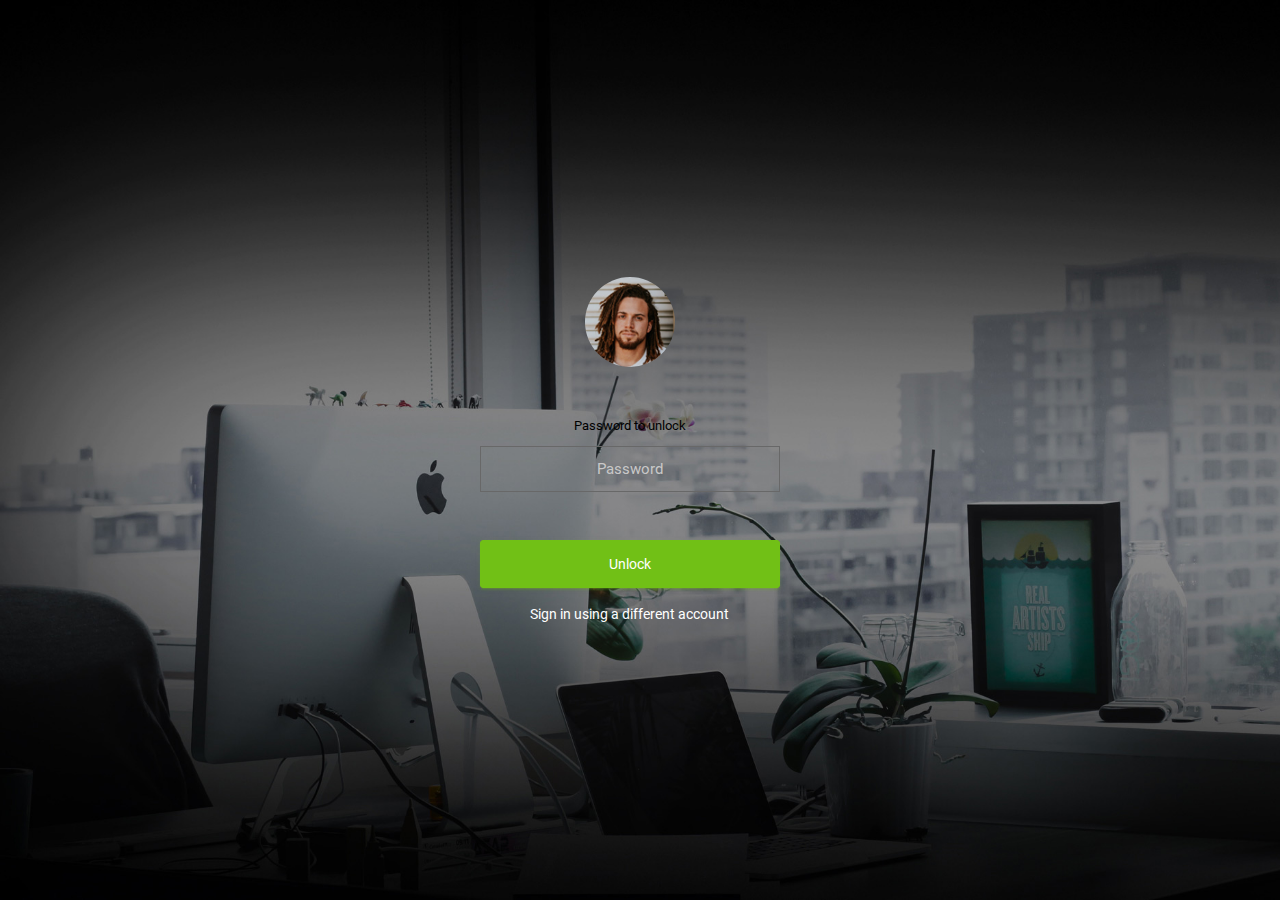
<file: backend/template-admin/pages/samples/lock-screen.html>
<!DOCTYPE html>
<html lang="en">

<head>
  <!-- Required meta tags -->
  <meta charset="utf-8">
  <meta name="viewport" content="width=device-width, initial-scale=1, shrink-to-fit=no">
  <title>Majestic Admin</title>
  <!-- plugins:css -->
  <link rel="stylesheet" href="../../vendors/mdi/css/materialdesignicons.min.css">
  <link rel="stylesheet" href="../../vendors/base/vendor.bundle.base.css">
  <!-- endinject -->
  <!-- plugin css for this page -->
  <!-- End plugin css for this page -->
  <!-- inject:css -->
  <link rel="stylesheet" href="../../css/style.css">
  <!-- endinject -->
  <link rel="shortcut icon" href="../../images/favicon.png" />
</head>

<body>
  <div class="container-scroller">
    <div class="container-fluid page-body-wrapper full-page-wrapper">
      <div class="content-wrapper d-flex align-items-center auth lock-full-bg">
        <div class="row w-100">
          <div class="col-lg-4 mx-auto">
            <div class="auth-form-transparent text-left p-5 text-center">
              <img src="../../images/faces/face13.jpg" class="lock-profile-img" alt="img">
              <form class="pt-5">
                <div class="form-group">
                  <label for="examplePassword1">Password to unlock</label>
                  <input type="password" class="form-control text-center" id="examplePassword1" placeholder="Password">
                </div>
                <div class="mt-5">
                  <a class="btn btn-block btn-success btn-lg font-weight-medium" href="../../index.html">Unlock</a>
                </div>
                <div class="mt-3 text-center">
                  <a href="#" class="auth-link text-white">Sign in using a different account</a>
                </div>
              </form>
            </div>
          </div>
        </div>
      </div>
      <!-- content-wrapper ends -->
    </div>
    <!-- page-body-wrapper ends -->
  </div>
  <!-- container-scroller -->
  <!-- plugins:js -->
  <script src="../../vendors/base/vendor.bundle.base.js"></script>
  <!-- endinject -->
  <!-- inject:js -->
  <script src="../../js/off-canvas.js"></script>
  <script src="../../js/hoverable-collapse.js"></script>
  <script src="../../js/template.js"></script>
  <!-- endinject -->
</body>

</html>
</file>
<file: backend/template-admin/vendors/base/vendor.bundle.base.css>
/*
 * Container style
 */
.ps {
  overflow: hidden !important;
  overflow-anchor: none;
  -ms-overflow-style: none;
  touch-action: auto;
  -ms-touch-action: auto;
}

/*
 * Scrollbar rail styles
 */
.ps__rail-x {
  display: none;
  opacity: 0;
  transition: background-color .2s linear, opacity .2s linear;
  -webkit-transition: background-color .2s linear, opacity .2s linear;
  height: 15px;
  /* there must be 'bottom' or 'top' for ps__rail-x */
  bottom: 0px;
  /* please don't change 'position' */
  position: absolute;
}

.ps__rail-y {
  display: none;
  opacity: 0;
  transition: background-color .2s linear, opacity .2s linear;
  -webkit-transition: background-color .2s linear, opacity .2s linear;
  width: 15px;
  /* there must be 'right' or 'left' for ps__rail-y */
  right: 0;
  /* please don't change 'position' */
  position: absolute;
}

.ps--active-x > .ps__rail-x,
.ps--active-y > .ps__rail-y {
  display: block;
  background-color: transparent;
}

.ps:hover > .ps__rail-x,
.ps:hover > .ps__rail-y,
.ps--focus > .ps__rail-x,
.ps--focus > .ps__rail-y,
.ps--scrolling-x > .ps__rail-x,
.ps--scrolling-y > .ps__rail-y {
  opacity: 0.6;
}

.ps__rail-x:hover,
.ps__rail-y:hover,
.ps__rail-x:focus,
.ps__rail-y:focus {
  background-color: #eee;
  opacity: 0.9;
}

/*
 * Scrollbar thumb styles
 */
.ps__thumb-x {
  background-color: #aaa;
  border-radius: 6px;
  transition: background-color .2s linear, height .2s ease-in-out;
  -webkit-transition: background-color .2s linear, height .2s ease-in-out;
  height: 6px;
  /* there must be 'bottom' for ps__thumb-x */
  bottom: 2px;
  /* please don't change 'position' */
  position: absolute;
}

.ps__thumb-y {
  background-color: #aaa;
  border-radius: 6px;
  transition: background-color .2s linear, width .2s ease-in-out;
  -webkit-transition: background-color .2s linear, width .2s ease-in-out;
  width: 6px;
  /* there must be 'right' for ps__thumb-y */
  right: 2px;
  /* please don't change 'position' */
  position: absolute;
}

.ps__rail-x:hover > .ps__thumb-x,
.ps__rail-x:focus > .ps__thumb-x {
  background-color: #999;
  height: 11px;
}

.ps__rail-y:hover > .ps__thumb-y,
.ps__rail-y:focus > .ps__thumb-y {
  background-color: #999;
  width: 11px;
}

/* MS supports */
@supports (-ms-overflow-style: none) {
  .ps {
    overflow: auto !important;
  }
}

@media screen and (-ms-high-contrast: active), (-ms-high-contrast: none) {
  .ps {
    overflow: auto !important;
  }
}
</file>
<file: frontend/temp_user/assets/css/main.css>
/**
* Template Name: Presento
* Template URL: https://bootstrapmade.com/presento-bootstrap-corporate-template/
* Updated: Aug 07 2024 with Bootstrap v5.3.3
* Author: BootstrapMade.com
* License: https://bootstrapmade.com/license/
*/

/*--------------------------------------------------------------
# Font & Color Variables
# Help: https://bootstrapmade.com/color-system/
--------------------------------------------------------------*/
/* Fonts */
:root {
  --default-font: "Roboto",  system-ui, -apple-system, "Segoe UI", Roboto, "Helvetica Neue", Arial, "Noto Sans", "Liberation Sans", sans-serif, "Apple Color Emoji", "Segoe UI Emoji", "Segoe UI Symbol", "Noto Color Emoji";
  --heading-font: "Raleway",  sans-serif;
  --nav-font: "Poppins",  sans-serif;
}

/* Global Colors - The following color variables are used throughout the website. Updating them here will change the color scheme of the entire website */
:root { 
  --background-color: #ffffff; /* Background color for the entire website, including individual sections */
  --default-color: #444444; /* Default color used for the majority of the text content across the entire website */
  --heading-color: #111111; /* Color for headings, subheadings and title throughout the website #007bff #e03a3c; /* Accent color that represents your brand on the website. It's used for buttons, links, and other elements that need to stand out */
  --surface-color: #ffffff; /* The surface color is used as a background of boxed elements within sections, such as cards, icon boxes, or other elements that require a visual separation from the global background. */
  --contrast-color: #ffffff; /* Contrast color for text, ensuring readability against backgrounds of accent, heading, or default colors. */
}

/* Nav Menu Colors - The following color variables are used specifically for the navigation menu. They are separate from the global colors to allow for more customization options */
:root {
  --nav-color: #212529;  /* The default color of the main navmenu links */
  --nav-hover-color: #099ae3; /* Applied to main navmenu links when they are hovered over or active */
  --nav-mobile-background-color: #ffffff; /* Used as the background color for mobile navigation menu */
  --nav-dropdown-background-color: #ffffff; /* Used as the background color for dropdown items that appear when hovering over primary navigation items */
  --nav-dropdown-color: #212529; /* Used for navigation links of the dropdown items in the navigation menu. */
  --nav-dropdown-hover-color: #099ae3; /* Similar to --nav-hover-color, this color is applied to dropdown navigation links when they are hovered over. */
}

/* Color Presets - These classes override global colors when applied to any section or element, providing reuse of the sam color scheme. */

.light-background {
  --background-color: #f9f9f9;
  --surface-color: #ffffff;
}

.dark-background {
  --background-color: #1b1b1b;
  --default-color: #ffffff;
  --heading-color: #ffffff;
  --surface-color: #353535;
  --contrast-color: #ffffff;
}

/* Smooth scroll */
:root {
  scroll-behavior: smooth;
}

/*--------------------------------------------------------------
# General Styling & Shared Classes
--------------------------------------------------------------*/
body {
  color: var(--default-color);
  background-color: var(--background-color);
  font-family: var(--default-font);
}

a {
  color: #007bff;
  text-decoration: none;
  transition: 0.3s;
}

a:hover {
  color: color-mix(in srgb, #007bff, transparent 25%);
  text-decoration: none;
}

h1,
h2,
h3,
h4,
h5,
h6 {
  color: var(--heading-color);
  font-family: var(--heading-font);
}

/* PHP Email Form Messages
------------------------------*/
.php-email-form .error-message {
  display: none;
  background: #df1529;
  color: #ffffff;
  text-align: left;
  padding: 15px;
  margin-bottom: 24px;
  font-weight: 600;
}

.php-email-form .sent-message {
  display: none;
  color: #ffffff;
  background: #059652;
  text-align: center;
  padding: 15px;
  margin-bottom: 24px;
  font-weight: 600;
}

.php-email-form .loading {
  display: none;
  background: var(--surface-color);
  text-align: center;
  padding: 15px;
  margin-bottom: 24px;
}

.php-email-form .loading:before {
  content: "";
  display: inline-block;
  border-radius: 50%;
  width: 24px;
  height: 24px;
  margin: 0 10px -6px 0;
  border: 3px solid #007bff;
  border-top-color: var(--surface-color);
  animation: php-email-form-loading 1s linear infinite;
}

@keyframes php-email-form-loading {
  0% {
    transform: rotate(0deg);
  }

  100% {
    transform: rotate(360deg);
  }
}

/* Pulsating Play Button
------------------------------*/
.pulsating-play-btn {
  width: 94px;
  height: 94px;
  background: radial-gradient(#007bff 50%, color-mix(in srgb, #007bff, transparent 75%) 52%);
  border-radius: 50%;
  display: block;
  position: relative;
  overflow: hidden;
}

.pulsating-play-btn:before {
  content: "";
  position: absolute;
  width: 120px;
  height: 120px;
  animation-delay: 0s;
  animation: pulsate-play-btn 2s;
  animation-direction: forwards;
  animation-iteration-count: infinite;
  animation-timing-function: steps;
  opacity: 1;
  border-radius: 50%;
  border: 5px solid color-mix(in srgb, #007bff, transparent 30%);
  top: -15%;
  left: -15%;
  background: rgba(198, 16, 0, 0);
}

.pulsating-play-btn:after {
  content: "";
  position: absolute;
  left: 50%;
  top: 50%;
  transform: translateX(-40%) translateY(-50%);
  width: 0;
  height: 0;
  border-top: 10px solid transparent;
  border-bottom: 10px solid transparent;
  border-left: 15px solid #fff;
  z-index: 100;
  transition: all 400ms cubic-bezier(0.55, 0.055, 0.675, 0.19);
}

.pulsating-play-btn:hover:before {
  content: "";
  position: absolute;
  left: 50%;
  top: 50%;
  transform: translateX(-40%) translateY(-50%);
  width: 0;
  height: 0;
  border: none;
  border-top: 10px solid transparent;
  border-bottom: 10px solid transparent;
  border-left: 15px solid #fff;
  z-index: 200;
  animation: none;
  border-radius: 0;
}

.pulsating-play-btn:hover:after {
  border-left: 15px solid #007bff;
  transform: scale(20);
}

@keyframes pulsate-play-btn {
  0% {
    transform: scale(0.6, 0.6);
    opacity: 1;
  }

  100% {
    transform: scale(1, 1);
    opacity: 0;
  }
}

/*--------------------------------------------------------------
# Global Header
--------------------------------------------------------------*/
.header {
  color: var(--default-color);
  background-color: var(--background-color);
  padding: 20px 0;
  transition: all 0.5s;
  z-index: 997;
}

.header .logo {
  line-height: 1;
}

.header .logo img {
  max-height: 80px;
  margin-right: 8px;
}

.header .logo h1 {
  font-size: 32px;
  margin: 0;
  font-weight: 700;
  color: var(--heading-color);
}

.header .logo span {
  font-size: 32px;
  font-weight: 700;
  color: #007bff;
}

.header .btn-getstarted,
.header .btn-getstarted:focus {
  color: var(--contrast-color);
  background: #007bff;
  font-size: 14px;
  padding: 8px 25px;
  margin: 0 0 0 30px;
  border-radius: 4px;
  transition: 0.3s;
}

.header .btn-getstarted:hover,
.header .btn-getstarted:focus:hover {
  color: var(--contrast-color);
  background: color-mix(in srgb, #007bff, transparent 15%);
}

@media (max-width: 1200px) {
  .header .logo {
    order: 1;
  }

  .header .btn-getstarted,
  .header .btn-getstarted:focus {
    order: 2;
    margin: 0 15px 0 0;
    padding: 6px 15px;
  }

  .header .navmenu {
    order: 3;
  }
}

.scrolled .header {
  box-shadow: 0px 0 18px rgba(0, 0, 0, 0.1);
}

/*--------------------------------------------------------------
# Navigation Menu
--------------------------------------------------------------*/
/* Navmenu - Desktop */
@media (min-width: 1200px) {
  .navmenu {
    padding: 0;
  }

  .navmenu ul {
    margin: 0;
    padding: 0;
    display: flex;
    list-style: none;
    align-items: center;
  }

  .navmenu li {
    position: relative;
  }

  .navmenu a,
  .navmenu a:focus {
    color: var(--nav-color);
    padding: 18px 15px;
    font-size: 16px;
    font-family: var(--nav-font);
    font-weight: 400;
    display: flex;
    align-items: center;
    justify-content: space-between;
    white-space: nowrap;
    transition: 0.3s;
  }

  .navmenu a i,
  .navmenu a:focus i {
    font-size: 12px;
    line-height: 0;
    margin-left: 5px;
    transition: 0.3s;
  }

  .navmenu li:last-child a {
    padding-right: 0;
  }

  .navmenu li:hover>a,
  .navmenu .active,
  .navmenu .active:focus {
    color: var(--nav-hover-color);
  }

  .navmenu .dropdown ul {
    margin: 0;
    padding: 10px 0;
    background: var(--nav-dropdown-background-color);
    display: block;
    position: absolute;
    visibility: hidden;
    left: 14px;
    top: 130%;
    opacity: 0;
    transition: 0.3s;
    border-radius: 4px;
    z-index: 99;
    box-shadow: 0px 0px 30px rgba(0, 0, 0, 0.1);
  }

  .navmenu .dropdown ul li {
    min-width: 200px;
  }

  .navmenu .dropdown ul a {
    padding: 10px 20px;
    font-size: 15px;
    text-transform: none;
    color: var(--nav-dropdown-color);
  }

  .navmenu .dropdown ul a i {
    font-size: 12px;
  }

  .navmenu .dropdown ul a:hover,
  .navmenu .dropdown ul .active:hover,
  .navmenu .dropdown ul li:hover>a {
    color: var(--nav-dropdown-hover-color);
  }

  .navmenu .dropdown:hover>ul {
    opacity: 1;
    top: 100%;
    visibility: visible;
  }

  .navmenu .dropdown .dropdown ul {
    top: 0;
    left: -90%;
    visibility: hidden;
  }

  .navmenu .dropdown .dropdown:hover>ul {
    opacity: 1;
    top: 0;
    left: -100%;
    visibility: visible;
  }
}

/* Navmenu - Mobile */
@media (max-width: 1199px) {
  .mobile-nav-toggle {
    color: var(--nav-color);
    font-size: 28px;
    line-height: 0;
    margin-right: 10px;
    cursor: pointer;
    transition: color 0.3s;
  }

  .navmenu {
    padding: 0;
    z-index: 9997;
  }

  .navmenu ul {
    display: none;
    list-style: none;
    position: absolute;
    inset: 60px 20px 20px 20px;
    padding: 10px 0;
    margin: 0;
    border-radius: 6px;
    background-color: var(--nav-mobile-background-color);
    overflow-y: auto;
    transition: 0.3s;
    z-index: 9998;
    box-shadow: 0px 0px 30px rgba(0, 0, 0, 0.1);
  }

  .navmenu a,
  .navmenu a:focus {
    color: var(--nav-dropdown-color);
    padding: 10px 20px;
    font-family: var(--nav-font);
    font-size: 17px;
    font-weight: 500;
    display: flex;
    align-items: center;
    justify-content: space-between;
    white-space: nowrap;
    transition: 0.3s;
  }

  .navmenu a i,
  .navmenu a:focus i {
    font-size: 12px;
    line-height: 0;
    margin-left: 5px;
    width: 30px;
    height: 30px;
    display: flex;
    align-items: center;
    justify-content: center;
    border-radius: 50%;
    transition: 0.3s;
    background-color: color-mix(in srgb, #007bff, transparent 90%);
  }

  .navmenu a i:hover,
  .navmenu a:focus i:hover {
    background-color: #007bff;
    color: var(--contrast-color);
  }

  .navmenu a:hover,
  .navmenu .active,
  .navmenu .active:focus {
    color: var(--nav-dropdown-hover-color);
  }

  .navmenu .active i,
  .navmenu .active:focus i {
    background-color: #007bff;
    color: var(--contrast-color);
    transform: rotate(180deg);
  }

  .navmenu .dropdown ul {
    position: static;
    display: none;
    z-index: 99;
    padding: 10px 0;
    margin: 10px 20px;
    background-color: var(--nav-dropdown-background-color);
    border: 1px solid color-mix(in srgb, var(--default-color), transparent 90%);
    box-shadow: none;
    transition: all 0.5s ease-in-out;
  }

  .navmenu .dropdown ul ul {
    background-color: rgba(33, 37, 41, 0.1);
  }

  .navmenu .dropdown>.dropdown-active {
    display: block;
    background-color: rgba(33, 37, 41, 0.03);
  }

  .mobile-nav-active {
    overflow: hidden;
  }

  .mobile-nav-active .mobile-nav-toggle {
    color: #fff;
    position: absolute;
    font-size: 32px;
    top: 15px;
    right: 15px;
    margin-right: 0;
    z-index: 9999;
  }

  .mobile-nav-active .navmenu {
    position: fixed;
    overflow: hidden;
    inset: 0;
    background: rgba(33, 37, 41, 0.8);
    transition: 0.3s;
  }

  .mobile-nav-active .navmenu>ul {
    display: block;
  }
}

/*--------------------------------------------------------------
# Global Footer
--------------------------------------------------------------*/
.footer {
  color: var(--default-color);
  background-color: var(--background-color);
  font-size: 14px;
  padding-bottom: 50px;
  position: relative;
}

.footer .footer-top {
  padding-top: 50px;
  border-top: 1px solid color-mix(in srgb, var(--default-color), transparent 90%);
}

.footer .footer-about .logo {
  line-height: 1;
  margin-bottom: 25px;
}

.footer .footer-about .logo img {
  max-height: 40px;
  margin-right: 6px;
}

.footer .footer-about .logo span {
  font-size: 26px;
  font-weight: 700;
  letter-spacing: 1px;
  font-family: var(--heading-font);
  color: var(--heading-color);
}

.footer .footer-about p {
  font-size: 14px;
  font-family: var(--heading-font);
}

.footer .social-links a {
  display: flex;
  align-items: center;
  justify-content: center;
  width: 40px;
  height: 40px;
  border-radius: 50%;
  border: 1px solid color-mix(in srgb, var(--default-color), transparent 50%);
  font-size: 16px;
  color: color-mix(in srgb, var(--default-color), transparent 30%);
  margin-right: 10px;
  transition: 0.3s;
}

.footer .social-links a:hover {
  color: #007bff;
  border-color: #007bff;
}

.footer h4 {
  font-size: 16px;
  font-weight: bold;
  position: relative;
  padding-bottom: 12px;
}

.footer .footer-links {
  margin-bottom: 30px;
}

.footer .footer-links ul {
  list-style: none;
  padding: 0;
  margin: 0;
}

.footer .footer-links ul i {
  padding-right: 2px;
  font-size: 12px;
  line-height: 0;
}

.footer .footer-links ul li {
  padding: 10px 0;
  display: flex;
  align-items: center;
}

.footer .footer-links ul li:first-child {
  padding-top: 0;
}

.footer .footer-links ul a {
  color: color-mix(in srgb, var(--default-color), transparent 30%);
  display: inline-block;
  line-height: 1;
}

.footer .footer-links ul a:hover {
  color: #007bff;
}

.footer .footer-contact p {
  margin-bottom: 5px;
}

.footer .footer-newsletter .newsletter-form {
  margin-top: 30px;
  margin-bottom: 30px;
  padding: 6px 8px;
  position: relative;
  border-radius: 4px;
  border: 1px solid color-mix(in srgb, var(--default-color), transparent 80%);
  display: flex;
  background-color: var(--background-color);
  transition: 0.3s;
}

.footer .footer-newsletter .newsletter-form:focus-within {
  border-color: #007bff;
}

.footer .footer-newsletter .newsletter-form input[type=email] {
  border: 0;
  padding: 4px;
  width: 100%;
  background-color: var(--background-color);
  color: var(--default-color);
}

.footer .footer-newsletter .newsletter-form input[type=email]:focus-visible {
  outline: none;
}

.footer .footer-newsletter .newsletter-form input[type=submit] {
  border: 0;
  font-size: 16px;
  padding: 0 20px;
  margin: -7px -8px -7px 0;
  background: #007bff;
  color: var(--contrast-color);
  transition: 0.3s;
  border-radius: 0 4px 4px 0;
}

.footer .footer-newsletter .newsletter-form input[type=submit]:hover {
  background: color-mix(in srgb, #007bff, transparent 20%);
}

.footer .copyright {
  padding-top: 25px;
  border-top: 1px solid color-mix(in srgb, var(--default-color), transparent 90%);
}

.footer .copyright p {
  margin-bottom: 0;
}

.footer .credits {
  margin-top: 6px;
  font-size: 13px;
}

/*--------------------------------------------------------------
# Scroll Top Button
--------------------------------------------------------------*/
.scroll-top {
  position: fixed;
  visibility: hidden;
  opacity: 0;
  right: 15px;
  bottom: 15px;
  z-index: 99999;
  background-color: #007bff;
  width: 40px;
  height: 40px;
  border-radius: 4px;
  transition: all 0.4s;
}

.scroll-top i {
  font-size: 24px;
  color: var(--contrast-color);
  line-height: 0;
}

.scroll-top:hover {
  background-color: color-mix(in srgb, #007bff, transparent 20%);
  color: var(--contrast-color);
}

.scroll-top.active {
  visibility: visible;
  opacity: 1;
}

/*--------------------------------------------------------------
# Disable aos animation delay on mobile devices
--------------------------------------------------------------*/
@media screen and (max-width: 768px) {
  [data-aos-delay] {
    transition-delay: 0 !important;
  }
}

/*--------------------------------------------------------------
# Global Page Titles & Breadcrumbs
--------------------------------------------------------------*/
.page-title {
  --background-color: var(--alt-background-color);
  --default-color: #ffffff;
  --heading-color: #ffffff;
  color: var(--default-color);
  background-color: var(--background-color);
  padding: 20px 0;
  position: relative;
}

.page-title h1 {
  font-size: 28px;
  font-weight: 700;
  margin: 0;
}

.page-title .breadcrumbs ol {
  display: flex;
  flex-wrap: wrap;
  list-style: none;
  padding: 0 0 10px 0;
  margin: 0;
  font-size: 14px;
  font-weight: 400;
}

.page-title .breadcrumbs ol li+li {
  padding-left: 10px;
}

.page-title .breadcrumbs ol li+li::before {
  content: "/";
  display: inline-block;
  padding-right: 10px;
  color: color-mix(in srgb, var(--default-color), transparent 50%);
}

/*--------------------------------------------------------------
# Global Sections
--------------------------------------------------------------*/
section,
.section {
  color: var(--default-color);
  background-color: var(--background-color);
  padding: 60px 0;
  scroll-margin-top: 100px;
  overflow: clip;
}

.section-bg {
  background-color: transparent;
  padding: 160px 0;
  position: relative;
}

.section-bg:before {
  content: "";
  background-color: var(--background-color);
  position: absolute;
  bottom: 60px;
  top: 60px;
  left: 0;
  right: 0;
  transform: skewY(-3deg);
}

.section-bg .container {
  position: relative;
}

@media (max-width: 1199px) {

  section,
  .section {
    scroll-margin-top: 66px;
  }
}

/*--------------------------------------------------------------
# Global Section Titles
--------------------------------------------------------------*/
.section-title {
  text-align: center;
  padding-bottom: 60px;
  position: relative;
}

.section-title h2 {
  font-size: 32px;
  font-weight: 700;
  margin-bottom: 20px;
  padding-bottom: 20px;
  position: relative;
  text-transform: uppercase;
}

.section-title h2:after {
  content: "";
  position: absolute;
  display: block;
  width: 50px;
  height: 3px;
  background: #007bff;
  left: 0;
  right: 0;
  bottom: 0;
  margin: auto;
}

.section-title p {
  margin-bottom: 0;
}

/*--------------------------------------------------------------
# Hero Section
--------------------------------------------------------------*/
.hero {
  --default-color: #ffffff;
  --background-color: #000000;
  --heading-color: #ffffff;
  width: 100%;
  min-height: calc(100vh - 100px);
  position: relative;
  padding: 80px 0;
  display: flex;
  align-items: center;
  justify-content: center;
  color: var(--default-color);
}

.hero img {
  position: absolute;
  inset: 0;
  display: block;
  width: 100%;
  height: 100%;
  object-fit: cover;
  z-index: 1;
}

.hero:before {
  content: "";
  background: color-mix(in srgb, var(--background-color), transparent 30%);
  position: absolute;
  inset: 0;
  z-index: 2;
}

.hero .container {
  position: relative;
  z-index: 3;
}

.hero h2 {
  margin: 0;
  font-size: 48px;
  font-weight: 700;
}

.hero p {
  color: color-mix(in srgb, var(--default-color), transparent 20%);
  margin: 10px 0 0 0;
  font-size: 24px;
}

.hero .btn-get-started {
  font-weight: 400;
  font-size: 15px;
  letter-spacing: 1px;
  display: inline-block;
  padding: 10px 30px;
  border-radius: 4px;
  transition: 0.3s;
  background: #007bff;
  color: var(--contrast-color);
}

.hero .btn-get-started:hover {
  background: color-mix(in srgb, #007bff, transparent 20%);
}

.hero .btn-watch-video {
  font-size: 16px;
  transition: 0.5s;
  margin-left: 25px;
  font-weight: 600;
  color: var(--default-color);
}

.hero .btn-watch-video i {
  color: #007bff;
  font-size: 32px;
  transition: 0.3s;
  line-height: 0;
  margin-right: 8px;
}

.hero .btn-watch-video:hover {
  color: #007bff;
}

.hero .btn-watch-video:hover i {
  color: color-mix(in srgb, #007bff, transparent 20%);
}

@media (max-width: 768px) {
  .hero h2 {
    font-size: 32px;
  }

  .hero p {
    font-size: 18px;
  }
}

/*--------------------------------------------------------------
# Clients Section
--------------------------------------------------------------*/
.clients .swiper-slide img {
  opacity: 0.5;
  transition: 0.3s;
  filter: grayscale(100);
}

.clients .swiper-slide img:hover {
  filter: none;
  opacity: 1;
}

.clients .swiper-wrapper {
  height: auto;
}

.clients .swiper-pagination {
  margin-top: 20px;
  position: relative;
}

.clients .swiper-pagination .swiper-pagination-bullet {
  width: 12px;
  height: 12px;
  opacity: 1;
  background-color: color-mix(in srgb, var(--default-color), transparent 80%);
}

.clients .swiper-pagination .swiper-pagination-bullet-active {
  background-color: #007bff;
}

/*--------------------------------------------------------------
# About Section
--------------------------------------------------------------*/
.about .content h3 {
  font-weight: 700;
  font-size: 34px;
  margin-bottom: 30px;
}

.about .content p {
  margin-bottom: 30px;
}

.about .content .about-btn {
  padding: 8px 30px 9px 30px;
  color: var(--default-color);
  border-radius: 50px;
  transition: 0.3s;
  text-transform: uppercase;
  font-weight: 600;
  font-size: 13px;
  display: inline-flex;
  align-items: center;
  border: 2px solid #007bff;
}

.about .content .about-btn i {
  font-size: 16px;
  padding-left: 5px;
}

.about .content .about-btn:hover {
  background: #007bff;
  color: var(--contrast-color);
}

.about .icon-box i {
  font-size: 40px;
  color: #007bff;
  margin-bottom: 10px;
}

.about .icon-box h4 {
  font-size: 20px;
  font-weight: 700;
  margin: 0 0 10px 0;
}

.about .icon-box h4 a {
  color: var(--heading-color);
  transition: 0.3s;
}

.about .icon-box p {
  font-size: 15px;
  color: color-mix(in srgb, var(--default-color), transparent 40%);
  margin-bottom: 0;
}

.about .icon-box:hover h4 a {
  color: #007bff;
}

/*--------------------------------------------------------------
# Stats Section
--------------------------------------------------------------*/
.stats i {
  background-color: var(--surface-color);
  color: #007bff;
  box-shadow: 0px 2px 25px rgba(0, 0, 0, 0.1);
  width: 54px;
  height: 54px;
  font-size: 24px;
  border-radius: 50px;
  border: 2px solid var(--background-color);
  display: inline-flex;
  align-items: center;
  justify-content: center;
  position: relative;
  z-index: 1;
}

.stats .stats-item {
  background-color: var(--surface-color);
  margin-top: -27px;
  padding: 30px 30px 25px 30px;
  width: 100%;
  position: relative;
  text-align: center;
  box-shadow: 0px 2px 35px rgba(0, 0, 0, 0.1);
  border-radius: 4px;
  z-index: 0;
}

.stats .stats-item span {
  font-size: 36px;
  display: block;
  font-weight: 700;
  color: color-mix(in srgb, var(--default-color), transparent 20%);
}

.stats .stats-item p {
  padding: 0;
  margin: 0;
  font-family: var(--heading-font);
  font-size: 16px;
}

/*--------------------------------------------------------------
# Tabs Section
--------------------------------------------------------------*/
.tabs .nav-tabs {
  border: 0;
}

.tabs .nav-link {
  color: var(--heading-color);
  border: 1px solid color-mix(in srgb, var(--default-color), transparent 85%);
  padding: 15px 20px;
  transition: 0.3s;
  border-radius: 0;
  display: flex;
  align-items: center;
  justify-content: center;
  cursor: pointer;
  height: 100%;
}

.tabs .nav-link i {
  padding-right: 15px;
  font-size: 48px;
}

.tabs .nav-link h4 {
  font-size: 18px;
  font-weight: 600;
  margin: 0;
}

.tabs .nav-link:hover {
  color: #007bff;
  border-color: #007bff;
}

.tabs .nav-link.active {
  background: #007bff;
  color: var(--contrast-color);
  border-color: #007bff;
}

.tabs .nav-link.active h4 {
  color: var(--contrast-color);
}

@media (max-width: 768px) {
  .tabs .nav-link i {
    padding: 0;
    line-height: 1;
    font-size: 36px;
  }
}

@media (max-width: 575px) {
  .tabs .nav-link {
    padding: 15px;
  }

  .tabs .nav-link i {
    font-size: 24px;
  }
}

.tabs .tab-content {
  margin-top: 30px;
}

.tabs .tab-pane h3 {
  color: var(--heading-color);
  font-weight: 700;
  font-size: 26px;
}

.tabs .tab-pane ul {
  list-style: none;
  padding: 0;
}

.tabs .tab-pane ul li {
  padding-bottom: 10px;
}

.tabs .tab-pane ul i {
  font-size: 20px;
  padding-right: 4px;
  color: #007bff;
}

.tabs .tab-pane p:last-child {
  margin-bottom: 0;
}

/*--------------------------------------------------------------
# Services Section
--------------------------------------------------------------*/
.services .service-item {
  background-color: var(--surface-color);
  padding: 30px;
  transition: 0.3s;
}

.services .service-item .icon {
  font-size: 36px;
  line-height: 0;
  margin-right: 30px;
  color: #007bff;
}

.services .service-item .title {
  font-weight: 700;
  margin-bottom: 15px;
  font-size: 20px;
}

.services .service-item .title a {
  color: var(--heading-color);
}

.services .service-item .description {
  line-height: 24px;
  font-size: 14px;
  margin: 0;
}

.services .service-item:hover {
  background-color: color-mix(in srgb, var(--surface-color) 90%, white 5%);
}

/*--------------------------------------------------------------
# Portfolio Section
--------------------------------------------------------------*/
.portfolio .portfolio-filters {
  padding: 0;
  margin: 0 auto 20px auto;
  list-style: none;
  text-align: center;
}

.portfolio .portfolio-filters li {
  cursor: pointer;
  display: inline-block;
  padding: 0;
  font-size: 18px;
  font-weight: 500;
  margin: 0 10px;
  line-height: 1;
  margin-bottom: 5px;
  transition: all 0.3s ease-in-out;
}

.portfolio .portfolio-filters li:hover,
.portfolio .portfolio-filters li.filter-active {
  color: #007bff;
}

.portfolio .portfolio-filters li:first-child {
  margin-left: 0;
}

.portfolio .portfolio-filters li:last-child {
  margin-right: 0;
}

@media (max-width: 575px) {
  .portfolio .portfolio-filters li {
    font-size: 14px;
    margin: 0 5px;
  }
}

.portfolio .portfolio-content {
  position: relative;
  overflow: hidden;
}

.portfolio .portfolio-content img {
  transition: 0.3s;
}

.portfolio .portfolio-content .portfolio-info {
  opacity: 0;
  position: absolute;
  inset: 0;
  z-index: 3;
  transition: all ease-in-out 0.3s;
  background: rgba(0, 0, 0, 0.6);
  padding: 15px;
}

.portfolio .portfolio-content .portfolio-info h4 {
  font-size: 14px;
  padding: 5px 10px;
  font-weight: 400;
  color: #ffffff;
  display: inline-block;
  background-color: #007bff;
}

.portfolio .portfolio-content .portfolio-info p {
  position: absolute;
  bottom: 10px;
  text-align: center;
  display: inline-block;
  left: 0;
  right: 0;
  font-size: 16px;
  font-weight: 600;
  color: rgba(255, 255, 255, 0.8);
}

.portfolio .portfolio-content .portfolio-info .preview-link,
.portfolio .portfolio-content .portfolio-info .details-link {
  position: absolute;
  left: calc(50% - 40px);
  font-size: 26px;
  top: calc(50% - 14px);
  color: #fff;
  transition: 0.3s;
  line-height: 1.2;
}

.portfolio .portfolio-content .portfolio-info .preview-link:hover,
.portfolio .portfolio-content .portfolio-info .details-link:hover {
  color:#007bff;
}

.portfolio .portfolio-content .portfolio-info .details-link {
  left: 50%;
  font-size: 34px;
  line-height: 0;
}

.portfolio .portfolio-content:hover .portfolio-info {
  opacity: 1;
}

.portfolio .portfolio-content:hover img {
  transform: scale(1.1);
}

/*--------------------------------------------------------------
# Testimonials Section
--------------------------------------------------------------*/
.testimonials .testimonial-item {
  background-color: var(--surface-color);
  box-shadow: 0px 2px 15px rgba(0, 0, 0, 0.1);
  box-sizing: content-box;
  padding: 30px;
  margin: 30px 15px;
  position: relative;
  height: 100%;
}

.testimonials .testimonial-item .testimonial-img {
  width: 90px;
  border-radius: 50px;
  margin-right: 15px;
}

.testimonials .testimonial-item h3 {
  font-size: 18px;
  font-weight: bold;
  margin: 10px 0 5px 0;
}

.testimonials .testimonial-item h4 {
  font-size: 14px;
  color: color-mix(in srgb, var(--default-color), transparent 40%);
  margin: 0;
}

.testimonials .testimonial-item .stars {
  margin: 10px 0;
}

.testimonials .testimonial-item .stars i {
  color: #ffc107;
  margin: 0 1px;
}

.testimonials .testimonial-item .quote-icon-left,
.testimonials .testimonial-item .quote-icon-right {
  color: color-mix(in srgb, #007bff, transparent 50%);
  font-size: 26px;
  line-height: 0;
}

.testimonials .testimonial-item .quote-icon-left {
  display: inline-block;
  left: -5px;
  position: relative;
}

.testimonials .testimonial-item .quote-icon-right {
  display: inline-block;
  right: -5px;
  position: relative;
  top: 10px;
  transform: scale(-1, -1);
}

.testimonials .testimonial-item p {
  font-style: italic;
  margin: 15px auto 15px auto;
}

.testimonials .swiper-wrapper {
  height: auto;
}

.testimonials .swiper-pagination {
  margin-top: 20px;
  position: relative;
}

.testimonials .swiper-pagination .swiper-pagination-bullet {
  width: 12px;
  height: 12px;
  background-color: color-mix(in srgb, var(--default-color), transparent 85%);
  opacity: 1;
}

.testimonials .swiper-pagination .swiper-pagination-bullet-active {
  background-color: #007bff;
}

@media (max-width: 767px) {
  .testimonials .testimonial-wrap {
    padding-left: 0;
  }

  .testimonials .testimonial-item {
    padding: 30px;
    margin: 15px;
  }

  .testimonials .testimonial-item .testimonial-img {
    position: static;
    left: auto;
  }
}

/*--------------------------------------------------------------
# Pricing Section
--------------------------------------------------------------*/
.pricing .pricing-item {
  background-color: var(--surface-color);
  padding: 60px 40px;
  box-shadow: 0 3px 20px -2px rgba(0, 0, 0, 0.1);
  height: 100%;
  position: relative;
}

.pricing h3 {
  font-weight: 600;
  margin-bottom: 15px;
  font-size: 20px;
}

.pricing h4 {
  font-size: 48px;
  color: #007bff;
  font-family: var(--heading-font);
  font-weight: 400;
}

.pricing h4 sup {
  font-size: 28px;
}

.pricing h4 span {
  color: color-mix(in srgb, var(--default-color), transparent 60%);
  font-size: 18px;
}

.pricing ul {
  padding: 20px 0;
  list-style: none;
  color: color-mix(in srgb, var(--default-color), transparent 30%);
  text-align: left;
  line-height: 20px;
}

.pricing ul li {
  padding: 10px 0;
  display: flex;
  align-items: center;
}

.pricing ul i {
  color: #059652;
  font-size: 24px;
  padding-right: 3px;
}

.pricing ul .na {
  color: color-mix(in srgb, var(--default-color), transparent 60%);
}

.pricing ul .na i {
  color: color-mix(in srgb, var(--default-color), transparent 60%);
}

.pricing ul .na span {
  text-decoration: line-through;
}

.pricing .buy-btn {
  color: color-mix(in srgb, var(--default-color), transparent 40%);
  background-color: var(--background-color);
  display: inline-block;
  padding: 8px 35px 10px 35px;
  border-radius: 4px;
  border: 1px solid color-mix(in srgb, var(--default-color), transparent 60%);
  transition: none;
  font-size: 16px;
  font-weight: 500;
  font-family: var(--heading-font);
  transition: 0.3s;
}

.pricing .buy-btn:hover {
  background: #007bff;
  border-color: #007bff;
  color: var(--contrast-color);
}

.pricing .featured {
  z-index: 10;
}

.pricing .featured .pricing-item {
  background: #007bff;
}

@media (min-width: 992px) {
  .pricing .featured .pricing-item {
    transform: scale(1.02, 1.1);
  }
}

.pricing .featured h3,
.pricing .featured h4,
.pricing .featured h4 span,
.pricing .featured ul,
.pricing .featured ul .na,
.pricing .featured ul i,
.pricing .featured ul .na i {
  color: var(--contrast-color);
}

.pricing .featured .buy-btn {
  background: #007bff;
  color: var(--contrast-color);
  border-color: var(--contrast-color);
}

.pricing .featured .buy-btn:hover {
  background: color-mix(in srgb, var(--background-color), transparent 92%);
}

/*--------------------------------------------------------------
# Faq Section
--------------------------------------------------------------*/
.faq .faq-container .faq-item {
  position: relative;
  padding: 20px;
  margin-bottom: 15px;
  border: 1px solid color-mix(in srgb, var(--default-color), transparent 85%);
  border-radius: 5px;
  overflow: hidden;
}

.faq .faq-container .faq-item:last-child {
  margin-bottom: 0;
}

.faq .faq-container .faq-item h3 {
  font-weight: 600;
  font-size: 16px;
  line-height: 24px;
  margin: 0 30px 0 0;
  transition: 0.3s;
  cursor: pointer;
  display: flex;
  align-items: center;
}

.faq .faq-container .faq-item h3 .num {
  color: #007bff;
  padding-right: 5px;
}

.faq .faq-container .faq-item h3:hover {
  color: #007bff;
}

.faq .faq-container .faq-item .faq-content {
  display: grid;
  grid-template-rows: 0fr;
  transition: 0.3s ease-in-out;
  visibility: hidden;
  opacity: 0;
}

.faq .faq-container .faq-item .faq-content p {
  margin-bottom: 0;
  overflow: hidden;
}

.faq .faq-container .faq-item .faq-toggle {
  position: absolute;
  top: 20px;
  right: 20px;
  font-size: 16px;
  line-height: 0;
  transition: 0.3s;
  cursor: pointer;
}

.faq .faq-container .faq-item .faq-toggle:hover {
  color: #007bff;
}

.faq .faq-container .faq-active {
  background-color: color-mix(in srgb, #007bff, transparent 97%);
  border-color: color-mix(in srgb, #007bff, transparent 80%);
}

.faq .faq-container .faq-active h3 {
  color: #007bff;
}

.faq .faq-container .faq-active .faq-content {
  grid-template-rows: 1fr;
  visibility: visible;
  opacity: 1;
  padding-top: 10px;
}

.faq .faq-container .faq-active .faq-toggle {
  transform: rotate(90deg);
  color: #007bff;
}

/*--------------------------------------------------------------
# Team Section
--------------------------------------------------------------*/
.team .team-member {
  background-color: var(--surface-color);
  overflow: hidden;
  border-radius: 5px;
  box-shadow: 0px 2px 15px rgba(0, 0, 0, 0.1);
  height: 100%;
}

.team .team-member .member-img {
  position: relative;
  overflow: hidden;
}

.team .team-member .social {
  position: absolute;
  left: 0;
  bottom: 30px;
  right: 0;
  opacity: 0;
  transition: ease-in-out 0.3s;
  text-align: center;
}

.team .team-member .social a {
  background: color-mix(in srgb, var(--contrast-color), transparent 25%);
  color: color-mix(in srgb, var(--default-color), transparent 20%);
  margin: 0 3px;
  border-radius: 4px;
  width: 36px;
  height: 36px;
  transition: ease-in-out 0.3s;
  display: inline-flex;
  justify-content: center;
  align-items: center;
}

.team .team-member .social a:hover {
  color: var(--contrast-color);
  background: #007bff;
}

.team .team-member .social i {
  font-size: 18px;
  line-height: 0;
}

.team .team-member .member-info {
  padding: 25px 15px;
}

.team .team-member .member-info h4 {
  font-weight: 700;
  margin-bottom: 5px;
  font-size: 18px;
}

.team .team-member .member-info span {
  display: block;
  font-size: 13px;
  font-weight: 400;
  color: color-mix(in srgb, var(--default-color), transparent 40%);
}

.team .team-member:hover .social {
  opacity: 1;
  bottom: 15px;
}

/*--------------------------------------------------------------
# Contact Section
--------------------------------------------------------------*/
.contact .info-item {
  background-color: var(--surface-color);
  box-shadow: 0px 0px 20px rgba(0, 0, 0, 0.1);
  padding: 24px 0 30px 0;
}

.contact .info-item i {
  font-size: 20px;
  color: #007bff;
  width: 56px;
  height: 56px;
  font-size: 24px;
  display: flex;
  justify-content: center;
  align-items: center;
  border-radius: 4px;
  transition: all 0.3s ease-in-out;
  border-radius: 50%;
  border: 2px dotted color-mix(in srgb, #007bff, transparent 40%);
}

.contact .info-item h3 {
  font-size: 20px;
  color: color-mix(in srgb, var(--default-color), transparent 20%);
  font-size: 18px;
  font-weight: 700;
  margin: 10px 0;
}

.contact .info-item p {
  padding: 0;
  margin-bottom: 0;
  font-size: 14px;
}

.contact .php-email-form {
  background-color: var(--surface-color);
  box-shadow: 0px 0px 20px rgba(0, 0, 0, 0.1);
  height: 100%;
  padding: 30px;
}

@media (max-width: 575px) {
  .contact .php-email-form {
    padding: 20px;
  }
}

.contact .php-email-form input[type=text],
.contact .php-email-form input[type=email],
.contact .php-email-form textarea {
  font-size: 14px;
  padding: 10px 15px;
  box-shadow: none;
  border-radius: 0;
  color: var(--default-color);
  background-color: var(--surface-color);
  border-color: color-mix(in srgb, var(--default-color), transparent 80%);
}

.contact .php-email-form input[type=text]:focus,
.contact .php-email-form input[type=email]:focus,
.contact .php-email-form textarea:focus {
  border-color: #007bff;
}

.contact .php-email-form input[type=text]::placeholder,
.contact .php-email-form input[type=email]::placeholder,
.contact .php-email-form textarea::placeholder {
  color: color-mix(in srgb, var(--default-color), transparent 70%);
}

.contact .php-email-form button[type=submit] {
  color: var(--contrast-color);
  background: #007bff;
  border: 0;
  padding: 10px 30px;
  transition: 0.4s;
  border-radius: 50px;
}

.contact .php-email-form button[type=submit]:hover {
  background: color-mix(in srgb, #007bff, transparent 20%);
}

/*--------------------------------------------------------------
# Portfolio Details Section
--------------------------------------------------------------*/
.portfolio-details .portfolio-details-slider img {
  width: 100%;
}

.portfolio-details .portfolio-details-slider .swiper-pagination {
  margin-top: 20px;
  position: relative;
}

.portfolio-details .portfolio-details-slider .swiper-pagination .swiper-pagination-bullet {
  width: 12px;
  height: 12px;
  background-color: color-mix(in srgb, var(--default-color), transparent 85%);
  opacity: 1;
}

.portfolio-details .portfolio-details-slider .swiper-pagination .swiper-pagination-bullet-active {
  background-color: #007bff;
}

.portfolio-details .portfolio-info {
  background-color: var(--surface-color);
  padding: 30px;
  box-shadow: 0px 0 30px rgba(0, 0, 0, 0.1);
}

.portfolio-details .portfolio-info h3 {
  font-size: 22px;
  font-weight: 700;
  margin-bottom: 20px;
  padding-bottom: 20px;
  border-bottom: 1px solid color-mix(in srgb, var(--default-color), transparent 85%);
}

.portfolio-details .portfolio-info ul {
  list-style: none;
  padding: 0;
  font-size: 15px;
}

.portfolio-details .portfolio-info ul li+li {
  margin-top: 10px;
}

.portfolio-details .portfolio-description {
  padding-top: 30px;
}

.portfolio-details .portfolio-description h2 {
  font-size: 26px;
  font-weight: 700;
  margin-bottom: 20px;
}

.portfolio-details .portfolio-description p {
  padding: 0;
  color: color-mix(in srgb, var(--default-color), transparent 30%);
}

/*--------------------------------------------------------------
# Service Details Section
--------------------------------------------------------------*/
.service-details .service-box {
  background-color: var(--surface-color);
  padding: 20px;
  box-shadow: 0px 2px 20px rgba(0, 0, 0, 0.1);
}

.service-details .service-box+.service-box {
  margin-top: 30px;
}

.service-details .service-box h4 {
  font-size: 20px;
  font-weight: 700;
  border-bottom: 2px solid color-mix(in srgb, var(--default-color), transparent 92%);
  padding-bottom: 15px;
  margin-bottom: 15px;
}

.service-details .services-list {
  background-color: var(--surface-color);
}

.service-details .services-list a {
  color: color-mix(in srgb, var(--default-color), transparent 20%);
  background-color: color-mix(in srgb, var(--default-color), transparent 96%);
  display: flex;
  align-items: center;
  padding: 12px 15px;
  margin-top: 15px;
  transition: 0.3s;
}

.service-details .services-list a:first-child {
  margin-top: 0;
}

.service-details .services-list a i {
  font-size: 16px;
  margin-right: 8px;
  color: #007bff;
}

.service-details .services-list a.active {
  color: var(--contrast-color);
  background-color: #007bff;
}

.service-details .services-list a.active i {
  color: var(--contrast-color);
}

.service-details .services-list a:hover {
  background-color: color-mix(in srgb, #007bff, transparent 95%);
  color: #007bff;
}

.service-details .download-catalog a {
  color: var(--default-color);
  display: flex;
  align-items: center;
  padding: 10px 0;
  transition: 0.3s;
  border-top: 1px solid color-mix(in srgb, var(--default-color), transparent 90%);
}

.service-details .download-catalog a:first-child {
  border-top: 0;
  padding-top: 0;
}

.service-details .download-catalog a:last-child {
  padding-bottom: 0;
}

.service-details .download-catalog a i {
  font-size: 24px;
  margin-right: 8px;
  color: #007bff;
}

.service-details .download-catalog a:hover {
  color: #007bff;
}

.service-details .help-box {
  background-color: #007bff;
  color: var(--contrast-color);
  margin-top: 30px;
  padding: 30px 15px;
}

.service-details .help-box .help-icon {
  font-size: 48px;
}

.service-details .help-box h4,
.service-details .help-box a {
  color: var(--contrast-color);
}

.service-details .services-img {
  margin-bottom: 20px;
}

.service-details h3 {
  font-size: 26px;
  font-weight: 700;
}

.service-details p {
  font-size: 15px;
}

.service-details ul {
  list-style: none;
  padding: 0;
  font-size: 15px;
}

.service-details ul li {
  padding: 5px 0;
  display: flex;
  align-items: center;
}

.service-details ul i {
  font-size: 20px;
  margin-right: 8px;
  color: #007bff;
}

/*--------------------------------------------------------------
# Starter Section Section
--------------------------------------------------------------*/
.starter-section {
  /* Add your styles here */
}

/*--------------------------------------------------------------
# Blog Posts Section
--------------------------------------------------------------*/
.blog-posts article {
  background-color: var(--surface-color);
  box-shadow: 0 4px 16px rgba(0, 0, 0, 0.1);
  padding: 30px;
  height: 100%;
}

.blog-posts .post-img {
  max-height: 440px;
  margin: -30px -30px 0 -30px;
  overflow: hidden;
}

.blog-posts .title {
  font-size: 24px;
  font-weight: 700;
  padding: 0;
  margin: 30px 0;
}

.blog-posts .title a {
  color: var(--heading-color);
  transition: 0.3s;
}

.blog-posts .title a:hover {
  color: #007bff;
}

.blog-posts .meta-top {
  margin-top: 20px;
  color: color-mix(in srgb, var(--default-color), transparent 40%);
}

.blog-posts .meta-top ul {
  display: flex;
  flex-wrap: wrap;
  list-style: none;
  align-items: center;
  padding: 0;
  margin: 0;
}

.blog-posts .meta-top ul li+li {
  padding-left: 20px;
}

.blog-posts .meta-top i {
  font-size: 16px;
  margin-right: 8px;
  line-height: 0;
  color: color-mix(in srgb, var(--default-color), transparent 20%);
}

.blog-posts .meta-top a {
  color: color-mix(in srgb, var(--default-color), transparent 40%);
  font-size: 14px;
  display: inline-block;
  line-height: 1;
}

.blog-posts .content {
  margin-top: 20px;
}

.blog-posts .content .read-more {
  text-align: right;
}

.blog-posts .content .read-more a {
  background: #007bff;
  color: var(--contrast-color);
  display: inline-block;
  padding: 8px 30px;
  transition: 0.3s;
  font-size: 14px;
  border-radius: 4px;
}

.blog-posts .content .read-more a:hover {
  background: color-mix(in srgb, #007bff, transparent 20%);
}

/*--------------------------------------------------------------
# Blog Pagination Section
--------------------------------------------------------------*/
.blog-pagination {
  padding-top: 0;
  color: color-mix(in srgb, var(--default-color), transparent 40%);
}

.blog-pagination ul {
  display: flex;
  padding: 0;
  margin: 0;
  list-style: none;
}

.blog-pagination li {
  margin: 0 5px;
  transition: 0.3s;
}

.blog-pagination li a {
  color: color-mix(in srgb, var(--default-color), transparent 40%);
  padding: 7px 16px;
  display: flex;
  align-items: center;
  justify-content: center;
}

.blog-pagination li a.active,
.blog-pagination li a:hover {
  background: #007bff;
  color: var(--contrast-color);
}

.blog-pagination li a.active a,
.blog-pagination li a:hover a {
  color: var(--contrast-color);
}

/*--------------------------------------------------------------
# Blog Details Section
--------------------------------------------------------------*/
.blog-details {
  padding-bottom: 30px;
}

.blog-details .article {
  background-color: var(--surface-color);
  padding: 30px;
  box-shadow: 0 4px 16px rgba(0, 0, 0, 0.1);
}

.blog-details .post-img {
  margin: -30px -30px 20px -30px;
  overflow: hidden;
}

.blog-details .title {
  color: var(--heading-color);
  font-size: 28px;
  font-weight: 700;
  padding: 0;
  margin: 30px 0;
}

.blog-details .content {
  margin-top: 20px;
}

.blog-details .content h3 {
  font-size: 22px;
  margin-top: 30px;
  font-weight: bold;
}

.blog-details .content blockquote {
  overflow: hidden;
  background-color: color-mix(in srgb, var(--default-color), transparent 95%);
  padding: 60px;
  position: relative;
  text-align: center;
  margin: 20px 0;
}

.blog-details .content blockquote p {
  color: var(--default-color);
  line-height: 1.6;
  margin-bottom: 0;
  font-style: italic;
  font-weight: 500;
  font-size: 22px;
}

.blog-details .content blockquote:after {
  content: "";
  position: absolute;
  left: 0;
  top: 0;
  bottom: 0;
  width: 3px;
  background-color: #007bff;
  margin-top: 20px;
  margin-bottom: 20px;
}

.blog-details .meta-top {
  margin-top: 20px;
  color: color-mix(in srgb, var(--default-color), transparent 40%);
}

.blog-details .meta-top ul {
  display: flex;
  flex-wrap: wrap;
  list-style: none;
  align-items: center;
  padding: 0;
  margin: 0;
}

.blog-details .meta-top ul li+li {
  padding-left: 20px;
}

.blog-details .meta-top i {
  font-size: 16px;
  margin-right: 8px;
  line-height: 0;
  color: color-mix(in srgb, var(--default-color), transparent 40%);
}

.blog-details .meta-top a {
  color: color-mix(in srgb, var(--default-color), transparent 40%);
  font-size: 14px;
  display: inline-block;
  line-height: 1;
}

.blog-details .meta-bottom {
  padding-top: 10px;
  border-top: 1px solid color-mix(in srgb, var(--default-color), transparent 90%);
}

.blog-details .meta-bottom i {
  color: color-mix(in srgb, var(--default-color), transparent 40%);
  display: inline;
}

.blog-details .meta-bottom a {
  color: color-mix(in srgb, var(--default-color), transparent 40%);
  transition: 0.3s;
}

.blog-details .meta-bottom a:hover {
  color: #007bff;
}

.blog-details .meta-bottom .cats {
  list-style: none;
  display: inline;
  padding: 0 20px 0 0;
  font-size: 14px;
}

.blog-details .meta-bottom .cats li {
  display: inline-block;
}

.blog-details .meta-bottom .tags {
  list-style: none;
  display: inline;
  padding: 0;
  font-size: 14px;
}

.blog-details .meta-bottom .tags li {
  display: inline-block;
}

.blog-details .meta-bottom .tags li+li::before {
  padding-right: 6px;
  color: var(--default-color);
  content: ",";
}

.blog-details .meta-bottom .share {
  font-size: 16px;
}

.blog-details .meta-bottom .share i {
  padding-left: 5px;
}

/*--------------------------------------------------------------
# Blog Author Section
--------------------------------------------------------------*/
.blog-author {
  padding: 10px 0 40px 0;
}

.blog-author .author-container {
  background-color: var(--surface-color);
  padding: 20px;
  box-shadow: 0 4px 16px rgba(0, 0, 0, 0.1);
}

.blog-author img {
  max-width: 120px;
  margin-right: 20px;
}

.blog-author h4 {
  font-weight: 600;
  font-size: 20px;
  margin-bottom: 0px;
  padding: 0;
  color: color-mix(in srgb, var(--default-color), transparent 20%);
}

.blog-author .social-links {
  margin: 0 10px 10px 0;
}

.blog-author .social-links a {
  color: color-mix(in srgb, var(--default-color), transparent 60%);
  margin-right: 5px;
}

.blog-author p {
  font-style: italic;
  color: color-mix(in srgb, var(--default-color), transparent 30%);
  margin-bottom: 0;
}

/*--------------------------------------------------------------
# Blog Comments Section
--------------------------------------------------------------*/
.blog-comments {
  padding: 10px 0;
}

.blog-comments .comments-count {
  font-weight: bold;
}

.blog-comments .comment {
  margin-top: 30px;
  position: relative;
}

.blog-comments .comment .comment-img {
  margin-right: 14px;
}

.blog-comments .comment .comment-img img {
  width: 60px;
}

.blog-comments .comment h5 {
  font-size: 16px;
  margin-bottom: 2px;
}

.blog-comments .comment h5 a {
  font-weight: bold;
  color: var(--default-color);
  transition: 0.3s;
}

.blog-comments .comment h5 a:hover {
  color: #007bff;
}

.blog-comments .comment h5 .reply {
  padding-left: 10px;
  color: color-mix(in srgb, var(--default-color), transparent 20%);
}

.blog-comments .comment h5 .reply i {
  font-size: 20px;
}

.blog-comments .comment time {
  display: block;
  font-size: 14px;
  color: color-mix(in srgb, var(--default-color), transparent 40%);
  margin-bottom: 5px;
}

.blog-comments .comment.comment-reply {
  padding-left: 40px;
}

/*--------------------------------------------------------------
# Comment Form Section
--------------------------------------------------------------*/
.comment-form {
  padding-top: 10px;
}

.comment-form form {
  background-color: var(--surface-color);
  margin-top: 30px;
  padding: 30px;
  box-shadow: 0 4px 16px rgba(0, 0, 0, 0.1);
}

.comment-form form h4 {
  font-weight: bold;
  font-size: 22px;
}

.comment-form form p {
  font-size: 14px;
}

.comment-form form input {
  background-color: var(--surface-color);
  color: var(--default-color);
  border: 1px solid color-mix(in srgb, var(--default-color), transparent 70%);
  font-size: 14px;
  border-radius: 4px;
  padding: 10px 10px;
}

.comment-form form input:focus {
  color: var(--default-color);
  background-color: var(--surface-color);
  box-shadow: none;
  border-color: #007bff;
}

.comment-form form input::placeholder {
  color: color-mix(in srgb, var(--default-color), transparent 50%);
}

.comment-form form textarea {
  background-color: var(--surface-color);
  color: var(--default-color);
  border: 1px solid color-mix(in srgb, var(--default-color), transparent 70%);
  border-radius: 4px;
  padding: 10px 10px;
  font-size: 14px;
  height: 120px;
}

.comment-form form textarea:focus {
  color: var(--default-color);
  box-shadow: none;
  border-color: #007bff;
  background-color: var(--surface-color);
}

.comment-form form textarea::placeholder {
  color: color-mix(in srgb, var(--default-color), transparent 50%);
}

.comment-form form .form-group {
  margin-bottom: 25px;
}

.comment-form form .btn-primary {
  border-radius: 4px;
  padding: 10px 20px;
  border: 0;
  background-color: #007bff;
  color: var(--contrast-color);
}

.comment-form form .btn-primary:hover {
  color: var(--contrast-color);
  background-color: color-mix(in srgb, #007bff, transparent 20%);
}

/*--------------------------------------------------------------
# Widgets
--------------------------------------------------------------*/
.widgets-container {
  background-color: var(--surface-color);
  padding: 30px;
  margin: 60px 0 30px 0;
  box-shadow: 0 4px 16px rgba(0, 0, 0, 0.1);
}

.widget-title {
  color: var(--heading-color);
  font-size: 20px;
  font-weight: 700;
  padding: 0;
  margin: 0 0 20px 0;
}

.widget-item {
  margin-bottom: 40px;
}

.widget-item:last-child {
  margin-bottom: 0;
}

.search-widget form {
  background: var(--background-color);
  border: 1px solid color-mix(in srgb, var(--default-color), transparent 70%);
  padding: 3px 10px;
  position: relative;
  transition: 0.3s;
}

.search-widget form input[type=text] {
  border: 0;
  padding: 4px;
  border-radius: 4px;
  width: calc(100% - 40px);
  background-color: var(--background-color);
  color: var(--default-color);
}

.search-widget form input[type=text]:focus {
  outline: none;
}

.search-widget form button {
  background: #007bff;
  color: var(--contrast-color);
  position: absolute;
  top: 0;
  right: 0;
  bottom: 0;
  border: 0;
  font-size: 16px;
  padding: 0 15px;
  margin: -1px;
  transition: 0.3s;
  border-radius: 0 4px 4px 0;
  line-height: 0;
}

.search-widget form button i {
  line-height: 0;
}

.search-widget form button:hover {
  background: color-mix(in srgb, #007bff, transparent 20%);
}

.search-widget form:is(:focus-within) {
  border-color: #007bff;
}

.categories-widget ul {
  list-style: none;
  padding: 0;
  margin: 0;
}

.categories-widget ul li {
  padding-bottom: 10px;
}

.categories-widget ul li:last-child {
  padding-bottom: 0;
}

.categories-widget ul a {
  color: color-mix(in srgb, var(--default-color), transparent 20%);
  transition: 0.3s;
}

.categories-widget ul a:hover {
  color: #007bff;
}

.categories-widget ul a span {
  padding-left: 5px;
  color: color-mix(in srgb, var(--default-color), transparent 50%);
  font-size: 14px;
}

.recent-posts-widget .post-item {
  display: flex;
  margin-bottom: 15px;
}

.recent-posts-widget .post-item:last-child {
  margin-bottom: 0;
}

.recent-posts-widget .post-item img {
  width: 80px;
  margin-right: 15px;
}

.recent-posts-widget .post-item h4 {
  font-size: 15px;
  font-weight: bold;
  margin-bottom: 5px;
}

.recent-posts-widget .post-item h4 a {
  color: var(--default-color);
  transition: 0.3s;
}

.recent-posts-widget .post-item h4 a:hover {
  color: #007bff;
}

.recent-posts-widget .post-item time {
  display: block;
  font-style: italic;
  font-size: 14px;
  color: color-mix(in srgb, var(--default-color), transparent 50%);
}

.tags-widget {
  margin-bottom: -10px;
}

.tags-widget ul {
  list-style: none;
  padding: 0;
  margin: 0;
}

.tags-widget ul li {
  display: inline-block;
}

.tags-widget ul a {
  color: color-mix(in srgb, var(--default-color), transparent 30%);
  font-size: 14px;
  padding: 6px 14px;
  margin: 0 6px 8px 0;
  border: 1px solid color-mix(in srgb, var(--default-color), transparent 60%);
  display: inline-block;
  transition: 0.3s;
}

.tags-widget ul a:hover {
  background: #007bff;
  color: var(--contrast-color);
  border: 1px solid #007bff;
}

.tags-widget ul a span {
  padding-left: 5px;
  color: color-mix(in srgb, var(--default-color), transparent 60%);
  font-size: 14px;
}
</file>
